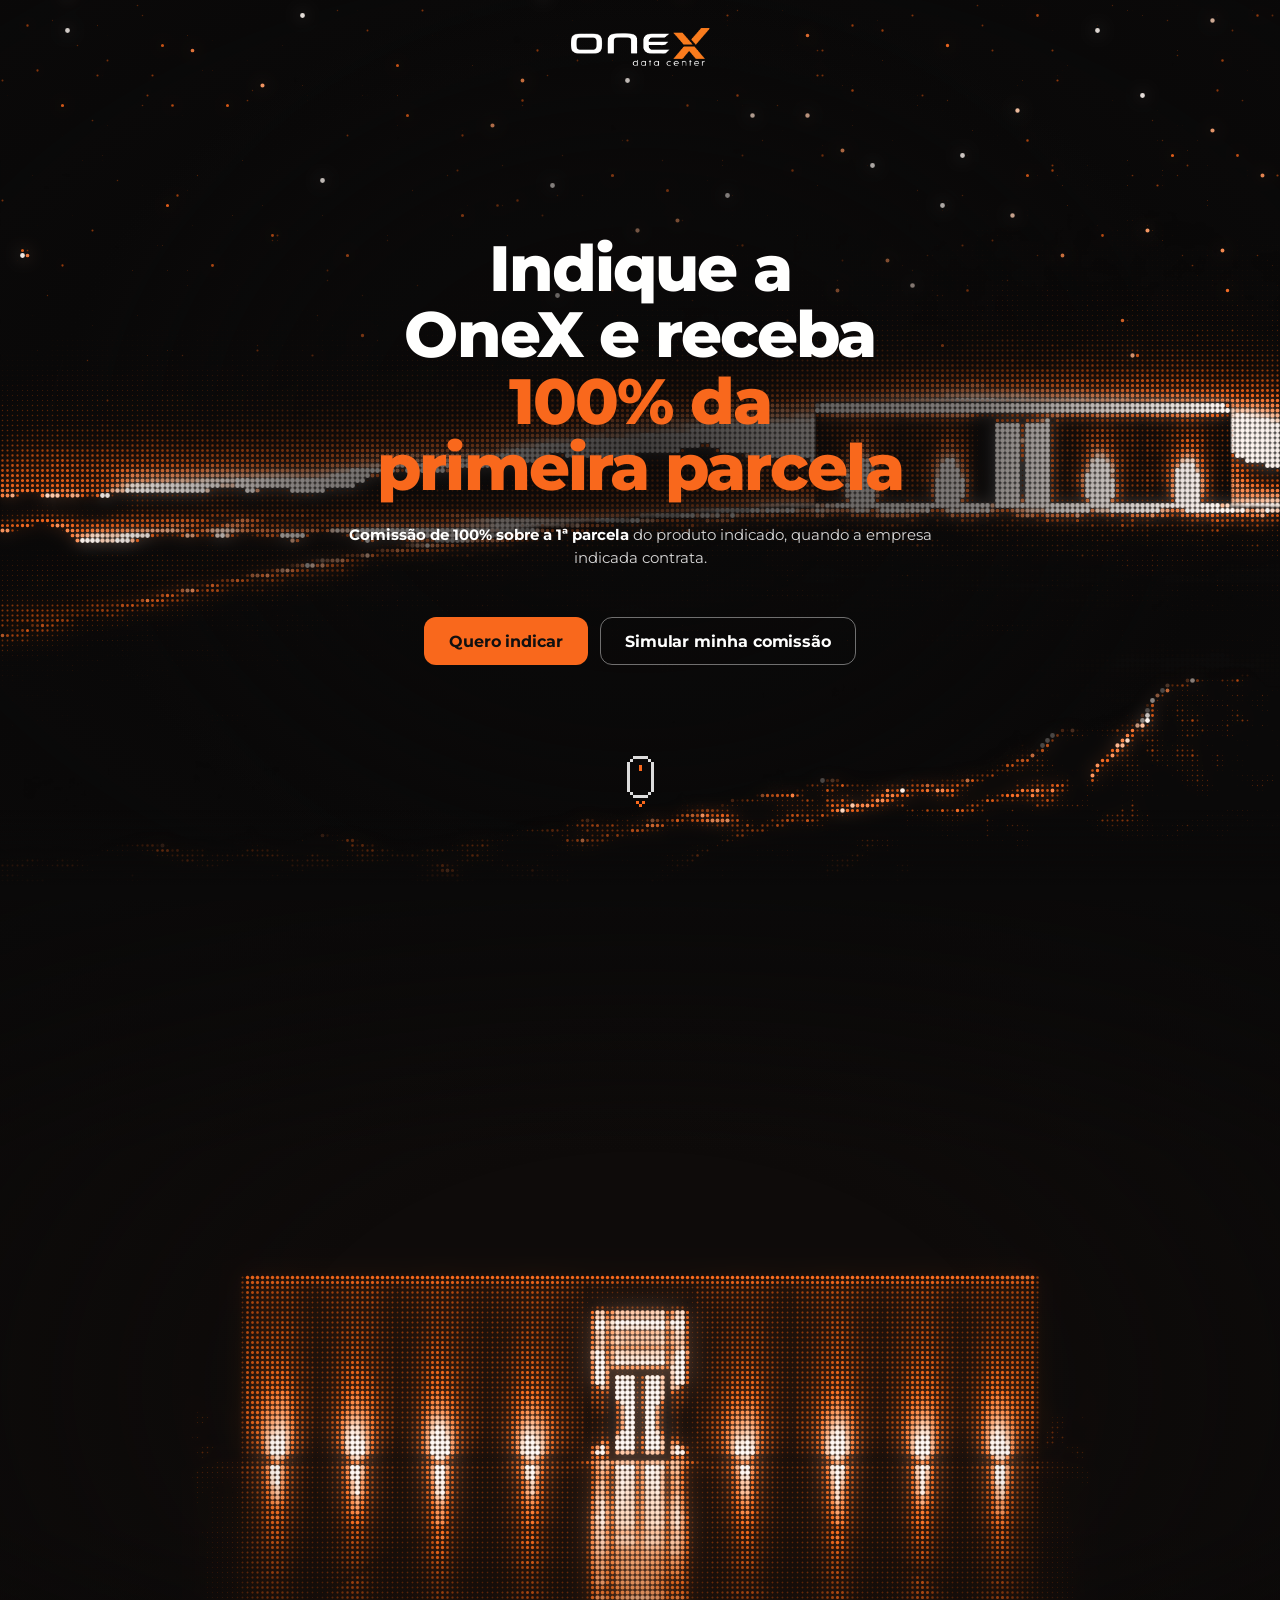
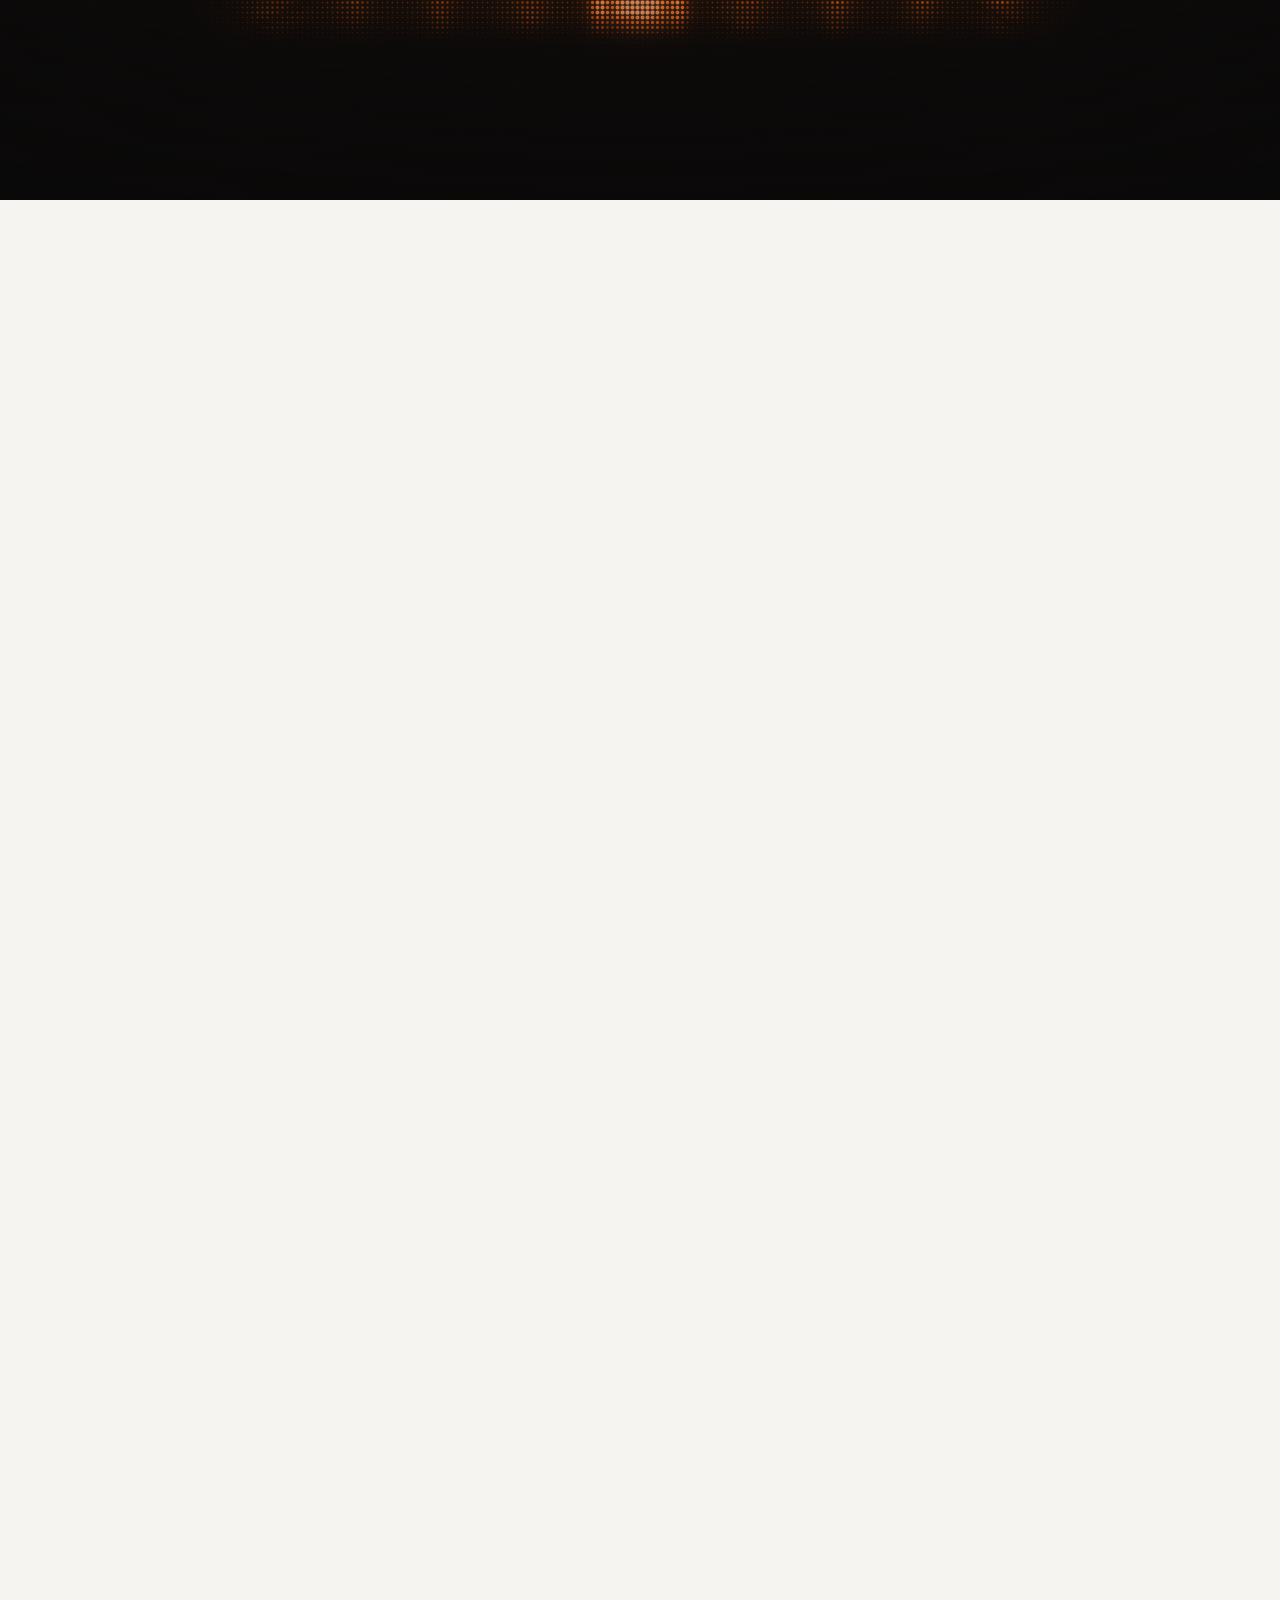
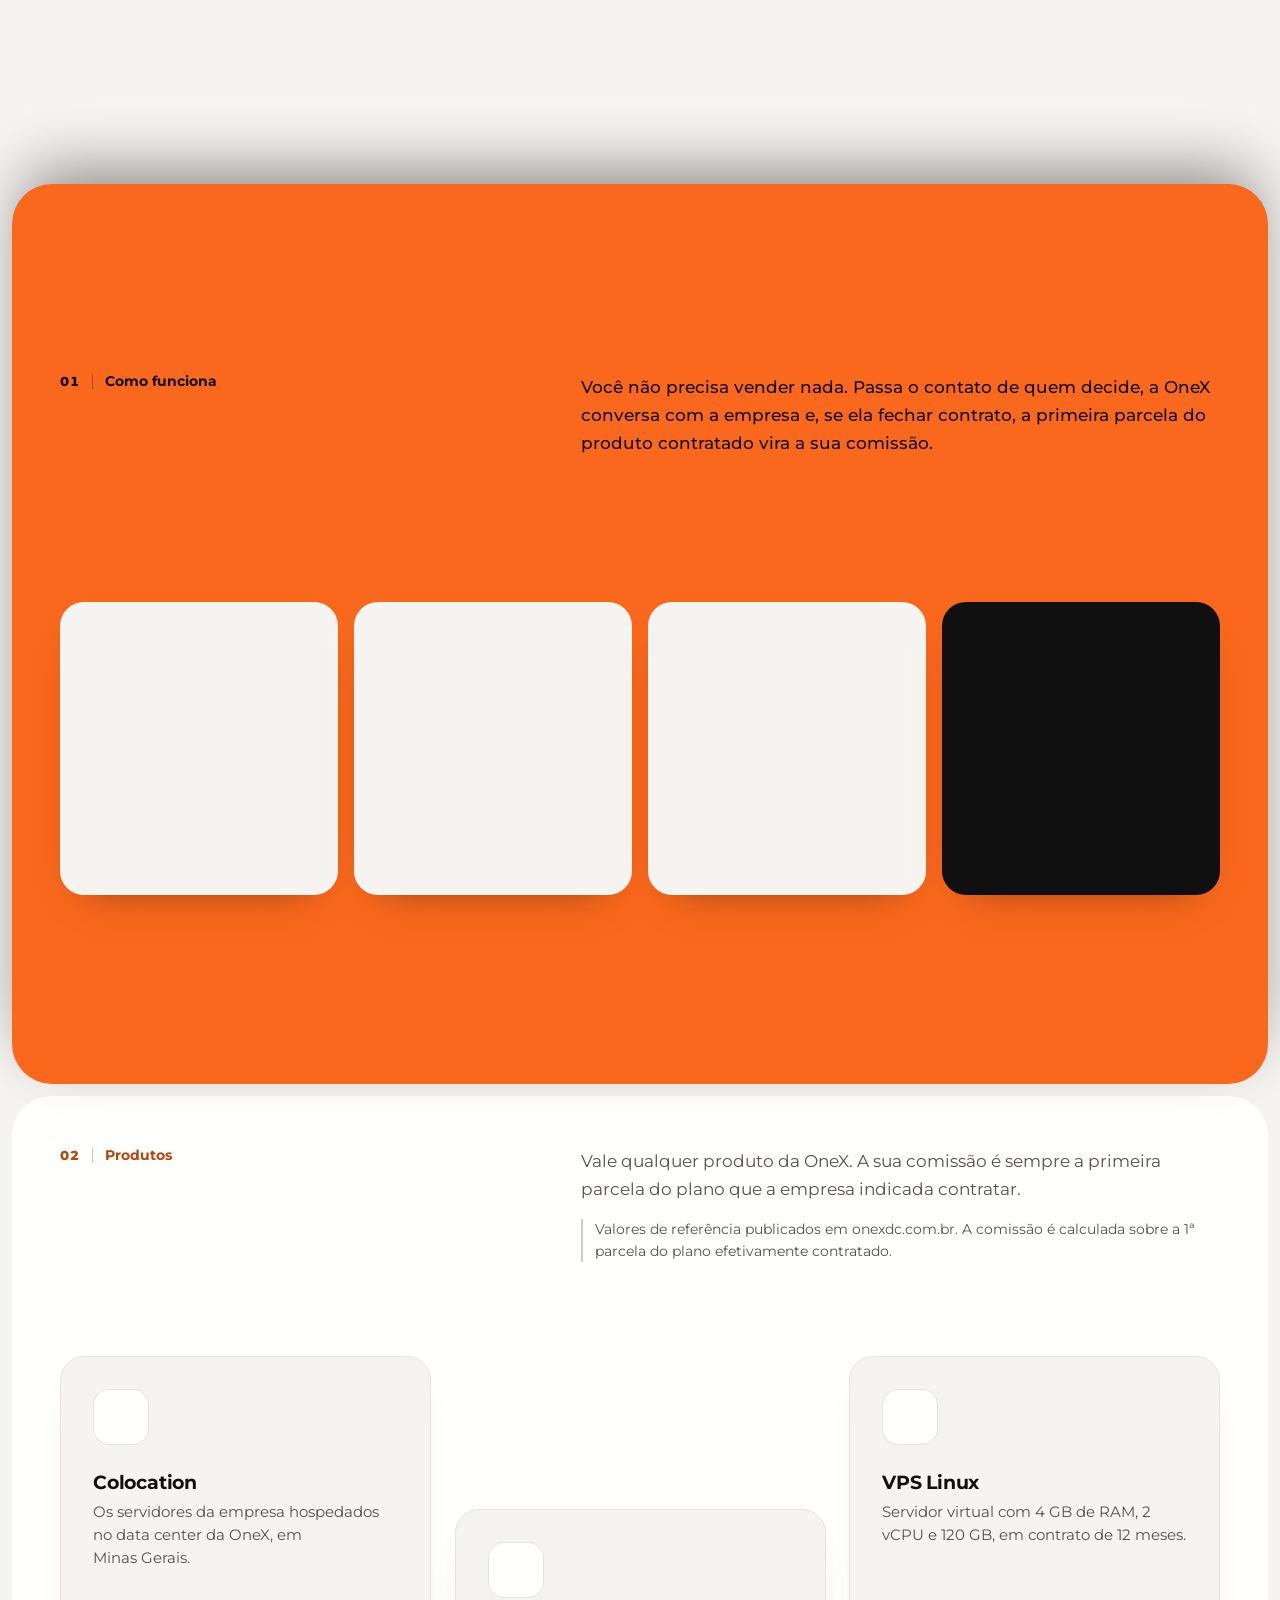
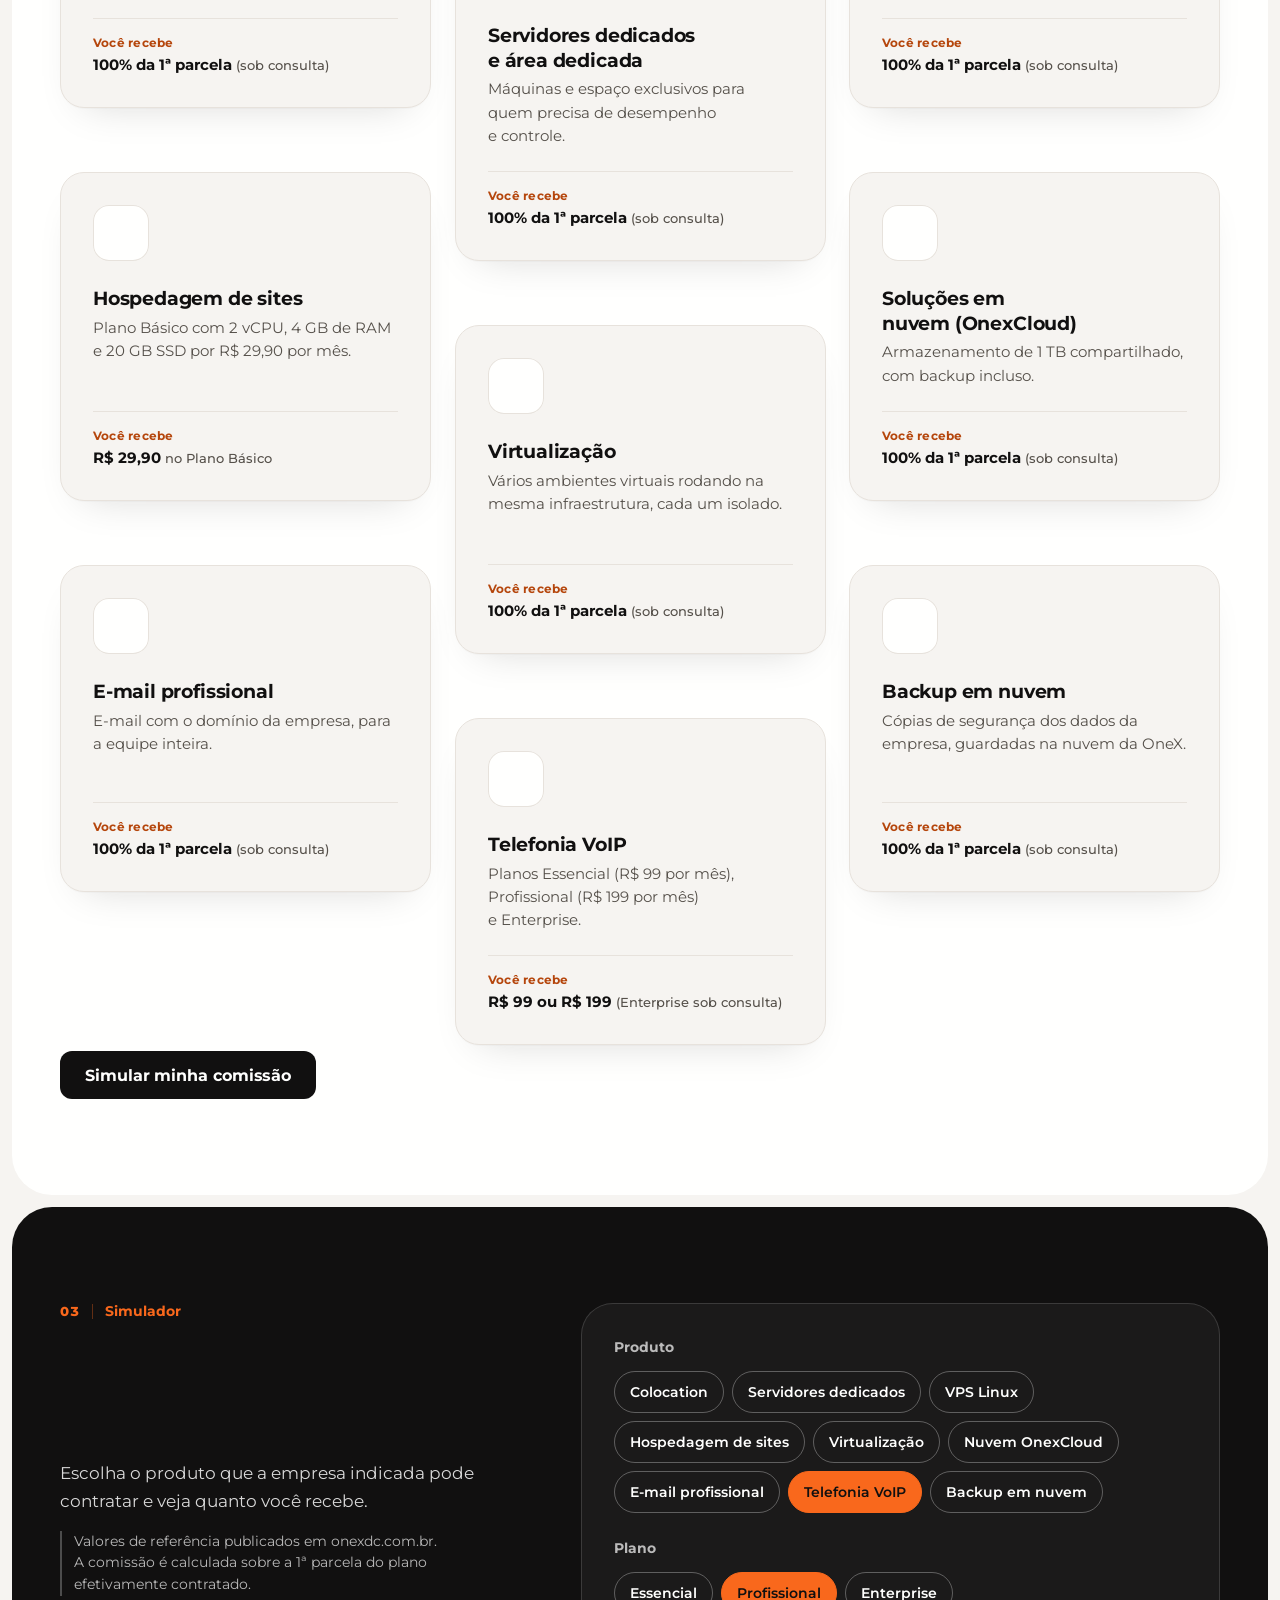
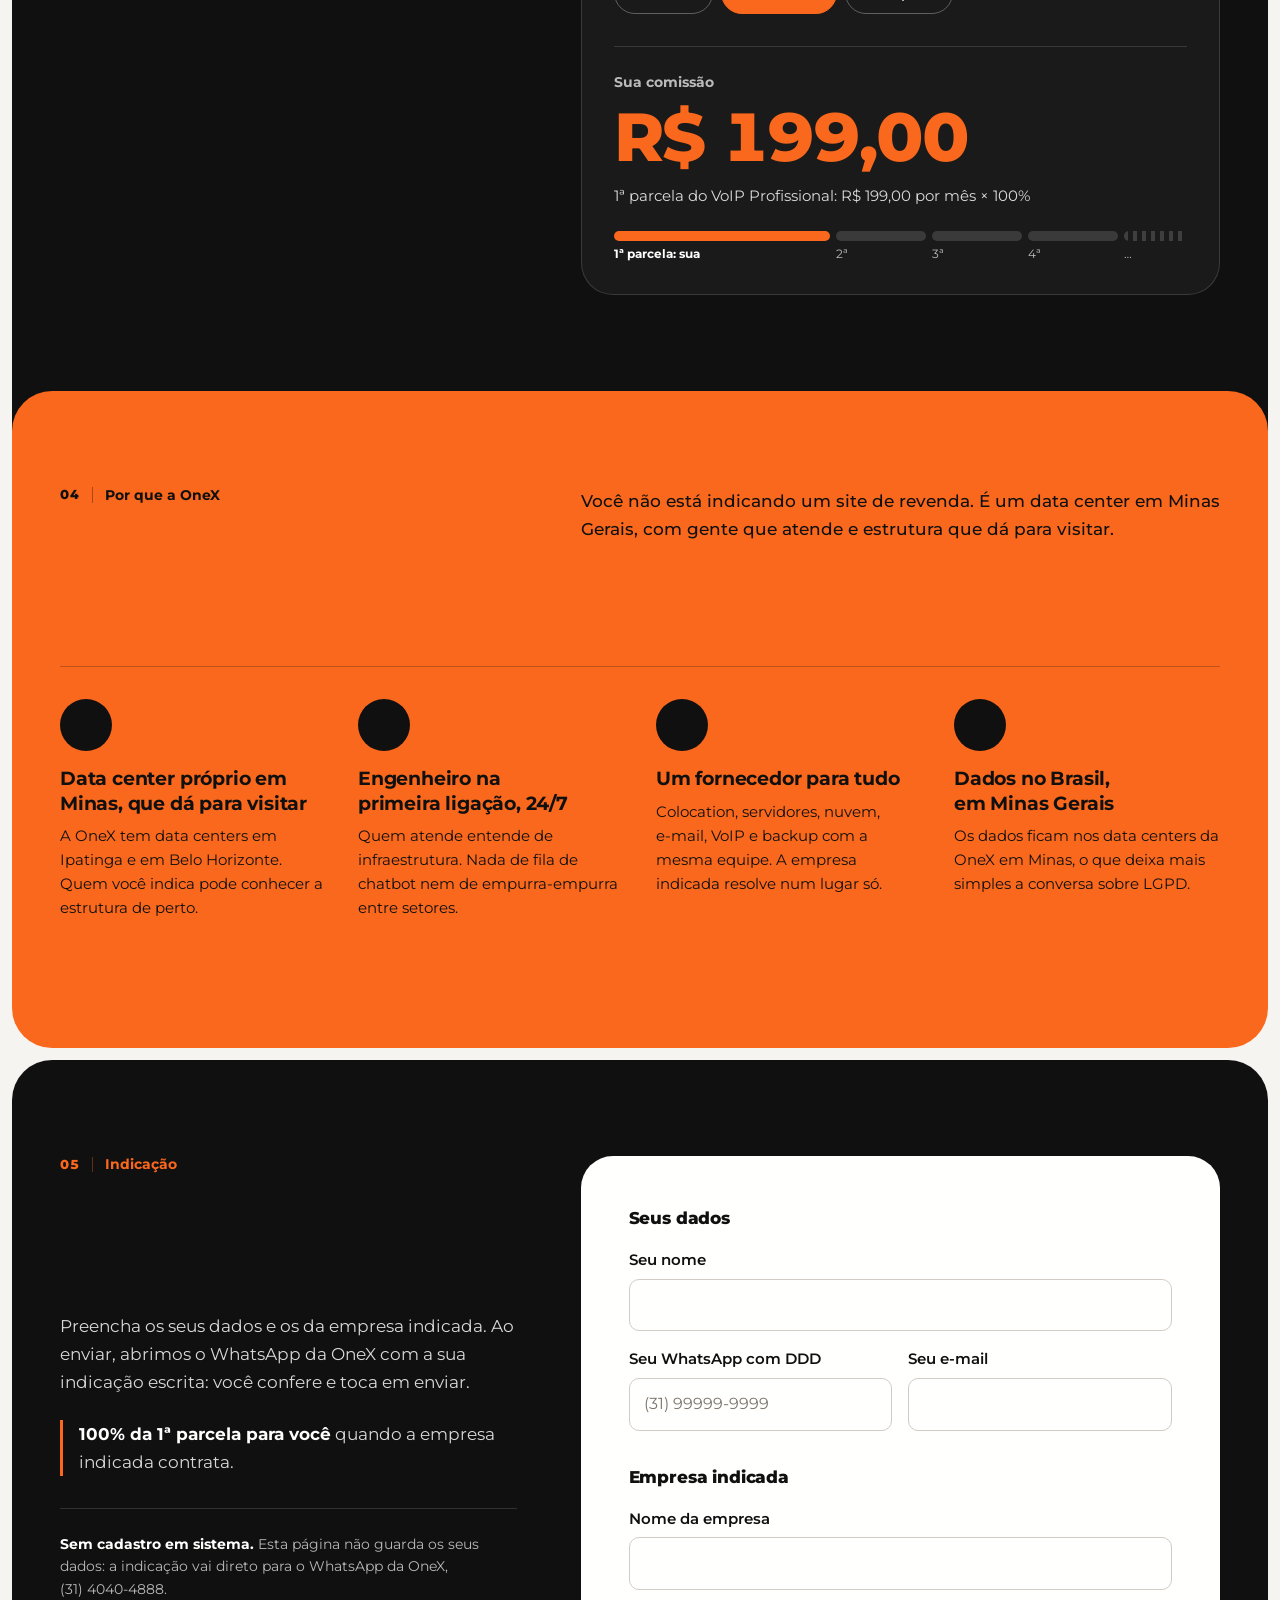
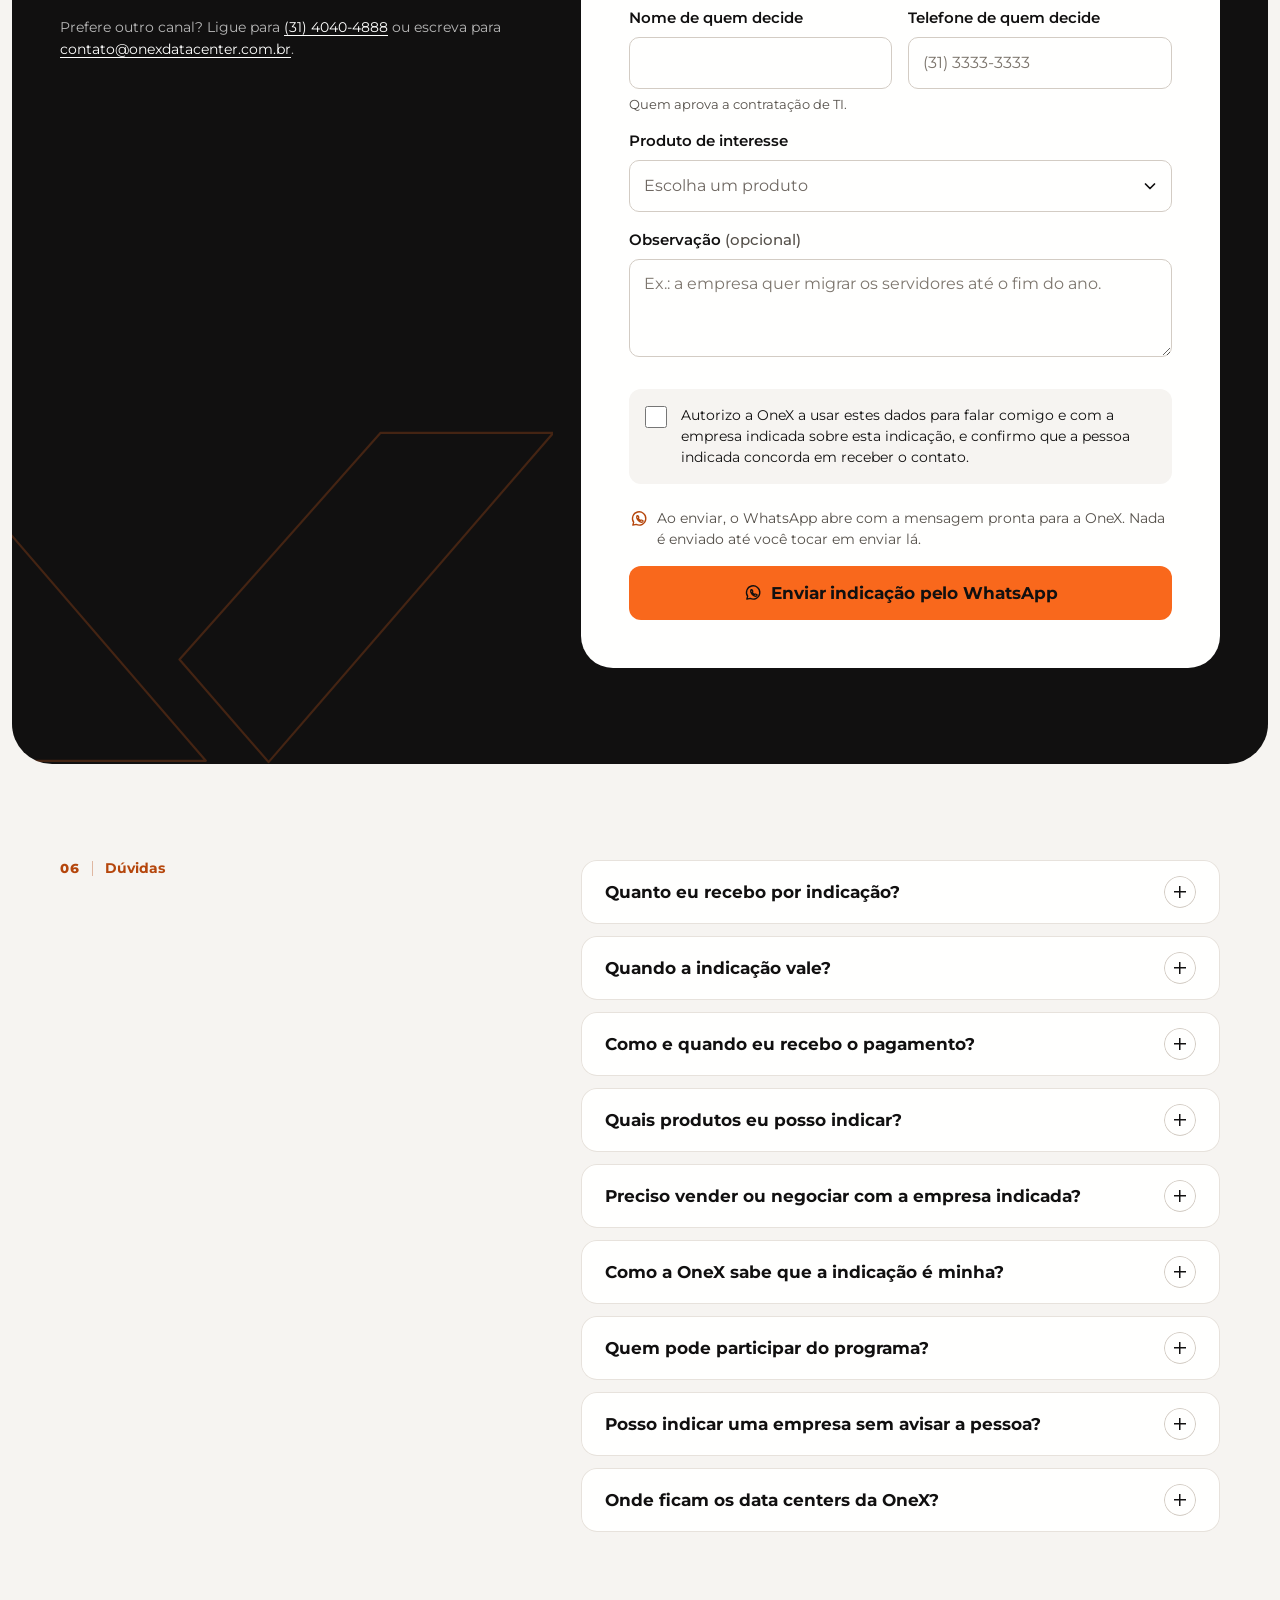
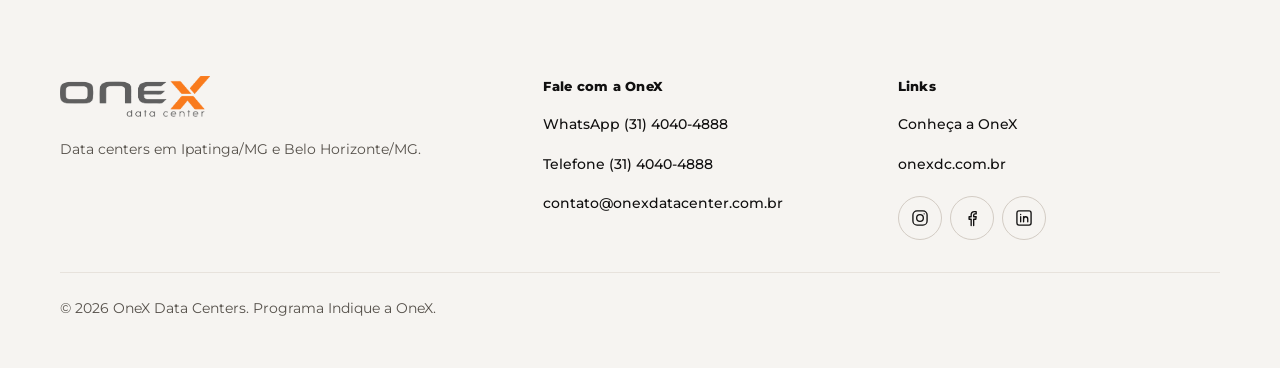
<file: index.html>
<!doctype html>
<html lang="pt-BR">
<head>
<meta charset="utf-8">
<meta name="viewport" content="width=device-width, initial-scale=1, viewport-fit=cover">
<title>Programa de indicação OneX Data Centers: 100% da 1ª parcela</title>
<meta name="description" content="Indique uma empresa para a OneX Data Centers e receba 100% da 1ª parcela do produto que ela contratar: colocation, nuvem, servidores, VoIP, backup e mais.">
<!-- Canonical provisório: confirmar o endereço final com a OneX (ver README) -->
<link rel="canonical" href="https://onexdc.com.br/indique/">
<meta name="robots" content="index, follow, max-image-preview:large">
<meta name="theme-color" content="#111010">
<meta name="color-scheme" content="light">
<meta property="og:locale" content="pt_BR">
<meta property="og:type" content="website">
<meta property="og:site_name" content="OneX Data Centers">
<meta property="og:title" content="Indique a OneX e receba 100% da primeira parcela">
<meta property="og:description" content="Conhece uma empresa que precisa de data center, nuvem, servidores ou telefonia? Indique a OneX. Quando ela contrata, a 1ª parcela do produto é sua.">
<meta property="og:url" content="https://onexdc.com.br/indique/">
<meta property="og:image" content="https://onexdc.com.br/indique/assets/img/og-indique.jpg">
<meta property="og:image:width" content="1200">
<meta property="og:image:height" content="630">
<meta property="og:image:alt" content="Indique a OneX: 100% da 1ª parcela para quem indica. Logo da OneX Data Center e o X da marca desenhado em pontos laranja sobre fundo preto.">
<meta name="twitter:card" content="summary_large_image">
<meta name="twitter:title" content="Indique a OneX e receba 100% da primeira parcela">
<meta name="twitter:description" content="Indique uma empresa para a OneX Data Centers. Quando ela contrata, você recebe 100% da 1ª parcela do produto contratado.">
<meta name="twitter:image" content="https://onexdc.com.br/indique/assets/img/og-indique.jpg">
<link rel="icon" href="assets/img/favicon-32.png" sizes="32x32" type="image/png">
<link rel="apple-touch-icon" href="assets/img/apple-touch-icon.png" sizes="180x180">
<link rel="preconnect" href="https://fonts.googleapis.com">
<link rel="preconnect" href="https://fonts.gstatic.com" crossorigin>
<!-- Montserrat sem bloquear a primeira pintura (display=swap; a reserva com size-adjust segura o layout) -->
<link rel="stylesheet" href="https://fonts.googleapis.com/css2?family=Montserrat:wght@300..800&amp;display=swap" media="print" onload="this.media='all'">
<noscript><link rel="stylesheet" href="https://fonts.googleapis.com/css2?family=Montserrat:wght@300..800&amp;display=swap"></noscript>
<link rel="stylesheet" href="assets/css/indique.css">
<link rel="stylesheet" href="assets/css/parallax.css">
<!-- Intro: decidida antes da primeira pintura. Não roda com #âncora, aba oculta, página já rolada, movimento reduzido
     ou se já foi vista nesta sessão. ?intro=1 força (revisão), ?intro=0 pula e ?fx=0 entrega a composição estática. -->
<script>(function(){var d=document.documentElement;d.classList.add("js");try{var q=location.search;if(/[?&]fx=0\b/.test(q)){d.classList.add("fx-0");return}d.classList.add("parallax-on");var rm=matchMedia("(prefers-reduced-motion: reduce)").matches;if(!rm&&"IntersectionObserver"in window&&"WebGLRenderingContext"in window)d.classList.add("visita-on");if(/[?&]intro=0\b/.test(q)||rm)return;if(!/[?&]intro=1\b/.test(q)&&(location.hash||document.hidden||window.pageYOffset>4||sessionStorage.getItem("onex-indique-intro")==="1"))return;d.classList.add("intro-ativa")}catch(e){}})();</script>
<script src="assets/js/intro.js" defer onerror="document.documentElement.classList.remove('intro-ativa')"></script>
<script src="assets/js/indique.js" defer></script>
<script src="assets/js/parallax.js" defer onerror="document.documentElement.classList.remove('parallax-on')"></script>
<script src="assets/js/parallax-secoes.js" defer></script>
<script src="assets/js/visita.js" defer onerror="document.documentElement.classList.remove('visita-on')"></script>
<script type="application/ld+json">
{
  "@context": "https://schema.org",
  "@graph": [
    {
      "@type": "Organization",
      "@id": "https://onexdc.com.br/#organizacao",
      "name": "OneX Data Centers",
      "alternateName": "OneX Data Center",
      "url": "https://onexdc.com.br/",
      "logo": "https://onexdc.com.br/indique/assets/img/logo-onex-cinza.webp",
      "email": "contato@onexdatacenter.com.br",
      "telephone": "+55 31 4040-4888",
      "contactPoint": [{
        "@type": "ContactPoint",
        "telephone": "+55 31 4040-4888",
        "email": "contato@onexdatacenter.com.br",
        "contactType": "customer service",
        "areaServed": "BR",
        "availableLanguage": "Portuguese"
      }],
      "location": [
        { "@type": "Place", "name": "Data center OneX em Ipatinga", "address": { "@type": "PostalAddress", "addressLocality": "Ipatinga", "addressRegion": "MG", "addressCountry": "BR" } },
        { "@type": "Place", "name": "Data center OneX em Belo Horizonte", "address": { "@type": "PostalAddress", "addressLocality": "Belo Horizonte", "addressRegion": "MG", "addressCountry": "BR" } }
      ],
      "sameAs": [
        "https://www.instagram.com/onexdc/",
        "https://www.facebook.com/onexdcenter/",
        "https://www.linkedin.com/company/onex-dc/"
      ]
    },
    {
      "@type": "WebPage",
      "@id": "https://onexdc.com.br/indique/#pagina",
      "url": "https://onexdc.com.br/indique/",
      "name": "Programa de indicação OneX Data Centers: 100% da 1ª parcela",
      "description": "Indique uma empresa para a OneX Data Centers e receba 100% da 1ª parcela do produto que ela contratar: colocation, nuvem, servidores, VoIP, backup e mais.",
      "inLanguage": "pt-BR",
      "isPartOf": { "@type": "WebSite", "name": "OneX Data Centers", "url": "https://onexdc.com.br/" },
      "publisher": { "@id": "https://onexdc.com.br/#organizacao" },
      "about": { "@id": "https://onexdc.com.br/#organizacao" },
      "breadcrumb": { "@id": "https://onexdc.com.br/indique/#trilha" },
      "primaryImageOfPage": { "@type": "ImageObject", "url": "https://onexdc.com.br/indique/assets/img/og-indique.jpg", "width": 1200, "height": 630 }
    },
    {
      "@type": "BreadcrumbList",
      "@id": "https://onexdc.com.br/indique/#trilha",
      "itemListElement": [
        { "@type": "ListItem", "position": 1, "name": "OneX Data Centers", "item": "https://onexdc.com.br/" },
        { "@type": "ListItem", "position": 2, "name": "Indique a OneX", "item": "https://onexdc.com.br/indique/" }
      ]
    },
    {
      "@type": "HowTo",
      "@id": "https://onexdc.com.br/indique/#como-funciona",
      "name": "Como indicar uma empresa para a OneX e receber 100% da 1ª parcela",
      "description": "Quem indica recebe 100% da primeira parcela do produto que a empresa indicada contratar.",
      "step": [
        { "@type": "HowToStep", "position": 1, "name": "Você indica", "text": "Envie pelo formulário da página os seus dados, o nome da empresa e o contato de quem decide a contratação.", "url": "https://onexdc.com.br/indique/#indicar" },
        { "@type": "HowToStep", "position": 2, "name": "A OneX conversa com a empresa indicada", "text": "A equipe da OneX entra em contato, entende o que a empresa precisa e apresenta a proposta." },
        { "@type": "HowToStep", "position": 3, "name": "A empresa contrata", "text": "A comissão vale quando a empresa indicada fecha contrato de um produto da OneX." },
        { "@type": "HowToStep", "position": 4, "name": "Você recebe 100% da 1ª parcela", "text": "O valor da sua comissão é igual à primeira parcela do produto que a empresa contratou." }
      ]
    },
    {
      "@type": "FAQPage",
      "@id": "https://onexdc.com.br/indique/#perguntas",
      "mainEntity": [
        { "@type": "Question", "name": "Quanto eu recebo por indicação?", "acceptedAnswer": { "@type": "Answer", "text": "Você recebe 100% do valor da primeira parcela do produto que a empresa indicada contratar. Exemplo: se ela contratar a Telefonia VoIP Profissional, de R$ 199 por mês, sua comissão é de R$ 199." } },
        { "@type": "Question", "name": "Quando a indicação vale?", "acceptedAnswer": { "@type": "Answer", "text": "A comissão vale quando a empresa indicada fecha contrato com a OneX. Se a empresa não contratar, não há comissão." } },
        { "@type": "Question", "name": "Como e quando eu recebo o pagamento?", "acceptedAnswer": { "@type": "Answer", "text": "A equipe da OneX informa o prazo e a forma de pagamento quando confirma a sua indicação. As regras completas do programa são passadas nesse contato." } },
        { "@type": "Question", "name": "Quais produtos eu posso indicar?", "acceptedAnswer": { "@type": "Answer", "text": "Todos os produtos da OneX: colocation, servidores dedicados e área dedicada, VPS Linux, hospedagem de sites, virtualização, soluções em nuvem (OnexCloud), e-mail profissional, telefonia VoIP e backup em nuvem." } },
        { "@type": "Question", "name": "Preciso vender ou negociar com a empresa indicada?", "acceptedAnswer": { "@type": "Answer", "text": "Não. Você passa o contato de quem decide e a equipe da OneX conversa com a empresa, entende a necessidade e apresenta a proposta." } },
        { "@type": "Question", "name": "Como a OneX sabe que a indicação é minha?", "acceptedAnswer": { "@type": "Answer", "text": "A indicação chega ao WhatsApp da OneX com o seu nome e o seu contato junto dos dados da empresa indicada. Guarde a conversa: ela é o registro da sua indicação." } },
        { "@type": "Question", "name": "Quem pode participar do programa?", "acceptedAnswer": { "@type": "Answer", "text": "A equipe da OneX confirma as condições de participação quando recebe a sua indicação. Para tirar a dúvida antes, fale com a OneX pelo WhatsApp (31) 4040-4888." } },
        { "@type": "Question", "name": "Posso indicar uma empresa sem avisar a pessoa?", "acceptedAnswer": { "@type": "Answer", "text": "O ideal é avisar antes. Indique quem você conhece e concorda em receber o contato da OneX: isso respeita a LGPD e deixa a primeira conversa mais fácil." } },
        { "@type": "Question", "name": "Onde ficam os data centers da OneX?", "acceptedAnswer": { "@type": "Answer", "text": "Em Minas Gerais, em Ipatinga e em Belo Horizonte. A empresa indicada pode agendar uma visita para conhecer a estrutura." } }
      ]
    }
  ]
}
</script>
</head>
<body>
<svg class="sprite" aria-hidden="true" focusable="false">
  <!-- O X da OneX em três peças, medidas no alfa do PNG oficial (viewBox 0 0 541 458). Uso: marcas e marca-d'água em
       traço. Onde o X aparece inteiro, a arte oficial (assets/img/onex-x.webp) entra por cima. -->
  <symbol id="x-pecas" viewBox="-4 -4 550 466">
    <path pathLength="1" d="M1.5 69 L134.5 69 L284.5 243 L151.5 243 Z"/>
    <path pathLength="1" d="M414 0 L542 0 L331 244 L265 168 Z"/>
    <path pathLength="1" d="M156.6 273 L309.5 273 L465 458 L335 458 L233 339 L132 458 L0 458 Z"/>
  </symbol>
  <symbol id="i-whatsapp" viewBox="0 0 24 24"><path d="M4.6 19.4l1-3.5a8 8 0 1 1 3 2.6z"/><path d="M9.3 8.6c.2-.5.6-.5.9-.5h.4c.2 0 .4.1.5.4l.6 1.5c.1.2 0 .5-.1.6l-.5.6c.6 1.1 1.5 2 2.6 2.6l.6-.5c.2-.1.4-.2.6-.1l1.5.6c.3.1.4.3.4.5v.4c0 .3-.1.7-.5.9-.6.4-1.6.5-2.9-.1-1.6-.7-3-2.1-3.7-3.7-.6-1.3-.5-2.3-.1-2.9z"/></symbol>
  <symbol id="i-seta" viewBox="0 0 24 24"><path d="M5 12h13M13 7l5 5-5 5"/></symbol>
</svg>
<a class="pular" href="#conteudo">Pular para o conteúdo</a>

<!-- Cabeçalho flutuante: transparente sobre o hero; depois da rolagem vira uma barra arredondada no tom do que passa por
     baixo. O logo é o oficial, recortado em duas partes (nome e X) só para entrar em partes depois da intro; o X fica
     sempre laranja (o do logo oficial), nos dois tons. -->
<!-- O cabeçalho é só a marca da OneX, no meio da tela (sem links, botão nem barra) -->
<header class="topo topo--so-marca" data-topo data-tom="escuro">
  <div class="topo__barra">
    <a class="topo__marca" href="#topo" aria-label="OneX Data Center, voltar ao início">
      <span class="logo" aria-hidden="true">
        <span class="logo__parte logo__parte--nome"><img class="logo__img logo__img--branco" src="assets/img/logo-onex-branco.webp" alt="" width="866" height="250"><img class="logo__img logo__img--cinza" src="assets/img/logo-onex-cinza.webp" alt="" width="866" height="250"></span>
        <span class="logo__parte logo__parte--x"><img class="logo__img logo__img--cinza" src="assets/img/logo-onex-cinza.webp" alt="" width="866" height="250"></span>
      </span>
    </a>
  </div>
</header>

<main id="conteudo" tabindex="-1">
  <span id="topo" class="ancora-topo"></span>

  <!-- ===================== HERO: PARALLAX ===================== -->
  <!-- O "Parallax" do Osmo em pontos: as serras de Minas, a OneX no morro, o texto e as pedras da frente descem em
       velocidades diferentes ao rolar (assets/js/parallax.js; camadas geradas no Higgsfield, desenhadas com a mesma
       receita de pontos da visita). Sem JS ou com ?fx=0: o pôster em pontos atrás do texto. -->
  <section class="parallax parallax--tela" id="inicio" aria-labelledby="titulo" data-parallax data-escuro>
    <div class="parallax__moldura" aria-hidden="true" data-hero></div>
    <picture>
      <source media="(max-aspect-ratio: 9/10)" srcset="assets/img/parallax/poster-retrato.webp" width="780" height="1688">
      <img class="parallax__poster" src="assets/img/parallax/poster.webp" alt="" width="1600" height="900" fetchpriority="high" decoding="async">
    </picture>
    <canvas class="parallax__camada" data-camada="serra" aria-hidden="true"></canvas>
    <canvas class="parallax__camada" data-camada="onex" aria-hidden="true"></canvas>
    <div class="parallax__veu" aria-hidden="true"></div>
    <div class="parallax__texto" data-camada="texto">
      <h1 id="titulo"><span class="h1__a">Indique a OneX e receba</span> <span class="h1__b">100% da primeira parcela</span></h1>
      <p class="hero__condicao"><strong>Comissão de 100% sobre a 1ª parcela</strong> do produto indicado, quando a empresa indicada contrata.</p>
      <div class="hero__acoes">
        <a class="botao" href="#indicar" data-cta-hero>Quero indicar</a>
        <a class="botao botao--contorno" href="#simulador">Simular minha comissão</a>
      </div>
    </div>
    <canvas class="parallax__camada" data-camada="frente" aria-hidden="true"></canvas>
    <div class="parallax__esfuma" aria-hidden="true"></div>
    <!-- "role para baixo": um mouse em pixels (1 unidade = 1 pixel) com a rodinha descendo, no meio da base -->
    <svg class="parallax__mouse" viewBox="0 0 9 18" aria-hidden="true" focusable="false">
      <path class="parallax__mouse-corpo" d="M2 0h5v1H2zM1 1h1v1H1zM7 1h1v1H7zM0 2h1v10H0zM8 2h1v10H8zM1 12h1v1H1zM7 12h1v1H7zM2 13h5v1H2z"/>
      <rect class="parallax__mouse-roda" x="4" y="3" width="1" height="2"/>
      <path class="parallax__mouse-seta" d="M3 15h1v1H3zM5 15h1v1H5zM4 16h1v1H4z"/>
    </svg>
  </section>

  <!-- ===================== VISITA À ONEX (depois do parallax) ===================== -->
  <!-- A rolagem leva a pessoa para dentro da OneX: fachada → corredor → rack (data-visita-cenas="0,1,2"). Cada parada
       mostra produtos que dá para indicar. As cenas são fotos ilustrativas geradas no Higgsfield, desenhadas em pontos
       por assets/js/visita.js (efeito "Sunset" do editor ASCII do 21st.dev, refeito em WebGL).
       No rack, os servidores vêm para perto e o cartão laranja de "Como funciona" sobe por cima do palco
       (data-visita-sobe; o palco vira caixa enquanto isso). Rede, storage e telefonia ficam nos cartões de "Produtos".
       Sem JS, com movimento reduzido ou ?fx=0: a fachada em pontos (imagem) fica atrás do texto e as paradas viram
       cartões, cada um com a sua cena em pontos. -->
  <section class="visita visita--espalhada visita--sobe" id="visita" style="--visita-trechos: 3.1364" aria-labelledby="h-visita" data-visita data-visita-continua data-visita-espalha data-visita-cenas="0,1,2" data-visita-sobe data-escuro>
    <div class="visita__palco" data-visita-palco>
      <div class="visita__moldura" aria-hidden="true"></div>
      <div class="visita__arte" aria-hidden="true" data-visita-arte>
        <picture>
          <source media="(max-aspect-ratio: 9/10)" srcset="assets/img/visita/pontos-0-retrato.webp" width="780" height="1688">
          <img class="visita__poster" src="assets/img/visita/pontos-0.webp" alt="" width="1600" height="900" loading="lazy" decoding="async">
        </picture>
        <canvas class="visita__tela" data-visita-tela></canvas>
      </div>

      <div class="visita__coluna">
        <div class="visita__abertura" data-parada="0">
          <p class="hero__olho" data-vel="0.3"><svg class="mini-x" viewBox="-4 -4 550 466" aria-hidden="true" focusable="false"><use href="#x-pecas"/></svg>Uma visita à OneX</p>
          <h2 class="visita__chamada" data-vel="0.3" id="h-visita">Entre no data center e veja <span>o que dá para indicar</span></h2>
          <p class="hero__sub" data-vel="0.12">Cada parada mostra produtos que a empresa indicada pode contratar e quanto você recebe quando ela fecha.</p>
          <p class="visita__dica" aria-hidden="true" data-vel="0.22"><span></span>Role para entrar na OneX</p>
        </div>
        <ol class="visita__paradas">
          <li class="parada" data-parada="1">
            <img class="parada__cena" src="assets/img/visita/pontos-1.webp" alt="" width="800" height="450" loading="lazy" decoding="async">
            <p class="indice" aria-hidden="true" data-vel="0.32"><span>01</span>O corredor</p>
            <h3 class="parada__titulo" data-vel="0.32">Colocation e área dedicada</h3>
            <ul class="parada__itens" data-vel="0.12">
              <li><strong>Colocation</strong> Os servidores da empresa hospedados no data center da OneX, em Minas Gerais.</li>
              <li><strong>Área dedicada</strong> Um espaço só da empresa dentro do data center.</li>
            </ul>
            <p class="parada__ganho" data-vel="0.26">Você recebe <strong>100% da 1ª parcela</strong> <span>(sob consulta)</span></p>
          </li>
          <li class="parada" data-parada="2">
            <img class="parada__cena" src="assets/img/visita/pontos-2.webp" alt="" width="800" height="450" loading="lazy" decoding="async">
            <p class="indice" aria-hidden="true" data-vel="0.32"><span>02</span>O rack</p>
            <h3 class="parada__titulo" data-vel="0.32">Servidores, VPS e virtualização</h3>
            <ul class="parada__itens" data-vel="0.12">
              <li><strong>Servidores dedicados</strong> Máquinas exclusivas para quem precisa de desempenho e controle.</li>
              <li><strong>VPS Linux</strong> 4 GB de RAM, 2 vCPU e 120 GB, em contrato de 12 meses.</li>
              <li><strong>Virtualização</strong> Vários ambientes virtuais na mesma infraestrutura, cada um isolado.</li>
            </ul>
            <p class="parada__ganho" data-vel="0.26">Você recebe <strong>100% da 1ª parcela</strong> <span>(sob consulta)</span></p>
          </li>
        </ol>
      </div>
    </div>
  </section>

  <!-- ===================== COMO FUNCIONA ===================== -->
  <!-- Cartão laranja que sobe por cima da visita (o fim dela); cada passo é um cartão com o ícone da etapa -->
  <section class="caixa caixa--laranja secao como" id="como-funciona" aria-labelledby="h-como">
    <div class="editorial">
      <div class="editorial__titulo">
        <p class="indice" aria-hidden="true"><span>01</span>Como funciona</p>
        <h2 id="h-como" data-revela>Quatro passos entre a sua indicação e a sua comissão</h2>
      </div>
      <div class="editorial__corpo">
        <p>Você não precisa vender nada. Passa o contato de quem decide, a OneX conversa com a empresa e, se ela fechar contrato, a primeira parcela do produto contratado vira a sua comissão.</p>
      </div>
    </div>
    <ol class="passos" data-passos>
      <li class="passo">
        <span class="passo__no" aria-hidden="true"><svg class="passo__ico" viewBox="0 0 24 24" focusable="false"><path d="M20.5 3.5 10.75 13.25"/><path d="M20.5 3.5l-6.25 17-3.5-7.25L3.5 9.75z"/></svg></span>
        <h3 class="passo__titulo">Você indica</h3>
        <p>Envie pelo formulário os seus dados, o nome da empresa e o contato de quem decide a contratação.</p>
      </li>
      <li class="passo">
        <span class="passo__no" aria-hidden="true"><svg class="passo__ico" viewBox="0 0 24 24" focusable="false"><path d="M4.5 4.5h10a1.5 1.5 0 0 1 1.5 1.5v6a1.5 1.5 0 0 1-1.5 1.5H9.5l-3.5 3v-3H4.5A1.5 1.5 0 0 1 3 12V6a1.5 1.5 0 0 1 1.5-1.5z"/><path d="M16 8.5h3.5A1.5 1.5 0 0 1 21 10v6a1.5 1.5 0 0 1-1.5 1.5H18v3l-3.5-3h-4a1.5 1.5 0 0 1-1.5-1.5v-1"/></svg></span>
        <h3 class="passo__titulo">A OneX conversa com a empresa indicada</h3>
        <p>A equipe da OneX entra em contato, entende o que a empresa precisa e apresenta a proposta.</p>
      </li>
      <li class="passo">
        <span class="passo__no" aria-hidden="true"><svg class="passo__ico" viewBox="0 0 24 24" focusable="false"><path d="M13.5 3H6.5A1.5 1.5 0 0 0 5 4.5v15A1.5 1.5 0 0 0 6.5 21h11a1.5 1.5 0 0 0 1.5-1.5V8.5z"/><path d="M13.5 3v5.5H19"/><path d="M8.75 14.25l2.25 2.25 4.25-4.5"/></svg></span>
        <h3 class="passo__titulo">A empresa contrata</h3>
        <p>A comissão vale quando a empresa indicada fecha contrato de um produto da OneX.</p>
      </li>
      <li class="passo passo--comissao">
        <span class="passo__no" aria-hidden="true"><svg class="passo__ico" viewBox="0 0 24 24" focusable="false"><rect x="2.5" y="6" width="19" height="12" rx="2"/><circle cx="12" cy="12" r="2.75"/><path d="M6.25 9.75v4.5M17.75 9.75v4.5"/></svg></span>
        <h3 class="passo__titulo">Você recebe 100% da 1ª parcela</h3>
        <p>O valor da sua comissão é igual à primeira parcela do produto que a empresa contratou.</p>
      </li>
    </ol>
  </section>

  <!-- ===================== PRODUTOS ===================== -->
  <section class="caixa caixa--branca secao secao--paralaxe" id="produtos" aria-labelledby="h-produtos">
    <div class="editorial" data-paralaxe="0.05">
      <div class="editorial__titulo">
        <p class="indice" aria-hidden="true"><span>02</span>Produtos</p>
        <h2 id="h-produtos" data-revela>O que você pode indicar</h2>
      </div>
      <div class="editorial__corpo">
        <p>Vale qualquer produto da OneX. A sua comissão é sempre a primeira parcela do plano que a empresa indicada contratar.</p>
        <p class="nota">Valores de referência publicados em onexdc.com.br. A comissão é calculada sobre a 1ª parcela do plano efetivamente contratado.</p>
      </div>
    </div>

    <ul class="produtos produtos--cartoes" data-produtos data-paralaxe-colunas="0.07,-0.1,0.07">
      <li class="produto">
        <svg class="ico ico--rack" viewBox="0 0 24 24" aria-hidden="true" focusable="false">
          <path class="t" pathLength="1" d="M7 2.75h10c.97 0 1.75.78 1.75 1.75v15c0 .97-.78 1.75-1.75 1.75H7c-.97 0-1.75-.78-1.75-1.75v-15c0-.97.78-1.75 1.75-1.75z"/>
          <g class="u" style="--i:0"><path d="M8.25 5.5h7.5v3h-7.5z"/><path class="led" d="M13.9 7h.01"/></g>
          <g class="u" style="--i:1"><path d="M8.25 10.5h7.5v3h-7.5z"/><path class="led" d="M13.9 12h.01"/></g>
          <g class="u" style="--i:2"><path d="M8.25 15.5h7.5v3h-7.5z"/><path class="led" d="M13.9 17h.01"/></g>
        </svg>
        <h3>Colocation</h3>
        <p>Os servidores da empresa hospedados no data center da OneX, em Minas Gerais.</p>
        <p class="produto__ganho"><span>Você recebe</span> 100% da 1ª parcela <small>(sob consulta)</small></p>
      </li>
      <li class="produto">
        <svg class="ico ico--servidor" viewBox="0 0 24 24" aria-hidden="true" focusable="false">
          <path class="t" pathLength="1" d="M5.5 4h13c.83 0 1.5.67 1.5 1.5v4c0 .83-.67 1.5-1.5 1.5h-13C4.67 11 4 10.33 4 9.5v-4C4 4.67 4.67 4 5.5 4z"/>
          <path class="t" pathLength="1" style="--d:.1s" d="M5.5 13h13c.83 0 1.5.67 1.5 1.5v4c0 .83-.67 1.5-1.5 1.5h-13c-.83 0-1.5-.67-1.5-1.5v-4c0-.83.67-1.5 1.5-1.5z"/>
          <path class="t" pathLength="1" style="--d:.25s" d="M11 7.5h5.5M11 16.5h5.5"/>
          <path class="led" style="--i:0" d="M7.5 7.5h.01"/>
          <path class="led" style="--i:1" d="M7.5 16.5h.01"/>
        </svg>
        <h3>Servidores dedicados e área dedicada</h3>
        <p>Máquinas e espaço exclusivos para quem precisa de desempenho e controle.</p>
        <p class="produto__ganho"><span>Você recebe</span> 100% da 1ª parcela <small>(sob consulta)</small></p>
      </li>
      <li class="produto">
        <svg class="ico ico--vps" viewBox="0 0 24 24" aria-hidden="true" focusable="false">
          <path class="t" pathLength="1" d="M4.5 4.5h15c.83 0 1.5.67 1.5 1.5v12c0 .83-.67 1.5-1.5 1.5h-15C3.67 19.5 3 18.83 3 18V6c0-.83.67-1.5 1.5-1.5z"/>
          <path class="t" pathLength="1" style="--d:.15s" d="M3 8h18"/>
          <path class="t prompt" pathLength="1" style="--d:.4s" d="M6.5 11l2.5 2.25L6.5 15.5"/>
          <path class="cursor" d="M11.5 15.5h5"/>
        </svg>
        <h3>VPS Linux</h3>
        <p>Servidor virtual com 4 GB de RAM, 2 vCPU e 120 GB, em contrato de 12 meses.</p>
        <p class="produto__ganho"><span>Você recebe</span> 100% da 1ª parcela <small>(sob consulta)</small></p>
      </li>
      <li class="produto">
        <svg class="ico ico--site" viewBox="0 0 24 24" aria-hidden="true" focusable="false">
          <path class="t" pathLength="1" d="M4.5 4.5h15c.83 0 1.5.67 1.5 1.5v12c0 .83-.67 1.5-1.5 1.5h-15C3.67 19.5 3 18.83 3 18V6c0-.83.67-1.5 1.5-1.5z"/>
          <path class="t" pathLength="1" style="--d:.15s" d="M3 8h18"/>
          <path class="l" pathLength="1" style="--i:0" d="M6.5 11.5h6"/>
          <path class="l" pathLength="1" style="--i:1" d="M6.5 14h4"/>
          <path class="l" pathLength="1" style="--i:2" d="M6.5 16.5h5"/>
          <path class="bloco" d="M15 11.5h3v5h-3z"/>
        </svg>
        <h3>Hospedagem de sites</h3>
        <p>Plano Básico com 2 vCPU, 4 GB de RAM e 20 GB SSD por R$&nbsp;29,90 por mês.</p>
        <p class="produto__ganho"><span>Você recebe</span> R$&nbsp;29,90 <small>no Plano Básico</small></p>
      </li>
      <li class="produto">
        <svg class="ico ico--virt" viewBox="0 0 24 24" aria-hidden="true" focusable="false">
          <path class="t" pathLength="1" d="M5 3.5h14c.83 0 1.5.67 1.5 1.5v14c0 .83-.67 1.5-1.5 1.5H5c-.83 0-1.5-.67-1.5-1.5V5c0-.83.67-1.5 1.5-1.5z"/>
          <path class="vm" style="--i:0" d="M7 7h4v4H7z"/>
          <path class="vm" style="--i:1" d="M13 7h4v4h-4z"/>
          <path class="vm" style="--i:2" d="M7 13h4v4H7z"/>
          <path class="vm" style="--i:3" d="M13 13h4v4h-4z"/>
        </svg>
        <h3>Virtualização</h3>
        <p>Vários ambientes virtuais rodando na mesma infraestrutura, cada um isolado.</p>
        <p class="produto__ganho"><span>Você recebe</span> 100% da 1ª parcela <small>(sob consulta)</small></p>
      </li>
      <li class="produto">
        <svg class="ico ico--nuvem" viewBox="0 0 24 24" aria-hidden="true" focusable="false">
          <path class="t" pathLength="1" d="M7.25 19h9.5a4 4 0 0 0 .62-7.95 5.5 5.5 0 0 0-10.6-1.3A4.65 4.65 0 0 0 7.25 19z"/>
          <g class="sobe"><path d="M12 16.75v-5"/><path d="M9.75 13.75L12 11.5l2.25 2.25"/></g>
        </svg>
        <h3>Soluções em nuvem (OnexCloud)</h3>
        <p>Armazenamento de 1 TB compartilhado, com backup incluso.</p>
        <p class="produto__ganho"><span>Você recebe</span> 100% da 1ª parcela <small>(sob consulta)</small></p>
      </li>
      <li class="produto">
        <svg class="ico ico--email" viewBox="0 0 24 24" aria-hidden="true" focusable="false">
          <path class="t" pathLength="1" d="M4.5 5.5h15c.83 0 1.5.67 1.5 1.5v10c0 .83-.67 1.5-1.5 1.5h-15c-.83 0-1.5-.67-1.5-1.5V7c0-.83.67-1.5 1.5-1.5z"/>
          <path class="aba" d="M3.6 6.6L12 12.75l8.4-6.15"/>
        </svg>
        <h3>E-mail profissional</h3>
        <p><span class="junto">E-mail</span> com o domínio da empresa, para a equipe inteira.</p>
        <p class="produto__ganho"><span>Você recebe</span> 100% da 1ª parcela <small>(sob consulta)</small></p>
      </li>
      <li class="produto">
        <svg class="ico ico--voip" viewBox="0 0 24 24" aria-hidden="true" focusable="false">
          <path class="t" pathLength="1" d="M8.2 3.9l1.55 3.6c.2.48.08 1.03-.3 1.38L7.9 10.3c1.05 2.25 3.5 4.7 5.8 5.8l1.42-1.55c.35-.38.9-.5 1.38-.3l3.6 1.55c.5.22.8.75.7 1.3l-.5 2.4c-.12.55-.6.95-1.17.95C10.2 20.45 3.55 13.8 3.55 4.85c0-.57.4-1.05.95-1.17l2.4-.5c.55-.1 1.08.2 1.3.7z"/>
          <path class="onda" style="--i:0" d="M14.75 7.25a2.75 2.75 0 0 1 2 2"/>
          <path class="onda" style="--i:1" d="M14.75 3.75a6.25 6.25 0 0 1 5.5 5.5"/>
        </svg>
        <h3>Telefonia VoIP</h3>
        <p>Planos Essencial (R$&nbsp;99 por mês), Profissional (R$&nbsp;199 por mês) e Enterprise.</p>
        <p class="produto__ganho"><span>Você recebe</span> R$&nbsp;99 ou R$&nbsp;199 <small>(Enterprise sob consulta)</small></p>
      </li>
      <li class="produto">
        <svg class="ico ico--backup" viewBox="0 0 24 24" aria-hidden="true" focusable="false">
          <g class="giro">
            <path class="t" pathLength="1" d="M20 12a8 8 0 1 1-2.34-5.66"/>
            <path class="ponta" d="M14.2 6.34h3.46V2.88"/>
          </g>
          <g class="desce"><path d="M12 8.25v5.75"/><path d="M9.75 11.75L12 14l2.25-2.25"/><path d="M8.75 16.25h6.5"/></g>
        </svg>
        <h3>Backup em nuvem</h3>
        <p>Cópias de segurança dos dados da empresa, guardadas na nuvem da OneX.</p>
        <p class="produto__ganho"><span>Você recebe</span> 100% da 1ª parcela <small>(sob consulta)</small></p>
      </li>
    </ul>
    <p class="produtos__acao"><a class="botao botao--escuro" href="#simulador">Simular minha comissão</a></p>
  </section>

  <!-- ===================== SIMULADOR ===================== -->
  <section class="caixa caixa--navy secao secao--antes-de-subir" id="simulador" aria-labelledby="h-simulador" data-escuro>
    <div class="sim">
      <div class="sim__texto">
        <p class="indice" aria-hidden="true"><span>03</span>Simulador</p>
        <h2 id="h-simulador" data-revela>Simule sua comissão</h2>
        <p>Escolha o produto que a empresa indicada pode contratar e veja quanto você recebe.</p>
        <p class="nota nota--navy">Valores de referência publicados em onexdc.com.br. A comissão é calculada sobre a 1ª parcela do plano efetivamente contratado.</p>
      </div>
      <form class="sim__painel" data-simulador action="#" onsubmit="return false">
        <fieldset class="sim__grupo">
          <legend>Produto</legend>
          <div class="chips">
            <label class="chip"><input type="radio" name="sim-produto" value="colocation"><span>Colocation</span></label>
            <label class="chip"><input type="radio" name="sim-produto" value="dedicados"><span>Servidores dedicados</span></label>
            <label class="chip"><input type="radio" name="sim-produto" value="vps"><span>VPS Linux</span></label>
            <label class="chip"><input type="radio" name="sim-produto" value="hospedagem"><span>Hospedagem de sites</span></label>
            <label class="chip"><input type="radio" name="sim-produto" value="virtualizacao"><span>Virtualização</span></label>
            <label class="chip"><input type="radio" name="sim-produto" value="nuvem"><span>Nuvem OnexCloud</span></label>
            <label class="chip"><input type="radio" name="sim-produto" value="email"><span>E-mail profissional</span></label>
            <label class="chip"><input type="radio" name="sim-produto" value="voip" checked><span>Telefonia VoIP</span></label>
            <label class="chip"><input type="radio" name="sim-produto" value="backup"><span>Backup em nuvem</span></label>
          </div>
        </fieldset>
        <fieldset class="sim__grupo" data-sim-planos>
          <legend>Plano</legend>
          <div class="chips" data-sim-planos-lista>
            <label class="chip"><input type="radio" name="sim-plano" value="0"><span>Essencial</span></label>
            <label class="chip"><input type="radio" name="sim-plano" value="1" checked><span>Profissional</span></label>
            <label class="chip"><input type="radio" name="sim-plano" value="2"><span>Enterprise</span></label>
          </div>
        </fieldset>
        <div class="sim__resultado">
          <p class="sim__rotulo">Sua comissão</p>
          <p class="sim__valor" data-sim-valor><span class="sim__num">R$&nbsp;199,00</span></p>
          <p class="sim__conta" data-sim-conta>1ª parcela do VoIP Profissional: R$&nbsp;199,00 por mês × 100%</p>
          <ol class="parcelas" aria-hidden="true" data-sim-parcelas>
            <li class="parcelas__item parcelas__item--sua"><span class="parcelas__barra"></span><span class="parcelas__rotulo">1ª parcela: sua</span></li>
            <li class="parcelas__item"><span class="parcelas__barra"></span><span class="parcelas__rotulo">2ª</span></li>
            <li class="parcelas__item"><span class="parcelas__barra"></span><span class="parcelas__rotulo">3ª</span></li>
            <li class="parcelas__item"><span class="parcelas__barra"></span><span class="parcelas__rotulo">4ª</span></li>
            <li class="parcelas__item parcelas__item--mais"><span class="parcelas__barra"></span><span class="parcelas__rotulo">…</span></li>
          </ol>
          <p class="so-leitor" aria-live="polite" data-sim-anuncio></p>
        </div>
      </form>
    </div>
  </section>

  <!-- ===================== POR QUE ===================== -->
  <!-- Esta caixa laranja sobe sobre a do simulador (a peça de baixo invade a de cima) -->
  <section class="caixa caixa--laranja caixa--sobe secao" id="por-que" aria-labelledby="h-porque">
    <div class="editorial">
      <div class="editorial__titulo">
        <p class="indice" aria-hidden="true"><span>04</span>Por que a OneX</p>
        <h2 id="h-porque" data-revela>Por que é fácil indicar a OneX</h2>
      </div>
      <div class="editorial__corpo">
        <p>Você não está indicando um site de revenda. É um data center em Minas Gerais, com gente que atende e estrutura que dá para visitar.</p>
      </div>
    </div>
    <ul class="motivos" data-motivos>
      <li class="motivo">
        <svg class="ico ico--pino" viewBox="0 0 24 24" aria-hidden="true" focusable="false">
          <g class="cai"><path class="t" pathLength="1" d="M12 20.75s-6.25-5.4-6.25-10.5a6.25 6.25 0 0 1 12.5 0c0 5.1-6.25 10.5-6.25 10.5z"/><path d="M10 8.25h4v4h-4z"/></g>
          <path class="sombra" d="M9.25 21.75h5.5"/>
        </svg>
        <h3>Data center próprio em Minas, que dá para visitar</h3>
        <p>A OneX tem data centers em Ipatinga e em Belo Horizonte. Quem você indica pode conhecer a estrutura de perto.</p>
      </li>
      <li class="motivo">
        <svg class="ico ico--fone" viewBox="0 0 24 24" aria-hidden="true" focusable="false">
          <path class="t" pathLength="1" d="M4.5 14v-2a7.5 7.5 0 0 1 15 0v2"/>
          <path class="t" pathLength="1" style="--d:.2s" d="M4.5 13.5H7v5H5.75c-.69 0-1.25-.56-1.25-1.25zM19.5 13.5H17v5h1.25c.69 0 1.25-.56 1.25-1.25z"/>
          <path class="mic" pathLength="1" d="M17 18.5c0 1.5-1.75 2.25-4 2.25h-1"/>
        </svg>
        <h3>Engenheiro na primeira ligação, 24/7</h3>
        <p>Quem atende entende de infraestrutura. Nada de fila de chatbot nem de empurra-empurra entre setores.</p>
      </li>
      <li class="motivo">
        <svg class="ico ico--camadas" viewBox="0 0 24 24" aria-hidden="true" focusable="false">
          <path class="c" style="--i:0" d="M12 3.5l8.5 4.5-8.5 4.5L3.5 8z"/>
          <path class="c" style="--i:1" d="M3.5 12l8.5 4.5 8.5-4.5"/>
          <path class="c" style="--i:2" d="M3.5 16l8.5 4.5 8.5-4.5"/>
        </svg>
        <h3>Um fornecedor para tudo</h3>
        <p>Colocation, servidores, nuvem, <span class="junto">e-mail</span>, VoIP e backup com a mesma equipe. A empresa indicada resolve num lugar só.</p>
      </li>
      <li class="motivo">
        <svg class="ico ico--escudo" viewBox="0 0 24 24" aria-hidden="true" focusable="false">
          <path class="t" pathLength="1" d="M12 3l7.5 3v5.5c0 4.6-3.2 8.3-7.5 9.5-4.3-1.2-7.5-4.9-7.5-9.5V6z"/>
          <path class="t check" pathLength="1" style="--d:.5s" d="M8.75 12.25l2.25 2.25 4.25-4.5"/>
        </svg>
        <h3>Dados no Brasil, em Minas Gerais</h3>
        <p>Os dados ficam nos data centers da OneX em Minas, o que deixa mais simples a conversa sobre LGPD.</p>
      </li>
    </ul>
  </section>

  <!-- ===================== FORMULÁRIO ===================== -->
  <section class="caixa caixa--navy secao" id="indicar" aria-labelledby="h-indicar" data-escuro>
    <!-- nesta versão o X fica desenhado o tempo todo (sem data-desenha, não se apaga nem redesenha ao rolar) -->
    <svg class="marca-dagua marca-dagua--indicar" viewBox="-4 -4 550 466" aria-hidden="true" focusable="false"><use href="#x-pecas"/></svg>
    <div class="indicar">
      <div class="indicar__texto">
        <p class="indice" aria-hidden="true"><span>05</span>Indicação</p>
        <h2 id="h-indicar" data-revela>Quero indicar uma empresa</h2>
        <p>Preencha os seus dados e os da empresa indicada. Ao enviar, abrimos o WhatsApp da OneX com a sua indicação escrita: você confere e toca em enviar.</p>
        <p class="indicar__lembrete"><strong>100% da 1ª parcela para você</strong> quando a empresa indicada contrata.</p>
        <div class="indicar__honesto">
          <p><strong>Sem cadastro em sistema.</strong> Esta página não guarda os seus dados: a indicação vai direto para o WhatsApp da OneX, (31)&nbsp;4040-4888.</p>
          <p>Prefere outro canal? Ligue para <a href="tel:+553140404888">(31)&nbsp;4040-4888</a> ou escreva para <a href="mailto:contato@onexdatacenter.com.br">contato@onexdatacenter.com.br</a>.</p>
        </div>
      </div>

      <div class="indicar__painel">
        <form class="formulario" action="https://wa.me/553140404888" method="get" novalidate data-formulario>
          <fieldset class="formulario__grupo">
            <legend>Seus dados</legend>
            <div class="campos">
              <div class="campo campo--inteiro">
                <label for="f-nome">Seu nome</label>
                <input type="text" id="f-nome" name="nome" autocomplete="name" required aria-describedby="erro-f-nome">
                <p class="campo__erro" id="erro-f-nome" data-erro></p>
              </div>
              <div class="campo">
                <label for="f-whatsapp">Seu WhatsApp com DDD</label>
                <input type="tel" id="f-whatsapp" name="whatsapp" autocomplete="tel-national" inputmode="tel" placeholder="(31) 99999-9999" maxlength="16" required aria-describedby="erro-f-whatsapp" data-telefone>
                <p class="campo__erro" id="erro-f-whatsapp" data-erro></p>
              </div>
              <div class="campo">
                <label for="f-email">Seu e-mail</label>
                <input type="email" id="f-email" name="email" autocomplete="email" inputmode="email" spellcheck="false" required aria-describedby="erro-f-email">
                <p class="campo__erro" id="erro-f-email" data-erro></p>
              </div>
            </div>
          </fieldset>

          <fieldset class="formulario__grupo">
            <legend>Empresa indicada</legend>
            <div class="campos">
              <div class="campo campo--inteiro">
                <label for="f-empresa">Nome da empresa</label>
                <input type="text" id="f-empresa" name="empresa" autocomplete="off" required aria-describedby="erro-f-empresa">
                <p class="campo__erro" id="erro-f-empresa" data-erro></p>
              </div>
              <div class="campo">
                <label for="f-contato">Nome de quem decide</label>
                <input type="text" id="f-contato" name="contato" autocomplete="off" required aria-describedby="dica-f-contato erro-f-contato">
                <p class="campo__dica" id="dica-f-contato">Quem aprova a contratação de TI.</p>
                <p class="campo__erro" id="erro-f-contato" data-erro></p>
              </div>
              <div class="campo">
                <label for="f-contato-tel">Telefone de quem decide</label>
                <input type="tel" id="f-contato-tel" name="contato_telefone" autocomplete="off" inputmode="tel" placeholder="(31) 3333-3333" maxlength="16" required aria-describedby="erro-f-contato-tel" data-telefone>
                <p class="campo__erro" id="erro-f-contato-tel" data-erro></p>
              </div>
              <div class="campo campo--inteiro">
                <label for="f-produto">Produto de interesse</label>
                <div class="seletor">
                  <select id="f-produto" name="produto" required aria-describedby="erro-f-produto">
                    <option value="" selected disabled>Escolha um produto</option>
                    <option>Colocation</option>
                    <option>Servidores dedicados / Área dedicada</option>
                    <option>VPS Linux</option>
                    <option>Hospedagem de sites</option>
                    <option>Virtualização</option>
                    <option>Soluções em nuvem (OnexCloud)</option>
                    <option>E-mail profissional</option>
                    <option>Telefonia VoIP</option>
                    <option>Backup em nuvem</option>
                    <option>Ainda não sei</option>
                  </select>
                  <svg class="seletor__seta" viewBox="0 0 16 16" aria-hidden="true" focusable="false"><path d="M3.5 6l4.5 4.5L12.5 6"/></svg>
                </div>
                <p class="campo__erro" id="erro-f-produto" data-erro></p>
              </div>
              <div class="campo campo--inteiro">
                <label for="f-obs">Observação <span class="campo__opcional">(opcional)</span></label>
                <textarea id="f-obs" name="observacao" rows="3" maxlength="600" autocomplete="off" placeholder="Ex.: a empresa quer migrar os servidores até o fim do ano."></textarea>
              </div>
            </div>
          </fieldset>

          <div class="consentimento">
            <input type="checkbox" id="f-lgpd" name="lgpd" required aria-describedby="erro-f-lgpd">
            <label for="f-lgpd">Autorizo a OneX a usar estes dados para falar comigo e com a empresa indicada sobre esta indicação, e confirmo que a pessoa indicada concorda em receber o contato.</label>
            <p class="campo__erro" id="erro-f-lgpd" data-erro></p>
          </div>

          <p class="formulario__aviso"><svg class="icone-inline" viewBox="0 0 24 24" aria-hidden="true" focusable="false"><use href="#i-whatsapp"/></svg>Ao enviar, o WhatsApp abre com a mensagem pronta para a OneX. Nada é enviado até você tocar em enviar lá.</p>
          <button class="botao botao--enviar" type="submit" data-enviar><svg class="icone-inline" viewBox="0 0 24 24" aria-hidden="true" focusable="false"><use href="#i-whatsapp"/></svg><span data-enviar-texto>Enviar indicação pelo WhatsApp</span></button>
          <p class="formulario__status" role="status" aria-live="polite" data-status></p>
          <noscript><p class="formulario__semjs">Com o JavaScript desligado, o formulário não consegue montar a mensagem. Escreva a sua indicação direto no <a href="https://wa.me/553140404888">WhatsApp da OneX, (31) 4040-4888</a>.</p></noscript>
        </form>

        <div class="sucesso" data-sucesso hidden tabindex="-1">
          <svg class="sucesso__icone" viewBox="0 0 24 24" aria-hidden="true" focusable="false"><path pathLength="1" d="M5 12.5l4.5 4.5L19 7.5"/></svg>
          <h3>Mensagem pronta no WhatsApp</h3>
          <p>Confira os dados na conversa com a OneX e toque em enviar. A indicação só chega depois disso.</p>
          <p>O WhatsApp não abriu? <a href="https://wa.me/553140404888" data-sucesso-link target="_blank" rel="noopener">Abrir a conversa de novo</a>.</p>
          <button class="botao botao--contorno-escuro" type="button" data-nova>Indicar outra empresa</button>
        </div>
      </div>
    </div>
  </section>

  <!-- ===================== PERGUNTAS ===================== -->
  <section class="secao secao--aberta" id="perguntas" aria-labelledby="h-perguntas">
    <div class="editorial">
      <div class="editorial__titulo">
        <p class="indice" aria-hidden="true"><span>06</span>Dúvidas</p>
        <h2 id="h-perguntas" data-revela>Perguntas frequentes sobre a indicação</h2>
      </div>
      <div class="faq">
        <details>
          <summary>Quanto eu recebo por indicação?</summary>
          <div class="faq__resposta"><p>Você recebe 100% do valor da primeira parcela do produto que a empresa indicada contratar. Exemplo: se ela contratar a Telefonia VoIP Profissional, de R$&nbsp;199 por mês, sua comissão é de R$&nbsp;199.</p></div>
        </details>
        <details>
          <summary>Quando a indicação vale?</summary>
          <div class="faq__resposta"><p>A comissão vale quando a empresa indicada fecha contrato com a OneX. Se a empresa não contratar, não há comissão.</p></div>
        </details>
        <details>
          <summary>Como e quando eu recebo o pagamento?</summary>
          <div class="faq__resposta"><p>A equipe da OneX informa o prazo e a forma de pagamento quando confirma a sua indicação. As regras completas do programa são passadas nesse contato.</p></div>
        </details>
        <details>
          <summary>Quais produtos eu posso indicar?</summary>
          <div class="faq__resposta"><p>Todos os produtos da OneX: colocation, servidores dedicados e área dedicada, VPS Linux, hospedagem de sites, virtualização, soluções em nuvem (OnexCloud), <span class="junto">e-mail</span> profissional, telefonia VoIP e backup em nuvem.</p></div>
        </details>
        <details>
          <summary>Preciso vender ou negociar com a empresa indicada?</summary>
          <div class="faq__resposta"><p>Não. Você passa o contato de quem decide e a equipe da OneX conversa com a empresa, entende a necessidade e apresenta a proposta.</p></div>
        </details>
        <details>
          <summary>Como a OneX sabe que a indicação é minha?</summary>
          <div class="faq__resposta"><p>A indicação chega ao WhatsApp da OneX com o seu nome e o seu contato junto dos dados da empresa indicada. Guarde a conversa: ela é o registro da sua indicação.</p></div>
        </details>
        <details>
          <summary>Quem pode participar do programa?</summary>
          <div class="faq__resposta"><p>A equipe da OneX confirma as condições de participação quando recebe a sua indicação. Para tirar a dúvida antes, fale com a OneX pelo <a href="https://wa.me/553140404888?text=Ol%C3%A1%2C%20OneX!%20Tenho%20uma%20d%C3%BAvida%20sobre%20o%20programa%20Indique%20a%20OneX.">WhatsApp (31)&nbsp;4040-4888</a>.</p></div>
        </details>
        <details>
          <summary>Posso indicar uma empresa sem avisar a pessoa?</summary>
          <div class="faq__resposta"><p>O ideal é avisar antes. Indique quem você conhece e concorda em receber o contato da OneX: isso respeita a LGPD e deixa a primeira conversa mais fácil.</p></div>
        </details>
        <details>
          <summary>Onde ficam os data centers da OneX?</summary>
          <div class="faq__resposta"><p>Em Minas Gerais, em Ipatinga e em Belo Horizonte. A empresa indicada pode agendar uma visita para conhecer a estrutura.</p></div>
        </details>
      </div>
    </div>
  </section>
</main>

<footer class="rodape">
  <div class="rodape__grade">
    <div class="rodape__marca">
      <a href="https://onexdc.com.br/" class="rodape__logo"><img src="assets/img/logo-onex-cinza.webp" alt="OneX Data Center" width="866" height="250" loading="lazy" decoding="async"></a>
      <p>Data centers em Ipatinga/MG e Belo Horizonte/MG.</p>
    </div>
    <div class="rodape__bloco">
      <p class="rodape__titulo">Fale com a OneX</p>
      <ul class="rodape__lista">
        <li><a href="https://wa.me/553140404888" target="_blank" rel="noopener">WhatsApp (31)&nbsp;4040-4888</a></li>
        <li><a href="tel:+553140404888">Telefone (31)&nbsp;4040-4888</a></li>
        <li><a href="mailto:contato@onexdatacenter.com.br">contato@onexdatacenter.com.br</a></li>
      </ul>
    </div>
    <div class="rodape__bloco">
      <p class="rodape__titulo">Links</p>
      <ul class="rodape__lista">
        <li><a href="../principal/index.html">Conheça a OneX</a></li>
        <li><a href="https://onexdc.com.br/">onexdc.com.br</a></li>
      </ul>
      <ul class="rodape__redes">
        <li><a href="https://www.instagram.com/onexdc/" target="_blank" rel="noopener" aria-label="Instagram da OneX"><svg viewBox="0 0 24 24" aria-hidden="true" focusable="false"><rect x="3.5" y="3.5" width="17" height="17" rx="5"/><circle cx="12" cy="12" r="4"/><path d="M17 7h.01"/></svg></a></li>
        <li><a href="https://www.facebook.com/onexdcenter/" target="_blank" rel="noopener" aria-label="Facebook da OneX"><svg viewBox="0 0 24 24" aria-hidden="true" focusable="false"><path d="M14 21v-7.5h2.6l.4-3H14V8.6c0-.9.3-1.5 1.5-1.5H17V4.4c-.3 0-1.2-.1-2.2-.1-2.2 0-3.8 1.4-3.8 3.9v2.3H8.5v3H11V21"/></svg></a></li>
        <li><a href="https://www.linkedin.com/company/onex-dc/" target="_blank" rel="noopener" aria-label="LinkedIn da OneX"><svg viewBox="0 0 24 24" aria-hidden="true" focusable="false"><rect x="3.5" y="3.5" width="17" height="17" rx="2.5"/><path d="M8 10.5V16.5M8 7.75v.01M11.5 16.5v-6M11.5 13.25c0-1.6 1-2.75 2.5-2.75s2.5 1.1 2.5 2.75v3.25"/></svg></a></li>
      </ul>
    </div>
  </div>
  <p class="rodape__base">© 2026 OneX Data Centers. Programa Indique a OneX.</p>
</footer>

<!-- CTA fixo no celular: aparece depois do hero e some quando o formulário está na tela -->
<div class="cta-fixo" data-cta-fixo><a class="botao" href="#indicar">Quero indicar</a></div>
</body>
</html>
</file>
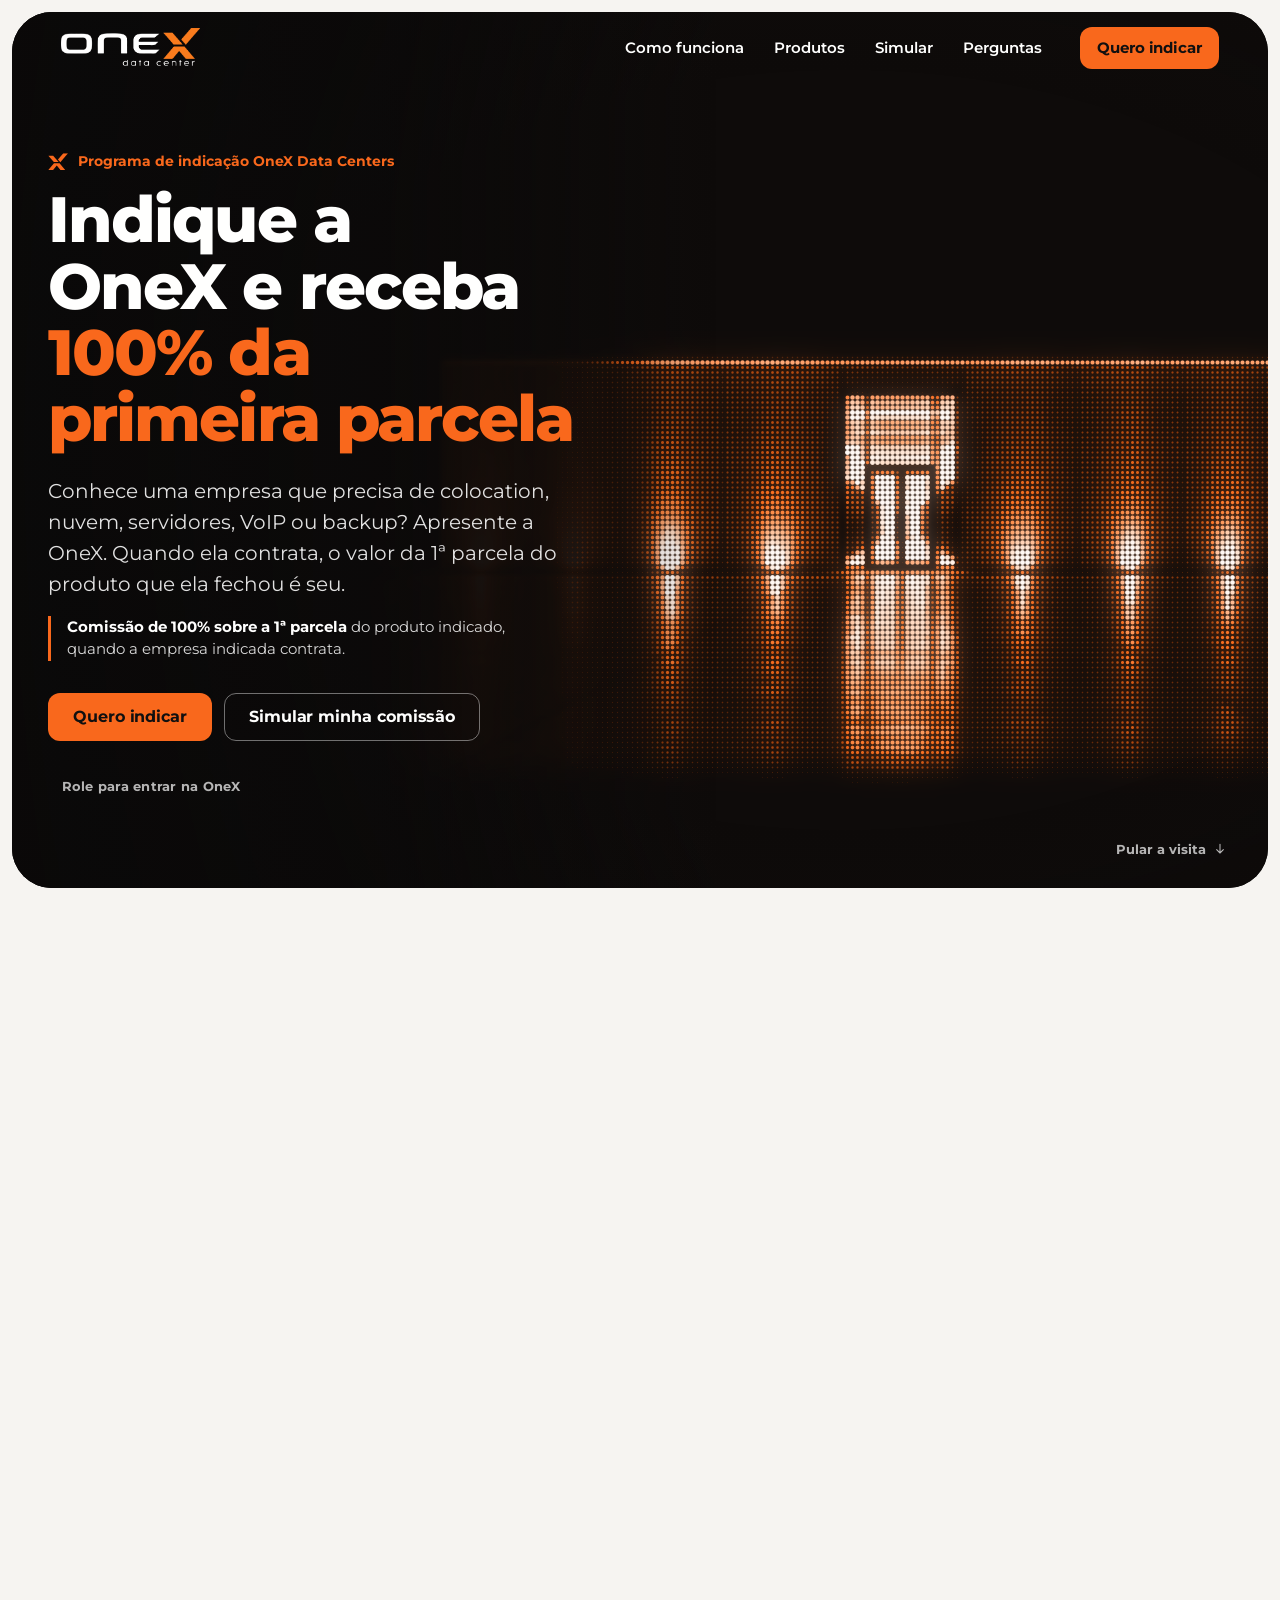
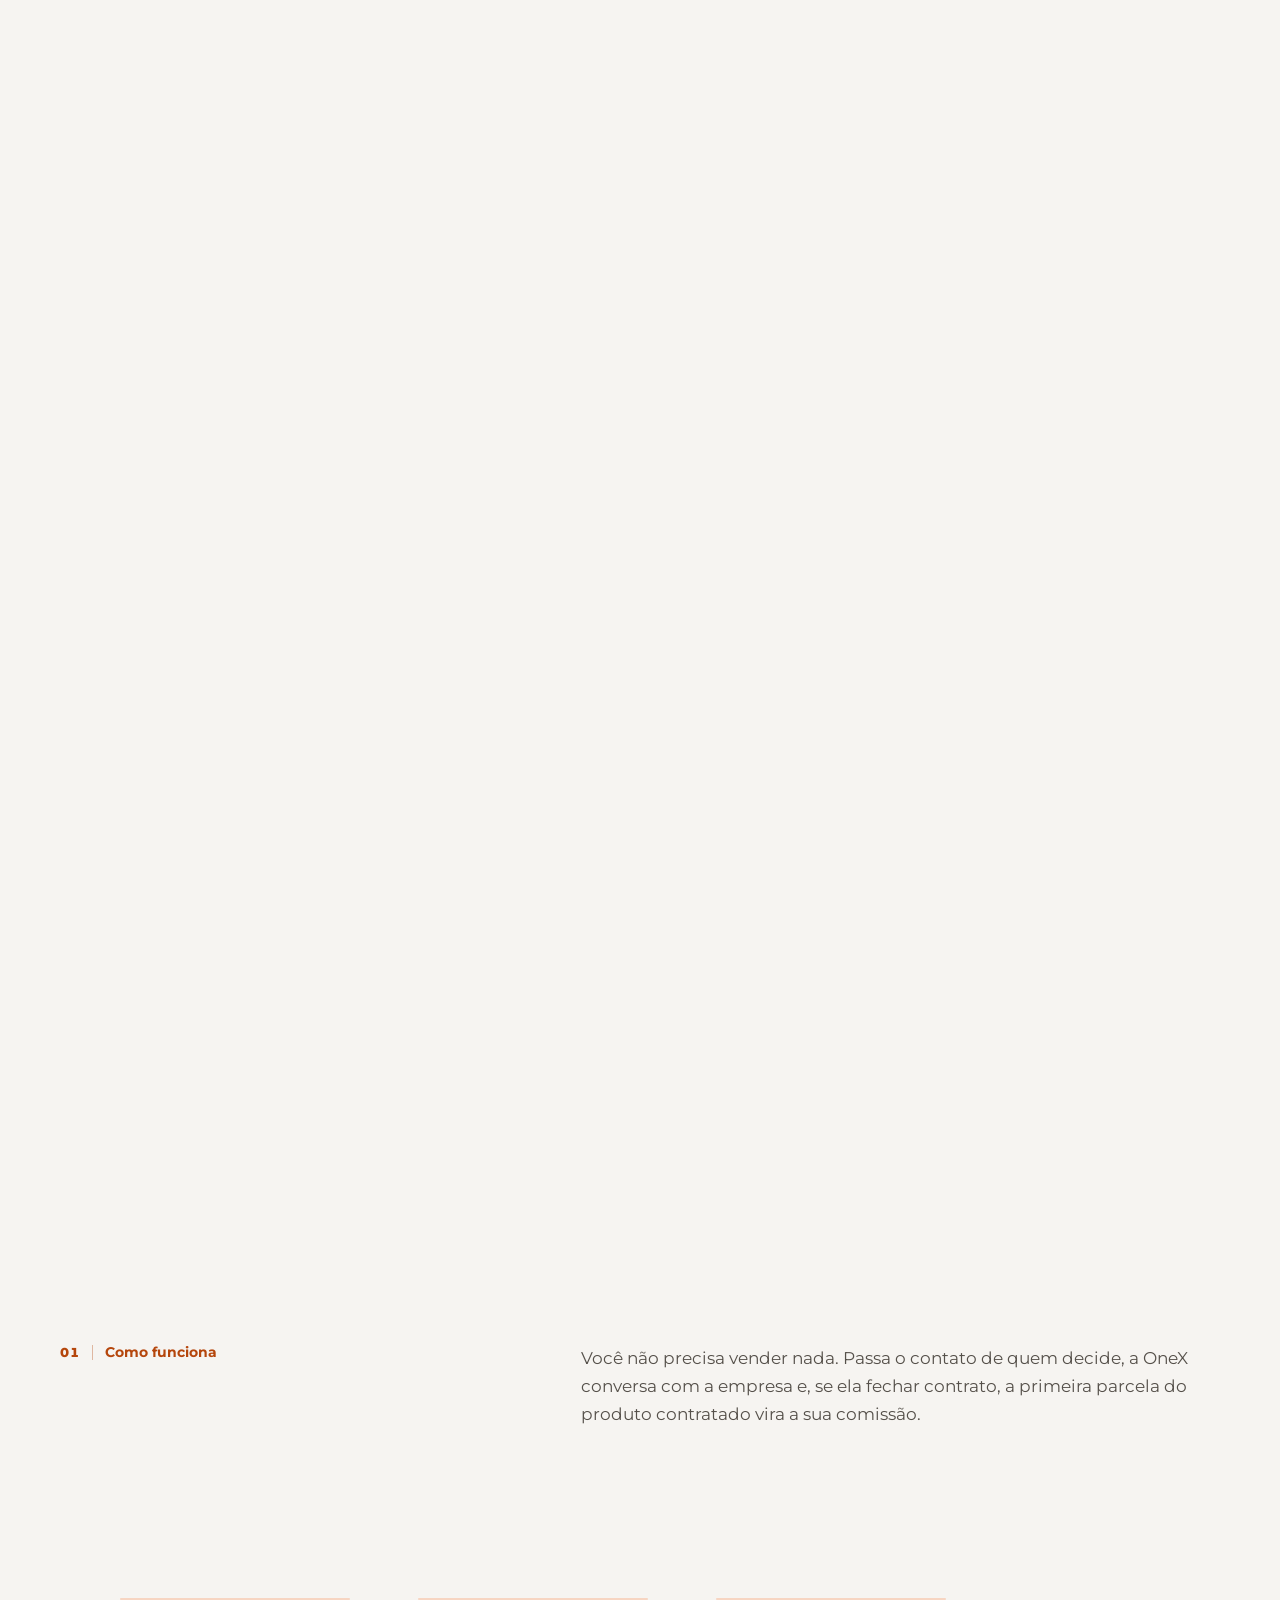
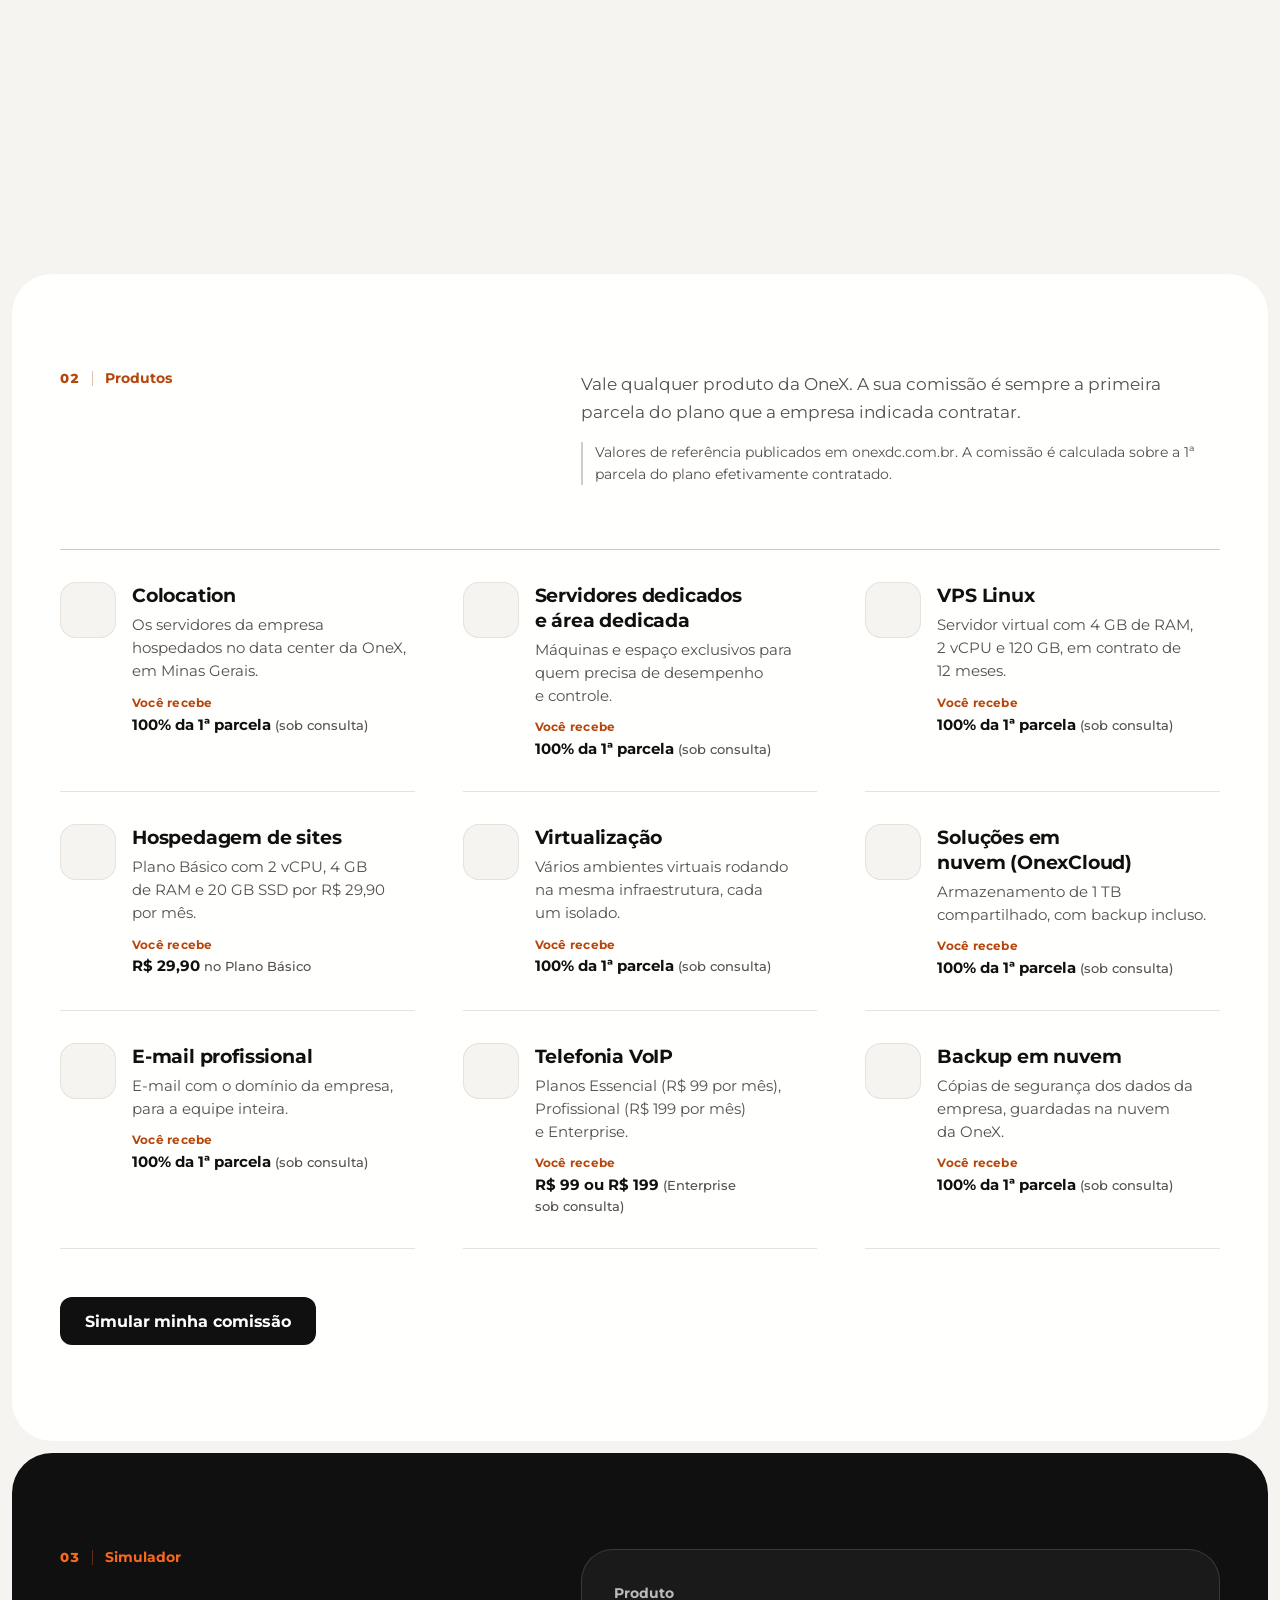
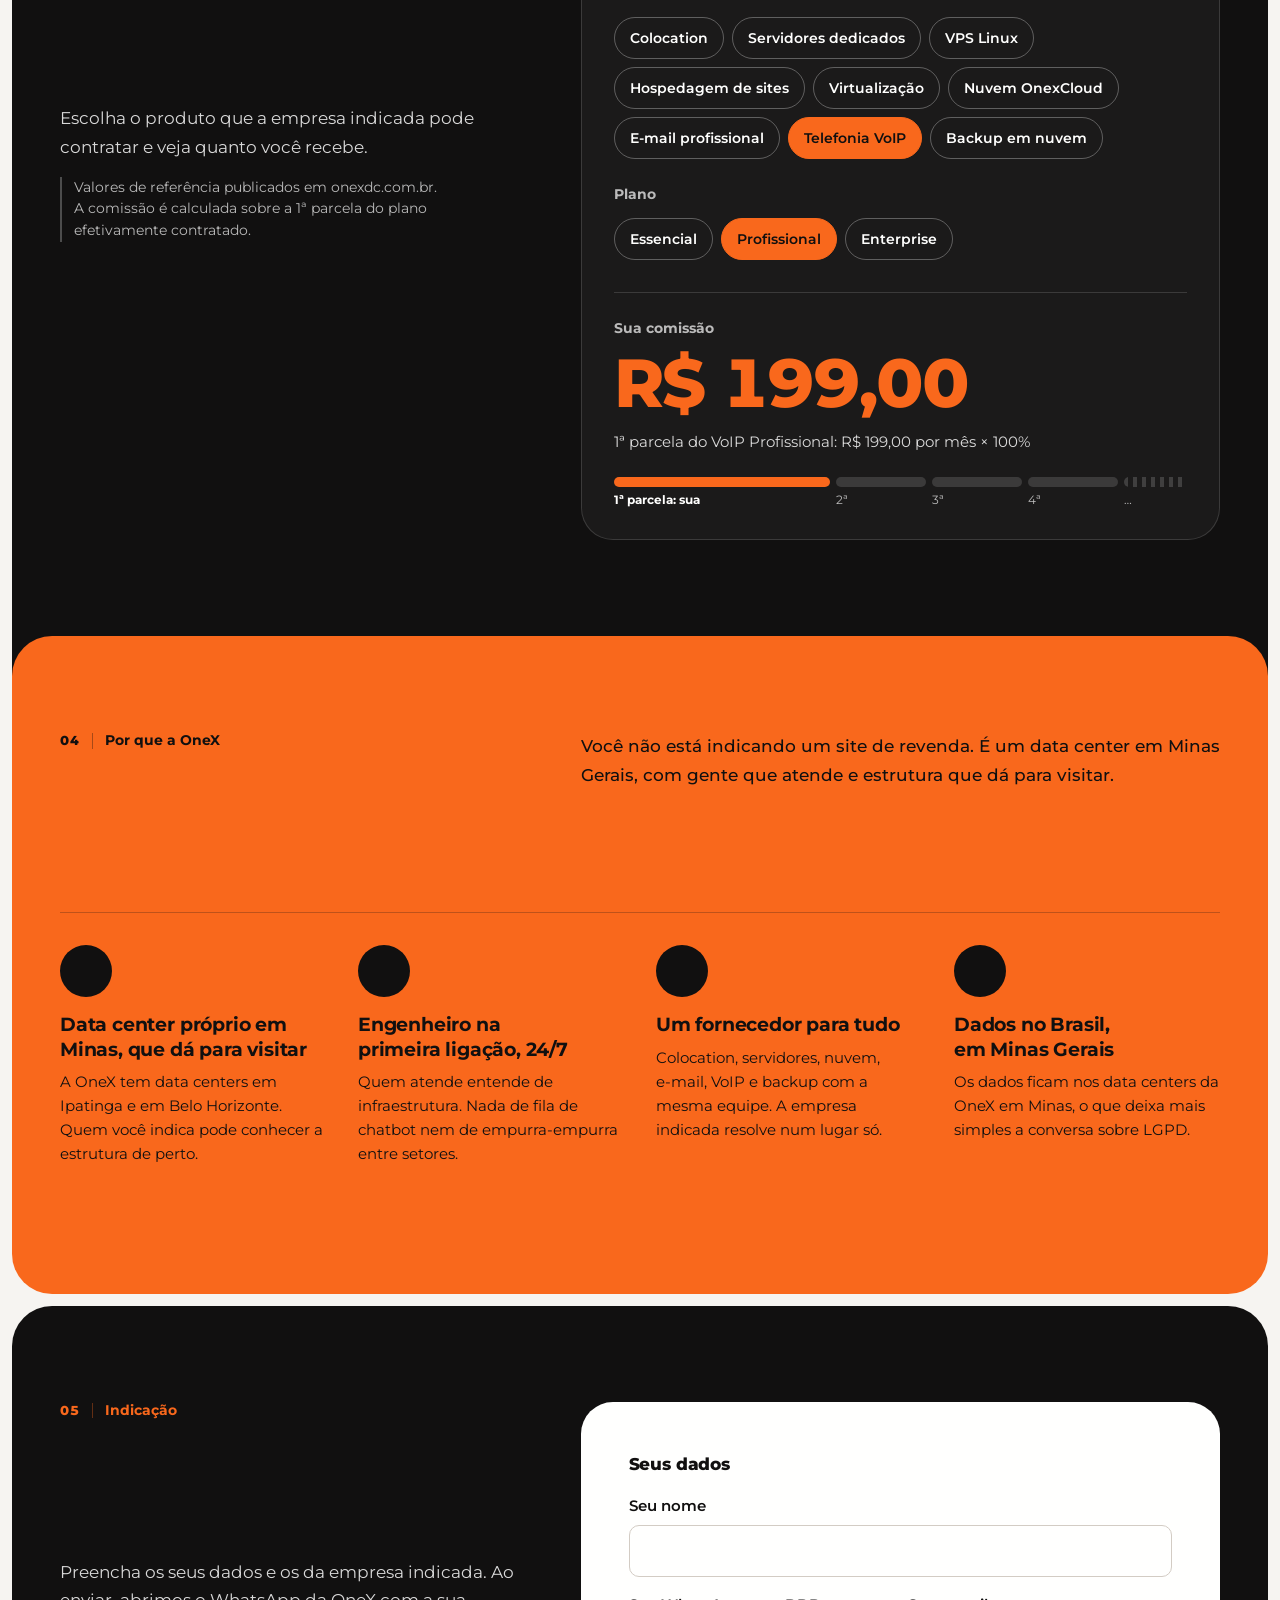
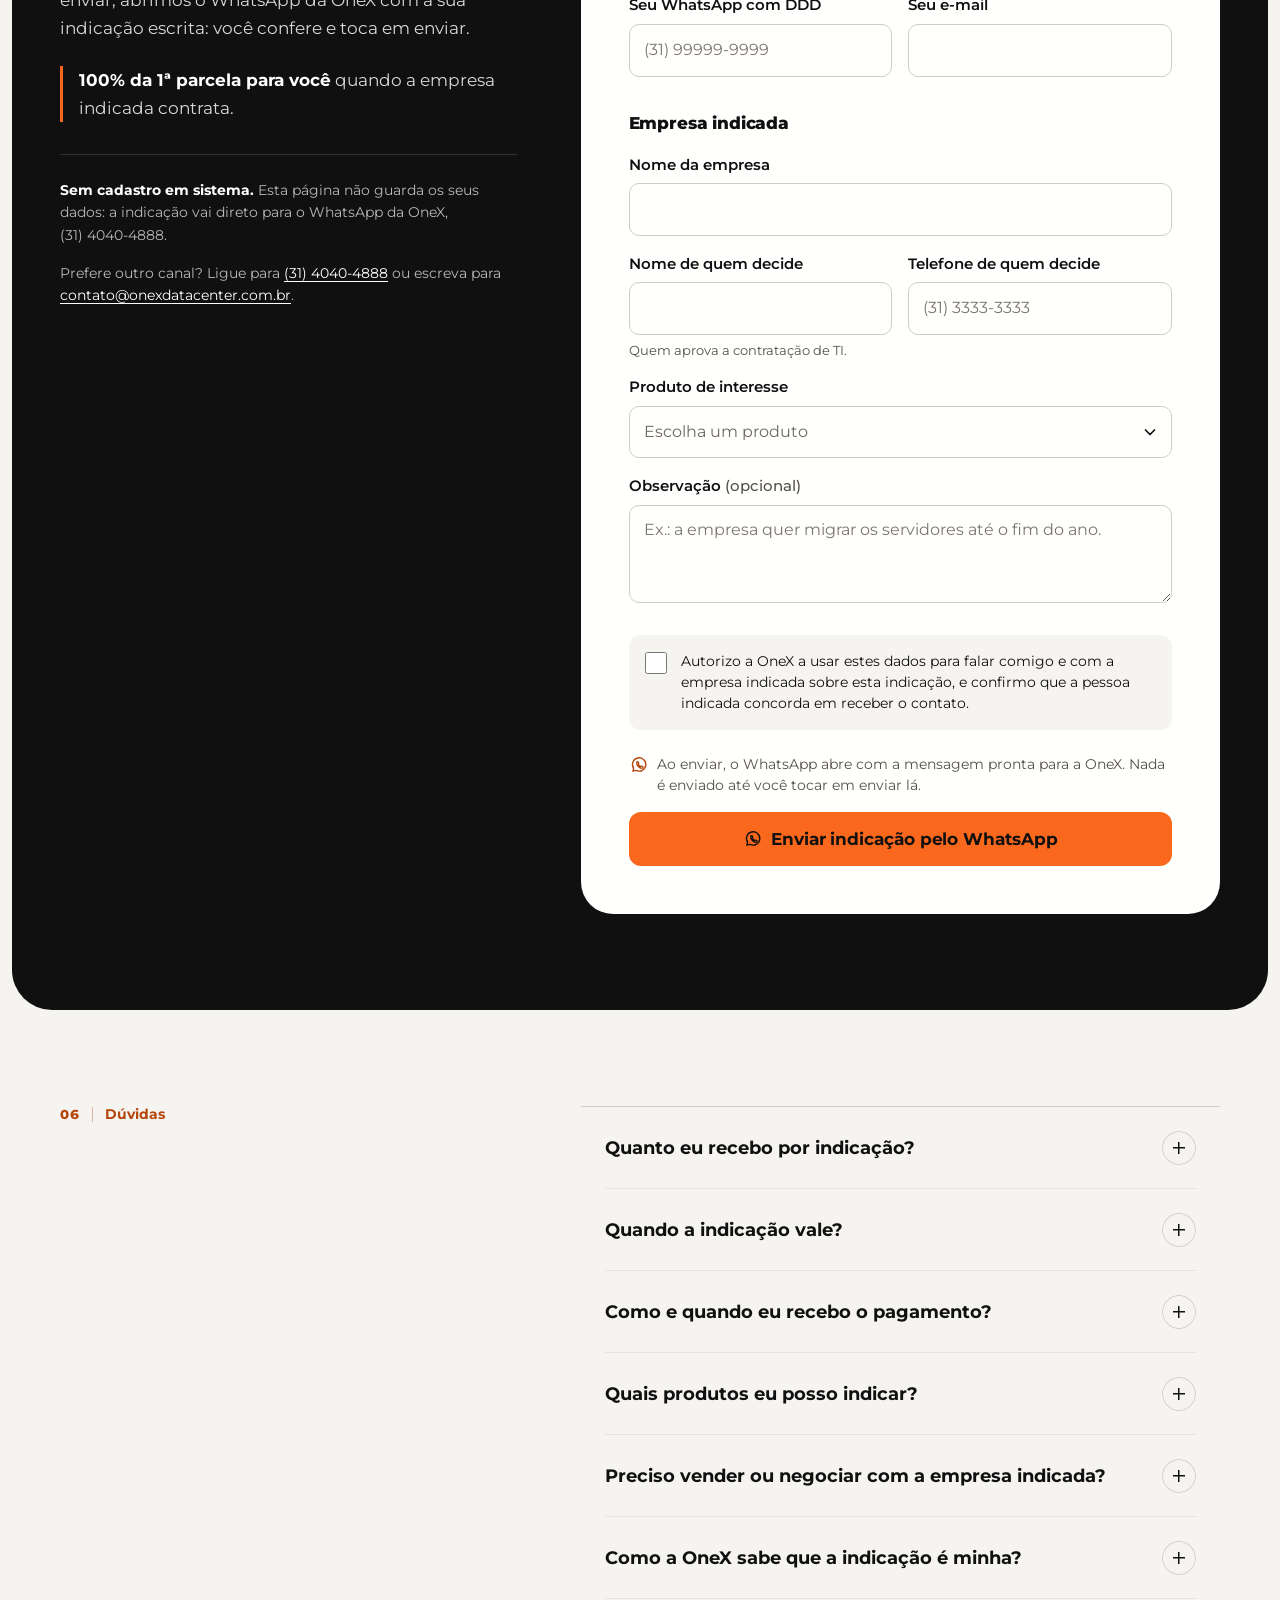
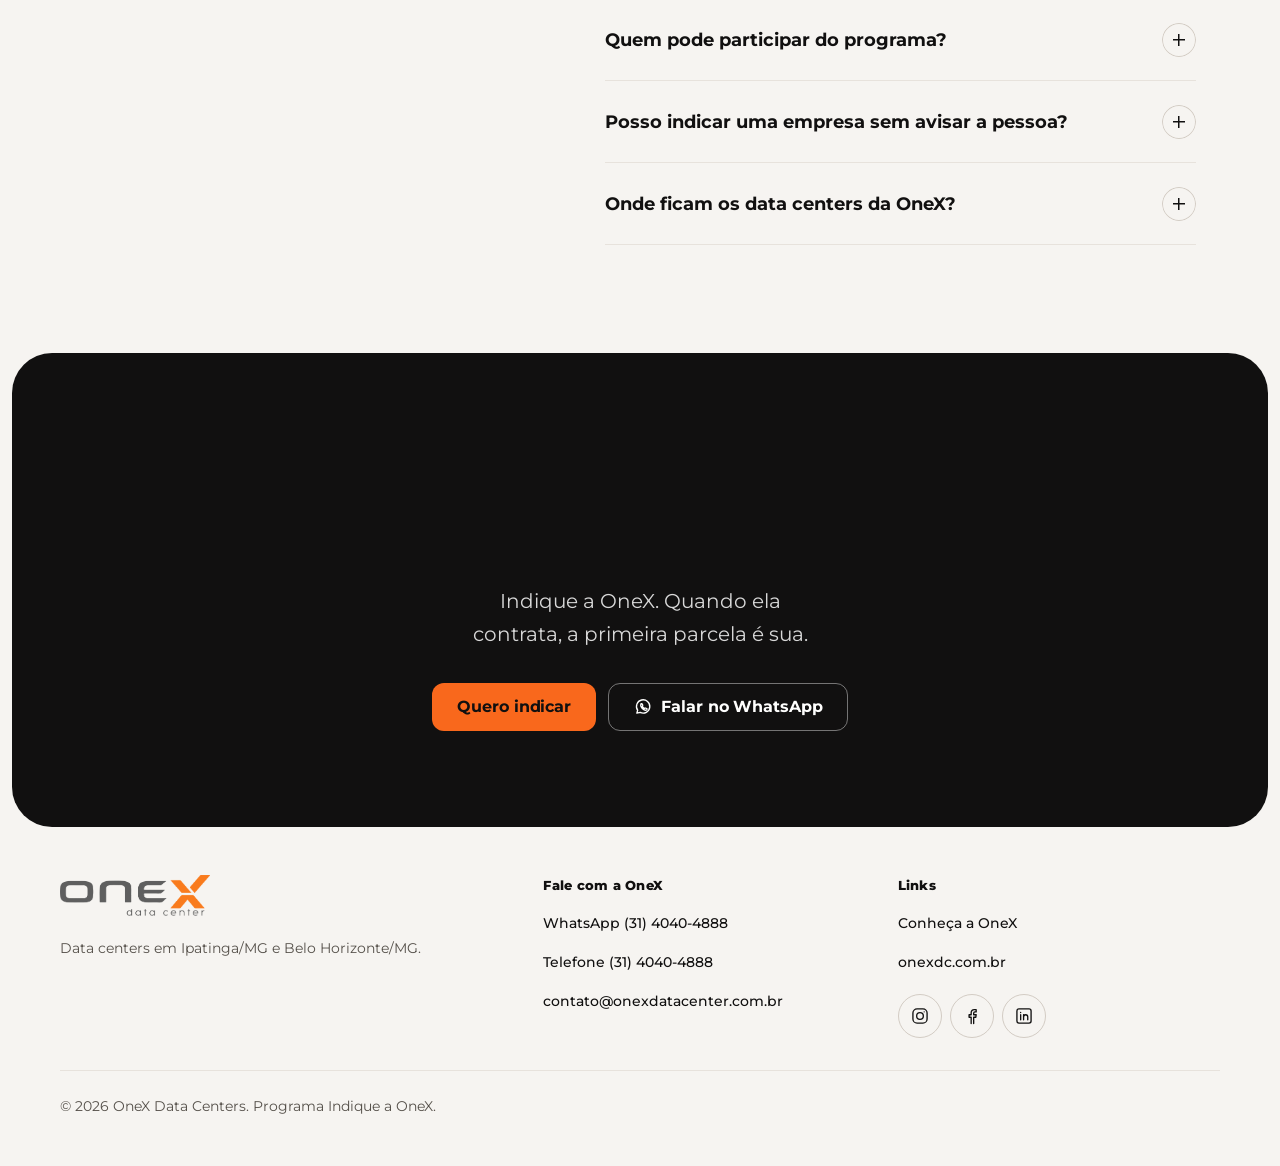
<file: backup/index.html>
<!doctype html>
<html lang="pt-BR">
<head>
<meta charset="utf-8">
<meta name="viewport" content="width=device-width, initial-scale=1, viewport-fit=cover">
<title>Programa de indicação OneX Data Centers: 100% da 1ª parcela</title>
<meta name="description" content="Indique uma empresa para a OneX Data Centers e receba 100% da 1ª parcela do produto que ela contratar: colocation, nuvem, servidores, VoIP, backup e mais.">
<!-- Canonical provisório: confirmar o endereço final com a OneX (ver README) -->
<link rel="canonical" href="https://onexdc.com.br/indique/">
<meta name="robots" content="index, follow, max-image-preview:large">
<meta name="theme-color" content="#111010">
<meta name="color-scheme" content="light">
<meta property="og:locale" content="pt_BR">
<meta property="og:type" content="website">
<meta property="og:site_name" content="OneX Data Centers">
<meta property="og:title" content="Indique a OneX e receba 100% da primeira parcela">
<meta property="og:description" content="Conhece uma empresa que precisa de data center, nuvem, servidores ou telefonia? Indique a OneX. Quando ela contrata, a 1ª parcela do produto é sua.">
<meta property="og:url" content="https://onexdc.com.br/indique/">
<meta property="og:image" content="https://onexdc.com.br/indique/assets/img/og-indique.jpg">
<meta property="og:image:width" content="1200">
<meta property="og:image:height" content="630">
<meta property="og:image:alt" content="Indique a OneX: 100% da 1ª parcela para quem indica. Logo da OneX Data Center e o X da marca desenhado em pontos laranja sobre fundo preto.">
<meta name="twitter:card" content="summary_large_image">
<meta name="twitter:title" content="Indique a OneX e receba 100% da primeira parcela">
<meta name="twitter:description" content="Indique uma empresa para a OneX Data Centers. Quando ela contrata, você recebe 100% da 1ª parcela do produto contratado.">
<meta name="twitter:image" content="https://onexdc.com.br/indique/assets/img/og-indique.jpg">
<link rel="icon" href="assets/img/favicon-32.png" sizes="32x32" type="image/png">
<link rel="apple-touch-icon" href="assets/img/apple-touch-icon.png" sizes="180x180">
<link rel="preconnect" href="https://fonts.googleapis.com">
<link rel="preconnect" href="https://fonts.gstatic.com" crossorigin>
<!-- Montserrat sem bloquear a primeira pintura (display=swap; a reserva com size-adjust segura o layout) -->
<link rel="stylesheet" href="https://fonts.googleapis.com/css2?family=Montserrat:wght@300..800&amp;display=swap" media="print" onload="this.media='all'">
<noscript><link rel="stylesheet" href="https://fonts.googleapis.com/css2?family=Montserrat:wght@300..800&amp;display=swap"></noscript>
<link rel="stylesheet" href="assets/css/indique.css">
<!-- Intro: decidida antes da primeira pintura. Não roda com #âncora, aba oculta, página já rolada, movimento reduzido
     ou se já foi vista nesta sessão. ?intro=1 força (revisão), ?intro=0 pula e ?fx=0 entrega a composição estática. -->
<script>(function(){var d=document.documentElement;d.classList.add("js");try{var q=location.search;if(/[?&]fx=0\b/.test(q)){d.classList.add("fx-0");return}var rm=matchMedia("(prefers-reduced-motion: reduce)").matches;if(!rm&&"IntersectionObserver"in window&&"WebGLRenderingContext"in window)d.classList.add("visita-on");if(/[?&]intro=0\b/.test(q)||rm)return;if(!/[?&]intro=1\b/.test(q)&&(location.hash||document.hidden||window.pageYOffset>4||sessionStorage.getItem("onex-indique-intro")==="1"))return;d.classList.add("intro-ativa")}catch(e){}})();</script>
<script src="assets/js/intro.js" defer onerror="document.documentElement.classList.remove('intro-ativa')"></script>
<script src="assets/js/indique.js" defer></script>
<script src="assets/js/visita.js" defer onerror="document.documentElement.classList.remove('visita-on')"></script>
<script type="application/ld+json">
{
  "@context": "https://schema.org",
  "@graph": [
    {
      "@type": "Organization",
      "@id": "https://onexdc.com.br/#organizacao",
      "name": "OneX Data Centers",
      "alternateName": "OneX Data Center",
      "url": "https://onexdc.com.br/",
      "logo": "https://onexdc.com.br/indique/assets/img/logo-onex-cinza.webp",
      "email": "contato@onexdatacenter.com.br",
      "telephone": "+55 31 4040-4888",
      "contactPoint": [{
        "@type": "ContactPoint",
        "telephone": "+55 31 4040-4888",
        "email": "contato@onexdatacenter.com.br",
        "contactType": "customer service",
        "areaServed": "BR",
        "availableLanguage": "Portuguese"
      }],
      "location": [
        { "@type": "Place", "name": "Data center OneX em Ipatinga", "address": { "@type": "PostalAddress", "addressLocality": "Ipatinga", "addressRegion": "MG", "addressCountry": "BR" } },
        { "@type": "Place", "name": "Data center OneX em Belo Horizonte", "address": { "@type": "PostalAddress", "addressLocality": "Belo Horizonte", "addressRegion": "MG", "addressCountry": "BR" } }
      ],
      "sameAs": [
        "https://www.instagram.com/onexdc/",
        "https://www.facebook.com/onexdcenter/",
        "https://www.linkedin.com/company/onex-dc/"
      ]
    },
    {
      "@type": "WebPage",
      "@id": "https://onexdc.com.br/indique/#pagina",
      "url": "https://onexdc.com.br/indique/",
      "name": "Programa de indicação OneX Data Centers: 100% da 1ª parcela",
      "description": "Indique uma empresa para a OneX Data Centers e receba 100% da 1ª parcela do produto que ela contratar: colocation, nuvem, servidores, VoIP, backup e mais.",
      "inLanguage": "pt-BR",
      "isPartOf": { "@type": "WebSite", "name": "OneX Data Centers", "url": "https://onexdc.com.br/" },
      "publisher": { "@id": "https://onexdc.com.br/#organizacao" },
      "about": { "@id": "https://onexdc.com.br/#organizacao" },
      "breadcrumb": { "@id": "https://onexdc.com.br/indique/#trilha" },
      "primaryImageOfPage": { "@type": "ImageObject", "url": "https://onexdc.com.br/indique/assets/img/og-indique.jpg", "width": 1200, "height": 630 }
    },
    {
      "@type": "BreadcrumbList",
      "@id": "https://onexdc.com.br/indique/#trilha",
      "itemListElement": [
        { "@type": "ListItem", "position": 1, "name": "OneX Data Centers", "item": "https://onexdc.com.br/" },
        { "@type": "ListItem", "position": 2, "name": "Indique a OneX", "item": "https://onexdc.com.br/indique/" }
      ]
    },
    {
      "@type": "HowTo",
      "@id": "https://onexdc.com.br/indique/#como-funciona",
      "name": "Como indicar uma empresa para a OneX e receber 100% da 1ª parcela",
      "description": "Quem indica recebe 100% da primeira parcela do produto que a empresa indicada contratar.",
      "step": [
        { "@type": "HowToStep", "position": 1, "name": "Você indica", "text": "Envie pelo formulário da página os seus dados, o nome da empresa e o contato de quem decide a contratação.", "url": "https://onexdc.com.br/indique/#indicar" },
        { "@type": "HowToStep", "position": 2, "name": "A OneX conversa com a empresa indicada", "text": "A equipe da OneX entra em contato, entende o que a empresa precisa e apresenta a proposta." },
        { "@type": "HowToStep", "position": 3, "name": "A empresa contrata", "text": "A comissão vale quando a empresa indicada fecha contrato de um produto da OneX." },
        { "@type": "HowToStep", "position": 4, "name": "Você recebe 100% da 1ª parcela", "text": "O valor da sua comissão é igual à primeira parcela do produto que a empresa contratou." }
      ]
    },
    {
      "@type": "FAQPage",
      "@id": "https://onexdc.com.br/indique/#perguntas",
      "mainEntity": [
        { "@type": "Question", "name": "Quanto eu recebo por indicação?", "acceptedAnswer": { "@type": "Answer", "text": "Você recebe 100% do valor da primeira parcela do produto que a empresa indicada contratar. Exemplo: se ela contratar a Telefonia VoIP Profissional, de R$ 199 por mês, sua comissão é de R$ 199." } },
        { "@type": "Question", "name": "Quando a indicação vale?", "acceptedAnswer": { "@type": "Answer", "text": "A comissão vale quando a empresa indicada fecha contrato com a OneX. Se a empresa não contratar, não há comissão." } },
        { "@type": "Question", "name": "Como e quando eu recebo o pagamento?", "acceptedAnswer": { "@type": "Answer", "text": "A equipe da OneX informa o prazo e a forma de pagamento quando confirma a sua indicação. As regras completas do programa são passadas nesse contato." } },
        { "@type": "Question", "name": "Quais produtos eu posso indicar?", "acceptedAnswer": { "@type": "Answer", "text": "Todos os produtos da OneX: colocation, servidores dedicados e área dedicada, VPS Linux, hospedagem de sites, virtualização, soluções em nuvem (OnexCloud), e-mail profissional, telefonia VoIP e backup em nuvem." } },
        { "@type": "Question", "name": "Preciso vender ou negociar com a empresa indicada?", "acceptedAnswer": { "@type": "Answer", "text": "Não. Você passa o contato de quem decide e a equipe da OneX conversa com a empresa, entende a necessidade e apresenta a proposta." } },
        { "@type": "Question", "name": "Como a OneX sabe que a indicação é minha?", "acceptedAnswer": { "@type": "Answer", "text": "A indicação chega ao WhatsApp da OneX com o seu nome e o seu contato junto dos dados da empresa indicada. Guarde a conversa: ela é o registro da sua indicação." } },
        { "@type": "Question", "name": "Quem pode participar do programa?", "acceptedAnswer": { "@type": "Answer", "text": "A equipe da OneX confirma as condições de participação quando recebe a sua indicação. Para tirar a dúvida antes, fale com a OneX pelo WhatsApp (31) 4040-4888." } },
        { "@type": "Question", "name": "Posso indicar uma empresa sem avisar a pessoa?", "acceptedAnswer": { "@type": "Answer", "text": "O ideal é avisar antes. Indique quem você conhece e concorda em receber o contato da OneX: isso respeita a LGPD e deixa a primeira conversa mais fácil." } },
        { "@type": "Question", "name": "Onde ficam os data centers da OneX?", "acceptedAnswer": { "@type": "Answer", "text": "Em Minas Gerais, em Ipatinga e em Belo Horizonte. A empresa indicada pode agendar uma visita para conhecer a estrutura." } }
      ]
    }
  ]
}
</script>
</head>
<body>
<svg class="sprite" aria-hidden="true" focusable="false">
  <!-- O X da OneX em três peças, medidas no alfa do PNG oficial (viewBox 0 0 541 458). Uso: marcas e marca-d'água em
       traço. Onde o X aparece inteiro, a arte oficial (assets/img/onex-x.webp) entra por cima. -->
  <symbol id="x-pecas" viewBox="-4 -4 550 466">
    <path pathLength="1" d="M1.5 69 L134.5 69 L284.5 243 L151.5 243 Z"/>
    <path pathLength="1" d="M414 0 L542 0 L331 244 L265 168 Z"/>
    <path pathLength="1" d="M156.6 273 L309.5 273 L465 458 L335 458 L233 339 L132 458 L0 458 Z"/>
  </symbol>
  <symbol id="i-whatsapp" viewBox="0 0 24 24"><path d="M4.6 19.4l1-3.5a8 8 0 1 1 3 2.6z"/><path d="M9.3 8.6c.2-.5.6-.5.9-.5h.4c.2 0 .4.1.5.4l.6 1.5c.1.2 0 .5-.1.6l-.5.6c.6 1.1 1.5 2 2.6 2.6l.6-.5c.2-.1.4-.2.6-.1l1.5.6c.3.1.4.3.4.5v.4c0 .3-.1.7-.5.9-.6.4-1.6.5-2.9-.1-1.6-.7-3-2.1-3.7-3.7-.6-1.3-.5-2.3-.1-2.9z"/></symbol>
  <symbol id="i-seta" viewBox="0 0 24 24"><path d="M5 12h13M13 7l5 5-5 5"/></symbol>
</svg>
<a class="pular" href="#conteudo">Pular para o conteúdo</a>

<!-- Cabeçalho flutuante: transparente sobre o hero; depois da rolagem vira uma barra arredondada no tom do que passa por
     baixo. O logo é o oficial, recortado em duas partes (nome e X) só para entrar em partes depois da intro; o X fica
     sempre laranja (o do logo oficial), nos dois tons. -->
<header class="topo" data-topo data-tom="escuro">
  <div class="topo__barra">
    <a class="topo__marca" href="#topo" aria-label="OneX Data Center, voltar ao início">
      <span class="logo" aria-hidden="true">
        <span class="logo__parte logo__parte--nome"><img class="logo__img logo__img--branco" src="assets/img/logo-onex-branco.webp" alt="" width="866" height="250"><img class="logo__img logo__img--cinza" src="assets/img/logo-onex-cinza.webp" alt="" width="866" height="250"></span>
        <span class="logo__parte logo__parte--x"><img class="logo__img logo__img--cinza" src="assets/img/logo-onex-cinza.webp" alt="" width="866" height="250"></span>
      </span>
    </a>
    <nav class="topo__nav" id="menu" aria-label="Seções da página" data-menu-painel>
      <ul class="topo__links">
        <li style="--i:0"><a href="#como-funciona">Como funciona</a></li>
        <li style="--i:1"><a href="#produtos">Produtos</a></li>
        <li style="--i:2"><a href="#simulador">Simular</a></li>
        <li style="--i:3"><a href="#perguntas">Perguntas</a></li>
        <li class="topo__links-cta" style="--i:4"><a class="botao" href="#indicar">Quero indicar</a></li>
      </ul>
    </nav>
    <a class="botao botao--topo" href="#indicar">Quero indicar</a>
    <button class="topo__menu" type="button" aria-expanded="false" aria-controls="menu" aria-label="Abrir menu" data-menu>
      <svg viewBox="0 0 24 24" aria-hidden="true" focusable="false"><path class="topo__menu-a" d="M4 8h16"/><path class="topo__menu-b" d="M4 16h16"/></svg>
    </button>
  </div>
</header>

<main id="conteudo" tabindex="-1">
  <span id="topo" class="ancora-topo"></span>

  <!-- ===================== HERO: VISITA À ONEX ===================== -->
  <!-- A rolagem leva a pessoa para dentro da OneX: fachada → corredor → rack → rede → storage → telefonia → o X. Cada
       parada mostra produtos que dá para indicar. As cenas são fotos ilustrativas geradas no Higgsfield, desenhadas em
       pontos por assets/js/visita.js (efeito "Sunset" do editor ASCII do 21st.dev, refeito em WebGL).
       Sem JS, com movimento reduzido ou ?fx=0: a fachada em pontos (imagem) fica atrás do texto e as paradas viram
       cartões, cada um com a sua cena em pontos. -->
  <section class="visita" id="visita" aria-labelledby="titulo" data-visita data-escuro>
    <div class="visita__palco" data-visita-palco>
      <div class="visita__moldura" aria-hidden="true" data-hero></div>
      <div class="visita__arte" aria-hidden="true" data-visita-arte>
        <picture>
          <source media="(max-aspect-ratio: 9/10)" srcset="assets/img/visita/pontos-0-retrato.webp" width="780" height="1688">
          <img class="visita__poster" src="assets/img/visita/pontos-0.webp" alt="" width="1600" height="900" fetchpriority="high" decoding="async">
        </picture>
        <canvas class="visita__tela" data-visita-tela></canvas>
      </div>

      <div class="visita__coluna">
        <div class="visita__abertura" data-parada="0">
          <p class="hero__olho"><svg class="mini-x" viewBox="-4 -4 550 466" aria-hidden="true" focusable="false"><use href="#x-pecas"/></svg>Programa de indicação OneX Data Centers</p>
          <h1 id="titulo"><span class="h1__a">Indique a OneX e receba</span> <span class="h1__b">100% da primeira parcela</span></h1>
          <p class="hero__sub">Conhece uma empresa que precisa de colocation, nuvem, servidores, VoIP ou backup? Apresente a OneX. Quando ela contrata, o valor da 1ª parcela do produto que ela fechou é seu.</p>
          <p class="hero__condicao"><strong>Comissão de 100% sobre a 1ª parcela</strong> do produto indicado, quando a empresa indicada contrata.</p>
          <div class="hero__acoes">
            <a class="botao" href="#indicar" data-cta-hero>Quero indicar</a>
            <a class="botao botao--contorno" href="#simulador">Simular minha comissão</a>
          </div>
          <p class="visita__dica" aria-hidden="true"><span></span>Role para entrar na OneX</p>
        </div>

        <h2 class="so-leitor">Uma visita à OneX: o que você pode indicar</h2>
        <ol class="visita__paradas">
          <li class="parada" data-parada="1">
            <img class="parada__cena" src="assets/img/visita/pontos-1.webp" alt="" width="800" height="450" loading="lazy" decoding="async">
            <p class="indice" aria-hidden="true"><span>01</span>O corredor</p>
            <h3 class="parada__titulo">Colocation e área dedicada</h3>
            <ul class="parada__itens">
              <li><strong>Colocation</strong> Os servidores da empresa hospedados no data center da OneX, em Minas Gerais.</li>
              <li><strong>Área dedicada</strong> Um espaço só da empresa dentro do data center.</li>
            </ul>
            <p class="parada__ganho">Você recebe <strong>100% da 1ª parcela</strong> <span>(sob consulta)</span></p>
          </li>
          <li class="parada" data-parada="2">
            <img class="parada__cena" src="assets/img/visita/pontos-2.webp" alt="" width="800" height="450" loading="lazy" decoding="async">
            <p class="indice" aria-hidden="true"><span>02</span>O rack</p>
            <h3 class="parada__titulo">Servidores, VPS e virtualização</h3>
            <ul class="parada__itens">
              <li><strong>Servidores dedicados</strong> Máquinas exclusivas para quem precisa de desempenho e controle.</li>
              <li><strong>VPS Linux</strong> 4 GB de RAM, 2 vCPU e 120 GB, em contrato de 12 meses.</li>
              <li><strong>Virtualização</strong> Vários ambientes virtuais na mesma infraestrutura, cada um isolado.</li>
            </ul>
            <p class="parada__ganho">Você recebe <strong>100% da 1ª parcela</strong> <span>(sob consulta)</span></p>
          </li>
          <li class="parada" data-parada="3">
            <img class="parada__cena" src="assets/img/visita/pontos-3.webp" alt="" width="800" height="450" loading="lazy" decoding="async">
            <p class="indice" aria-hidden="true"><span>03</span>A rede</p>
            <h3 class="parada__titulo">Nuvem, sites e e-mail</h3>
            <ul class="parada__itens">
              <li><strong>OnexCloud</strong> Armazenamento de 1 TB compartilhado, com backup incluso.</li>
              <li><strong>Hospedagem de sites</strong> Plano Básico com 2 vCPU, 4 GB de RAM e 20 GB SSD por R$&nbsp;29,90 por mês.</li>
              <li><strong>E-mail profissional</strong> Com o domínio da empresa, para a equipe inteira.</li>
            </ul>
            <p class="parada__ganho">Você recebe <strong>100% da 1ª parcela</strong> <span>(R$&nbsp;29,90 no Plano Básico de hospedagem)</span></p>
          </li>
          <li class="parada" data-parada="4">
            <img class="parada__cena" src="assets/img/visita/pontos-4.webp" alt="" width="800" height="450" loading="lazy" decoding="async">
            <p class="indice" aria-hidden="true"><span>04</span>O storage</p>
            <h3 class="parada__titulo">Backup em nuvem</h3>
            <ul class="parada__itens">
              <li><strong>Backup em nuvem</strong> Cópias de segurança dos dados da empresa, guardadas na nuvem da OneX.</li>
            </ul>
            <p class="parada__ganho">Você recebe <strong>100% da 1ª parcela</strong> <span>(sob consulta)</span></p>
          </li>
          <li class="parada" data-parada="5">
            <img class="parada__cena" src="assets/img/visita/pontos-5.webp" alt="" width="800" height="450" loading="lazy" decoding="async">
            <p class="indice" aria-hidden="true"><span>05</span>A telefonia</p>
            <h3 class="parada__titulo">Telefonia VoIP</h3>
            <ul class="parada__itens">
              <li><strong>Essencial</strong> R$&nbsp;99 por mês.</li>
              <li><strong>Profissional</strong> R$&nbsp;199 por mês.</li>
              <li><strong>Enterprise</strong> Sob consulta.</li>
            </ul>
            <p class="parada__ganho">Você recebe <strong>R$&nbsp;99 ou R$&nbsp;199</strong> <span>(Enterprise sob consulta)</span></p>
          </li>
        </ol>

        <div class="visita__fim" data-parada="6">
          <p class="visita__fim-titulo">Tudo isso você pode indicar. Quando a empresa contrata, <span>a 1ª parcela é sua.</span></p>
          <div class="hero__acoes">
            <a class="botao" href="#indicar">Quero indicar</a>
            <a class="botao botao--contorno" href="#como-funciona">Ver como funciona</a>
          </div>
        </div>
      </div>

      <a class="visita__pular" href="#como-funciona">Pular a visita<svg class="icone-inline" viewBox="0 0 24 24" aria-hidden="true" focusable="false"><use href="#i-seta"/></svg></a>
    </div>
  </section>

  <!-- ===================== COMO FUNCIONA ===================== -->
  <section class="secao secao--aberta" id="como-funciona" aria-labelledby="h-como">
    <div class="editorial">
      <div class="editorial__titulo">
        <p class="indice" aria-hidden="true"><span>01</span>Como funciona</p>
        <h2 id="h-como" data-revela>Quatro passos entre a sua indicação e a sua comissão</h2>
      </div>
      <div class="editorial__corpo">
        <p>Você não precisa vender nada. Passa o contato de quem decide, a OneX conversa com a empresa e, se ela fechar contrato, a primeira parcela do produto contratado vira a sua comissão.</p>
      </div>
    </div>
    <ol class="passos" data-passos>
      <li class="passo">
        <span class="passo__no" aria-hidden="true">1</span><span class="passo__linha" aria-hidden="true"></span>
        <h3 class="passo__titulo">Você indica</h3>
        <p>Envie pelo formulário os seus dados, o nome da empresa e o contato de quem decide a contratação.</p>
      </li>
      <li class="passo">
        <span class="passo__no" aria-hidden="true">2</span><span class="passo__linha" aria-hidden="true"></span>
        <h3 class="passo__titulo">A OneX conversa com a empresa indicada</h3>
        <p>A equipe da OneX entra em contato, entende o que a empresa precisa e apresenta a proposta.</p>
      </li>
      <li class="passo">
        <span class="passo__no" aria-hidden="true">3</span><span class="passo__linha" aria-hidden="true"></span>
        <h3 class="passo__titulo">A empresa contrata</h3>
        <p>A comissão vale quando a empresa indicada fecha contrato de um produto da OneX.</p>
      </li>
      <li class="passo passo--comissao">
        <span class="passo__no" aria-hidden="true">4</span>
        <h3 class="passo__titulo">Você recebe 100% da 1ª parcela</h3>
        <p>O valor da sua comissão é igual à primeira parcela do produto que a empresa contratou.</p>
      </li>
    </ol>
  </section>

  <!-- ===================== PRODUTOS ===================== -->
  <section class="caixa caixa--branca secao" id="produtos" aria-labelledby="h-produtos">
    <div class="editorial">
      <div class="editorial__titulo">
        <p class="indice" aria-hidden="true"><span>02</span>Produtos</p>
        <h2 id="h-produtos" data-revela>O que você pode indicar</h2>
      </div>
      <div class="editorial__corpo">
        <p>Vale qualquer produto da OneX. A sua comissão é sempre a primeira parcela do plano que a empresa indicada contratar.</p>
        <p class="nota">Valores de referência publicados em onexdc.com.br. A comissão é calculada sobre a 1ª parcela do plano efetivamente contratado.</p>
      </div>
    </div>

    <ul class="produtos" data-produtos>
      <li class="produto">
        <svg class="ico ico--rack" viewBox="0 0 24 24" aria-hidden="true" focusable="false">
          <path class="t" pathLength="1" d="M7 2.75h10c.97 0 1.75.78 1.75 1.75v15c0 .97-.78 1.75-1.75 1.75H7c-.97 0-1.75-.78-1.75-1.75v-15c0-.97.78-1.75 1.75-1.75z"/>
          <g class="u" style="--i:0"><path d="M8.25 5.5h7.5v3h-7.5z"/><path class="led" d="M13.9 7h.01"/></g>
          <g class="u" style="--i:1"><path d="M8.25 10.5h7.5v3h-7.5z"/><path class="led" d="M13.9 12h.01"/></g>
          <g class="u" style="--i:2"><path d="M8.25 15.5h7.5v3h-7.5z"/><path class="led" d="M13.9 17h.01"/></g>
        </svg>
        <h3>Colocation</h3>
        <p>Os servidores da empresa hospedados no data center da OneX, em Minas Gerais.</p>
        <p class="produto__ganho"><span>Você recebe</span> 100% da 1ª parcela <small>(sob consulta)</small></p>
      </li>
      <li class="produto">
        <svg class="ico ico--servidor" viewBox="0 0 24 24" aria-hidden="true" focusable="false">
          <path class="t" pathLength="1" d="M5.5 4h13c.83 0 1.5.67 1.5 1.5v4c0 .83-.67 1.5-1.5 1.5h-13C4.67 11 4 10.33 4 9.5v-4C4 4.67 4.67 4 5.5 4z"/>
          <path class="t" pathLength="1" style="--d:.1s" d="M5.5 13h13c.83 0 1.5.67 1.5 1.5v4c0 .83-.67 1.5-1.5 1.5h-13c-.83 0-1.5-.67-1.5-1.5v-4c0-.83.67-1.5 1.5-1.5z"/>
          <path class="t" pathLength="1" style="--d:.25s" d="M11 7.5h5.5M11 16.5h5.5"/>
          <path class="led" style="--i:0" d="M7.5 7.5h.01"/>
          <path class="led" style="--i:1" d="M7.5 16.5h.01"/>
        </svg>
        <h3>Servidores dedicados e área dedicada</h3>
        <p>Máquinas e espaço exclusivos para quem precisa de desempenho e controle.</p>
        <p class="produto__ganho"><span>Você recebe</span> 100% da 1ª parcela <small>(sob consulta)</small></p>
      </li>
      <li class="produto">
        <svg class="ico ico--vps" viewBox="0 0 24 24" aria-hidden="true" focusable="false">
          <path class="t" pathLength="1" d="M4.5 4.5h15c.83 0 1.5.67 1.5 1.5v12c0 .83-.67 1.5-1.5 1.5h-15C3.67 19.5 3 18.83 3 18V6c0-.83.67-1.5 1.5-1.5z"/>
          <path class="t" pathLength="1" style="--d:.15s" d="M3 8h18"/>
          <path class="t prompt" pathLength="1" style="--d:.4s" d="M6.5 11l2.5 2.25L6.5 15.5"/>
          <path class="cursor" d="M11.5 15.5h5"/>
        </svg>
        <h3>VPS Linux</h3>
        <p>Servidor virtual com 4 GB de RAM, 2 vCPU e 120 GB, em contrato de 12 meses.</p>
        <p class="produto__ganho"><span>Você recebe</span> 100% da 1ª parcela <small>(sob consulta)</small></p>
      </li>
      <li class="produto">
        <svg class="ico ico--site" viewBox="0 0 24 24" aria-hidden="true" focusable="false">
          <path class="t" pathLength="1" d="M4.5 4.5h15c.83 0 1.5.67 1.5 1.5v12c0 .83-.67 1.5-1.5 1.5h-15C3.67 19.5 3 18.83 3 18V6c0-.83.67-1.5 1.5-1.5z"/>
          <path class="t" pathLength="1" style="--d:.15s" d="M3 8h18"/>
          <path class="l" pathLength="1" style="--i:0" d="M6.5 11.5h6"/>
          <path class="l" pathLength="1" style="--i:1" d="M6.5 14h4"/>
          <path class="l" pathLength="1" style="--i:2" d="M6.5 16.5h5"/>
          <path class="bloco" d="M15 11.5h3v5h-3z"/>
        </svg>
        <h3>Hospedagem de sites</h3>
        <p>Plano Básico com 2 vCPU, 4 GB de RAM e 20 GB SSD por R$&nbsp;29,90 por mês.</p>
        <p class="produto__ganho"><span>Você recebe</span> R$&nbsp;29,90 <small>no Plano Básico</small></p>
      </li>
      <li class="produto">
        <svg class="ico ico--virt" viewBox="0 0 24 24" aria-hidden="true" focusable="false">
          <path class="t" pathLength="1" d="M5 3.5h14c.83 0 1.5.67 1.5 1.5v14c0 .83-.67 1.5-1.5 1.5H5c-.83 0-1.5-.67-1.5-1.5V5c0-.83.67-1.5 1.5-1.5z"/>
          <path class="vm" style="--i:0" d="M7 7h4v4H7z"/>
          <path class="vm" style="--i:1" d="M13 7h4v4h-4z"/>
          <path class="vm" style="--i:2" d="M7 13h4v4H7z"/>
          <path class="vm" style="--i:3" d="M13 13h4v4h-4z"/>
        </svg>
        <h3>Virtualização</h3>
        <p>Vários ambientes virtuais rodando na mesma infraestrutura, cada um isolado.</p>
        <p class="produto__ganho"><span>Você recebe</span> 100% da 1ª parcela <small>(sob consulta)</small></p>
      </li>
      <li class="produto">
        <svg class="ico ico--nuvem" viewBox="0 0 24 24" aria-hidden="true" focusable="false">
          <path class="t" pathLength="1" d="M7.25 19h9.5a4 4 0 0 0 .62-7.95 5.5 5.5 0 0 0-10.6-1.3A4.65 4.65 0 0 0 7.25 19z"/>
          <g class="sobe"><path d="M12 16.75v-5"/><path d="M9.75 13.75L12 11.5l2.25 2.25"/></g>
        </svg>
        <h3>Soluções em nuvem (OnexCloud)</h3>
        <p>Armazenamento de 1 TB compartilhado, com backup incluso.</p>
        <p class="produto__ganho"><span>Você recebe</span> 100% da 1ª parcela <small>(sob consulta)</small></p>
      </li>
      <li class="produto">
        <svg class="ico ico--email" viewBox="0 0 24 24" aria-hidden="true" focusable="false">
          <path class="t" pathLength="1" d="M4.5 5.5h15c.83 0 1.5.67 1.5 1.5v10c0 .83-.67 1.5-1.5 1.5h-15c-.83 0-1.5-.67-1.5-1.5V7c0-.83.67-1.5 1.5-1.5z"/>
          <path class="aba" d="M3.6 6.6L12 12.75l8.4-6.15"/>
        </svg>
        <h3>E-mail profissional</h3>
        <p><span class="junto">E-mail</span> com o domínio da empresa, para a equipe inteira.</p>
        <p class="produto__ganho"><span>Você recebe</span> 100% da 1ª parcela <small>(sob consulta)</small></p>
      </li>
      <li class="produto">
        <svg class="ico ico--voip" viewBox="0 0 24 24" aria-hidden="true" focusable="false">
          <path class="t" pathLength="1" d="M8.2 3.9l1.55 3.6c.2.48.08 1.03-.3 1.38L7.9 10.3c1.05 2.25 3.5 4.7 5.8 5.8l1.42-1.55c.35-.38.9-.5 1.38-.3l3.6 1.55c.5.22.8.75.7 1.3l-.5 2.4c-.12.55-.6.95-1.17.95C10.2 20.45 3.55 13.8 3.55 4.85c0-.57.4-1.05.95-1.17l2.4-.5c.55-.1 1.08.2 1.3.7z"/>
          <path class="onda" style="--i:0" d="M14.75 7.25a2.75 2.75 0 0 1 2 2"/>
          <path class="onda" style="--i:1" d="M14.75 3.75a6.25 6.25 0 0 1 5.5 5.5"/>
        </svg>
        <h3>Telefonia VoIP</h3>
        <p>Planos Essencial (R$&nbsp;99 por mês), Profissional (R$&nbsp;199 por mês) e Enterprise.</p>
        <p class="produto__ganho"><span>Você recebe</span> R$&nbsp;99 ou R$&nbsp;199 <small>(Enterprise sob consulta)</small></p>
      </li>
      <li class="produto">
        <svg class="ico ico--backup" viewBox="0 0 24 24" aria-hidden="true" focusable="false">
          <g class="giro">
            <path class="t" pathLength="1" d="M20 12a8 8 0 1 1-2.34-5.66"/>
            <path class="ponta" d="M14.2 6.34h3.46V2.88"/>
          </g>
          <g class="desce"><path d="M12 8.25v5.75"/><path d="M9.75 11.75L12 14l2.25-2.25"/><path d="M8.75 16.25h6.5"/></g>
        </svg>
        <h3>Backup em nuvem</h3>
        <p>Cópias de segurança dos dados da empresa, guardadas na nuvem da OneX.</p>
        <p class="produto__ganho"><span>Você recebe</span> 100% da 1ª parcela <small>(sob consulta)</small></p>
      </li>
    </ul>
    <p class="produtos__acao"><a class="botao botao--escuro" href="#simulador">Simular minha comissão</a></p>
  </section>

  <!-- ===================== SIMULADOR ===================== -->
  <section class="caixa caixa--navy secao secao--antes-de-subir" id="simulador" aria-labelledby="h-simulador" data-escuro>
    <div class="sim">
      <div class="sim__texto">
        <p class="indice" aria-hidden="true"><span>03</span>Simulador</p>
        <h2 id="h-simulador" data-revela>Simule sua comissão</h2>
        <p>Escolha o produto que a empresa indicada pode contratar e veja quanto você recebe.</p>
        <p class="nota nota--navy">Valores de referência publicados em onexdc.com.br. A comissão é calculada sobre a 1ª parcela do plano efetivamente contratado.</p>
      </div>
      <form class="sim__painel" data-simulador action="#" onsubmit="return false">
        <fieldset class="sim__grupo">
          <legend>Produto</legend>
          <div class="chips">
            <label class="chip"><input type="radio" name="sim-produto" value="colocation"><span>Colocation</span></label>
            <label class="chip"><input type="radio" name="sim-produto" value="dedicados"><span>Servidores dedicados</span></label>
            <label class="chip"><input type="radio" name="sim-produto" value="vps"><span>VPS Linux</span></label>
            <label class="chip"><input type="radio" name="sim-produto" value="hospedagem"><span>Hospedagem de sites</span></label>
            <label class="chip"><input type="radio" name="sim-produto" value="virtualizacao"><span>Virtualização</span></label>
            <label class="chip"><input type="radio" name="sim-produto" value="nuvem"><span>Nuvem OnexCloud</span></label>
            <label class="chip"><input type="radio" name="sim-produto" value="email"><span>E-mail profissional</span></label>
            <label class="chip"><input type="radio" name="sim-produto" value="voip" checked><span>Telefonia VoIP</span></label>
            <label class="chip"><input type="radio" name="sim-produto" value="backup"><span>Backup em nuvem</span></label>
          </div>
        </fieldset>
        <fieldset class="sim__grupo" data-sim-planos>
          <legend>Plano</legend>
          <div class="chips" data-sim-planos-lista>
            <label class="chip"><input type="radio" name="sim-plano" value="0"><span>Essencial</span></label>
            <label class="chip"><input type="radio" name="sim-plano" value="1" checked><span>Profissional</span></label>
            <label class="chip"><input type="radio" name="sim-plano" value="2"><span>Enterprise</span></label>
          </div>
        </fieldset>
        <div class="sim__resultado">
          <p class="sim__rotulo">Sua comissão</p>
          <p class="sim__valor" data-sim-valor><span class="sim__num">R$&nbsp;199,00</span></p>
          <p class="sim__conta" data-sim-conta>1ª parcela do VoIP Profissional: R$&nbsp;199,00 por mês × 100%</p>
          <ol class="parcelas" aria-hidden="true" data-sim-parcelas>
            <li class="parcelas__item parcelas__item--sua"><span class="parcelas__barra"></span><span class="parcelas__rotulo">1ª parcela: sua</span></li>
            <li class="parcelas__item"><span class="parcelas__barra"></span><span class="parcelas__rotulo">2ª</span></li>
            <li class="parcelas__item"><span class="parcelas__barra"></span><span class="parcelas__rotulo">3ª</span></li>
            <li class="parcelas__item"><span class="parcelas__barra"></span><span class="parcelas__rotulo">4ª</span></li>
            <li class="parcelas__item parcelas__item--mais"><span class="parcelas__barra"></span><span class="parcelas__rotulo">…</span></li>
          </ol>
          <p class="so-leitor" aria-live="polite" data-sim-anuncio></p>
        </div>
      </form>
    </div>
  </section>

  <!-- ===================== POR QUE ===================== -->
  <!-- Esta caixa laranja sobe sobre a do simulador (a peça de baixo invade a de cima) -->
  <section class="caixa caixa--laranja caixa--sobe secao" id="por-que" aria-labelledby="h-porque">
    <div class="editorial">
      <div class="editorial__titulo">
        <p class="indice" aria-hidden="true"><span>04</span>Por que a OneX</p>
        <h2 id="h-porque" data-revela>Por que é fácil indicar a OneX</h2>
      </div>
      <div class="editorial__corpo">
        <p>Você não está indicando um site de revenda. É um data center em Minas Gerais, com gente que atende e estrutura que dá para visitar.</p>
      </div>
    </div>
    <ul class="motivos" data-motivos>
      <li class="motivo">
        <svg class="ico ico--pino" viewBox="0 0 24 24" aria-hidden="true" focusable="false">
          <g class="cai"><path class="t" pathLength="1" d="M12 20.75s-6.25-5.4-6.25-10.5a6.25 6.25 0 0 1 12.5 0c0 5.1-6.25 10.5-6.25 10.5z"/><path d="M10 8.25h4v4h-4z"/></g>
          <path class="sombra" d="M9.25 21.75h5.5"/>
        </svg>
        <h3>Data center próprio em Minas, que dá para visitar</h3>
        <p>A OneX tem data centers em Ipatinga e em Belo Horizonte. Quem você indica pode conhecer a estrutura de perto.</p>
      </li>
      <li class="motivo">
        <svg class="ico ico--fone" viewBox="0 0 24 24" aria-hidden="true" focusable="false">
          <path class="t" pathLength="1" d="M4.5 14v-2a7.5 7.5 0 0 1 15 0v2"/>
          <path class="t" pathLength="1" style="--d:.2s" d="M4.5 13.5H7v5H5.75c-.69 0-1.25-.56-1.25-1.25zM19.5 13.5H17v5h1.25c.69 0 1.25-.56 1.25-1.25z"/>
          <path class="mic" pathLength="1" d="M17 18.5c0 1.5-1.75 2.25-4 2.25h-1"/>
        </svg>
        <h3>Engenheiro na primeira ligação, 24/7</h3>
        <p>Quem atende entende de infraestrutura. Nada de fila de chatbot nem de empurra-empurra entre setores.</p>
      </li>
      <li class="motivo">
        <svg class="ico ico--camadas" viewBox="0 0 24 24" aria-hidden="true" focusable="false">
          <path class="c" style="--i:0" d="M12 3.5l8.5 4.5-8.5 4.5L3.5 8z"/>
          <path class="c" style="--i:1" d="M3.5 12l8.5 4.5 8.5-4.5"/>
          <path class="c" style="--i:2" d="M3.5 16l8.5 4.5 8.5-4.5"/>
        </svg>
        <h3>Um fornecedor para tudo</h3>
        <p>Colocation, servidores, nuvem, <span class="junto">e-mail</span>, VoIP e backup com a mesma equipe. A empresa indicada resolve num lugar só.</p>
      </li>
      <li class="motivo">
        <svg class="ico ico--escudo" viewBox="0 0 24 24" aria-hidden="true" focusable="false">
          <path class="t" pathLength="1" d="M12 3l7.5 3v5.5c0 4.6-3.2 8.3-7.5 9.5-4.3-1.2-7.5-4.9-7.5-9.5V6z"/>
          <path class="t check" pathLength="1" style="--d:.5s" d="M8.75 12.25l2.25 2.25 4.25-4.5"/>
        </svg>
        <h3>Dados no Brasil, em Minas Gerais</h3>
        <p>Os dados ficam nos data centers da OneX em Minas, o que deixa mais simples a conversa sobre LGPD.</p>
      </li>
    </ul>
  </section>

  <!-- ===================== FORMULÁRIO ===================== -->
  <section class="caixa caixa--navy secao" id="indicar" aria-labelledby="h-indicar" data-escuro>
    <svg class="marca-dagua marca-dagua--indicar" viewBox="-4 -4 550 466" aria-hidden="true" focusable="false" data-desenha><use href="#x-pecas"/></svg>
    <div class="indicar">
      <div class="indicar__texto">
        <p class="indice" aria-hidden="true"><span>05</span>Indicação</p>
        <h2 id="h-indicar" data-revela>Quero indicar uma empresa</h2>
        <p>Preencha os seus dados e os da empresa indicada. Ao enviar, abrimos o WhatsApp da OneX com a sua indicação escrita: você confere e toca em enviar.</p>
        <p class="indicar__lembrete"><strong>100% da 1ª parcela para você</strong> quando a empresa indicada contrata.</p>
        <div class="indicar__honesto">
          <p><strong>Sem cadastro em sistema.</strong> Esta página não guarda os seus dados: a indicação vai direto para o WhatsApp da OneX, (31)&nbsp;4040-4888.</p>
          <p>Prefere outro canal? Ligue para <a href="tel:+553140404888">(31)&nbsp;4040-4888</a> ou escreva para <a href="mailto:contato@onexdatacenter.com.br">contato@onexdatacenter.com.br</a>.</p>
        </div>
      </div>

      <div class="indicar__painel">
        <form class="formulario" action="https://wa.me/553140404888" method="get" novalidate data-formulario>
          <fieldset class="formulario__grupo">
            <legend>Seus dados</legend>
            <div class="campos">
              <div class="campo campo--inteiro">
                <label for="f-nome">Seu nome</label>
                <input type="text" id="f-nome" name="nome" autocomplete="name" required aria-describedby="erro-f-nome">
                <p class="campo__erro" id="erro-f-nome" data-erro></p>
              </div>
              <div class="campo">
                <label for="f-whatsapp">Seu WhatsApp com DDD</label>
                <input type="tel" id="f-whatsapp" name="whatsapp" autocomplete="tel-national" inputmode="tel" placeholder="(31) 99999-9999" maxlength="16" required aria-describedby="erro-f-whatsapp" data-telefone>
                <p class="campo__erro" id="erro-f-whatsapp" data-erro></p>
              </div>
              <div class="campo">
                <label for="f-email">Seu e-mail</label>
                <input type="email" id="f-email" name="email" autocomplete="email" inputmode="email" spellcheck="false" required aria-describedby="erro-f-email">
                <p class="campo__erro" id="erro-f-email" data-erro></p>
              </div>
            </div>
          </fieldset>

          <fieldset class="formulario__grupo">
            <legend>Empresa indicada</legend>
            <div class="campos">
              <div class="campo campo--inteiro">
                <label for="f-empresa">Nome da empresa</label>
                <input type="text" id="f-empresa" name="empresa" autocomplete="off" required aria-describedby="erro-f-empresa">
                <p class="campo__erro" id="erro-f-empresa" data-erro></p>
              </div>
              <div class="campo">
                <label for="f-contato">Nome de quem decide</label>
                <input type="text" id="f-contato" name="contato" autocomplete="off" required aria-describedby="dica-f-contato erro-f-contato">
                <p class="campo__dica" id="dica-f-contato">Quem aprova a contratação de TI.</p>
                <p class="campo__erro" id="erro-f-contato" data-erro></p>
              </div>
              <div class="campo">
                <label for="f-contato-tel">Telefone de quem decide</label>
                <input type="tel" id="f-contato-tel" name="contato_telefone" autocomplete="off" inputmode="tel" placeholder="(31) 3333-3333" maxlength="16" required aria-describedby="erro-f-contato-tel" data-telefone>
                <p class="campo__erro" id="erro-f-contato-tel" data-erro></p>
              </div>
              <div class="campo campo--inteiro">
                <label for="f-produto">Produto de interesse</label>
                <div class="seletor">
                  <select id="f-produto" name="produto" required aria-describedby="erro-f-produto">
                    <option value="" selected disabled>Escolha um produto</option>
                    <option>Colocation</option>
                    <option>Servidores dedicados / Área dedicada</option>
                    <option>VPS Linux</option>
                    <option>Hospedagem de sites</option>
                    <option>Virtualização</option>
                    <option>Soluções em nuvem (OnexCloud)</option>
                    <option>E-mail profissional</option>
                    <option>Telefonia VoIP</option>
                    <option>Backup em nuvem</option>
                    <option>Ainda não sei</option>
                  </select>
                  <svg class="seletor__seta" viewBox="0 0 16 16" aria-hidden="true" focusable="false"><path d="M3.5 6l4.5 4.5L12.5 6"/></svg>
                </div>
                <p class="campo__erro" id="erro-f-produto" data-erro></p>
              </div>
              <div class="campo campo--inteiro">
                <label for="f-obs">Observação <span class="campo__opcional">(opcional)</span></label>
                <textarea id="f-obs" name="observacao" rows="3" maxlength="600" autocomplete="off" placeholder="Ex.: a empresa quer migrar os servidores até o fim do ano."></textarea>
              </div>
            </div>
          </fieldset>

          <div class="consentimento">
            <input type="checkbox" id="f-lgpd" name="lgpd" required aria-describedby="erro-f-lgpd">
            <label for="f-lgpd">Autorizo a OneX a usar estes dados para falar comigo e com a empresa indicada sobre esta indicação, e confirmo que a pessoa indicada concorda em receber o contato.</label>
            <p class="campo__erro" id="erro-f-lgpd" data-erro></p>
          </div>

          <p class="formulario__aviso"><svg class="icone-inline" viewBox="0 0 24 24" aria-hidden="true" focusable="false"><use href="#i-whatsapp"/></svg>Ao enviar, o WhatsApp abre com a mensagem pronta para a OneX. Nada é enviado até você tocar em enviar lá.</p>
          <button class="botao botao--enviar" type="submit" data-enviar><svg class="icone-inline" viewBox="0 0 24 24" aria-hidden="true" focusable="false"><use href="#i-whatsapp"/></svg><span data-enviar-texto>Enviar indicação pelo WhatsApp</span></button>
          <p class="formulario__status" role="status" aria-live="polite" data-status></p>
          <noscript><p class="formulario__semjs">Com o JavaScript desligado, o formulário não consegue montar a mensagem. Escreva a sua indicação direto no <a href="https://wa.me/553140404888">WhatsApp da OneX, (31) 4040-4888</a>.</p></noscript>
        </form>

        <div class="sucesso" data-sucesso hidden tabindex="-1">
          <svg class="sucesso__icone" viewBox="0 0 24 24" aria-hidden="true" focusable="false"><path pathLength="1" d="M5 12.5l4.5 4.5L19 7.5"/></svg>
          <h3>Mensagem pronta no WhatsApp</h3>
          <p>Confira os dados na conversa com a OneX e toque em enviar. A indicação só chega depois disso.</p>
          <p>O WhatsApp não abriu? <a href="https://wa.me/553140404888" data-sucesso-link target="_blank" rel="noopener">Abrir a conversa de novo</a>.</p>
          <button class="botao botao--contorno-escuro" type="button" data-nova>Indicar outra empresa</button>
        </div>
      </div>
    </div>
  </section>

  <!-- ===================== PERGUNTAS ===================== -->
  <section class="secao secao--aberta" id="perguntas" aria-labelledby="h-perguntas">
    <div class="editorial">
      <div class="editorial__titulo">
        <p class="indice" aria-hidden="true"><span>06</span>Dúvidas</p>
        <h2 id="h-perguntas" data-revela>Perguntas frequentes sobre a indicação</h2>
      </div>
      <div class="faq">
        <details>
          <summary>Quanto eu recebo por indicação?</summary>
          <div class="faq__resposta"><p>Você recebe 100% do valor da primeira parcela do produto que a empresa indicada contratar. Exemplo: se ela contratar a Telefonia VoIP Profissional, de R$&nbsp;199 por mês, sua comissão é de R$&nbsp;199.</p></div>
        </details>
        <details>
          <summary>Quando a indicação vale?</summary>
          <div class="faq__resposta"><p>A comissão vale quando a empresa indicada fecha contrato com a OneX. Se a empresa não contratar, não há comissão.</p></div>
        </details>
        <details>
          <summary>Como e quando eu recebo o pagamento?</summary>
          <div class="faq__resposta"><p>A equipe da OneX informa o prazo e a forma de pagamento quando confirma a sua indicação. As regras completas do programa são passadas nesse contato.</p></div>
        </details>
        <details>
          <summary>Quais produtos eu posso indicar?</summary>
          <div class="faq__resposta"><p>Todos os produtos da OneX: colocation, servidores dedicados e área dedicada, VPS Linux, hospedagem de sites, virtualização, soluções em nuvem (OnexCloud), <span class="junto">e-mail</span> profissional, telefonia VoIP e backup em nuvem.</p></div>
        </details>
        <details>
          <summary>Preciso vender ou negociar com a empresa indicada?</summary>
          <div class="faq__resposta"><p>Não. Você passa o contato de quem decide e a equipe da OneX conversa com a empresa, entende a necessidade e apresenta a proposta.</p></div>
        </details>
        <details>
          <summary>Como a OneX sabe que a indicação é minha?</summary>
          <div class="faq__resposta"><p>A indicação chega ao WhatsApp da OneX com o seu nome e o seu contato junto dos dados da empresa indicada. Guarde a conversa: ela é o registro da sua indicação.</p></div>
        </details>
        <details>
          <summary>Quem pode participar do programa?</summary>
          <div class="faq__resposta"><p>A equipe da OneX confirma as condições de participação quando recebe a sua indicação. Para tirar a dúvida antes, fale com a OneX pelo <a href="https://wa.me/553140404888?text=Ol%C3%A1%2C%20OneX!%20Tenho%20uma%20d%C3%BAvida%20sobre%20o%20programa%20Indique%20a%20OneX.">WhatsApp (31)&nbsp;4040-4888</a>.</p></div>
        </details>
        <details>
          <summary>Posso indicar uma empresa sem avisar a pessoa?</summary>
          <div class="faq__resposta"><p>O ideal é avisar antes. Indique quem você conhece e concorda em receber o contato da OneX: isso respeita a LGPD e deixa a primeira conversa mais fácil.</p></div>
        </details>
        <details>
          <summary>Onde ficam os data centers da OneX?</summary>
          <div class="faq__resposta"><p>Em Minas Gerais, em Ipatinga e em Belo Horizonte. A empresa indicada pode agendar uma visita para conhecer a estrutura.</p></div>
        </details>
      </div>
    </div>
  </section>

  <!-- ===================== FECHAMENTO + RODAPÉ ===================== -->
  <section class="caixa caixa--navy fechamento" id="fechamento" aria-labelledby="h-fechamento" data-escuro>
    <svg class="marca-dagua marca-dagua--fechamento" viewBox="-4 -4 550 466" aria-hidden="true" focusable="false" data-desenha><use href="#x-pecas"/></svg>
    <div class="fechamento__cta">
      <h2 id="h-fechamento" data-revela>Conhece uma empresa que precisa de infraestrutura?</h2>
      <p>Indique a OneX. Quando ela contrata, a primeira parcela é sua.</p>
      <div class="fechamento__acoes">
        <a class="botao" href="#indicar">Quero indicar</a>
        <a class="botao botao--contorno" href="https://wa.me/553140404888?text=Ol%C3%A1%2C%20OneX!%20Quero%20saber%20mais%20sobre%20o%20programa%20Indique%20a%20OneX." target="_blank" rel="noopener"><svg class="icone-inline" viewBox="0 0 24 24" aria-hidden="true" focusable="false"><use href="#i-whatsapp"/></svg>Falar no WhatsApp</a>
      </div>
    </div>
  </section>
</main>

<footer class="rodape">
  <div class="rodape__grade">
    <div class="rodape__marca">
      <a href="https://onexdc.com.br/" class="rodape__logo"><img src="assets/img/logo-onex-cinza.webp" alt="OneX Data Center" width="866" height="250" loading="lazy" decoding="async"></a>
      <p>Data centers em Ipatinga/MG e Belo Horizonte/MG.</p>
    </div>
    <div class="rodape__bloco">
      <p class="rodape__titulo">Fale com a OneX</p>
      <ul class="rodape__lista">
        <li><a href="https://wa.me/553140404888" target="_blank" rel="noopener">WhatsApp (31)&nbsp;4040-4888</a></li>
        <li><a href="tel:+553140404888">Telefone (31)&nbsp;4040-4888</a></li>
        <li><a href="mailto:contato@onexdatacenter.com.br">contato@onexdatacenter.com.br</a></li>
      </ul>
    </div>
    <div class="rodape__bloco">
      <p class="rodape__titulo">Links</p>
      <ul class="rodape__lista">
        <li><a href="../principal/index.html">Conheça a OneX</a></li>
        <li><a href="https://onexdc.com.br/">onexdc.com.br</a></li>
      </ul>
      <ul class="rodape__redes">
        <li><a href="https://www.instagram.com/onexdc/" target="_blank" rel="noopener" aria-label="Instagram da OneX"><svg viewBox="0 0 24 24" aria-hidden="true" focusable="false"><rect x="3.5" y="3.5" width="17" height="17" rx="5"/><circle cx="12" cy="12" r="4"/><path d="M17 7h.01"/></svg></a></li>
        <li><a href="https://www.facebook.com/onexdcenter/" target="_blank" rel="noopener" aria-label="Facebook da OneX"><svg viewBox="0 0 24 24" aria-hidden="true" focusable="false"><path d="M14 21v-7.5h2.6l.4-3H14V8.6c0-.9.3-1.5 1.5-1.5H17V4.4c-.3 0-1.2-.1-2.2-.1-2.2 0-3.8 1.4-3.8 3.9v2.3H8.5v3H11V21"/></svg></a></li>
        <li><a href="https://www.linkedin.com/company/onex-dc/" target="_blank" rel="noopener" aria-label="LinkedIn da OneX"><svg viewBox="0 0 24 24" aria-hidden="true" focusable="false"><rect x="3.5" y="3.5" width="17" height="17" rx="2.5"/><path d="M8 10.5V16.5M8 7.75v.01M11.5 16.5v-6M11.5 13.25c0-1.6 1-2.75 2.5-2.75s2.5 1.1 2.5 2.75v3.25"/></svg></a></li>
      </ul>
    </div>
  </div>
  <p class="rodape__base">© 2026 OneX Data Centers. Programa Indique a OneX.</p>
</footer>

<!-- CTA fixo no celular: aparece depois do hero e some quando o formulário está na tela -->
<div class="cta-fixo" data-cta-fixo><a class="botao" href="#indicar">Quero indicar</a></div>
</body>
</html>
</file>
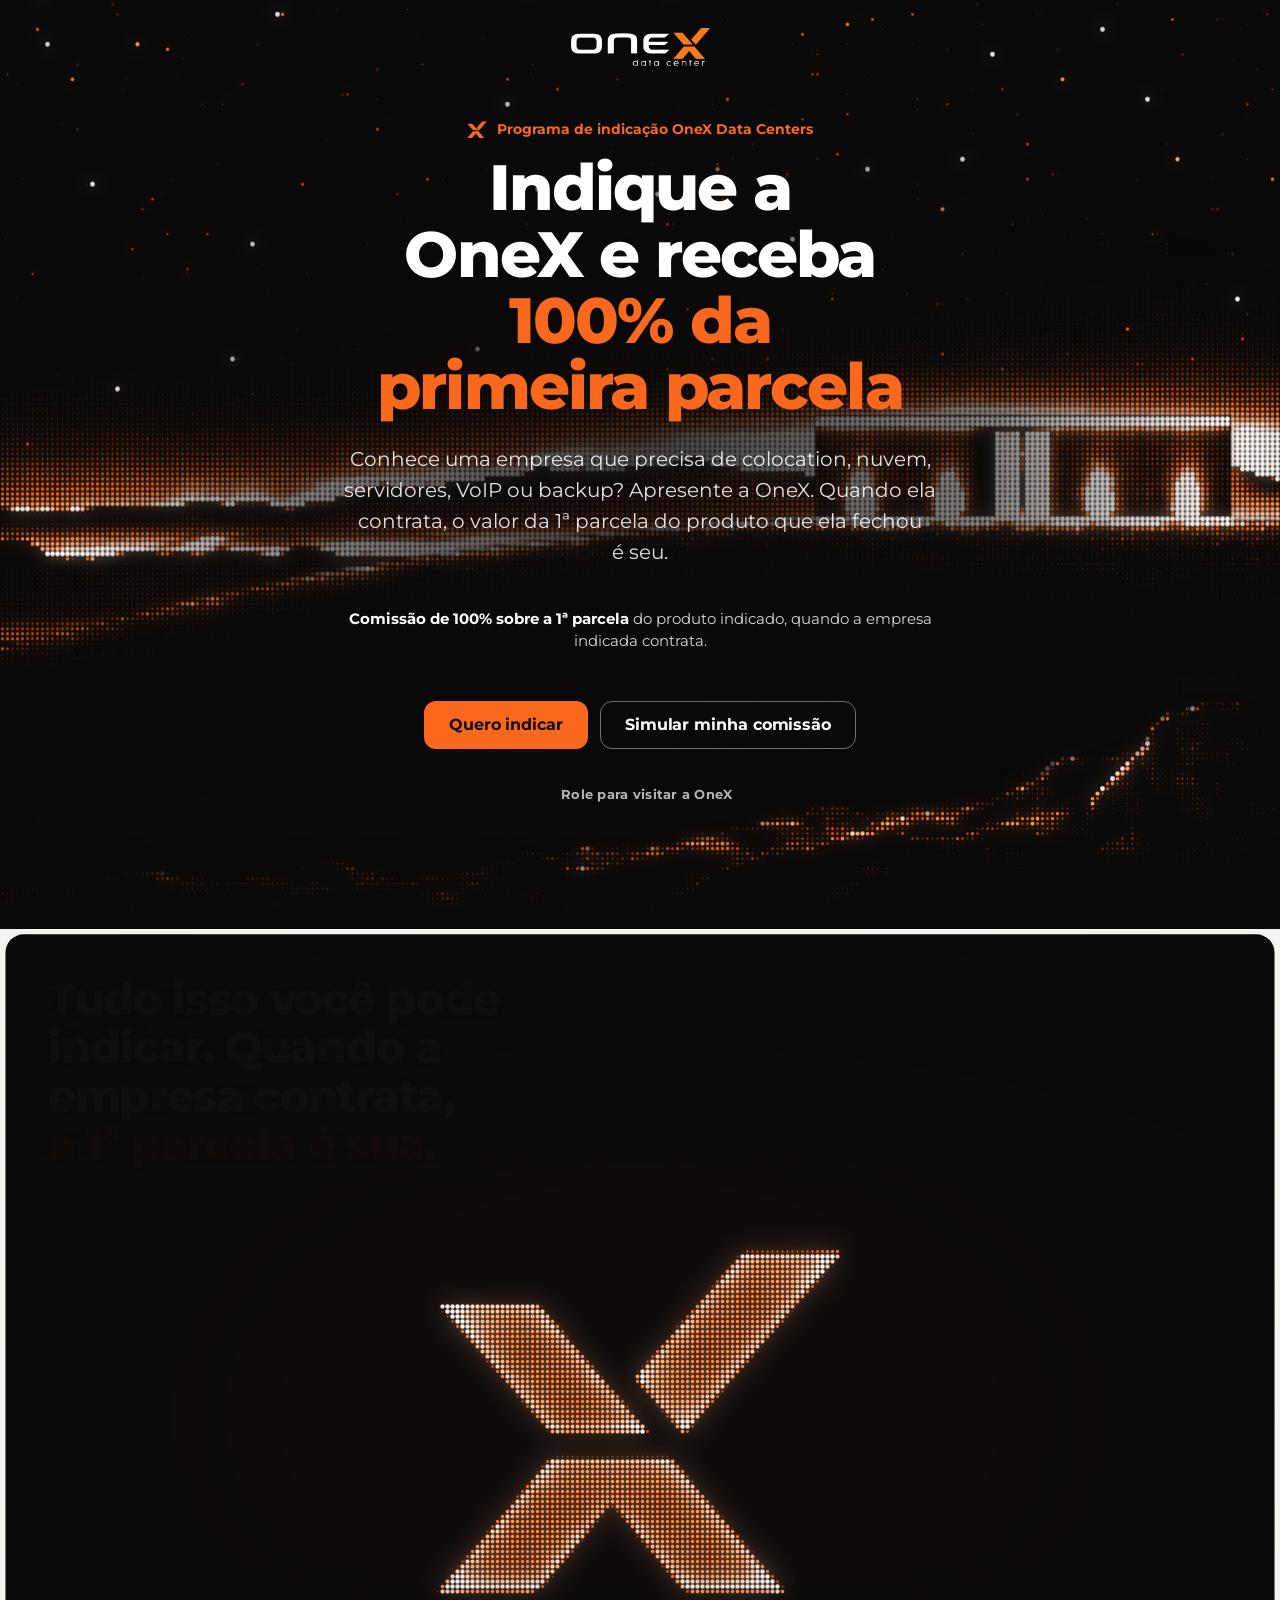
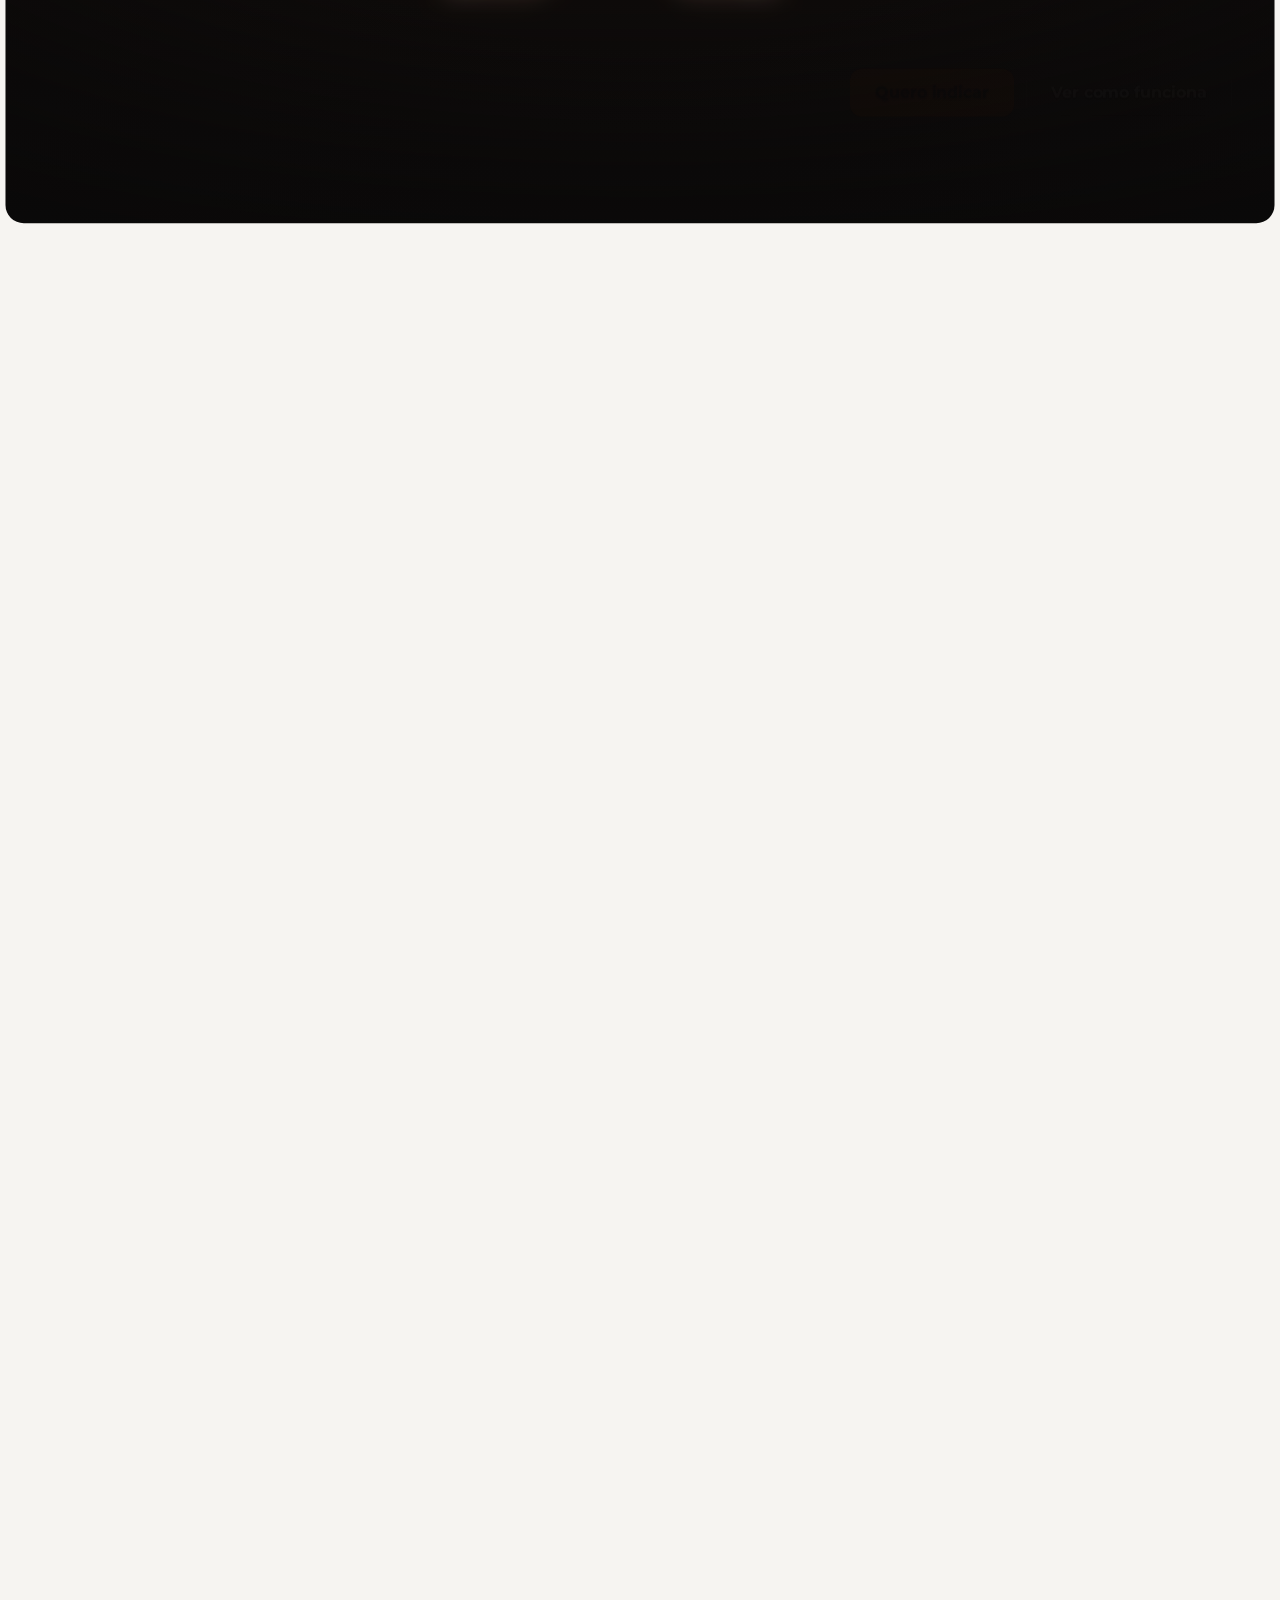
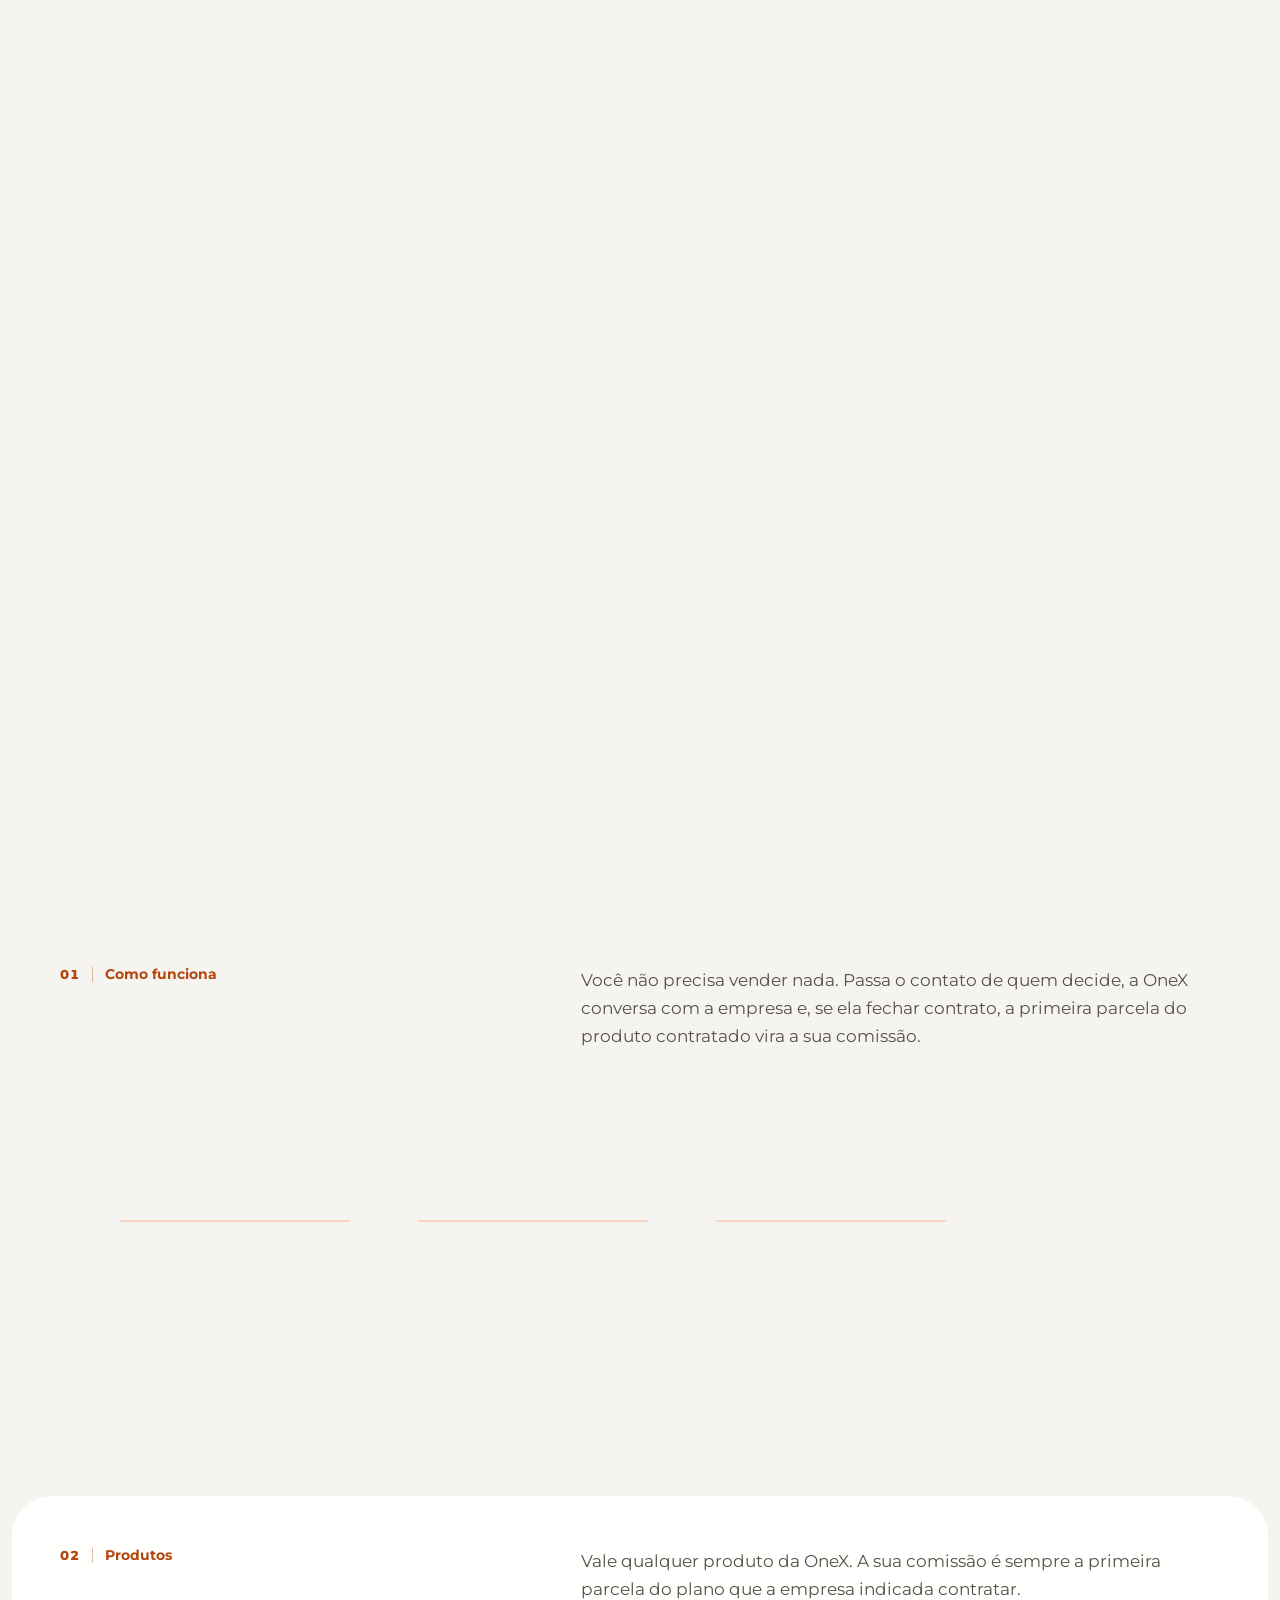
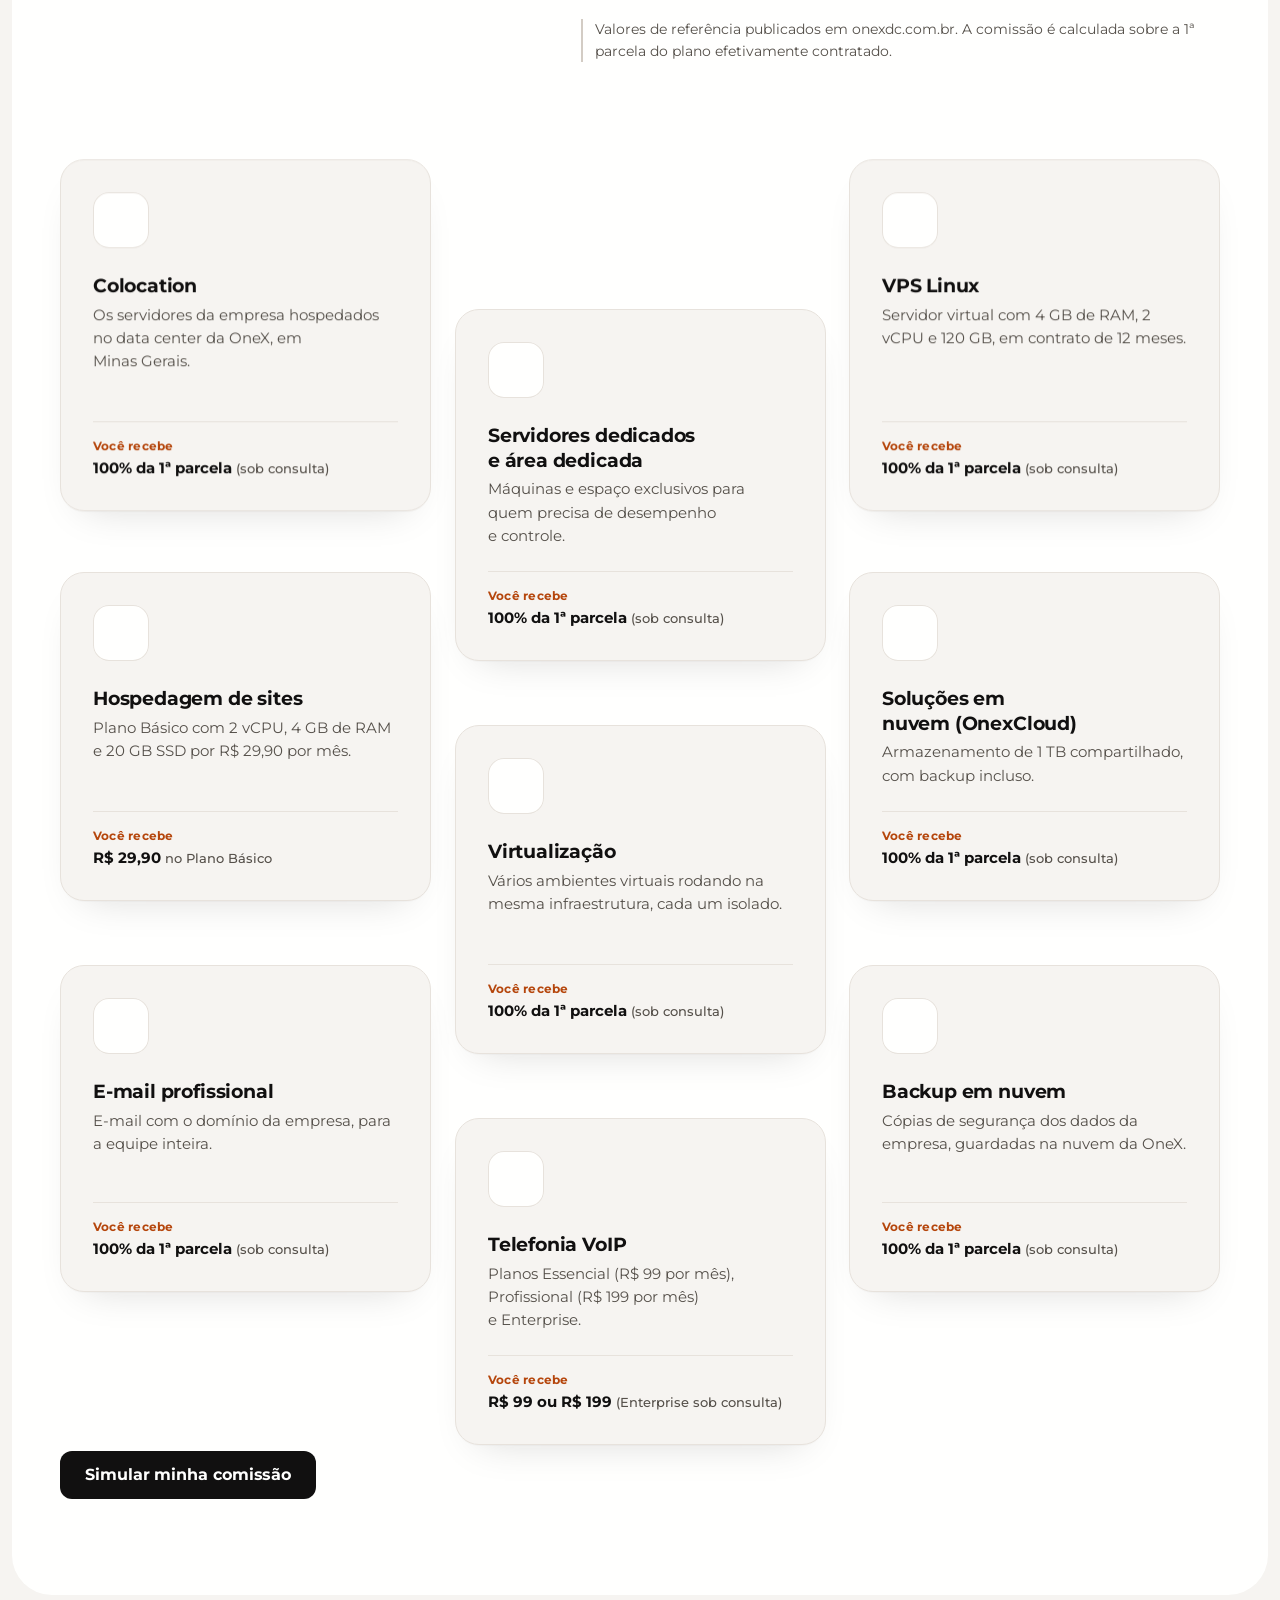
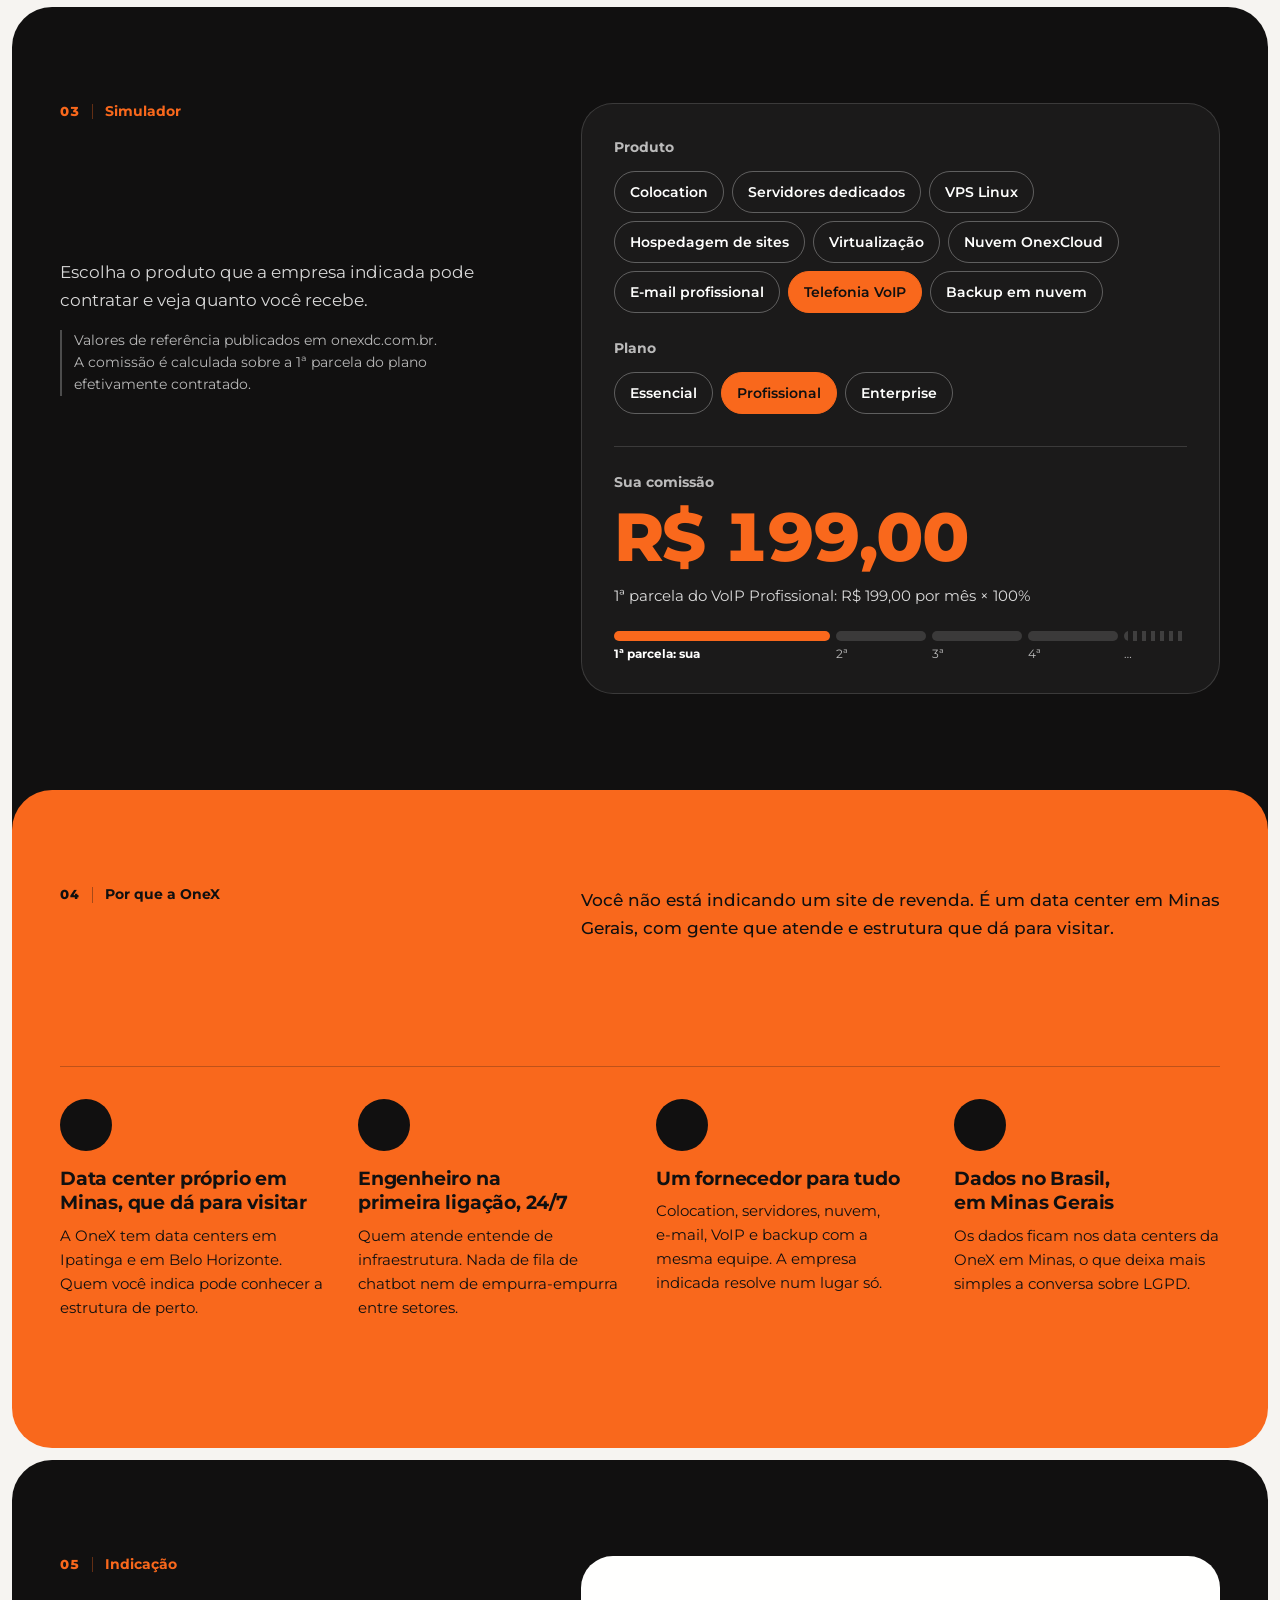
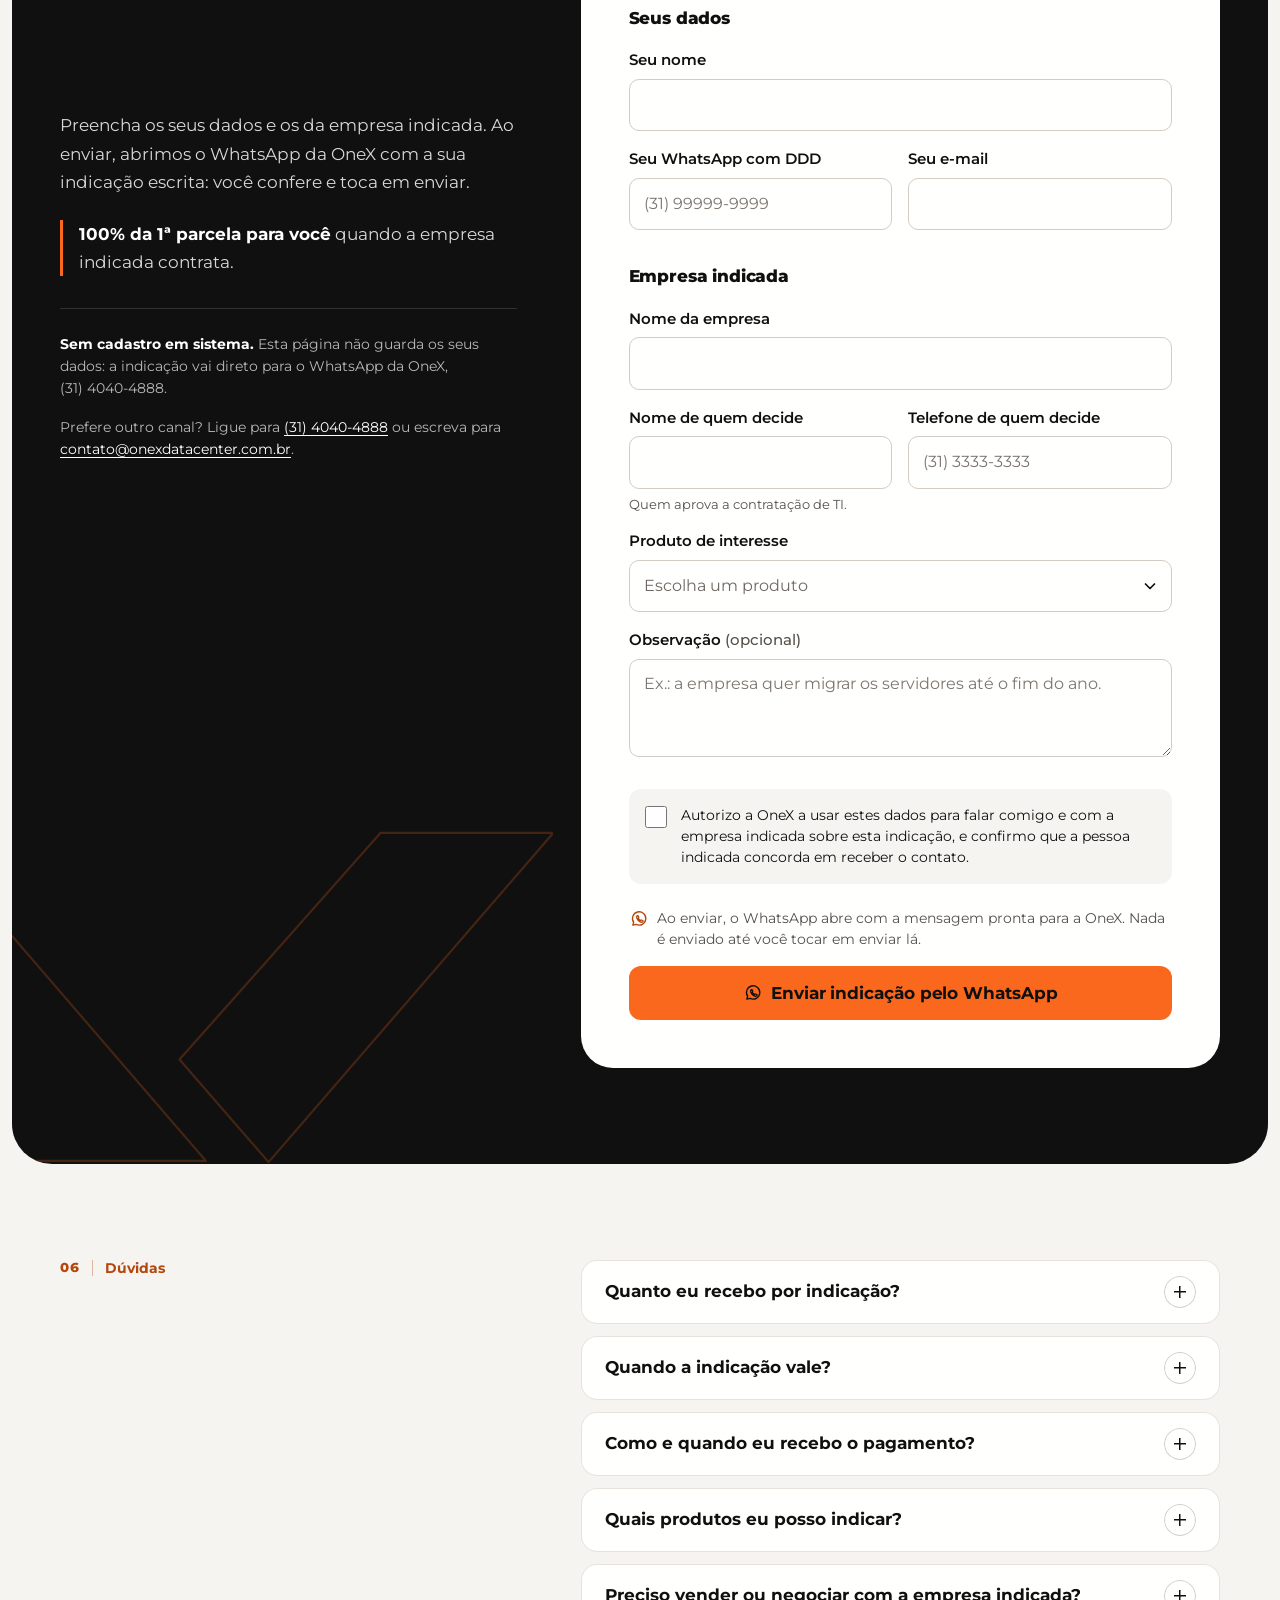
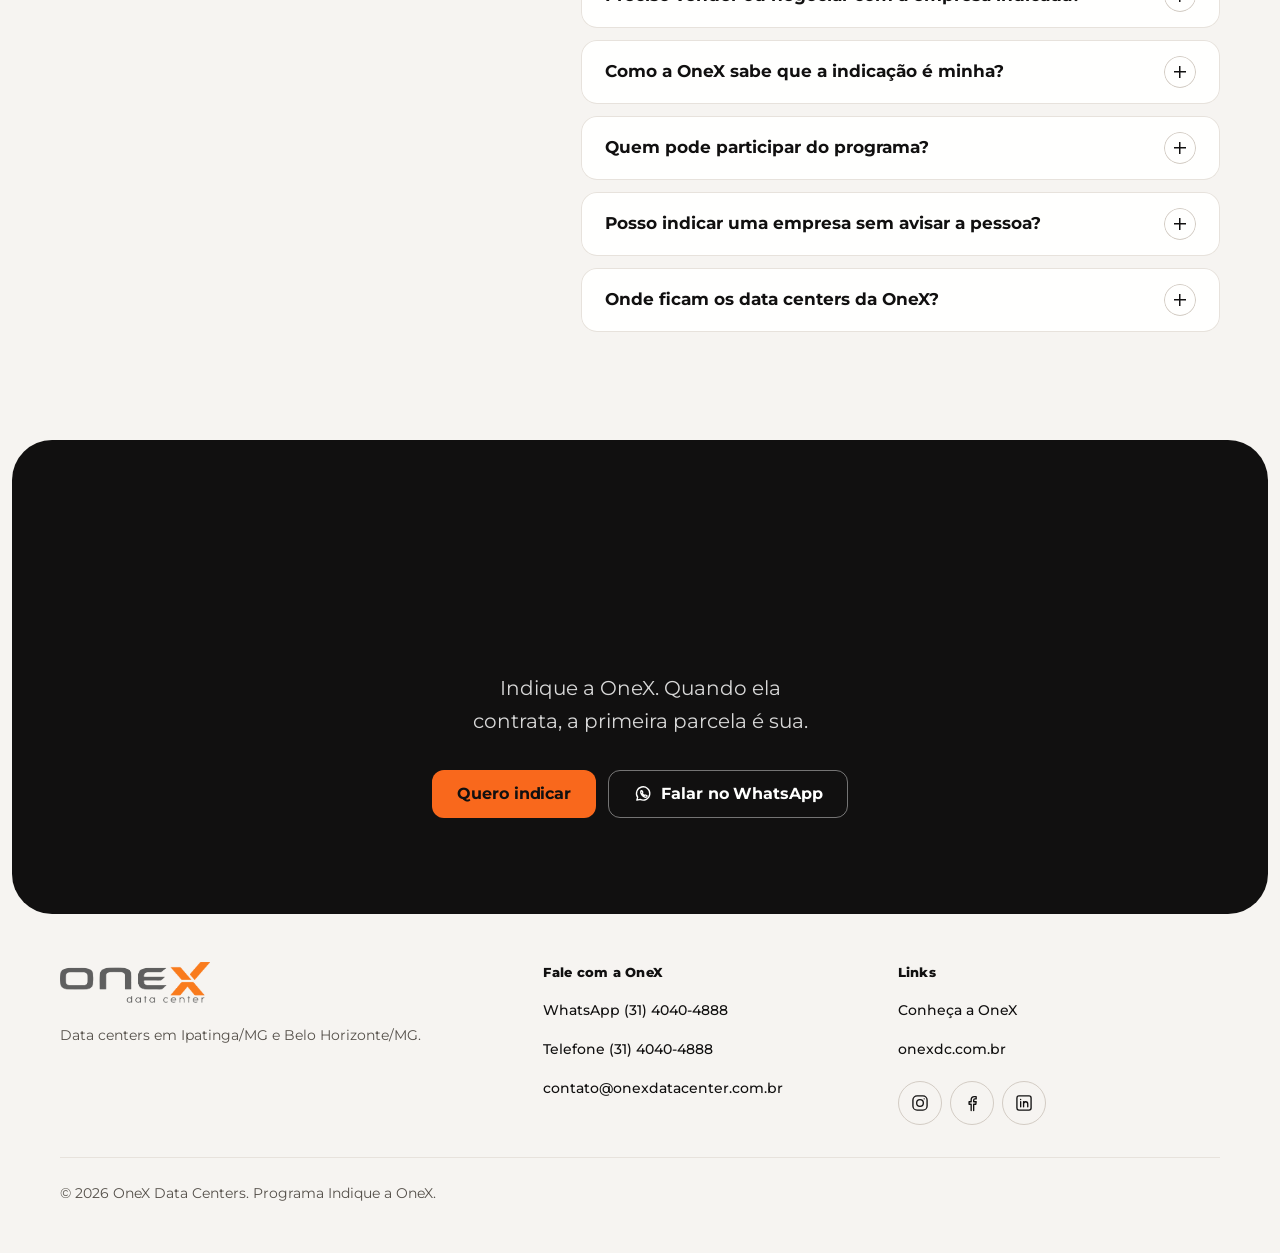
<file: index-parallax-visita.html>
<!doctype html>
<html lang="pt-BR">
<head>
<meta charset="utf-8">
<meta name="viewport" content="width=device-width, initial-scale=1, viewport-fit=cover">
<title>Programa de indicação OneX Data Centers: 100% da 1ª parcela</title>
<!-- Versão para comparar o hero (parallax): fora do índice de busca; a página oficial é index.html -->
<meta name="robots" content="noindex">
<meta name="description" content="Indique uma empresa para a OneX Data Centers e receba 100% da 1ª parcela do produto que ela contratar: colocation, nuvem, servidores, VoIP, backup e mais.">
<!-- Canonical provisório: confirmar o endereço final com a OneX (ver README) -->
<link rel="canonical" href="https://onexdc.com.br/indique/">
<meta name="robots" content="index, follow, max-image-preview:large">
<meta name="theme-color" content="#111010">
<meta name="color-scheme" content="light">
<meta property="og:locale" content="pt_BR">
<meta property="og:type" content="website">
<meta property="og:site_name" content="OneX Data Centers">
<meta property="og:title" content="Indique a OneX e receba 100% da primeira parcela">
<meta property="og:description" content="Conhece uma empresa que precisa de data center, nuvem, servidores ou telefonia? Indique a OneX. Quando ela contrata, a 1ª parcela do produto é sua.">
<meta property="og:url" content="https://onexdc.com.br/indique/">
<meta property="og:image" content="https://onexdc.com.br/indique/assets/img/og-indique.jpg">
<meta property="og:image:width" content="1200">
<meta property="og:image:height" content="630">
<meta property="og:image:alt" content="Indique a OneX: 100% da 1ª parcela para quem indica. Logo da OneX Data Center e o X da marca desenhado em pontos laranja sobre fundo preto.">
<meta name="twitter:card" content="summary_large_image">
<meta name="twitter:title" content="Indique a OneX e receba 100% da primeira parcela">
<meta name="twitter:description" content="Indique uma empresa para a OneX Data Centers. Quando ela contrata, você recebe 100% da 1ª parcela do produto contratado.">
<meta name="twitter:image" content="https://onexdc.com.br/indique/assets/img/og-indique.jpg">
<link rel="icon" href="assets/img/favicon-32.png" sizes="32x32" type="image/png">
<link rel="apple-touch-icon" href="assets/img/apple-touch-icon.png" sizes="180x180">
<link rel="preconnect" href="https://fonts.googleapis.com">
<link rel="preconnect" href="https://fonts.gstatic.com" crossorigin>
<!-- Montserrat sem bloquear a primeira pintura (display=swap; a reserva com size-adjust segura o layout) -->
<link rel="stylesheet" href="https://fonts.googleapis.com/css2?family=Montserrat:wght@300..800&amp;display=swap" media="print" onload="this.media='all'">
<noscript><link rel="stylesheet" href="https://fonts.googleapis.com/css2?family=Montserrat:wght@300..800&amp;display=swap"></noscript>
<link rel="stylesheet" href="assets/css/indique.css">
<link rel="stylesheet" href="assets/css/parallax.css">
<!-- Intro: decidida antes da primeira pintura. Não roda com #âncora, aba oculta, página já rolada, movimento reduzido
     ou se já foi vista nesta sessão. ?intro=1 força (revisão), ?intro=0 pula e ?fx=0 entrega a composição estática. -->
<script>(function(){var d=document.documentElement;d.classList.add("js");try{var q=location.search;if(/[?&]fx=0\b/.test(q)){d.classList.add("fx-0");return}d.classList.add("parallax-on");var rm=matchMedia("(prefers-reduced-motion: reduce)").matches;if(!rm&&"IntersectionObserver"in window&&"WebGLRenderingContext"in window)d.classList.add("visita-on");if(/[?&]intro=0\b/.test(q)||rm)return;if(!/[?&]intro=1\b/.test(q)&&(location.hash||document.hidden||window.pageYOffset>4||sessionStorage.getItem("onex-indique-intro")==="1"))return;d.classList.add("intro-ativa")}catch(e){}})();</script>
<script src="assets/js/intro.js" defer onerror="document.documentElement.classList.remove('intro-ativa')"></script>
<script src="assets/js/indique.js" defer></script>
<script src="assets/js/parallax.js" defer onerror="document.documentElement.classList.remove('parallax-on')"></script>
<script src="assets/js/parallax-secoes.js" defer></script>
<script src="assets/js/visita.js" defer onerror="document.documentElement.classList.remove('visita-on')"></script>
<script type="application/ld+json">
{
  "@context": "https://schema.org",
  "@graph": [
    {
      "@type": "Organization",
      "@id": "https://onexdc.com.br/#organizacao",
      "name": "OneX Data Centers",
      "alternateName": "OneX Data Center",
      "url": "https://onexdc.com.br/",
      "logo": "https://onexdc.com.br/indique/assets/img/logo-onex-cinza.webp",
      "email": "contato@onexdatacenter.com.br",
      "telephone": "+55 31 4040-4888",
      "contactPoint": [{
        "@type": "ContactPoint",
        "telephone": "+55 31 4040-4888",
        "email": "contato@onexdatacenter.com.br",
        "contactType": "customer service",
        "areaServed": "BR",
        "availableLanguage": "Portuguese"
      }],
      "location": [
        { "@type": "Place", "name": "Data center OneX em Ipatinga", "address": { "@type": "PostalAddress", "addressLocality": "Ipatinga", "addressRegion": "MG", "addressCountry": "BR" } },
        { "@type": "Place", "name": "Data center OneX em Belo Horizonte", "address": { "@type": "PostalAddress", "addressLocality": "Belo Horizonte", "addressRegion": "MG", "addressCountry": "BR" } }
      ],
      "sameAs": [
        "https://www.instagram.com/onexdc/",
        "https://www.facebook.com/onexdcenter/",
        "https://www.linkedin.com/company/onex-dc/"
      ]
    },
    {
      "@type": "WebPage",
      "@id": "https://onexdc.com.br/indique/#pagina",
      "url": "https://onexdc.com.br/indique/",
      "name": "Programa de indicação OneX Data Centers: 100% da 1ª parcela",
      "description": "Indique uma empresa para a OneX Data Centers e receba 100% da 1ª parcela do produto que ela contratar: colocation, nuvem, servidores, VoIP, backup e mais.",
      "inLanguage": "pt-BR",
      "isPartOf": { "@type": "WebSite", "name": "OneX Data Centers", "url": "https://onexdc.com.br/" },
      "publisher": { "@id": "https://onexdc.com.br/#organizacao" },
      "about": { "@id": "https://onexdc.com.br/#organizacao" },
      "breadcrumb": { "@id": "https://onexdc.com.br/indique/#trilha" },
      "primaryImageOfPage": { "@type": "ImageObject", "url": "https://onexdc.com.br/indique/assets/img/og-indique.jpg", "width": 1200, "height": 630 }
    },
    {
      "@type": "BreadcrumbList",
      "@id": "https://onexdc.com.br/indique/#trilha",
      "itemListElement": [
        { "@type": "ListItem", "position": 1, "name": "OneX Data Centers", "item": "https://onexdc.com.br/" },
        { "@type": "ListItem", "position": 2, "name": "Indique a OneX", "item": "https://onexdc.com.br/indique/" }
      ]
    },
    {
      "@type": "HowTo",
      "@id": "https://onexdc.com.br/indique/#como-funciona",
      "name": "Como indicar uma empresa para a OneX e receber 100% da 1ª parcela",
      "description": "Quem indica recebe 100% da primeira parcela do produto que a empresa indicada contratar.",
      "step": [
        { "@type": "HowToStep", "position": 1, "name": "Você indica", "text": "Envie pelo formulário da página os seus dados, o nome da empresa e o contato de quem decide a contratação.", "url": "https://onexdc.com.br/indique/#indicar" },
        { "@type": "HowToStep", "position": 2, "name": "A OneX conversa com a empresa indicada", "text": "A equipe da OneX entra em contato, entende o que a empresa precisa e apresenta a proposta." },
        { "@type": "HowToStep", "position": 3, "name": "A empresa contrata", "text": "A comissão vale quando a empresa indicada fecha contrato de um produto da OneX." },
        { "@type": "HowToStep", "position": 4, "name": "Você recebe 100% da 1ª parcela", "text": "O valor da sua comissão é igual à primeira parcela do produto que a empresa contratou." }
      ]
    },
    {
      "@type": "FAQPage",
      "@id": "https://onexdc.com.br/indique/#perguntas",
      "mainEntity": [
        { "@type": "Question", "name": "Quanto eu recebo por indicação?", "acceptedAnswer": { "@type": "Answer", "text": "Você recebe 100% do valor da primeira parcela do produto que a empresa indicada contratar. Exemplo: se ela contratar a Telefonia VoIP Profissional, de R$ 199 por mês, sua comissão é de R$ 199." } },
        { "@type": "Question", "name": "Quando a indicação vale?", "acceptedAnswer": { "@type": "Answer", "text": "A comissão vale quando a empresa indicada fecha contrato com a OneX. Se a empresa não contratar, não há comissão." } },
        { "@type": "Question", "name": "Como e quando eu recebo o pagamento?", "acceptedAnswer": { "@type": "Answer", "text": "A equipe da OneX informa o prazo e a forma de pagamento quando confirma a sua indicação. As regras completas do programa são passadas nesse contato." } },
        { "@type": "Question", "name": "Quais produtos eu posso indicar?", "acceptedAnswer": { "@type": "Answer", "text": "Todos os produtos da OneX: colocation, servidores dedicados e área dedicada, VPS Linux, hospedagem de sites, virtualização, soluções em nuvem (OnexCloud), e-mail profissional, telefonia VoIP e backup em nuvem." } },
        { "@type": "Question", "name": "Preciso vender ou negociar com a empresa indicada?", "acceptedAnswer": { "@type": "Answer", "text": "Não. Você passa o contato de quem decide e a equipe da OneX conversa com a empresa, entende a necessidade e apresenta a proposta." } },
        { "@type": "Question", "name": "Como a OneX sabe que a indicação é minha?", "acceptedAnswer": { "@type": "Answer", "text": "A indicação chega ao WhatsApp da OneX com o seu nome e o seu contato junto dos dados da empresa indicada. Guarde a conversa: ela é o registro da sua indicação." } },
        { "@type": "Question", "name": "Quem pode participar do programa?", "acceptedAnswer": { "@type": "Answer", "text": "A equipe da OneX confirma as condições de participação quando recebe a sua indicação. Para tirar a dúvida antes, fale com a OneX pelo WhatsApp (31) 4040-4888." } },
        { "@type": "Question", "name": "Posso indicar uma empresa sem avisar a pessoa?", "acceptedAnswer": { "@type": "Answer", "text": "O ideal é avisar antes. Indique quem você conhece e concorda em receber o contato da OneX: isso respeita a LGPD e deixa a primeira conversa mais fácil." } },
        { "@type": "Question", "name": "Onde ficam os data centers da OneX?", "acceptedAnswer": { "@type": "Answer", "text": "Em Minas Gerais, em Ipatinga e em Belo Horizonte. A empresa indicada pode agendar uma visita para conhecer a estrutura." } }
      ]
    }
  ]
}
</script>
</head>
<body>
<svg class="sprite" aria-hidden="true" focusable="false">
  <!-- O X da OneX em três peças, medidas no alfa do PNG oficial (viewBox 0 0 541 458). Uso: marcas e marca-d'água em
       traço. Onde o X aparece inteiro, a arte oficial (assets/img/onex-x.webp) entra por cima. -->
  <symbol id="x-pecas" viewBox="-4 -4 550 466">
    <path pathLength="1" d="M1.5 69 L134.5 69 L284.5 243 L151.5 243 Z"/>
    <path pathLength="1" d="M414 0 L542 0 L331 244 L265 168 Z"/>
    <path pathLength="1" d="M156.6 273 L309.5 273 L465 458 L335 458 L233 339 L132 458 L0 458 Z"/>
  </symbol>
  <symbol id="i-whatsapp" viewBox="0 0 24 24"><path d="M4.6 19.4l1-3.5a8 8 0 1 1 3 2.6z"/><path d="M9.3 8.6c.2-.5.6-.5.9-.5h.4c.2 0 .4.1.5.4l.6 1.5c.1.2 0 .5-.1.6l-.5.6c.6 1.1 1.5 2 2.6 2.6l.6-.5c.2-.1.4-.2.6-.1l1.5.6c.3.1.4.3.4.5v.4c0 .3-.1.7-.5.9-.6.4-1.6.5-2.9-.1-1.6-.7-3-2.1-3.7-3.7-.6-1.3-.5-2.3-.1-2.9z"/></symbol>
  <symbol id="i-seta" viewBox="0 0 24 24"><path d="M5 12h13M13 7l5 5-5 5"/></symbol>
</svg>
<a class="pular" href="#conteudo">Pular para o conteúdo</a>

<!-- Cabeçalho flutuante: transparente sobre o hero; depois da rolagem vira uma barra arredondada no tom do que passa por
     baixo. O logo é o oficial, recortado em duas partes (nome e X) só para entrar em partes depois da intro; o X fica
     sempre laranja (o do logo oficial), nos dois tons. -->
<!-- Nesta versão o cabeçalho é só a marca da OneX (sem links, botão nem barra) -->
<header class="topo topo--so-marca" data-topo data-tom="escuro">
  <div class="topo__barra">
    <a class="topo__marca" href="#topo" aria-label="OneX Data Center, voltar ao início">
      <span class="logo" aria-hidden="true">
        <span class="logo__parte logo__parte--nome"><img class="logo__img logo__img--branco" src="assets/img/logo-onex-branco.webp" alt="" width="866" height="250"><img class="logo__img logo__img--cinza" src="assets/img/logo-onex-cinza.webp" alt="" width="866" height="250"></span>
        <span class="logo__parte logo__parte--x"><img class="logo__img logo__img--cinza" src="assets/img/logo-onex-cinza.webp" alt="" width="866" height="250"></span>
      </span>
    </a>
  </div>
</header>

<main id="conteudo" tabindex="-1">
  <span id="topo" class="ancora-topo"></span>

  <!-- ===================== HERO: PARALLAX ===================== -->
  <!-- O "Parallax" do Osmo em pontos: as serras de Minas, a OneX no morro, o texto e as pedras da frente descem em
       velocidades diferentes ao rolar (assets/js/parallax.js; camadas geradas no Higgsfield, desenhadas com a mesma
       receita de pontos da visita). Sem JS ou com ?fx=0: o pôster em pontos atrás do texto. -->
  <section class="parallax parallax--tela" id="inicio" aria-labelledby="titulo" data-parallax data-escuro>
    <div class="parallax__moldura" aria-hidden="true" data-hero></div>
    <picture>
      <source media="(max-aspect-ratio: 9/10)" srcset="assets/img/parallax/poster-retrato.webp" width="780" height="1688">
      <img class="parallax__poster" src="assets/img/parallax/poster.webp" alt="" width="1600" height="900" fetchpriority="high" decoding="async">
    </picture>
    <canvas class="parallax__camada" data-camada="serra" aria-hidden="true"></canvas>
    <canvas class="parallax__camada" data-camada="onex" aria-hidden="true"></canvas>
    <div class="parallax__veu" aria-hidden="true"></div>
    <div class="parallax__texto" data-camada="texto">
      <p class="hero__olho"><svg class="mini-x" viewBox="-4 -4 550 466" aria-hidden="true" focusable="false"><use href="#x-pecas"/></svg>Programa de indicação OneX Data Centers</p>
      <h1 id="titulo"><span class="h1__a">Indique a OneX e receba</span> <span class="h1__b">100% da primeira parcela</span></h1>
      <p class="hero__sub">Conhece uma empresa que precisa de colocation, nuvem, servidores, VoIP ou backup? Apresente a OneX. Quando ela contrata, o valor da 1ª parcela do produto que ela fechou é seu.</p>
      <p class="hero__condicao"><strong>Comissão de 100% sobre a 1ª parcela</strong> do produto indicado, quando a empresa indicada contrata.</p>
      <div class="hero__acoes">
        <a class="botao" href="#indicar" data-cta-hero>Quero indicar</a>
        <a class="botao botao--contorno" href="#simulador">Simular minha comissão</a>
      </div>
      <p class="parallax__dica" aria-hidden="true"><span></span>Role para visitar a OneX</p>
    </div>
    <canvas class="parallax__camada" data-camada="frente" aria-hidden="true"></canvas>
    <div class="parallax__esfuma" aria-hidden="true"></div>
  </section>

  <!-- ===================== VISITA À ONEX (depois do parallax) ===================== -->
  <!-- A rolagem leva a pessoa para dentro da OneX: fachada → corredor → rack → rede → storage → telefonia → o X. Cada
       parada mostra produtos que dá para indicar. As cenas são fotos ilustrativas geradas no Higgsfield, desenhadas em
       pontos por assets/js/visita.js (efeito "Sunset" do editor ASCII do 21st.dev, refeito em WebGL).
       Corredor e rack têm uma parada cada; rede, storage e telefonia viram um momento só (data-visita-junta): a câmera
       passa pelas três num mergulho rápido e os três textos aparecem juntos, só com título e ganho (os itens ficam
       para "Produtos"), cada um na sua velocidade (data-vel no bloco).
       Sem JS, com movimento reduzido ou ?fx=0: a fachada em pontos (imagem) fica atrás do texto e as paradas viram
       cartões, cada um com a sua cena em pontos. -->
  <section class="visita visita--espalhada visita--junta" id="visita" aria-labelledby="h-visita" data-visita data-visita-continua data-visita-espalha data-visita-junta data-escuro>
    <div class="visita__palco" data-visita-palco>
      <div class="visita__moldura" aria-hidden="true"></div>
      <div class="visita__arte" aria-hidden="true" data-visita-arte>
        <picture>
          <source media="(max-aspect-ratio: 9/10)" srcset="assets/img/visita/pontos-0-retrato.webp" width="780" height="1688">
          <img class="visita__poster" src="assets/img/visita/pontos-0.webp" alt="" width="1600" height="900" loading="lazy" decoding="async">
        </picture>
        <canvas class="visita__tela" data-visita-tela></canvas>
      </div>

      <div class="visita__coluna">
        <div class="visita__abertura" data-parada="0">
          <p class="hero__olho" data-vel="0.3"><svg class="mini-x" viewBox="-4 -4 550 466" aria-hidden="true" focusable="false"><use href="#x-pecas"/></svg>Uma visita à OneX</p>
          <h2 class="visita__chamada" data-vel="0.3" id="h-visita">Entre no data center e veja <span>o que dá para indicar</span></h2>
          <p class="hero__sub" data-vel="0.12">Cada parada mostra produtos que a empresa indicada pode contratar e quanto você recebe quando ela fecha.</p>
          <p class="visita__dica" aria-hidden="true" data-vel="0.22"><span></span>Role para entrar na OneX</p>
        </div>
        <ol class="visita__paradas">
          <li class="parada" data-parada="1">
            <img class="parada__cena" src="assets/img/visita/pontos-1.webp" alt="" width="800" height="450" loading="lazy" decoding="async">
            <p class="indice" aria-hidden="true" data-vel="0.32"><span>01</span>O corredor</p>
            <h3 class="parada__titulo" data-vel="0.32">Colocation e área dedicada</h3>
            <ul class="parada__itens" data-vel="0.12">
              <li><strong>Colocation</strong> Os servidores da empresa hospedados no data center da OneX, em Minas Gerais.</li>
              <li><strong>Área dedicada</strong> Um espaço só da empresa dentro do data center.</li>
            </ul>
            <p class="parada__ganho" data-vel="0.26">Você recebe <strong>100% da 1ª parcela</strong> <span>(sob consulta)</span></p>
          </li>
          <li class="parada" data-parada="2">
            <img class="parada__cena" src="assets/img/visita/pontos-2.webp" alt="" width="800" height="450" loading="lazy" decoding="async">
            <p class="indice" aria-hidden="true" data-vel="0.32"><span>02</span>O rack</p>
            <h3 class="parada__titulo" data-vel="0.32">Servidores, VPS e virtualização</h3>
            <ul class="parada__itens" data-vel="0.12">
              <li><strong>Servidores dedicados</strong> Máquinas exclusivas para quem precisa de desempenho e controle.</li>
              <li><strong>VPS Linux</strong> 4 GB de RAM, 2 vCPU e 120 GB, em contrato de 12 meses.</li>
              <li><strong>Virtualização</strong> Vários ambientes virtuais na mesma infraestrutura, cada um isolado.</li>
            </ul>
            <p class="parada__ganho" data-vel="0.26">Você recebe <strong>100% da 1ª parcela</strong> <span>(sob consulta)</span></p>
          </li>
          <li class="parada parada--junta" data-parada="3" data-vel="0.1">
            <img class="parada__cena" src="assets/img/visita/pontos-3.webp" alt="" width="800" height="450" loading="lazy" decoding="async">
            <p class="indice" aria-hidden="true"><span>03</span>A rede</p>
            <h3 class="parada__titulo">Nuvem, sites e e-mail</h3>
            <ul class="parada__itens">
              <li><strong>OnexCloud</strong> Armazenamento de 1 TB compartilhado, com backup incluso.</li>
              <li><strong>Hospedagem de sites</strong> Plano Básico com 2 vCPU, 4 GB de RAM e 20 GB SSD por R$&nbsp;29,90 por mês.</li>
              <li><strong>E-mail profissional</strong> Com o domínio da empresa, para a equipe inteira.</li>
            </ul>
            <p class="parada__ganho">Você recebe <strong>100% da 1ª parcela</strong> <span>(R$&nbsp;29,90 no Plano Básico de hospedagem)</span></p>
          </li>
          <li class="parada parada--junta" data-parada="4" data-vel="0.4">
            <img class="parada__cena" src="assets/img/visita/pontos-4.webp" alt="" width="800" height="450" loading="lazy" decoding="async">
            <p class="indice" aria-hidden="true"><span>04</span>O storage</p>
            <h3 class="parada__titulo">Backup em nuvem</h3>
            <ul class="parada__itens">
              <li><strong>Backup em nuvem</strong> Cópias de segurança dos dados da empresa, guardadas na nuvem da OneX.</li>
            </ul>
            <p class="parada__ganho">Você recebe <strong>100% da 1ª parcela</strong> <span>(sob consulta)</span></p>
          </li>
          <li class="parada parada--junta" data-parada="5" data-vel="0.2">
            <img class="parada__cena" src="assets/img/visita/pontos-5.webp" alt="" width="800" height="450" loading="lazy" decoding="async">
            <p class="indice" aria-hidden="true"><span>05</span>A telefonia</p>
            <h3 class="parada__titulo">Telefonia VoIP</h3>
            <ul class="parada__itens">
              <li><strong>Essencial</strong> R$&nbsp;99 por mês.</li>
              <li><strong>Profissional</strong> R$&nbsp;199 por mês.</li>
              <li><strong>Enterprise</strong> Sob consulta.</li>
            </ul>
            <p class="parada__ganho">Você recebe <strong>R$&nbsp;99 ou R$&nbsp;199</strong> <span>(Enterprise sob consulta)</span></p>
          </li>
        </ol>

        <div class="visita__fim" data-parada="6">
          <p class="visita__fim-titulo" data-vel="0.3">Tudo isso você pode indicar. Quando a empresa contrata, <span>a 1ª parcela é sua.</span></p>
          <div class="hero__acoes" data-vel="0.12">
            <a class="botao" href="#indicar">Quero indicar</a>
            <a class="botao botao--contorno" href="#como-funciona">Ver como funciona</a>
          </div>
        </div>
      </div>

      <a class="visita__pular" href="#como-funciona">Pular a visita<svg class="icone-inline" viewBox="0 0 24 24" aria-hidden="true" focusable="false"><use href="#i-seta"/></svg></a>
    </div>
  </section>

  <!-- ===================== COMO FUNCIONA ===================== -->
  <section class="secao secao--aberta" id="como-funciona" aria-labelledby="h-como">
    <div class="editorial">
      <div class="editorial__titulo">
        <p class="indice" aria-hidden="true"><span>01</span>Como funciona</p>
        <h2 id="h-como" data-revela>Quatro passos entre a sua indicação e a sua comissão</h2>
      </div>
      <div class="editorial__corpo">
        <p>Você não precisa vender nada. Passa o contato de quem decide, a OneX conversa com a empresa e, se ela fechar contrato, a primeira parcela do produto contratado vira a sua comissão.</p>
      </div>
    </div>
    <ol class="passos" data-passos>
      <li class="passo">
        <span class="passo__no" aria-hidden="true">1</span><span class="passo__linha" aria-hidden="true"></span>
        <h3 class="passo__titulo">Você indica</h3>
        <p>Envie pelo formulário os seus dados, o nome da empresa e o contato de quem decide a contratação.</p>
      </li>
      <li class="passo">
        <span class="passo__no" aria-hidden="true">2</span><span class="passo__linha" aria-hidden="true"></span>
        <h3 class="passo__titulo">A OneX conversa com a empresa indicada</h3>
        <p>A equipe da OneX entra em contato, entende o que a empresa precisa e apresenta a proposta.</p>
      </li>
      <li class="passo">
        <span class="passo__no" aria-hidden="true">3</span><span class="passo__linha" aria-hidden="true"></span>
        <h3 class="passo__titulo">A empresa contrata</h3>
        <p>A comissão vale quando a empresa indicada fecha contrato de um produto da OneX.</p>
      </li>
      <li class="passo passo--comissao">
        <span class="passo__no" aria-hidden="true">4</span>
        <h3 class="passo__titulo">Você recebe 100% da 1ª parcela</h3>
        <p>O valor da sua comissão é igual à primeira parcela do produto que a empresa contratou.</p>
      </li>
    </ol>
  </section>

  <!-- ===================== PRODUTOS ===================== -->
  <section class="caixa caixa--branca secao secao--paralaxe" id="produtos" aria-labelledby="h-produtos">
    <div class="editorial" data-paralaxe="0.05">
      <div class="editorial__titulo">
        <p class="indice" aria-hidden="true"><span>02</span>Produtos</p>
        <h2 id="h-produtos" data-revela>O que você pode indicar</h2>
      </div>
      <div class="editorial__corpo">
        <p>Vale qualquer produto da OneX. A sua comissão é sempre a primeira parcela do plano que a empresa indicada contratar.</p>
        <p class="nota">Valores de referência publicados em onexdc.com.br. A comissão é calculada sobre a 1ª parcela do plano efetivamente contratado.</p>
      </div>
    </div>

    <ul class="produtos produtos--cartoes" data-produtos data-paralaxe-colunas="0.07,-0.1,0.07">
      <li class="produto">
        <svg class="ico ico--rack" viewBox="0 0 24 24" aria-hidden="true" focusable="false">
          <path class="t" pathLength="1" d="M7 2.75h10c.97 0 1.75.78 1.75 1.75v15c0 .97-.78 1.75-1.75 1.75H7c-.97 0-1.75-.78-1.75-1.75v-15c0-.97.78-1.75 1.75-1.75z"/>
          <g class="u" style="--i:0"><path d="M8.25 5.5h7.5v3h-7.5z"/><path class="led" d="M13.9 7h.01"/></g>
          <g class="u" style="--i:1"><path d="M8.25 10.5h7.5v3h-7.5z"/><path class="led" d="M13.9 12h.01"/></g>
          <g class="u" style="--i:2"><path d="M8.25 15.5h7.5v3h-7.5z"/><path class="led" d="M13.9 17h.01"/></g>
        </svg>
        <h3>Colocation</h3>
        <p>Os servidores da empresa hospedados no data center da OneX, em Minas Gerais.</p>
        <p class="produto__ganho"><span>Você recebe</span> 100% da 1ª parcela <small>(sob consulta)</small></p>
      </li>
      <li class="produto">
        <svg class="ico ico--servidor" viewBox="0 0 24 24" aria-hidden="true" focusable="false">
          <path class="t" pathLength="1" d="M5.5 4h13c.83 0 1.5.67 1.5 1.5v4c0 .83-.67 1.5-1.5 1.5h-13C4.67 11 4 10.33 4 9.5v-4C4 4.67 4.67 4 5.5 4z"/>
          <path class="t" pathLength="1" style="--d:.1s" d="M5.5 13h13c.83 0 1.5.67 1.5 1.5v4c0 .83-.67 1.5-1.5 1.5h-13c-.83 0-1.5-.67-1.5-1.5v-4c0-.83.67-1.5 1.5-1.5z"/>
          <path class="t" pathLength="1" style="--d:.25s" d="M11 7.5h5.5M11 16.5h5.5"/>
          <path class="led" style="--i:0" d="M7.5 7.5h.01"/>
          <path class="led" style="--i:1" d="M7.5 16.5h.01"/>
        </svg>
        <h3>Servidores dedicados e área dedicada</h3>
        <p>Máquinas e espaço exclusivos para quem precisa de desempenho e controle.</p>
        <p class="produto__ganho"><span>Você recebe</span> 100% da 1ª parcela <small>(sob consulta)</small></p>
      </li>
      <li class="produto">
        <svg class="ico ico--vps" viewBox="0 0 24 24" aria-hidden="true" focusable="false">
          <path class="t" pathLength="1" d="M4.5 4.5h15c.83 0 1.5.67 1.5 1.5v12c0 .83-.67 1.5-1.5 1.5h-15C3.67 19.5 3 18.83 3 18V6c0-.83.67-1.5 1.5-1.5z"/>
          <path class="t" pathLength="1" style="--d:.15s" d="M3 8h18"/>
          <path class="t prompt" pathLength="1" style="--d:.4s" d="M6.5 11l2.5 2.25L6.5 15.5"/>
          <path class="cursor" d="M11.5 15.5h5"/>
        </svg>
        <h3>VPS Linux</h3>
        <p>Servidor virtual com 4 GB de RAM, 2 vCPU e 120 GB, em contrato de 12 meses.</p>
        <p class="produto__ganho"><span>Você recebe</span> 100% da 1ª parcela <small>(sob consulta)</small></p>
      </li>
      <li class="produto">
        <svg class="ico ico--site" viewBox="0 0 24 24" aria-hidden="true" focusable="false">
          <path class="t" pathLength="1" d="M4.5 4.5h15c.83 0 1.5.67 1.5 1.5v12c0 .83-.67 1.5-1.5 1.5h-15C3.67 19.5 3 18.83 3 18V6c0-.83.67-1.5 1.5-1.5z"/>
          <path class="t" pathLength="1" style="--d:.15s" d="M3 8h18"/>
          <path class="l" pathLength="1" style="--i:0" d="M6.5 11.5h6"/>
          <path class="l" pathLength="1" style="--i:1" d="M6.5 14h4"/>
          <path class="l" pathLength="1" style="--i:2" d="M6.5 16.5h5"/>
          <path class="bloco" d="M15 11.5h3v5h-3z"/>
        </svg>
        <h3>Hospedagem de sites</h3>
        <p>Plano Básico com 2 vCPU, 4 GB de RAM e 20 GB SSD por R$&nbsp;29,90 por mês.</p>
        <p class="produto__ganho"><span>Você recebe</span> R$&nbsp;29,90 <small>no Plano Básico</small></p>
      </li>
      <li class="produto">
        <svg class="ico ico--virt" viewBox="0 0 24 24" aria-hidden="true" focusable="false">
          <path class="t" pathLength="1" d="M5 3.5h14c.83 0 1.5.67 1.5 1.5v14c0 .83-.67 1.5-1.5 1.5H5c-.83 0-1.5-.67-1.5-1.5V5c0-.83.67-1.5 1.5-1.5z"/>
          <path class="vm" style="--i:0" d="M7 7h4v4H7z"/>
          <path class="vm" style="--i:1" d="M13 7h4v4h-4z"/>
          <path class="vm" style="--i:2" d="M7 13h4v4H7z"/>
          <path class="vm" style="--i:3" d="M13 13h4v4h-4z"/>
        </svg>
        <h3>Virtualização</h3>
        <p>Vários ambientes virtuais rodando na mesma infraestrutura, cada um isolado.</p>
        <p class="produto__ganho"><span>Você recebe</span> 100% da 1ª parcela <small>(sob consulta)</small></p>
      </li>
      <li class="produto">
        <svg class="ico ico--nuvem" viewBox="0 0 24 24" aria-hidden="true" focusable="false">
          <path class="t" pathLength="1" d="M7.25 19h9.5a4 4 0 0 0 .62-7.95 5.5 5.5 0 0 0-10.6-1.3A4.65 4.65 0 0 0 7.25 19z"/>
          <g class="sobe"><path d="M12 16.75v-5"/><path d="M9.75 13.75L12 11.5l2.25 2.25"/></g>
        </svg>
        <h3>Soluções em nuvem (OnexCloud)</h3>
        <p>Armazenamento de 1 TB compartilhado, com backup incluso.</p>
        <p class="produto__ganho"><span>Você recebe</span> 100% da 1ª parcela <small>(sob consulta)</small></p>
      </li>
      <li class="produto">
        <svg class="ico ico--email" viewBox="0 0 24 24" aria-hidden="true" focusable="false">
          <path class="t" pathLength="1" d="M4.5 5.5h15c.83 0 1.5.67 1.5 1.5v10c0 .83-.67 1.5-1.5 1.5h-15c-.83 0-1.5-.67-1.5-1.5V7c0-.83.67-1.5 1.5-1.5z"/>
          <path class="aba" d="M3.6 6.6L12 12.75l8.4-6.15"/>
        </svg>
        <h3>E-mail profissional</h3>
        <p><span class="junto">E-mail</span> com o domínio da empresa, para a equipe inteira.</p>
        <p class="produto__ganho"><span>Você recebe</span> 100% da 1ª parcela <small>(sob consulta)</small></p>
      </li>
      <li class="produto">
        <svg class="ico ico--voip" viewBox="0 0 24 24" aria-hidden="true" focusable="false">
          <path class="t" pathLength="1" d="M8.2 3.9l1.55 3.6c.2.48.08 1.03-.3 1.38L7.9 10.3c1.05 2.25 3.5 4.7 5.8 5.8l1.42-1.55c.35-.38.9-.5 1.38-.3l3.6 1.55c.5.22.8.75.7 1.3l-.5 2.4c-.12.55-.6.95-1.17.95C10.2 20.45 3.55 13.8 3.55 4.85c0-.57.4-1.05.95-1.17l2.4-.5c.55-.1 1.08.2 1.3.7z"/>
          <path class="onda" style="--i:0" d="M14.75 7.25a2.75 2.75 0 0 1 2 2"/>
          <path class="onda" style="--i:1" d="M14.75 3.75a6.25 6.25 0 0 1 5.5 5.5"/>
        </svg>
        <h3>Telefonia VoIP</h3>
        <p>Planos Essencial (R$&nbsp;99 por mês), Profissional (R$&nbsp;199 por mês) e Enterprise.</p>
        <p class="produto__ganho"><span>Você recebe</span> R$&nbsp;99 ou R$&nbsp;199 <small>(Enterprise sob consulta)</small></p>
      </li>
      <li class="produto">
        <svg class="ico ico--backup" viewBox="0 0 24 24" aria-hidden="true" focusable="false">
          <g class="giro">
            <path class="t" pathLength="1" d="M20 12a8 8 0 1 1-2.34-5.66"/>
            <path class="ponta" d="M14.2 6.34h3.46V2.88"/>
          </g>
          <g class="desce"><path d="M12 8.25v5.75"/><path d="M9.75 11.75L12 14l2.25-2.25"/><path d="M8.75 16.25h6.5"/></g>
        </svg>
        <h3>Backup em nuvem</h3>
        <p>Cópias de segurança dos dados da empresa, guardadas na nuvem da OneX.</p>
        <p class="produto__ganho"><span>Você recebe</span> 100% da 1ª parcela <small>(sob consulta)</small></p>
      </li>
    </ul>
    <p class="produtos__acao"><a class="botao botao--escuro" href="#simulador">Simular minha comissão</a></p>
  </section>

  <!-- ===================== SIMULADOR ===================== -->
  <section class="caixa caixa--navy secao secao--antes-de-subir" id="simulador" aria-labelledby="h-simulador" data-escuro>
    <div class="sim">
      <div class="sim__texto">
        <p class="indice" aria-hidden="true"><span>03</span>Simulador</p>
        <h2 id="h-simulador" data-revela>Simule sua comissão</h2>
        <p>Escolha o produto que a empresa indicada pode contratar e veja quanto você recebe.</p>
        <p class="nota nota--navy">Valores de referência publicados em onexdc.com.br. A comissão é calculada sobre a 1ª parcela do plano efetivamente contratado.</p>
      </div>
      <form class="sim__painel" data-simulador action="#" onsubmit="return false">
        <fieldset class="sim__grupo">
          <legend>Produto</legend>
          <div class="chips">
            <label class="chip"><input type="radio" name="sim-produto" value="colocation"><span>Colocation</span></label>
            <label class="chip"><input type="radio" name="sim-produto" value="dedicados"><span>Servidores dedicados</span></label>
            <label class="chip"><input type="radio" name="sim-produto" value="vps"><span>VPS Linux</span></label>
            <label class="chip"><input type="radio" name="sim-produto" value="hospedagem"><span>Hospedagem de sites</span></label>
            <label class="chip"><input type="radio" name="sim-produto" value="virtualizacao"><span>Virtualização</span></label>
            <label class="chip"><input type="radio" name="sim-produto" value="nuvem"><span>Nuvem OnexCloud</span></label>
            <label class="chip"><input type="radio" name="sim-produto" value="email"><span>E-mail profissional</span></label>
            <label class="chip"><input type="radio" name="sim-produto" value="voip" checked><span>Telefonia VoIP</span></label>
            <label class="chip"><input type="radio" name="sim-produto" value="backup"><span>Backup em nuvem</span></label>
          </div>
        </fieldset>
        <fieldset class="sim__grupo" data-sim-planos>
          <legend>Plano</legend>
          <div class="chips" data-sim-planos-lista>
            <label class="chip"><input type="radio" name="sim-plano" value="0"><span>Essencial</span></label>
            <label class="chip"><input type="radio" name="sim-plano" value="1" checked><span>Profissional</span></label>
            <label class="chip"><input type="radio" name="sim-plano" value="2"><span>Enterprise</span></label>
          </div>
        </fieldset>
        <div class="sim__resultado">
          <p class="sim__rotulo">Sua comissão</p>
          <p class="sim__valor" data-sim-valor><span class="sim__num">R$&nbsp;199,00</span></p>
          <p class="sim__conta" data-sim-conta>1ª parcela do VoIP Profissional: R$&nbsp;199,00 por mês × 100%</p>
          <ol class="parcelas" aria-hidden="true" data-sim-parcelas>
            <li class="parcelas__item parcelas__item--sua"><span class="parcelas__barra"></span><span class="parcelas__rotulo">1ª parcela: sua</span></li>
            <li class="parcelas__item"><span class="parcelas__barra"></span><span class="parcelas__rotulo">2ª</span></li>
            <li class="parcelas__item"><span class="parcelas__barra"></span><span class="parcelas__rotulo">3ª</span></li>
            <li class="parcelas__item"><span class="parcelas__barra"></span><span class="parcelas__rotulo">4ª</span></li>
            <li class="parcelas__item parcelas__item--mais"><span class="parcelas__barra"></span><span class="parcelas__rotulo">…</span></li>
          </ol>
          <p class="so-leitor" aria-live="polite" data-sim-anuncio></p>
        </div>
      </form>
    </div>
  </section>

  <!-- ===================== POR QUE ===================== -->
  <!-- Esta caixa laranja sobe sobre a do simulador (a peça de baixo invade a de cima) -->
  <section class="caixa caixa--laranja caixa--sobe secao" id="por-que" aria-labelledby="h-porque">
    <div class="editorial">
      <div class="editorial__titulo">
        <p class="indice" aria-hidden="true"><span>04</span>Por que a OneX</p>
        <h2 id="h-porque" data-revela>Por que é fácil indicar a OneX</h2>
      </div>
      <div class="editorial__corpo">
        <p>Você não está indicando um site de revenda. É um data center em Minas Gerais, com gente que atende e estrutura que dá para visitar.</p>
      </div>
    </div>
    <ul class="motivos" data-motivos>
      <li class="motivo">
        <svg class="ico ico--pino" viewBox="0 0 24 24" aria-hidden="true" focusable="false">
          <g class="cai"><path class="t" pathLength="1" d="M12 20.75s-6.25-5.4-6.25-10.5a6.25 6.25 0 0 1 12.5 0c0 5.1-6.25 10.5-6.25 10.5z"/><path d="M10 8.25h4v4h-4z"/></g>
          <path class="sombra" d="M9.25 21.75h5.5"/>
        </svg>
        <h3>Data center próprio em Minas, que dá para visitar</h3>
        <p>A OneX tem data centers em Ipatinga e em Belo Horizonte. Quem você indica pode conhecer a estrutura de perto.</p>
      </li>
      <li class="motivo">
        <svg class="ico ico--fone" viewBox="0 0 24 24" aria-hidden="true" focusable="false">
          <path class="t" pathLength="1" d="M4.5 14v-2a7.5 7.5 0 0 1 15 0v2"/>
          <path class="t" pathLength="1" style="--d:.2s" d="M4.5 13.5H7v5H5.75c-.69 0-1.25-.56-1.25-1.25zM19.5 13.5H17v5h1.25c.69 0 1.25-.56 1.25-1.25z"/>
          <path class="mic" pathLength="1" d="M17 18.5c0 1.5-1.75 2.25-4 2.25h-1"/>
        </svg>
        <h3>Engenheiro na primeira ligação, 24/7</h3>
        <p>Quem atende entende de infraestrutura. Nada de fila de chatbot nem de empurra-empurra entre setores.</p>
      </li>
      <li class="motivo">
        <svg class="ico ico--camadas" viewBox="0 0 24 24" aria-hidden="true" focusable="false">
          <path class="c" style="--i:0" d="M12 3.5l8.5 4.5-8.5 4.5L3.5 8z"/>
          <path class="c" style="--i:1" d="M3.5 12l8.5 4.5 8.5-4.5"/>
          <path class="c" style="--i:2" d="M3.5 16l8.5 4.5 8.5-4.5"/>
        </svg>
        <h3>Um fornecedor para tudo</h3>
        <p>Colocation, servidores, nuvem, <span class="junto">e-mail</span>, VoIP e backup com a mesma equipe. A empresa indicada resolve num lugar só.</p>
      </li>
      <li class="motivo">
        <svg class="ico ico--escudo" viewBox="0 0 24 24" aria-hidden="true" focusable="false">
          <path class="t" pathLength="1" d="M12 3l7.5 3v5.5c0 4.6-3.2 8.3-7.5 9.5-4.3-1.2-7.5-4.9-7.5-9.5V6z"/>
          <path class="t check" pathLength="1" style="--d:.5s" d="M8.75 12.25l2.25 2.25 4.25-4.5"/>
        </svg>
        <h3>Dados no Brasil, em Minas Gerais</h3>
        <p>Os dados ficam nos data centers da OneX em Minas, o que deixa mais simples a conversa sobre LGPD.</p>
      </li>
    </ul>
  </section>

  <!-- ===================== FORMULÁRIO ===================== -->
  <section class="caixa caixa--navy secao" id="indicar" aria-labelledby="h-indicar" data-escuro>
    <!-- nesta versão o X fica desenhado o tempo todo (sem data-desenha, não se apaga nem redesenha ao rolar) -->
    <svg class="marca-dagua marca-dagua--indicar" viewBox="-4 -4 550 466" aria-hidden="true" focusable="false"><use href="#x-pecas"/></svg>
    <div class="indicar">
      <div class="indicar__texto">
        <p class="indice" aria-hidden="true"><span>05</span>Indicação</p>
        <h2 id="h-indicar" data-revela>Quero indicar uma empresa</h2>
        <p>Preencha os seus dados e os da empresa indicada. Ao enviar, abrimos o WhatsApp da OneX com a sua indicação escrita: você confere e toca em enviar.</p>
        <p class="indicar__lembrete"><strong>100% da 1ª parcela para você</strong> quando a empresa indicada contrata.</p>
        <div class="indicar__honesto">
          <p><strong>Sem cadastro em sistema.</strong> Esta página não guarda os seus dados: a indicação vai direto para o WhatsApp da OneX, (31)&nbsp;4040-4888.</p>
          <p>Prefere outro canal? Ligue para <a href="tel:+553140404888">(31)&nbsp;4040-4888</a> ou escreva para <a href="mailto:contato@onexdatacenter.com.br">contato@onexdatacenter.com.br</a>.</p>
        </div>
      </div>

      <div class="indicar__painel">
        <form class="formulario" action="https://wa.me/553140404888" method="get" novalidate data-formulario>
          <fieldset class="formulario__grupo">
            <legend>Seus dados</legend>
            <div class="campos">
              <div class="campo campo--inteiro">
                <label for="f-nome">Seu nome</label>
                <input type="text" id="f-nome" name="nome" autocomplete="name" required aria-describedby="erro-f-nome">
                <p class="campo__erro" id="erro-f-nome" data-erro></p>
              </div>
              <div class="campo">
                <label for="f-whatsapp">Seu WhatsApp com DDD</label>
                <input type="tel" id="f-whatsapp" name="whatsapp" autocomplete="tel-national" inputmode="tel" placeholder="(31) 99999-9999" maxlength="16" required aria-describedby="erro-f-whatsapp" data-telefone>
                <p class="campo__erro" id="erro-f-whatsapp" data-erro></p>
              </div>
              <div class="campo">
                <label for="f-email">Seu e-mail</label>
                <input type="email" id="f-email" name="email" autocomplete="email" inputmode="email" spellcheck="false" required aria-describedby="erro-f-email">
                <p class="campo__erro" id="erro-f-email" data-erro></p>
              </div>
            </div>
          </fieldset>

          <fieldset class="formulario__grupo">
            <legend>Empresa indicada</legend>
            <div class="campos">
              <div class="campo campo--inteiro">
                <label for="f-empresa">Nome da empresa</label>
                <input type="text" id="f-empresa" name="empresa" autocomplete="off" required aria-describedby="erro-f-empresa">
                <p class="campo__erro" id="erro-f-empresa" data-erro></p>
              </div>
              <div class="campo">
                <label for="f-contato">Nome de quem decide</label>
                <input type="text" id="f-contato" name="contato" autocomplete="off" required aria-describedby="dica-f-contato erro-f-contato">
                <p class="campo__dica" id="dica-f-contato">Quem aprova a contratação de TI.</p>
                <p class="campo__erro" id="erro-f-contato" data-erro></p>
              </div>
              <div class="campo">
                <label for="f-contato-tel">Telefone de quem decide</label>
                <input type="tel" id="f-contato-tel" name="contato_telefone" autocomplete="off" inputmode="tel" placeholder="(31) 3333-3333" maxlength="16" required aria-describedby="erro-f-contato-tel" data-telefone>
                <p class="campo__erro" id="erro-f-contato-tel" data-erro></p>
              </div>
              <div class="campo campo--inteiro">
                <label for="f-produto">Produto de interesse</label>
                <div class="seletor">
                  <select id="f-produto" name="produto" required aria-describedby="erro-f-produto">
                    <option value="" selected disabled>Escolha um produto</option>
                    <option>Colocation</option>
                    <option>Servidores dedicados / Área dedicada</option>
                    <option>VPS Linux</option>
                    <option>Hospedagem de sites</option>
                    <option>Virtualização</option>
                    <option>Soluções em nuvem (OnexCloud)</option>
                    <option>E-mail profissional</option>
                    <option>Telefonia VoIP</option>
                    <option>Backup em nuvem</option>
                    <option>Ainda não sei</option>
                  </select>
                  <svg class="seletor__seta" viewBox="0 0 16 16" aria-hidden="true" focusable="false"><path d="M3.5 6l4.5 4.5L12.5 6"/></svg>
                </div>
                <p class="campo__erro" id="erro-f-produto" data-erro></p>
              </div>
              <div class="campo campo--inteiro">
                <label for="f-obs">Observação <span class="campo__opcional">(opcional)</span></label>
                <textarea id="f-obs" name="observacao" rows="3" maxlength="600" autocomplete="off" placeholder="Ex.: a empresa quer migrar os servidores até o fim do ano."></textarea>
              </div>
            </div>
          </fieldset>

          <div class="consentimento">
            <input type="checkbox" id="f-lgpd" name="lgpd" required aria-describedby="erro-f-lgpd">
            <label for="f-lgpd">Autorizo a OneX a usar estes dados para falar comigo e com a empresa indicada sobre esta indicação, e confirmo que a pessoa indicada concorda em receber o contato.</label>
            <p class="campo__erro" id="erro-f-lgpd" data-erro></p>
          </div>

          <p class="formulario__aviso"><svg class="icone-inline" viewBox="0 0 24 24" aria-hidden="true" focusable="false"><use href="#i-whatsapp"/></svg>Ao enviar, o WhatsApp abre com a mensagem pronta para a OneX. Nada é enviado até você tocar em enviar lá.</p>
          <button class="botao botao--enviar" type="submit" data-enviar><svg class="icone-inline" viewBox="0 0 24 24" aria-hidden="true" focusable="false"><use href="#i-whatsapp"/></svg><span data-enviar-texto>Enviar indicação pelo WhatsApp</span></button>
          <p class="formulario__status" role="status" aria-live="polite" data-status></p>
          <noscript><p class="formulario__semjs">Com o JavaScript desligado, o formulário não consegue montar a mensagem. Escreva a sua indicação direto no <a href="https://wa.me/553140404888">WhatsApp da OneX, (31) 4040-4888</a>.</p></noscript>
        </form>

        <div class="sucesso" data-sucesso hidden tabindex="-1">
          <svg class="sucesso__icone" viewBox="0 0 24 24" aria-hidden="true" focusable="false"><path pathLength="1" d="M5 12.5l4.5 4.5L19 7.5"/></svg>
          <h3>Mensagem pronta no WhatsApp</h3>
          <p>Confira os dados na conversa com a OneX e toque em enviar. A indicação só chega depois disso.</p>
          <p>O WhatsApp não abriu? <a href="https://wa.me/553140404888" data-sucesso-link target="_blank" rel="noopener">Abrir a conversa de novo</a>.</p>
          <button class="botao botao--contorno-escuro" type="button" data-nova>Indicar outra empresa</button>
        </div>
      </div>
    </div>
  </section>

  <!-- ===================== PERGUNTAS ===================== -->
  <section class="secao secao--aberta" id="perguntas" aria-labelledby="h-perguntas">
    <div class="editorial">
      <div class="editorial__titulo">
        <p class="indice" aria-hidden="true"><span>06</span>Dúvidas</p>
        <h2 id="h-perguntas" data-revela>Perguntas frequentes sobre a indicação</h2>
      </div>
      <div class="faq">
        <details>
          <summary>Quanto eu recebo por indicação?</summary>
          <div class="faq__resposta"><p>Você recebe 100% do valor da primeira parcela do produto que a empresa indicada contratar. Exemplo: se ela contratar a Telefonia VoIP Profissional, de R$&nbsp;199 por mês, sua comissão é de R$&nbsp;199.</p></div>
        </details>
        <details>
          <summary>Quando a indicação vale?</summary>
          <div class="faq__resposta"><p>A comissão vale quando a empresa indicada fecha contrato com a OneX. Se a empresa não contratar, não há comissão.</p></div>
        </details>
        <details>
          <summary>Como e quando eu recebo o pagamento?</summary>
          <div class="faq__resposta"><p>A equipe da OneX informa o prazo e a forma de pagamento quando confirma a sua indicação. As regras completas do programa são passadas nesse contato.</p></div>
        </details>
        <details>
          <summary>Quais produtos eu posso indicar?</summary>
          <div class="faq__resposta"><p>Todos os produtos da OneX: colocation, servidores dedicados e área dedicada, VPS Linux, hospedagem de sites, virtualização, soluções em nuvem (OnexCloud), <span class="junto">e-mail</span> profissional, telefonia VoIP e backup em nuvem.</p></div>
        </details>
        <details>
          <summary>Preciso vender ou negociar com a empresa indicada?</summary>
          <div class="faq__resposta"><p>Não. Você passa o contato de quem decide e a equipe da OneX conversa com a empresa, entende a necessidade e apresenta a proposta.</p></div>
        </details>
        <details>
          <summary>Como a OneX sabe que a indicação é minha?</summary>
          <div class="faq__resposta"><p>A indicação chega ao WhatsApp da OneX com o seu nome e o seu contato junto dos dados da empresa indicada. Guarde a conversa: ela é o registro da sua indicação.</p></div>
        </details>
        <details>
          <summary>Quem pode participar do programa?</summary>
          <div class="faq__resposta"><p>A equipe da OneX confirma as condições de participação quando recebe a sua indicação. Para tirar a dúvida antes, fale com a OneX pelo <a href="https://wa.me/553140404888?text=Ol%C3%A1%2C%20OneX!%20Tenho%20uma%20d%C3%BAvida%20sobre%20o%20programa%20Indique%20a%20OneX.">WhatsApp (31)&nbsp;4040-4888</a>.</p></div>
        </details>
        <details>
          <summary>Posso indicar uma empresa sem avisar a pessoa?</summary>
          <div class="faq__resposta"><p>O ideal é avisar antes. Indique quem você conhece e concorda em receber o contato da OneX: isso respeita a LGPD e deixa a primeira conversa mais fácil.</p></div>
        </details>
        <details>
          <summary>Onde ficam os data centers da OneX?</summary>
          <div class="faq__resposta"><p>Em Minas Gerais, em Ipatinga e em Belo Horizonte. A empresa indicada pode agendar uma visita para conhecer a estrutura.</p></div>
        </details>
      </div>
    </div>
  </section>

  <!-- ===================== FECHAMENTO + RODAPÉ ===================== -->
  <section class="caixa caixa--navy fechamento" id="fechamento" aria-labelledby="h-fechamento" data-escuro>
    <svg class="marca-dagua marca-dagua--fechamento" viewBox="-4 -4 550 466" aria-hidden="true" focusable="false" data-desenha><use href="#x-pecas"/></svg>
    <div class="fechamento__cta">
      <h2 id="h-fechamento" data-revela>Conhece uma empresa que precisa de infraestrutura?</h2>
      <p>Indique a OneX. Quando ela contrata, a primeira parcela é sua.</p>
      <div class="fechamento__acoes">
        <a class="botao" href="#indicar">Quero indicar</a>
        <a class="botao botao--contorno" href="https://wa.me/553140404888?text=Ol%C3%A1%2C%20OneX!%20Quero%20saber%20mais%20sobre%20o%20programa%20Indique%20a%20OneX." target="_blank" rel="noopener"><svg class="icone-inline" viewBox="0 0 24 24" aria-hidden="true" focusable="false"><use href="#i-whatsapp"/></svg>Falar no WhatsApp</a>
      </div>
    </div>
  </section>
</main>

<footer class="rodape">
  <div class="rodape__grade">
    <div class="rodape__marca">
      <a href="https://onexdc.com.br/" class="rodape__logo"><img src="assets/img/logo-onex-cinza.webp" alt="OneX Data Center" width="866" height="250" loading="lazy" decoding="async"></a>
      <p>Data centers em Ipatinga/MG e Belo Horizonte/MG.</p>
    </div>
    <div class="rodape__bloco">
      <p class="rodape__titulo">Fale com a OneX</p>
      <ul class="rodape__lista">
        <li><a href="https://wa.me/553140404888" target="_blank" rel="noopener">WhatsApp (31)&nbsp;4040-4888</a></li>
        <li><a href="tel:+553140404888">Telefone (31)&nbsp;4040-4888</a></li>
        <li><a href="mailto:contato@onexdatacenter.com.br">contato@onexdatacenter.com.br</a></li>
      </ul>
    </div>
    <div class="rodape__bloco">
      <p class="rodape__titulo">Links</p>
      <ul class="rodape__lista">
        <li><a href="../principal/index.html">Conheça a OneX</a></li>
        <li><a href="https://onexdc.com.br/">onexdc.com.br</a></li>
      </ul>
      <ul class="rodape__redes">
        <li><a href="https://www.instagram.com/onexdc/" target="_blank" rel="noopener" aria-label="Instagram da OneX"><svg viewBox="0 0 24 24" aria-hidden="true" focusable="false"><rect x="3.5" y="3.5" width="17" height="17" rx="5"/><circle cx="12" cy="12" r="4"/><path d="M17 7h.01"/></svg></a></li>
        <li><a href="https://www.facebook.com/onexdcenter/" target="_blank" rel="noopener" aria-label="Facebook da OneX"><svg viewBox="0 0 24 24" aria-hidden="true" focusable="false"><path d="M14 21v-7.5h2.6l.4-3H14V8.6c0-.9.3-1.5 1.5-1.5H17V4.4c-.3 0-1.2-.1-2.2-.1-2.2 0-3.8 1.4-3.8 3.9v2.3H8.5v3H11V21"/></svg></a></li>
        <li><a href="https://www.linkedin.com/company/onex-dc/" target="_blank" rel="noopener" aria-label="LinkedIn da OneX"><svg viewBox="0 0 24 24" aria-hidden="true" focusable="false"><rect x="3.5" y="3.5" width="17" height="17" rx="2.5"/><path d="M8 10.5V16.5M8 7.75v.01M11.5 16.5v-6M11.5 13.25c0-1.6 1-2.75 2.5-2.75s2.5 1.1 2.5 2.75v3.25"/></svg></a></li>
      </ul>
    </div>
  </div>
  <p class="rodape__base">© 2026 OneX Data Centers. Programa Indique a OneX.</p>
</footer>

<!-- CTA fixo no celular: aparece depois do hero e some quando o formulário está na tela -->
<div class="cta-fixo" data-cta-fixo><a class="botao" href="#indicar">Quero indicar</a></div>
</body>
</html>
</file>
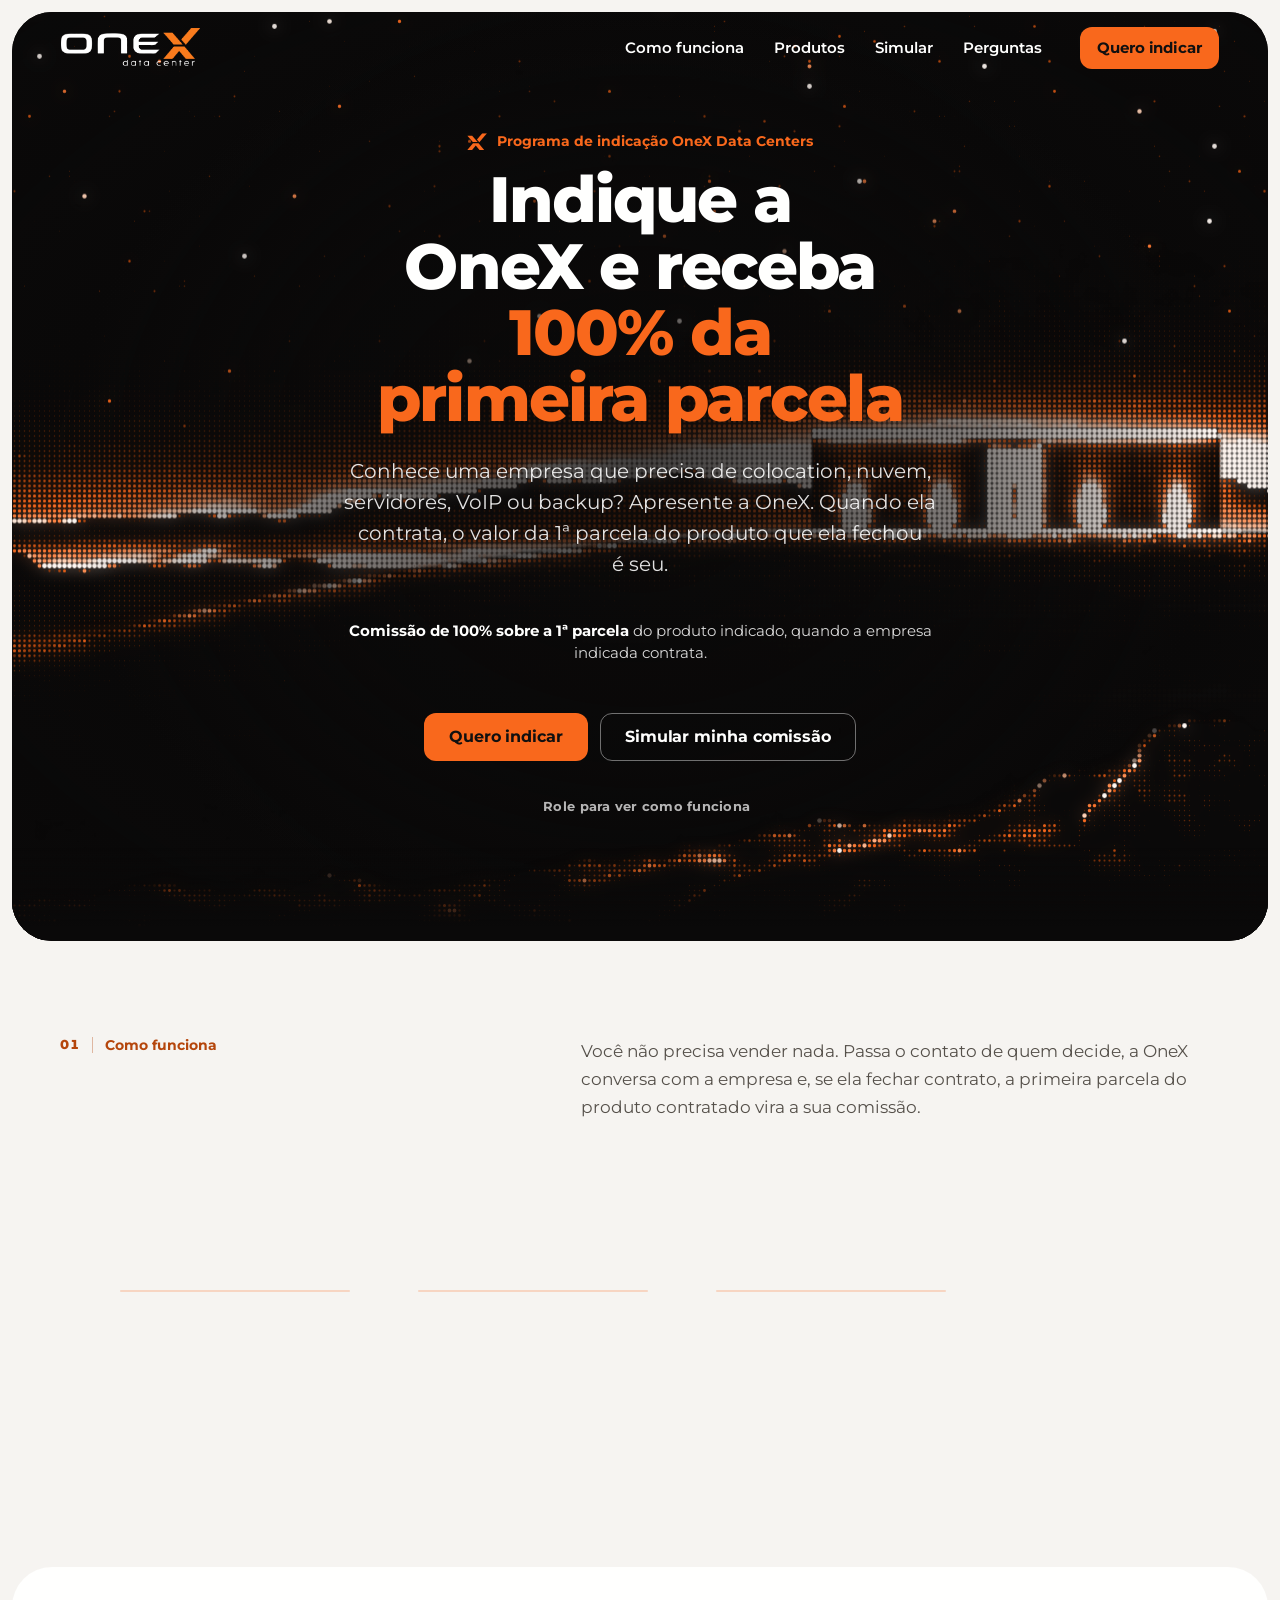
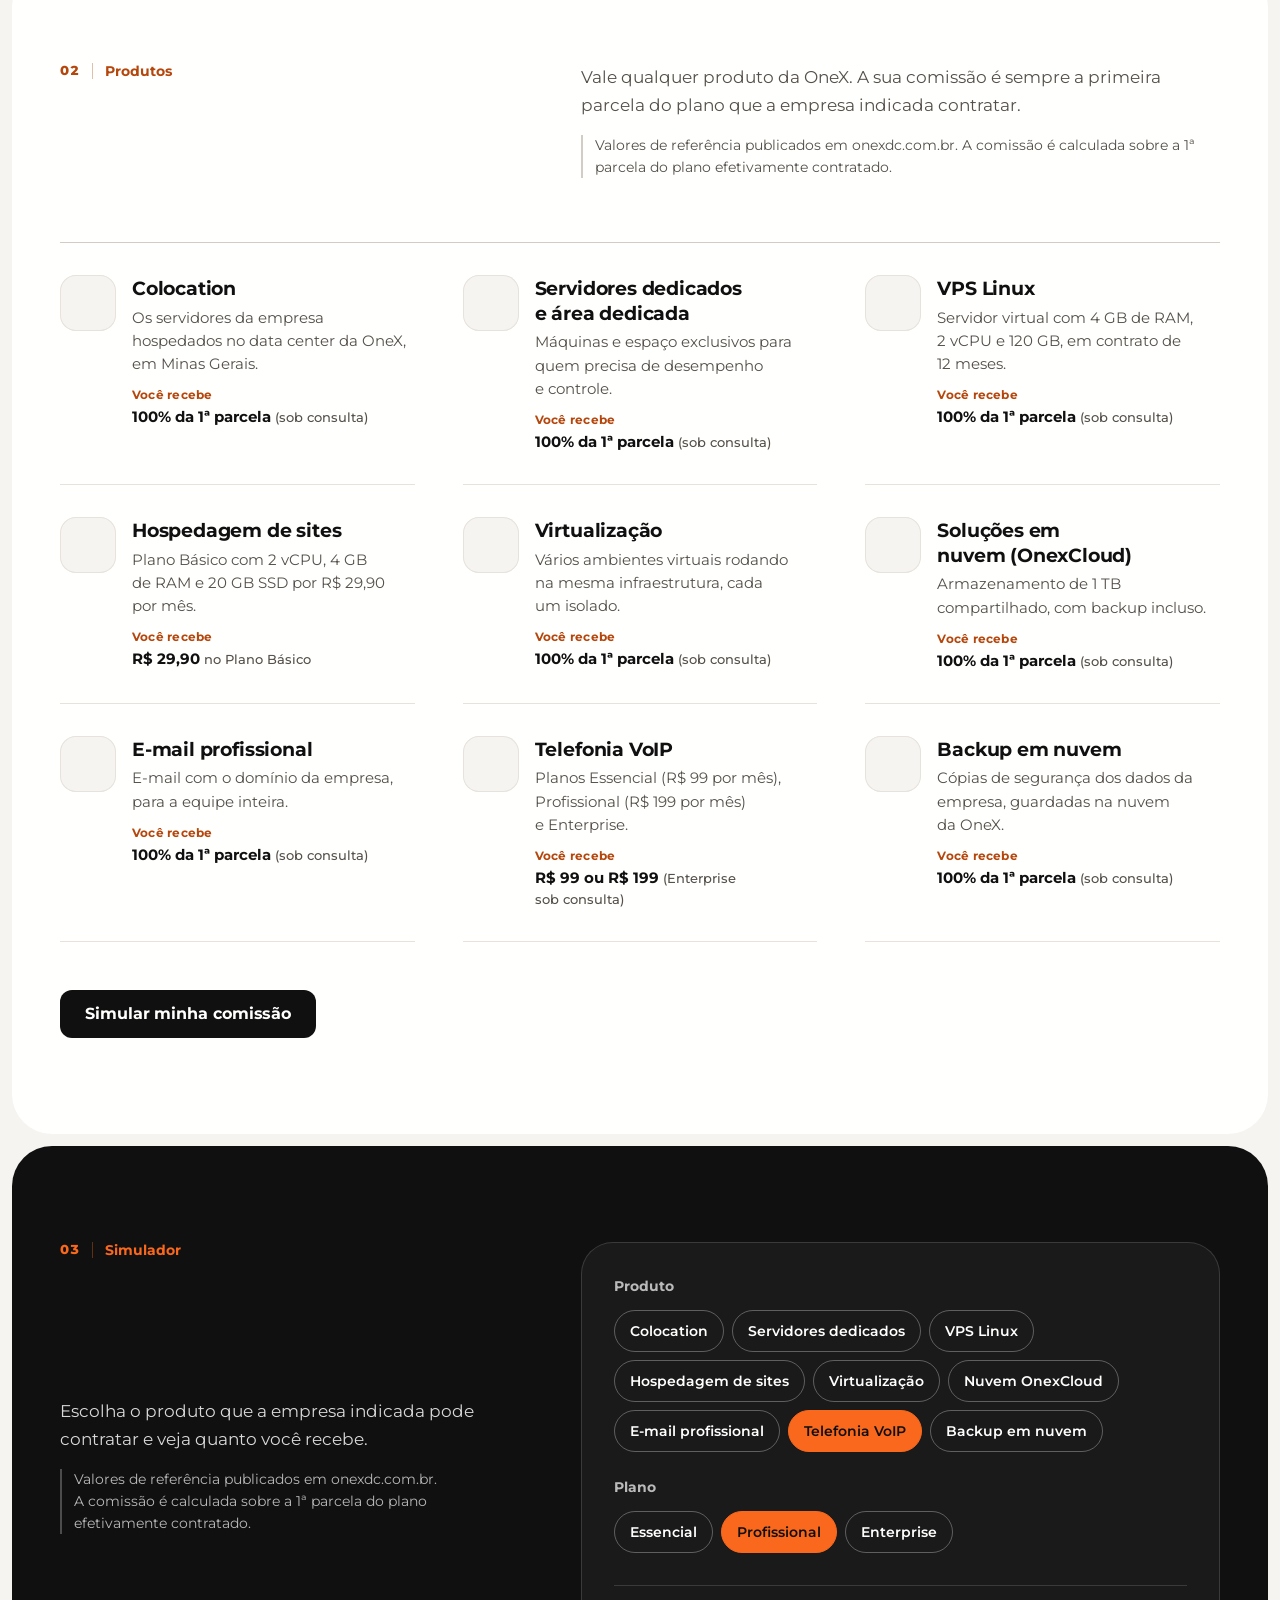
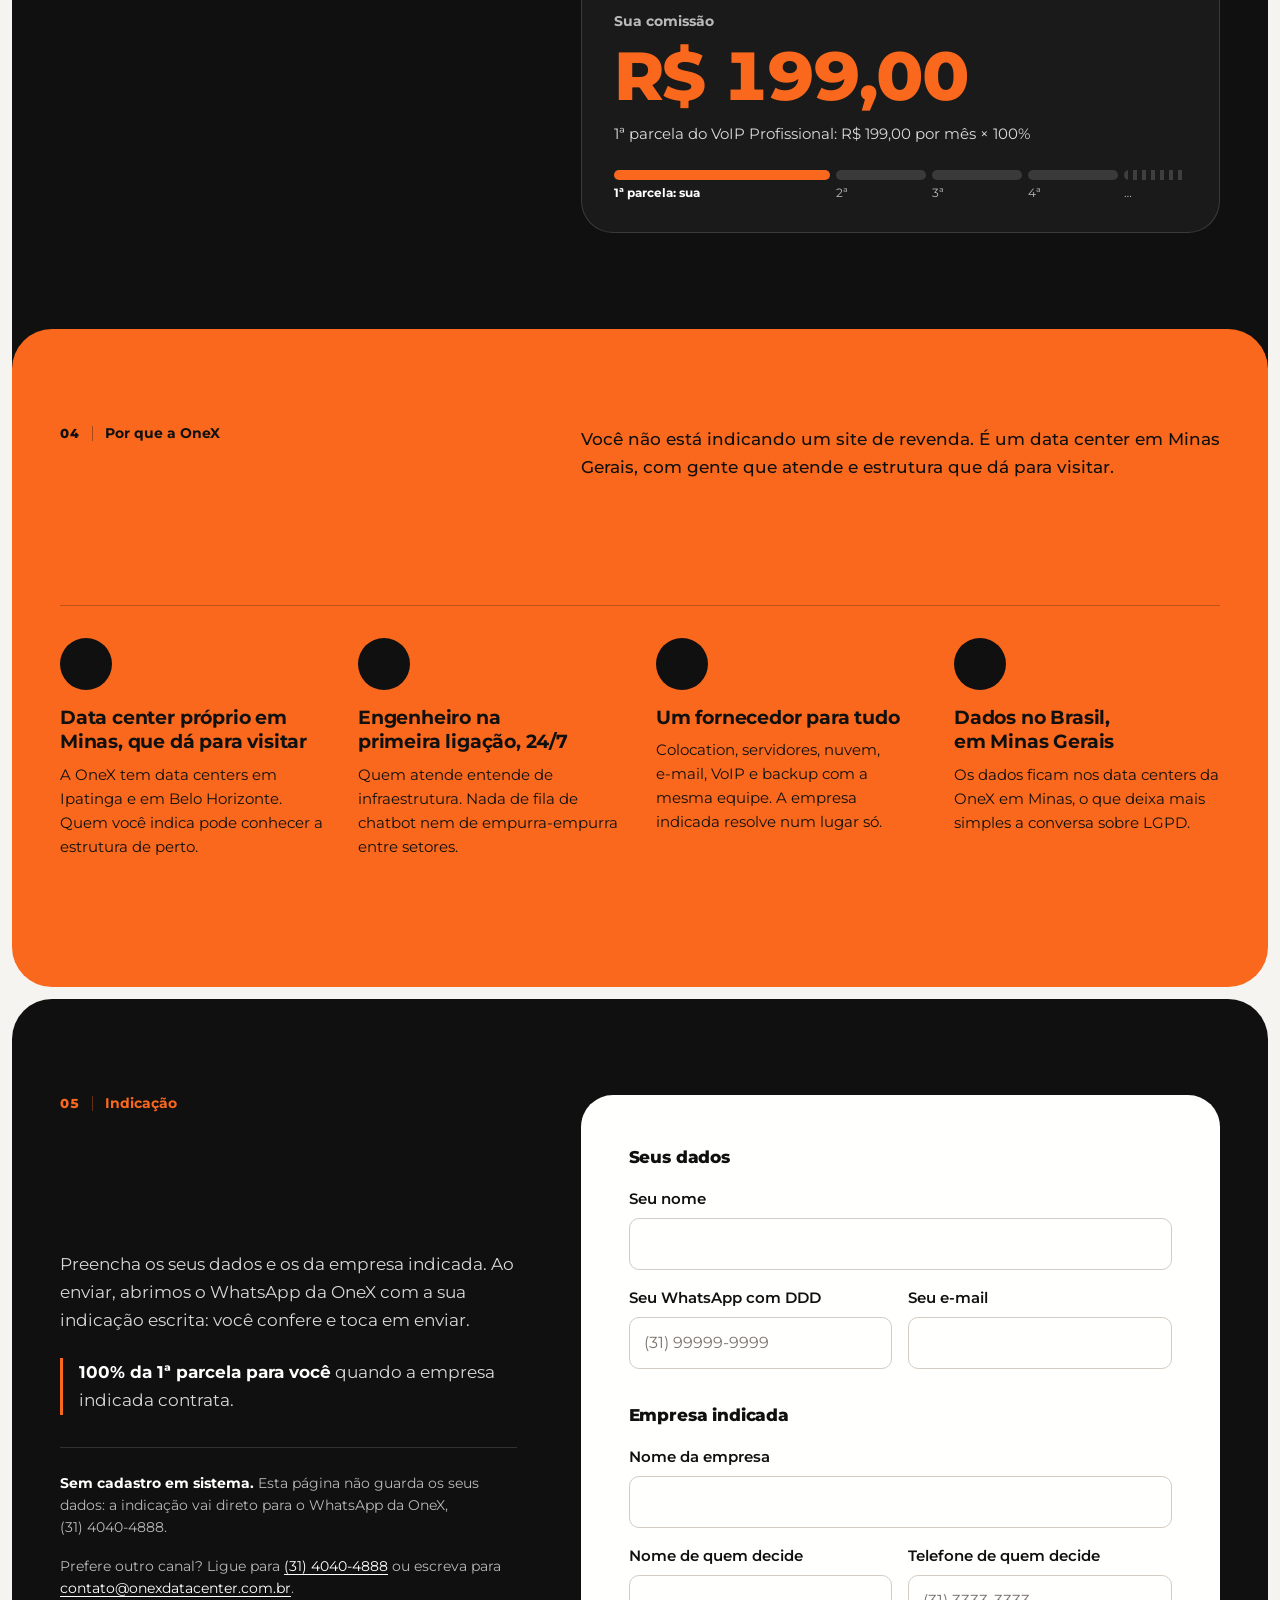
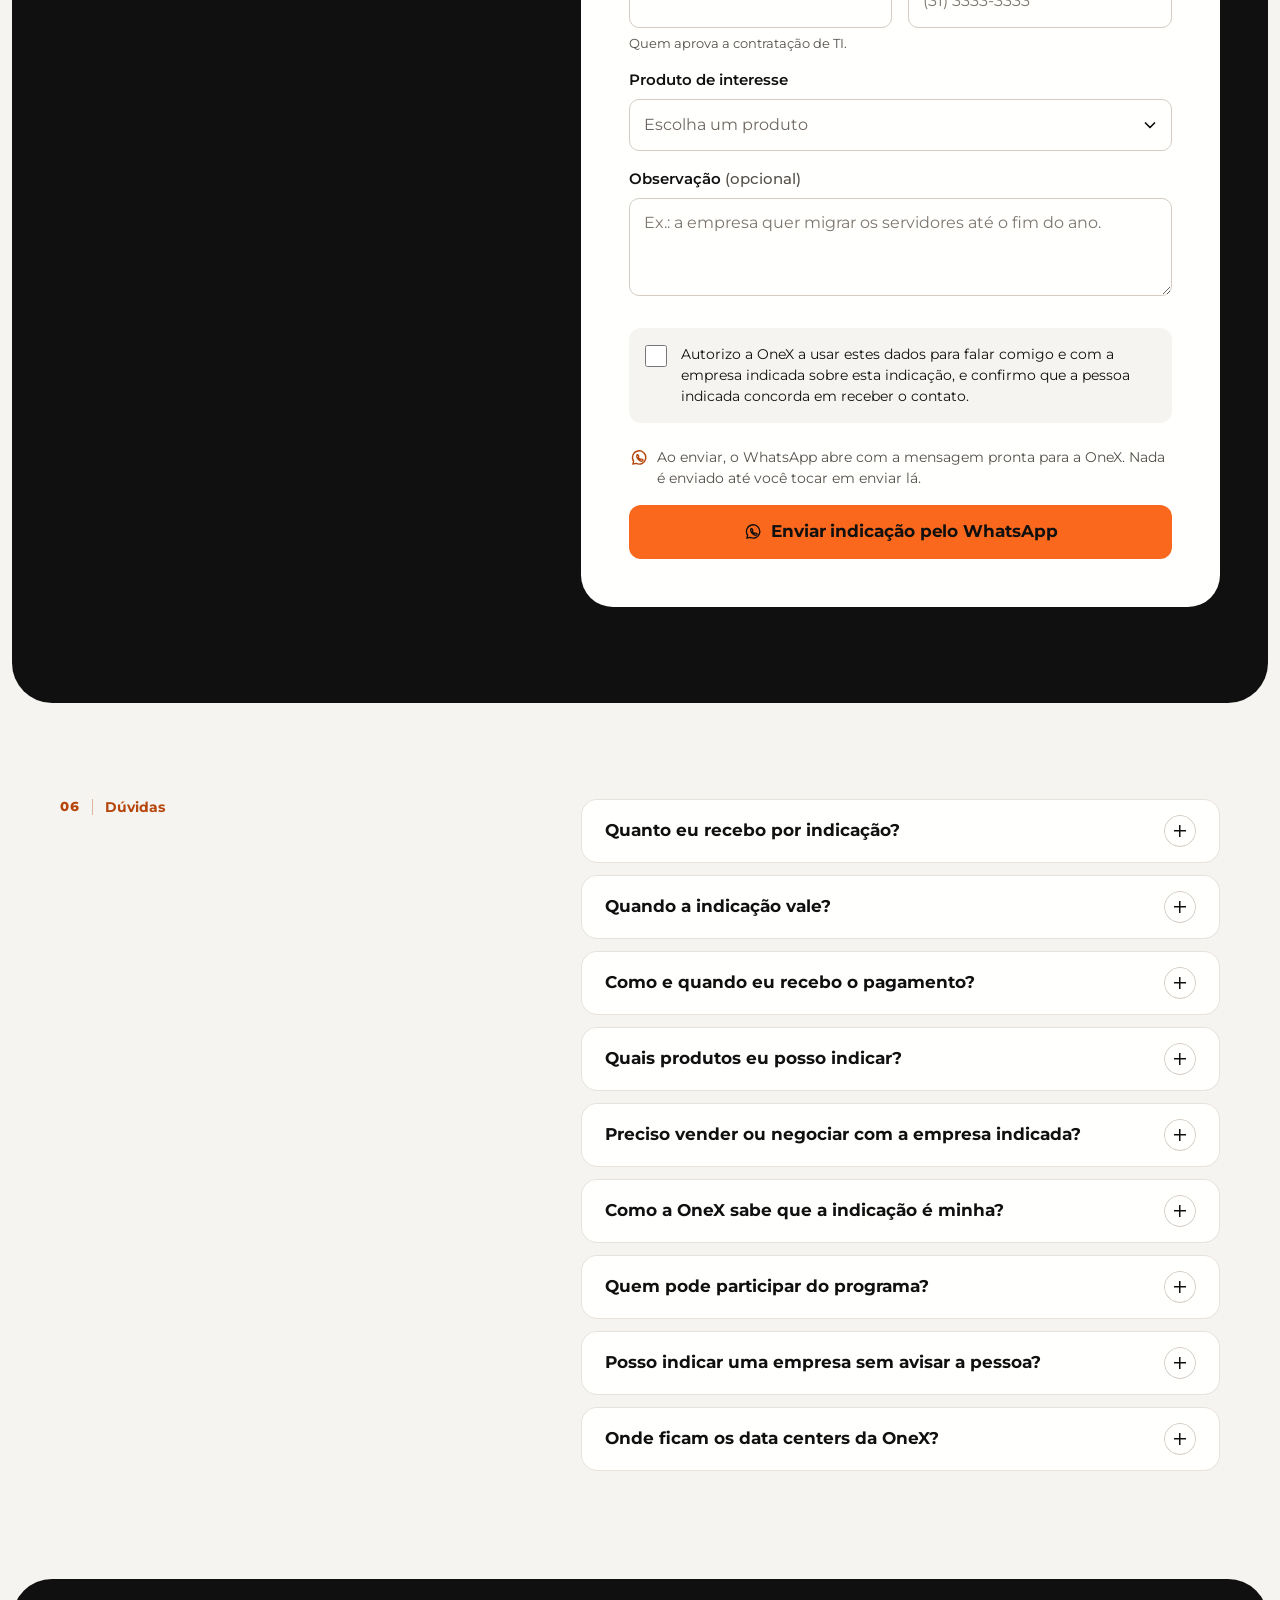
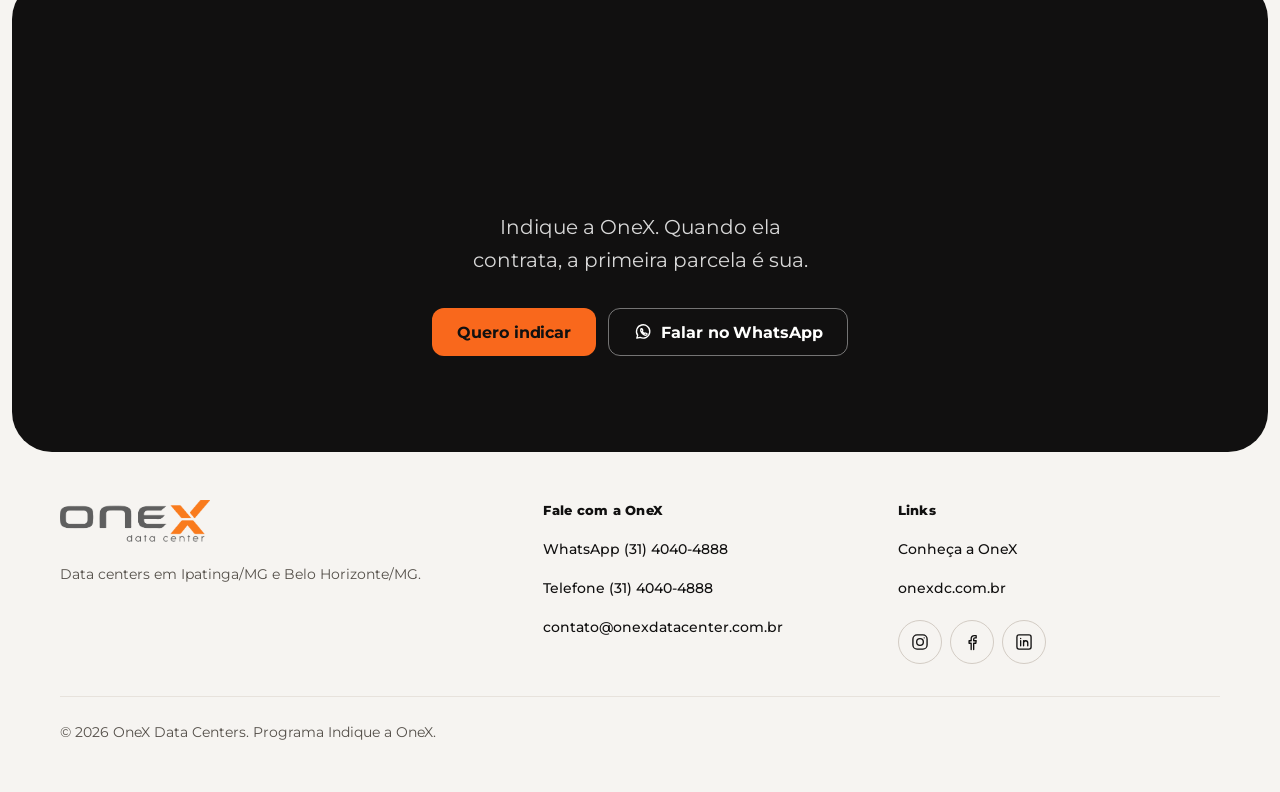
<file: index-parallax.html>
<!doctype html>
<html lang="pt-BR">
<head>
<meta charset="utf-8">
<meta name="viewport" content="width=device-width, initial-scale=1, viewport-fit=cover">
<title>Programa de indicação OneX Data Centers: 100% da 1ª parcela</title>
<!-- Versão para comparar o hero (parallax): fora do índice de busca; a página oficial é index.html -->
<meta name="robots" content="noindex">
<meta name="description" content="Indique uma empresa para a OneX Data Centers e receba 100% da 1ª parcela do produto que ela contratar: colocation, nuvem, servidores, VoIP, backup e mais.">
<!-- Canonical provisório: confirmar o endereço final com a OneX (ver README) -->
<link rel="canonical" href="https://onexdc.com.br/indique/">
<meta name="robots" content="index, follow, max-image-preview:large">
<meta name="theme-color" content="#111010">
<meta name="color-scheme" content="light">
<meta property="og:locale" content="pt_BR">
<meta property="og:type" content="website">
<meta property="og:site_name" content="OneX Data Centers">
<meta property="og:title" content="Indique a OneX e receba 100% da primeira parcela">
<meta property="og:description" content="Conhece uma empresa que precisa de data center, nuvem, servidores ou telefonia? Indique a OneX. Quando ela contrata, a 1ª parcela do produto é sua.">
<meta property="og:url" content="https://onexdc.com.br/indique/">
<meta property="og:image" content="https://onexdc.com.br/indique/assets/img/og-indique.jpg">
<meta property="og:image:width" content="1200">
<meta property="og:image:height" content="630">
<meta property="og:image:alt" content="Indique a OneX: 100% da 1ª parcela para quem indica. Logo da OneX Data Center e o X da marca desenhado em pontos laranja sobre fundo preto.">
<meta name="twitter:card" content="summary_large_image">
<meta name="twitter:title" content="Indique a OneX e receba 100% da primeira parcela">
<meta name="twitter:description" content="Indique uma empresa para a OneX Data Centers. Quando ela contrata, você recebe 100% da 1ª parcela do produto contratado.">
<meta name="twitter:image" content="https://onexdc.com.br/indique/assets/img/og-indique.jpg">
<link rel="icon" href="assets/img/favicon-32.png" sizes="32x32" type="image/png">
<link rel="apple-touch-icon" href="assets/img/apple-touch-icon.png" sizes="180x180">
<link rel="preconnect" href="https://fonts.googleapis.com">
<link rel="preconnect" href="https://fonts.gstatic.com" crossorigin>
<!-- Montserrat sem bloquear a primeira pintura (display=swap; a reserva com size-adjust segura o layout) -->
<link rel="stylesheet" href="https://fonts.googleapis.com/css2?family=Montserrat:wght@300..800&amp;display=swap" media="print" onload="this.media='all'">
<noscript><link rel="stylesheet" href="https://fonts.googleapis.com/css2?family=Montserrat:wght@300..800&amp;display=swap"></noscript>
<link rel="stylesheet" href="assets/css/indique.css">
<link rel="stylesheet" href="assets/css/parallax.css">
<!-- Intro: decidida antes da primeira pintura. Não roda com #âncora, aba oculta, página já rolada, movimento reduzido
     ou se já foi vista nesta sessão. ?intro=1 força (revisão), ?intro=0 pula e ?fx=0 entrega a composição estática. -->
<script>(function(){var d=document.documentElement;d.classList.add("js");try{var q=location.search;if(/[?&]fx=0\b/.test(q)){d.classList.add("fx-0");return}var rm=matchMedia("(prefers-reduced-motion: reduce)").matches;d.classList.add("parallax-on");if(/[?&]intro=0\b/.test(q)||rm)return;if(!/[?&]intro=1\b/.test(q)&&(location.hash||document.hidden||window.pageYOffset>4||sessionStorage.getItem("onex-indique-intro")==="1"))return;d.classList.add("intro-ativa")}catch(e){}})();</script>
<script src="assets/js/intro.js" defer onerror="document.documentElement.classList.remove('intro-ativa')"></script>
<script src="assets/js/indique.js" defer></script>
<script src="assets/js/parallax.js" defer onerror="document.documentElement.classList.remove('parallax-on')"></script>
<script type="application/ld+json">
{
  "@context": "https://schema.org",
  "@graph": [
    {
      "@type": "Organization",
      "@id": "https://onexdc.com.br/#organizacao",
      "name": "OneX Data Centers",
      "alternateName": "OneX Data Center",
      "url": "https://onexdc.com.br/",
      "logo": "https://onexdc.com.br/indique/assets/img/logo-onex-cinza.webp",
      "email": "contato@onexdatacenter.com.br",
      "telephone": "+55 31 4040-4888",
      "contactPoint": [{
        "@type": "ContactPoint",
        "telephone": "+55 31 4040-4888",
        "email": "contato@onexdatacenter.com.br",
        "contactType": "customer service",
        "areaServed": "BR",
        "availableLanguage": "Portuguese"
      }],
      "location": [
        { "@type": "Place", "name": "Data center OneX em Ipatinga", "address": { "@type": "PostalAddress", "addressLocality": "Ipatinga", "addressRegion": "MG", "addressCountry": "BR" } },
        { "@type": "Place", "name": "Data center OneX em Belo Horizonte", "address": { "@type": "PostalAddress", "addressLocality": "Belo Horizonte", "addressRegion": "MG", "addressCountry": "BR" } }
      ],
      "sameAs": [
        "https://www.instagram.com/onexdc/",
        "https://www.facebook.com/onexdcenter/",
        "https://www.linkedin.com/company/onex-dc/"
      ]
    },
    {
      "@type": "WebPage",
      "@id": "https://onexdc.com.br/indique/#pagina",
      "url": "https://onexdc.com.br/indique/",
      "name": "Programa de indicação OneX Data Centers: 100% da 1ª parcela",
      "description": "Indique uma empresa para a OneX Data Centers e receba 100% da 1ª parcela do produto que ela contratar: colocation, nuvem, servidores, VoIP, backup e mais.",
      "inLanguage": "pt-BR",
      "isPartOf": { "@type": "WebSite", "name": "OneX Data Centers", "url": "https://onexdc.com.br/" },
      "publisher": { "@id": "https://onexdc.com.br/#organizacao" },
      "about": { "@id": "https://onexdc.com.br/#organizacao" },
      "breadcrumb": { "@id": "https://onexdc.com.br/indique/#trilha" },
      "primaryImageOfPage": { "@type": "ImageObject", "url": "https://onexdc.com.br/indique/assets/img/og-indique.jpg", "width": 1200, "height": 630 }
    },
    {
      "@type": "BreadcrumbList",
      "@id": "https://onexdc.com.br/indique/#trilha",
      "itemListElement": [
        { "@type": "ListItem", "position": 1, "name": "OneX Data Centers", "item": "https://onexdc.com.br/" },
        { "@type": "ListItem", "position": 2, "name": "Indique a OneX", "item": "https://onexdc.com.br/indique/" }
      ]
    },
    {
      "@type": "HowTo",
      "@id": "https://onexdc.com.br/indique/#como-funciona",
      "name": "Como indicar uma empresa para a OneX e receber 100% da 1ª parcela",
      "description": "Quem indica recebe 100% da primeira parcela do produto que a empresa indicada contratar.",
      "step": [
        { "@type": "HowToStep", "position": 1, "name": "Você indica", "text": "Envie pelo formulário da página os seus dados, o nome da empresa e o contato de quem decide a contratação.", "url": "https://onexdc.com.br/indique/#indicar" },
        { "@type": "HowToStep", "position": 2, "name": "A OneX conversa com a empresa indicada", "text": "A equipe da OneX entra em contato, entende o que a empresa precisa e apresenta a proposta." },
        { "@type": "HowToStep", "position": 3, "name": "A empresa contrata", "text": "A comissão vale quando a empresa indicada fecha contrato de um produto da OneX." },
        { "@type": "HowToStep", "position": 4, "name": "Você recebe 100% da 1ª parcela", "text": "O valor da sua comissão é igual à primeira parcela do produto que a empresa contratou." }
      ]
    },
    {
      "@type": "FAQPage",
      "@id": "https://onexdc.com.br/indique/#perguntas",
      "mainEntity": [
        { "@type": "Question", "name": "Quanto eu recebo por indicação?", "acceptedAnswer": { "@type": "Answer", "text": "Você recebe 100% do valor da primeira parcela do produto que a empresa indicada contratar. Exemplo: se ela contratar a Telefonia VoIP Profissional, de R$ 199 por mês, sua comissão é de R$ 199." } },
        { "@type": "Question", "name": "Quando a indicação vale?", "acceptedAnswer": { "@type": "Answer", "text": "A comissão vale quando a empresa indicada fecha contrato com a OneX. Se a empresa não contratar, não há comissão." } },
        { "@type": "Question", "name": "Como e quando eu recebo o pagamento?", "acceptedAnswer": { "@type": "Answer", "text": "A equipe da OneX informa o prazo e a forma de pagamento quando confirma a sua indicação. As regras completas do programa são passadas nesse contato." } },
        { "@type": "Question", "name": "Quais produtos eu posso indicar?", "acceptedAnswer": { "@type": "Answer", "text": "Todos os produtos da OneX: colocation, servidores dedicados e área dedicada, VPS Linux, hospedagem de sites, virtualização, soluções em nuvem (OnexCloud), e-mail profissional, telefonia VoIP e backup em nuvem." } },
        { "@type": "Question", "name": "Preciso vender ou negociar com a empresa indicada?", "acceptedAnswer": { "@type": "Answer", "text": "Não. Você passa o contato de quem decide e a equipe da OneX conversa com a empresa, entende a necessidade e apresenta a proposta." } },
        { "@type": "Question", "name": "Como a OneX sabe que a indicação é minha?", "acceptedAnswer": { "@type": "Answer", "text": "A indicação chega ao WhatsApp da OneX com o seu nome e o seu contato junto dos dados da empresa indicada. Guarde a conversa: ela é o registro da sua indicação." } },
        { "@type": "Question", "name": "Quem pode participar do programa?", "acceptedAnswer": { "@type": "Answer", "text": "A equipe da OneX confirma as condições de participação quando recebe a sua indicação. Para tirar a dúvida antes, fale com a OneX pelo WhatsApp (31) 4040-4888." } },
        { "@type": "Question", "name": "Posso indicar uma empresa sem avisar a pessoa?", "acceptedAnswer": { "@type": "Answer", "text": "O ideal é avisar antes. Indique quem você conhece e concorda em receber o contato da OneX: isso respeita a LGPD e deixa a primeira conversa mais fácil." } },
        { "@type": "Question", "name": "Onde ficam os data centers da OneX?", "acceptedAnswer": { "@type": "Answer", "text": "Em Minas Gerais, em Ipatinga e em Belo Horizonte. A empresa indicada pode agendar uma visita para conhecer a estrutura." } }
      ]
    }
  ]
}
</script>
</head>
<body>
<svg class="sprite" aria-hidden="true" focusable="false">
  <!-- O X da OneX em três peças, medidas no alfa do PNG oficial (viewBox 0 0 541 458). Uso: marcas e marca-d'água em
       traço. Onde o X aparece inteiro, a arte oficial (assets/img/onex-x.webp) entra por cima. -->
  <symbol id="x-pecas" viewBox="-4 -4 550 466">
    <path pathLength="1" d="M1.5 69 L134.5 69 L284.5 243 L151.5 243 Z"/>
    <path pathLength="1" d="M414 0 L542 0 L331 244 L265 168 Z"/>
    <path pathLength="1" d="M156.6 273 L309.5 273 L465 458 L335 458 L233 339 L132 458 L0 458 Z"/>
  </symbol>
  <symbol id="i-whatsapp" viewBox="0 0 24 24"><path d="M4.6 19.4l1-3.5a8 8 0 1 1 3 2.6z"/><path d="M9.3 8.6c.2-.5.6-.5.9-.5h.4c.2 0 .4.1.5.4l.6 1.5c.1.2 0 .5-.1.6l-.5.6c.6 1.1 1.5 2 2.6 2.6l.6-.5c.2-.1.4-.2.6-.1l1.5.6c.3.1.4.3.4.5v.4c0 .3-.1.7-.5.9-.6.4-1.6.5-2.9-.1-1.6-.7-3-2.1-3.7-3.7-.6-1.3-.5-2.3-.1-2.9z"/></symbol>
  <symbol id="i-seta" viewBox="0 0 24 24"><path d="M5 12h13M13 7l5 5-5 5"/></symbol>
</svg>
<a class="pular" href="#conteudo">Pular para o conteúdo</a>

<!-- Cabeçalho flutuante: transparente sobre o hero; depois da rolagem vira uma barra arredondada no tom do que passa por
     baixo. O logo é o oficial, recortado em duas partes (nome e X) só para entrar em partes depois da intro; o X fica
     sempre laranja (o do logo oficial), nos dois tons. -->
<header class="topo" data-topo data-tom="escuro">
  <div class="topo__barra">
    <a class="topo__marca" href="#topo" aria-label="OneX Data Center, voltar ao início">
      <span class="logo" aria-hidden="true">
        <span class="logo__parte logo__parte--nome"><img class="logo__img logo__img--branco" src="assets/img/logo-onex-branco.webp" alt="" width="866" height="250"><img class="logo__img logo__img--cinza" src="assets/img/logo-onex-cinza.webp" alt="" width="866" height="250"></span>
        <span class="logo__parte logo__parte--x"><img class="logo__img logo__img--cinza" src="assets/img/logo-onex-cinza.webp" alt="" width="866" height="250"></span>
      </span>
    </a>
    <nav class="topo__nav" id="menu" aria-label="Seções da página" data-menu-painel>
      <ul class="topo__links">
        <li style="--i:0"><a href="#como-funciona">Como funciona</a></li>
        <li style="--i:1"><a href="#produtos">Produtos</a></li>
        <li style="--i:2"><a href="#simulador">Simular</a></li>
        <li style="--i:3"><a href="#perguntas">Perguntas</a></li>
        <li class="topo__links-cta" style="--i:4"><a class="botao" href="#indicar">Quero indicar</a></li>
      </ul>
    </nav>
    <a class="botao botao--topo" href="#indicar">Quero indicar</a>
    <button class="topo__menu" type="button" aria-expanded="false" aria-controls="menu" aria-label="Abrir menu" data-menu>
      <svg viewBox="0 0 24 24" aria-hidden="true" focusable="false"><path class="topo__menu-a" d="M4 8h16"/><path class="topo__menu-b" d="M4 16h16"/></svg>
    </button>
  </div>
</header>

<main id="conteudo" tabindex="-1">
  <span id="topo" class="ancora-topo"></span>

  <!-- ===================== HERO: PARALLAX ===================== -->
  <!-- O "Parallax" do Osmo em pontos: as serras de Minas, a OneX no morro, o texto e as pedras da frente descem em
       velocidades diferentes ao rolar (assets/js/parallax.js; camadas geradas no Higgsfield, desenhadas com a mesma
       receita de pontos da visita). Sem JS ou com ?fx=0: o pôster em pontos atrás do texto. -->
  <section class="parallax" id="inicio" aria-labelledby="titulo" data-parallax data-escuro>
    <div class="parallax__moldura" aria-hidden="true" data-hero></div>
    <picture>
      <source media="(max-aspect-ratio: 9/10)" srcset="assets/img/parallax/poster-retrato.webp" width="780" height="1688">
      <img class="parallax__poster" src="assets/img/parallax/poster.webp" alt="" width="1600" height="900" fetchpriority="high" decoding="async">
    </picture>
    <canvas class="parallax__camada" data-camada="serra" aria-hidden="true"></canvas>
    <canvas class="parallax__camada" data-camada="onex" aria-hidden="true"></canvas>
    <div class="parallax__veu" aria-hidden="true"></div>
    <div class="parallax__texto" data-camada="texto">
      <p class="hero__olho"><svg class="mini-x" viewBox="-4 -4 550 466" aria-hidden="true" focusable="false"><use href="#x-pecas"/></svg>Programa de indicação OneX Data Centers</p>
      <h1 id="titulo"><span class="h1__a">Indique a OneX e receba</span> <span class="h1__b">100% da primeira parcela</span></h1>
      <p class="hero__sub">Conhece uma empresa que precisa de colocation, nuvem, servidores, VoIP ou backup? Apresente a OneX. Quando ela contrata, o valor da 1ª parcela do produto que ela fechou é seu.</p>
      <p class="hero__condicao"><strong>Comissão de 100% sobre a 1ª parcela</strong> do produto indicado, quando a empresa indicada contrata.</p>
      <div class="hero__acoes">
        <a class="botao" href="#indicar" data-cta-hero>Quero indicar</a>
        <a class="botao botao--contorno" href="#simulador">Simular minha comissão</a>
      </div>
      <p class="parallax__dica" aria-hidden="true"><span></span>Role para ver como funciona</p>
    </div>
    <canvas class="parallax__camada" data-camada="frente" aria-hidden="true"></canvas>
    <div class="parallax__esfuma" aria-hidden="true"></div>
  </section>

  <!-- ===================== COMO FUNCIONA ===================== -->
  <section class="secao secao--aberta" id="como-funciona" aria-labelledby="h-como">
    <div class="editorial">
      <div class="editorial__titulo">
        <p class="indice" aria-hidden="true"><span>01</span>Como funciona</p>
        <h2 id="h-como" data-revela>Quatro passos entre a sua indicação e a sua comissão</h2>
      </div>
      <div class="editorial__corpo">
        <p>Você não precisa vender nada. Passa o contato de quem decide, a OneX conversa com a empresa e, se ela fechar contrato, a primeira parcela do produto contratado vira a sua comissão.</p>
      </div>
    </div>
    <ol class="passos" data-passos>
      <li class="passo">
        <span class="passo__no" aria-hidden="true">1</span><span class="passo__linha" aria-hidden="true"></span>
        <h3 class="passo__titulo">Você indica</h3>
        <p>Envie pelo formulário os seus dados, o nome da empresa e o contato de quem decide a contratação.</p>
      </li>
      <li class="passo">
        <span class="passo__no" aria-hidden="true">2</span><span class="passo__linha" aria-hidden="true"></span>
        <h3 class="passo__titulo">A OneX conversa com a empresa indicada</h3>
        <p>A equipe da OneX entra em contato, entende o que a empresa precisa e apresenta a proposta.</p>
      </li>
      <li class="passo">
        <span class="passo__no" aria-hidden="true">3</span><span class="passo__linha" aria-hidden="true"></span>
        <h3 class="passo__titulo">A empresa contrata</h3>
        <p>A comissão vale quando a empresa indicada fecha contrato de um produto da OneX.</p>
      </li>
      <li class="passo passo--comissao">
        <span class="passo__no" aria-hidden="true">4</span>
        <h3 class="passo__titulo">Você recebe 100% da 1ª parcela</h3>
        <p>O valor da sua comissão é igual à primeira parcela do produto que a empresa contratou.</p>
      </li>
    </ol>
  </section>

  <!-- ===================== PRODUTOS ===================== -->
  <section class="caixa caixa--branca secao" id="produtos" aria-labelledby="h-produtos">
    <div class="editorial">
      <div class="editorial__titulo">
        <p class="indice" aria-hidden="true"><span>02</span>Produtos</p>
        <h2 id="h-produtos" data-revela>O que você pode indicar</h2>
      </div>
      <div class="editorial__corpo">
        <p>Vale qualquer produto da OneX. A sua comissão é sempre a primeira parcela do plano que a empresa indicada contratar.</p>
        <p class="nota">Valores de referência publicados em onexdc.com.br. A comissão é calculada sobre a 1ª parcela do plano efetivamente contratado.</p>
      </div>
    </div>

    <ul class="produtos" data-produtos>
      <li class="produto">
        <svg class="ico ico--rack" viewBox="0 0 24 24" aria-hidden="true" focusable="false">
          <path class="t" pathLength="1" d="M7 2.75h10c.97 0 1.75.78 1.75 1.75v15c0 .97-.78 1.75-1.75 1.75H7c-.97 0-1.75-.78-1.75-1.75v-15c0-.97.78-1.75 1.75-1.75z"/>
          <g class="u" style="--i:0"><path d="M8.25 5.5h7.5v3h-7.5z"/><path class="led" d="M13.9 7h.01"/></g>
          <g class="u" style="--i:1"><path d="M8.25 10.5h7.5v3h-7.5z"/><path class="led" d="M13.9 12h.01"/></g>
          <g class="u" style="--i:2"><path d="M8.25 15.5h7.5v3h-7.5z"/><path class="led" d="M13.9 17h.01"/></g>
        </svg>
        <h3>Colocation</h3>
        <p>Os servidores da empresa hospedados no data center da OneX, em Minas Gerais.</p>
        <p class="produto__ganho"><span>Você recebe</span> 100% da 1ª parcela <small>(sob consulta)</small></p>
      </li>
      <li class="produto">
        <svg class="ico ico--servidor" viewBox="0 0 24 24" aria-hidden="true" focusable="false">
          <path class="t" pathLength="1" d="M5.5 4h13c.83 0 1.5.67 1.5 1.5v4c0 .83-.67 1.5-1.5 1.5h-13C4.67 11 4 10.33 4 9.5v-4C4 4.67 4.67 4 5.5 4z"/>
          <path class="t" pathLength="1" style="--d:.1s" d="M5.5 13h13c.83 0 1.5.67 1.5 1.5v4c0 .83-.67 1.5-1.5 1.5h-13c-.83 0-1.5-.67-1.5-1.5v-4c0-.83.67-1.5 1.5-1.5z"/>
          <path class="t" pathLength="1" style="--d:.25s" d="M11 7.5h5.5M11 16.5h5.5"/>
          <path class="led" style="--i:0" d="M7.5 7.5h.01"/>
          <path class="led" style="--i:1" d="M7.5 16.5h.01"/>
        </svg>
        <h3>Servidores dedicados e área dedicada</h3>
        <p>Máquinas e espaço exclusivos para quem precisa de desempenho e controle.</p>
        <p class="produto__ganho"><span>Você recebe</span> 100% da 1ª parcela <small>(sob consulta)</small></p>
      </li>
      <li class="produto">
        <svg class="ico ico--vps" viewBox="0 0 24 24" aria-hidden="true" focusable="false">
          <path class="t" pathLength="1" d="M4.5 4.5h15c.83 0 1.5.67 1.5 1.5v12c0 .83-.67 1.5-1.5 1.5h-15C3.67 19.5 3 18.83 3 18V6c0-.83.67-1.5 1.5-1.5z"/>
          <path class="t" pathLength="1" style="--d:.15s" d="M3 8h18"/>
          <path class="t prompt" pathLength="1" style="--d:.4s" d="M6.5 11l2.5 2.25L6.5 15.5"/>
          <path class="cursor" d="M11.5 15.5h5"/>
        </svg>
        <h3>VPS Linux</h3>
        <p>Servidor virtual com 4 GB de RAM, 2 vCPU e 120 GB, em contrato de 12 meses.</p>
        <p class="produto__ganho"><span>Você recebe</span> 100% da 1ª parcela <small>(sob consulta)</small></p>
      </li>
      <li class="produto">
        <svg class="ico ico--site" viewBox="0 0 24 24" aria-hidden="true" focusable="false">
          <path class="t" pathLength="1" d="M4.5 4.5h15c.83 0 1.5.67 1.5 1.5v12c0 .83-.67 1.5-1.5 1.5h-15C3.67 19.5 3 18.83 3 18V6c0-.83.67-1.5 1.5-1.5z"/>
          <path class="t" pathLength="1" style="--d:.15s" d="M3 8h18"/>
          <path class="l" pathLength="1" style="--i:0" d="M6.5 11.5h6"/>
          <path class="l" pathLength="1" style="--i:1" d="M6.5 14h4"/>
          <path class="l" pathLength="1" style="--i:2" d="M6.5 16.5h5"/>
          <path class="bloco" d="M15 11.5h3v5h-3z"/>
        </svg>
        <h3>Hospedagem de sites</h3>
        <p>Plano Básico com 2 vCPU, 4 GB de RAM e 20 GB SSD por R$&nbsp;29,90 por mês.</p>
        <p class="produto__ganho"><span>Você recebe</span> R$&nbsp;29,90 <small>no Plano Básico</small></p>
      </li>
      <li class="produto">
        <svg class="ico ico--virt" viewBox="0 0 24 24" aria-hidden="true" focusable="false">
          <path class="t" pathLength="1" d="M5 3.5h14c.83 0 1.5.67 1.5 1.5v14c0 .83-.67 1.5-1.5 1.5H5c-.83 0-1.5-.67-1.5-1.5V5c0-.83.67-1.5 1.5-1.5z"/>
          <path class="vm" style="--i:0" d="M7 7h4v4H7z"/>
          <path class="vm" style="--i:1" d="M13 7h4v4h-4z"/>
          <path class="vm" style="--i:2" d="M7 13h4v4H7z"/>
          <path class="vm" style="--i:3" d="M13 13h4v4h-4z"/>
        </svg>
        <h3>Virtualização</h3>
        <p>Vários ambientes virtuais rodando na mesma infraestrutura, cada um isolado.</p>
        <p class="produto__ganho"><span>Você recebe</span> 100% da 1ª parcela <small>(sob consulta)</small></p>
      </li>
      <li class="produto">
        <svg class="ico ico--nuvem" viewBox="0 0 24 24" aria-hidden="true" focusable="false">
          <path class="t" pathLength="1" d="M7.25 19h9.5a4 4 0 0 0 .62-7.95 5.5 5.5 0 0 0-10.6-1.3A4.65 4.65 0 0 0 7.25 19z"/>
          <g class="sobe"><path d="M12 16.75v-5"/><path d="M9.75 13.75L12 11.5l2.25 2.25"/></g>
        </svg>
        <h3>Soluções em nuvem (OnexCloud)</h3>
        <p>Armazenamento de 1 TB compartilhado, com backup incluso.</p>
        <p class="produto__ganho"><span>Você recebe</span> 100% da 1ª parcela <small>(sob consulta)</small></p>
      </li>
      <li class="produto">
        <svg class="ico ico--email" viewBox="0 0 24 24" aria-hidden="true" focusable="false">
          <path class="t" pathLength="1" d="M4.5 5.5h15c.83 0 1.5.67 1.5 1.5v10c0 .83-.67 1.5-1.5 1.5h-15c-.83 0-1.5-.67-1.5-1.5V7c0-.83.67-1.5 1.5-1.5z"/>
          <path class="aba" d="M3.6 6.6L12 12.75l8.4-6.15"/>
        </svg>
        <h3>E-mail profissional</h3>
        <p><span class="junto">E-mail</span> com o domínio da empresa, para a equipe inteira.</p>
        <p class="produto__ganho"><span>Você recebe</span> 100% da 1ª parcela <small>(sob consulta)</small></p>
      </li>
      <li class="produto">
        <svg class="ico ico--voip" viewBox="0 0 24 24" aria-hidden="true" focusable="false">
          <path class="t" pathLength="1" d="M8.2 3.9l1.55 3.6c.2.48.08 1.03-.3 1.38L7.9 10.3c1.05 2.25 3.5 4.7 5.8 5.8l1.42-1.55c.35-.38.9-.5 1.38-.3l3.6 1.55c.5.22.8.75.7 1.3l-.5 2.4c-.12.55-.6.95-1.17.95C10.2 20.45 3.55 13.8 3.55 4.85c0-.57.4-1.05.95-1.17l2.4-.5c.55-.1 1.08.2 1.3.7z"/>
          <path class="onda" style="--i:0" d="M14.75 7.25a2.75 2.75 0 0 1 2 2"/>
          <path class="onda" style="--i:1" d="M14.75 3.75a6.25 6.25 0 0 1 5.5 5.5"/>
        </svg>
        <h3>Telefonia VoIP</h3>
        <p>Planos Essencial (R$&nbsp;99 por mês), Profissional (R$&nbsp;199 por mês) e Enterprise.</p>
        <p class="produto__ganho"><span>Você recebe</span> R$&nbsp;99 ou R$&nbsp;199 <small>(Enterprise sob consulta)</small></p>
      </li>
      <li class="produto">
        <svg class="ico ico--backup" viewBox="0 0 24 24" aria-hidden="true" focusable="false">
          <g class="giro">
            <path class="t" pathLength="1" d="M20 12a8 8 0 1 1-2.34-5.66"/>
            <path class="ponta" d="M14.2 6.34h3.46V2.88"/>
          </g>
          <g class="desce"><path d="M12 8.25v5.75"/><path d="M9.75 11.75L12 14l2.25-2.25"/><path d="M8.75 16.25h6.5"/></g>
        </svg>
        <h3>Backup em nuvem</h3>
        <p>Cópias de segurança dos dados da empresa, guardadas na nuvem da OneX.</p>
        <p class="produto__ganho"><span>Você recebe</span> 100% da 1ª parcela <small>(sob consulta)</small></p>
      </li>
    </ul>
    <p class="produtos__acao"><a class="botao botao--escuro" href="#simulador">Simular minha comissão</a></p>
  </section>

  <!-- ===================== SIMULADOR ===================== -->
  <section class="caixa caixa--navy secao secao--antes-de-subir" id="simulador" aria-labelledby="h-simulador" data-escuro>
    <div class="sim">
      <div class="sim__texto">
        <p class="indice" aria-hidden="true"><span>03</span>Simulador</p>
        <h2 id="h-simulador" data-revela>Simule sua comissão</h2>
        <p>Escolha o produto que a empresa indicada pode contratar e veja quanto você recebe.</p>
        <p class="nota nota--navy">Valores de referência publicados em onexdc.com.br. A comissão é calculada sobre a 1ª parcela do plano efetivamente contratado.</p>
      </div>
      <form class="sim__painel" data-simulador action="#" onsubmit="return false">
        <fieldset class="sim__grupo">
          <legend>Produto</legend>
          <div class="chips">
            <label class="chip"><input type="radio" name="sim-produto" value="colocation"><span>Colocation</span></label>
            <label class="chip"><input type="radio" name="sim-produto" value="dedicados"><span>Servidores dedicados</span></label>
            <label class="chip"><input type="radio" name="sim-produto" value="vps"><span>VPS Linux</span></label>
            <label class="chip"><input type="radio" name="sim-produto" value="hospedagem"><span>Hospedagem de sites</span></label>
            <label class="chip"><input type="radio" name="sim-produto" value="virtualizacao"><span>Virtualização</span></label>
            <label class="chip"><input type="radio" name="sim-produto" value="nuvem"><span>Nuvem OnexCloud</span></label>
            <label class="chip"><input type="radio" name="sim-produto" value="email"><span>E-mail profissional</span></label>
            <label class="chip"><input type="radio" name="sim-produto" value="voip" checked><span>Telefonia VoIP</span></label>
            <label class="chip"><input type="radio" name="sim-produto" value="backup"><span>Backup em nuvem</span></label>
          </div>
        </fieldset>
        <fieldset class="sim__grupo" data-sim-planos>
          <legend>Plano</legend>
          <div class="chips" data-sim-planos-lista>
            <label class="chip"><input type="radio" name="sim-plano" value="0"><span>Essencial</span></label>
            <label class="chip"><input type="radio" name="sim-plano" value="1" checked><span>Profissional</span></label>
            <label class="chip"><input type="radio" name="sim-plano" value="2"><span>Enterprise</span></label>
          </div>
        </fieldset>
        <div class="sim__resultado">
          <p class="sim__rotulo">Sua comissão</p>
          <p class="sim__valor" data-sim-valor><span class="sim__num">R$&nbsp;199,00</span></p>
          <p class="sim__conta" data-sim-conta>1ª parcela do VoIP Profissional: R$&nbsp;199,00 por mês × 100%</p>
          <ol class="parcelas" aria-hidden="true" data-sim-parcelas>
            <li class="parcelas__item parcelas__item--sua"><span class="parcelas__barra"></span><span class="parcelas__rotulo">1ª parcela: sua</span></li>
            <li class="parcelas__item"><span class="parcelas__barra"></span><span class="parcelas__rotulo">2ª</span></li>
            <li class="parcelas__item"><span class="parcelas__barra"></span><span class="parcelas__rotulo">3ª</span></li>
            <li class="parcelas__item"><span class="parcelas__barra"></span><span class="parcelas__rotulo">4ª</span></li>
            <li class="parcelas__item parcelas__item--mais"><span class="parcelas__barra"></span><span class="parcelas__rotulo">…</span></li>
          </ol>
          <p class="so-leitor" aria-live="polite" data-sim-anuncio></p>
        </div>
      </form>
    </div>
  </section>

  <!-- ===================== POR QUE ===================== -->
  <!-- Esta caixa laranja sobe sobre a do simulador (a peça de baixo invade a de cima) -->
  <section class="caixa caixa--laranja caixa--sobe secao" id="por-que" aria-labelledby="h-porque">
    <div class="editorial">
      <div class="editorial__titulo">
        <p class="indice" aria-hidden="true"><span>04</span>Por que a OneX</p>
        <h2 id="h-porque" data-revela>Por que é fácil indicar a OneX</h2>
      </div>
      <div class="editorial__corpo">
        <p>Você não está indicando um site de revenda. É um data center em Minas Gerais, com gente que atende e estrutura que dá para visitar.</p>
      </div>
    </div>
    <ul class="motivos" data-motivos>
      <li class="motivo">
        <svg class="ico ico--pino" viewBox="0 0 24 24" aria-hidden="true" focusable="false">
          <g class="cai"><path class="t" pathLength="1" d="M12 20.75s-6.25-5.4-6.25-10.5a6.25 6.25 0 0 1 12.5 0c0 5.1-6.25 10.5-6.25 10.5z"/><path d="M10 8.25h4v4h-4z"/></g>
          <path class="sombra" d="M9.25 21.75h5.5"/>
        </svg>
        <h3>Data center próprio em Minas, que dá para visitar</h3>
        <p>A OneX tem data centers em Ipatinga e em Belo Horizonte. Quem você indica pode conhecer a estrutura de perto.</p>
      </li>
      <li class="motivo">
        <svg class="ico ico--fone" viewBox="0 0 24 24" aria-hidden="true" focusable="false">
          <path class="t" pathLength="1" d="M4.5 14v-2a7.5 7.5 0 0 1 15 0v2"/>
          <path class="t" pathLength="1" style="--d:.2s" d="M4.5 13.5H7v5H5.75c-.69 0-1.25-.56-1.25-1.25zM19.5 13.5H17v5h1.25c.69 0 1.25-.56 1.25-1.25z"/>
          <path class="mic" pathLength="1" d="M17 18.5c0 1.5-1.75 2.25-4 2.25h-1"/>
        </svg>
        <h3>Engenheiro na primeira ligação, 24/7</h3>
        <p>Quem atende entende de infraestrutura. Nada de fila de chatbot nem de empurra-empurra entre setores.</p>
      </li>
      <li class="motivo">
        <svg class="ico ico--camadas" viewBox="0 0 24 24" aria-hidden="true" focusable="false">
          <path class="c" style="--i:0" d="M12 3.5l8.5 4.5-8.5 4.5L3.5 8z"/>
          <path class="c" style="--i:1" d="M3.5 12l8.5 4.5 8.5-4.5"/>
          <path class="c" style="--i:2" d="M3.5 16l8.5 4.5 8.5-4.5"/>
        </svg>
        <h3>Um fornecedor para tudo</h3>
        <p>Colocation, servidores, nuvem, <span class="junto">e-mail</span>, VoIP e backup com a mesma equipe. A empresa indicada resolve num lugar só.</p>
      </li>
      <li class="motivo">
        <svg class="ico ico--escudo" viewBox="0 0 24 24" aria-hidden="true" focusable="false">
          <path class="t" pathLength="1" d="M12 3l7.5 3v5.5c0 4.6-3.2 8.3-7.5 9.5-4.3-1.2-7.5-4.9-7.5-9.5V6z"/>
          <path class="t check" pathLength="1" style="--d:.5s" d="M8.75 12.25l2.25 2.25 4.25-4.5"/>
        </svg>
        <h3>Dados no Brasil, em Minas Gerais</h3>
        <p>Os dados ficam nos data centers da OneX em Minas, o que deixa mais simples a conversa sobre LGPD.</p>
      </li>
    </ul>
  </section>

  <!-- ===================== FORMULÁRIO ===================== -->
  <section class="caixa caixa--navy secao" id="indicar" aria-labelledby="h-indicar" data-escuro>
    <svg class="marca-dagua marca-dagua--indicar" viewBox="-4 -4 550 466" aria-hidden="true" focusable="false" data-desenha><use href="#x-pecas"/></svg>
    <div class="indicar">
      <div class="indicar__texto">
        <p class="indice" aria-hidden="true"><span>05</span>Indicação</p>
        <h2 id="h-indicar" data-revela>Quero indicar uma empresa</h2>
        <p>Preencha os seus dados e os da empresa indicada. Ao enviar, abrimos o WhatsApp da OneX com a sua indicação escrita: você confere e toca em enviar.</p>
        <p class="indicar__lembrete"><strong>100% da 1ª parcela para você</strong> quando a empresa indicada contrata.</p>
        <div class="indicar__honesto">
          <p><strong>Sem cadastro em sistema.</strong> Esta página não guarda os seus dados: a indicação vai direto para o WhatsApp da OneX, (31)&nbsp;4040-4888.</p>
          <p>Prefere outro canal? Ligue para <a href="tel:+553140404888">(31)&nbsp;4040-4888</a> ou escreva para <a href="mailto:contato@onexdatacenter.com.br">contato@onexdatacenter.com.br</a>.</p>
        </div>
      </div>

      <div class="indicar__painel">
        <form class="formulario" action="https://wa.me/553140404888" method="get" novalidate data-formulario>
          <fieldset class="formulario__grupo">
            <legend>Seus dados</legend>
            <div class="campos">
              <div class="campo campo--inteiro">
                <label for="f-nome">Seu nome</label>
                <input type="text" id="f-nome" name="nome" autocomplete="name" required aria-describedby="erro-f-nome">
                <p class="campo__erro" id="erro-f-nome" data-erro></p>
              </div>
              <div class="campo">
                <label for="f-whatsapp">Seu WhatsApp com DDD</label>
                <input type="tel" id="f-whatsapp" name="whatsapp" autocomplete="tel-national" inputmode="tel" placeholder="(31) 99999-9999" maxlength="16" required aria-describedby="erro-f-whatsapp" data-telefone>
                <p class="campo__erro" id="erro-f-whatsapp" data-erro></p>
              </div>
              <div class="campo">
                <label for="f-email">Seu e-mail</label>
                <input type="email" id="f-email" name="email" autocomplete="email" inputmode="email" spellcheck="false" required aria-describedby="erro-f-email">
                <p class="campo__erro" id="erro-f-email" data-erro></p>
              </div>
            </div>
          </fieldset>

          <fieldset class="formulario__grupo">
            <legend>Empresa indicada</legend>
            <div class="campos">
              <div class="campo campo--inteiro">
                <label for="f-empresa">Nome da empresa</label>
                <input type="text" id="f-empresa" name="empresa" autocomplete="off" required aria-describedby="erro-f-empresa">
                <p class="campo__erro" id="erro-f-empresa" data-erro></p>
              </div>
              <div class="campo">
                <label for="f-contato">Nome de quem decide</label>
                <input type="text" id="f-contato" name="contato" autocomplete="off" required aria-describedby="dica-f-contato erro-f-contato">
                <p class="campo__dica" id="dica-f-contato">Quem aprova a contratação de TI.</p>
                <p class="campo__erro" id="erro-f-contato" data-erro></p>
              </div>
              <div class="campo">
                <label for="f-contato-tel">Telefone de quem decide</label>
                <input type="tel" id="f-contato-tel" name="contato_telefone" autocomplete="off" inputmode="tel" placeholder="(31) 3333-3333" maxlength="16" required aria-describedby="erro-f-contato-tel" data-telefone>
                <p class="campo__erro" id="erro-f-contato-tel" data-erro></p>
              </div>
              <div class="campo campo--inteiro">
                <label for="f-produto">Produto de interesse</label>
                <div class="seletor">
                  <select id="f-produto" name="produto" required aria-describedby="erro-f-produto">
                    <option value="" selected disabled>Escolha um produto</option>
                    <option>Colocation</option>
                    <option>Servidores dedicados / Área dedicada</option>
                    <option>VPS Linux</option>
                    <option>Hospedagem de sites</option>
                    <option>Virtualização</option>
                    <option>Soluções em nuvem (OnexCloud)</option>
                    <option>E-mail profissional</option>
                    <option>Telefonia VoIP</option>
                    <option>Backup em nuvem</option>
                    <option>Ainda não sei</option>
                  </select>
                  <svg class="seletor__seta" viewBox="0 0 16 16" aria-hidden="true" focusable="false"><path d="M3.5 6l4.5 4.5L12.5 6"/></svg>
                </div>
                <p class="campo__erro" id="erro-f-produto" data-erro></p>
              </div>
              <div class="campo campo--inteiro">
                <label for="f-obs">Observação <span class="campo__opcional">(opcional)</span></label>
                <textarea id="f-obs" name="observacao" rows="3" maxlength="600" autocomplete="off" placeholder="Ex.: a empresa quer migrar os servidores até o fim do ano."></textarea>
              </div>
            </div>
          </fieldset>

          <div class="consentimento">
            <input type="checkbox" id="f-lgpd" name="lgpd" required aria-describedby="erro-f-lgpd">
            <label for="f-lgpd">Autorizo a OneX a usar estes dados para falar comigo e com a empresa indicada sobre esta indicação, e confirmo que a pessoa indicada concorda em receber o contato.</label>
            <p class="campo__erro" id="erro-f-lgpd" data-erro></p>
          </div>

          <p class="formulario__aviso"><svg class="icone-inline" viewBox="0 0 24 24" aria-hidden="true" focusable="false"><use href="#i-whatsapp"/></svg>Ao enviar, o WhatsApp abre com a mensagem pronta para a OneX. Nada é enviado até você tocar em enviar lá.</p>
          <button class="botao botao--enviar" type="submit" data-enviar><svg class="icone-inline" viewBox="0 0 24 24" aria-hidden="true" focusable="false"><use href="#i-whatsapp"/></svg><span data-enviar-texto>Enviar indicação pelo WhatsApp</span></button>
          <p class="formulario__status" role="status" aria-live="polite" data-status></p>
          <noscript><p class="formulario__semjs">Com o JavaScript desligado, o formulário não consegue montar a mensagem. Escreva a sua indicação direto no <a href="https://wa.me/553140404888">WhatsApp da OneX, (31) 4040-4888</a>.</p></noscript>
        </form>

        <div class="sucesso" data-sucesso hidden tabindex="-1">
          <svg class="sucesso__icone" viewBox="0 0 24 24" aria-hidden="true" focusable="false"><path pathLength="1" d="M5 12.5l4.5 4.5L19 7.5"/></svg>
          <h3>Mensagem pronta no WhatsApp</h3>
          <p>Confira os dados na conversa com a OneX e toque em enviar. A indicação só chega depois disso.</p>
          <p>O WhatsApp não abriu? <a href="https://wa.me/553140404888" data-sucesso-link target="_blank" rel="noopener">Abrir a conversa de novo</a>.</p>
          <button class="botao botao--contorno-escuro" type="button" data-nova>Indicar outra empresa</button>
        </div>
      </div>
    </div>
  </section>

  <!-- ===================== PERGUNTAS ===================== -->
  <section class="secao secao--aberta" id="perguntas" aria-labelledby="h-perguntas">
    <div class="editorial">
      <div class="editorial__titulo">
        <p class="indice" aria-hidden="true"><span>06</span>Dúvidas</p>
        <h2 id="h-perguntas" data-revela>Perguntas frequentes sobre a indicação</h2>
      </div>
      <div class="faq">
        <details>
          <summary>Quanto eu recebo por indicação?</summary>
          <div class="faq__resposta"><p>Você recebe 100% do valor da primeira parcela do produto que a empresa indicada contratar. Exemplo: se ela contratar a Telefonia VoIP Profissional, de R$&nbsp;199 por mês, sua comissão é de R$&nbsp;199.</p></div>
        </details>
        <details>
          <summary>Quando a indicação vale?</summary>
          <div class="faq__resposta"><p>A comissão vale quando a empresa indicada fecha contrato com a OneX. Se a empresa não contratar, não há comissão.</p></div>
        </details>
        <details>
          <summary>Como e quando eu recebo o pagamento?</summary>
          <div class="faq__resposta"><p>A equipe da OneX informa o prazo e a forma de pagamento quando confirma a sua indicação. As regras completas do programa são passadas nesse contato.</p></div>
        </details>
        <details>
          <summary>Quais produtos eu posso indicar?</summary>
          <div class="faq__resposta"><p>Todos os produtos da OneX: colocation, servidores dedicados e área dedicada, VPS Linux, hospedagem de sites, virtualização, soluções em nuvem (OnexCloud), <span class="junto">e-mail</span> profissional, telefonia VoIP e backup em nuvem.</p></div>
        </details>
        <details>
          <summary>Preciso vender ou negociar com a empresa indicada?</summary>
          <div class="faq__resposta"><p>Não. Você passa o contato de quem decide e a equipe da OneX conversa com a empresa, entende a necessidade e apresenta a proposta.</p></div>
        </details>
        <details>
          <summary>Como a OneX sabe que a indicação é minha?</summary>
          <div class="faq__resposta"><p>A indicação chega ao WhatsApp da OneX com o seu nome e o seu contato junto dos dados da empresa indicada. Guarde a conversa: ela é o registro da sua indicação.</p></div>
        </details>
        <details>
          <summary>Quem pode participar do programa?</summary>
          <div class="faq__resposta"><p>A equipe da OneX confirma as condições de participação quando recebe a sua indicação. Para tirar a dúvida antes, fale com a OneX pelo <a href="https://wa.me/553140404888?text=Ol%C3%A1%2C%20OneX!%20Tenho%20uma%20d%C3%BAvida%20sobre%20o%20programa%20Indique%20a%20OneX.">WhatsApp (31)&nbsp;4040-4888</a>.</p></div>
        </details>
        <details>
          <summary>Posso indicar uma empresa sem avisar a pessoa?</summary>
          <div class="faq__resposta"><p>O ideal é avisar antes. Indique quem você conhece e concorda em receber o contato da OneX: isso respeita a LGPD e deixa a primeira conversa mais fácil.</p></div>
        </details>
        <details>
          <summary>Onde ficam os data centers da OneX?</summary>
          <div class="faq__resposta"><p>Em Minas Gerais, em Ipatinga e em Belo Horizonte. A empresa indicada pode agendar uma visita para conhecer a estrutura.</p></div>
        </details>
      </div>
    </div>
  </section>

  <!-- ===================== FECHAMENTO + RODAPÉ ===================== -->
  <section class="caixa caixa--navy fechamento" id="fechamento" aria-labelledby="h-fechamento" data-escuro>
    <svg class="marca-dagua marca-dagua--fechamento" viewBox="-4 -4 550 466" aria-hidden="true" focusable="false" data-desenha><use href="#x-pecas"/></svg>
    <div class="fechamento__cta">
      <h2 id="h-fechamento" data-revela>Conhece uma empresa que precisa de infraestrutura?</h2>
      <p>Indique a OneX. Quando ela contrata, a primeira parcela é sua.</p>
      <div class="fechamento__acoes">
        <a class="botao" href="#indicar">Quero indicar</a>
        <a class="botao botao--contorno" href="https://wa.me/553140404888?text=Ol%C3%A1%2C%20OneX!%20Quero%20saber%20mais%20sobre%20o%20programa%20Indique%20a%20OneX." target="_blank" rel="noopener"><svg class="icone-inline" viewBox="0 0 24 24" aria-hidden="true" focusable="false"><use href="#i-whatsapp"/></svg>Falar no WhatsApp</a>
      </div>
    </div>
  </section>
</main>

<footer class="rodape">
  <div class="rodape__grade">
    <div class="rodape__marca">
      <a href="https://onexdc.com.br/" class="rodape__logo"><img src="assets/img/logo-onex-cinza.webp" alt="OneX Data Center" width="866" height="250" loading="lazy" decoding="async"></a>
      <p>Data centers em Ipatinga/MG e Belo Horizonte/MG.</p>
    </div>
    <div class="rodape__bloco">
      <p class="rodape__titulo">Fale com a OneX</p>
      <ul class="rodape__lista">
        <li><a href="https://wa.me/553140404888" target="_blank" rel="noopener">WhatsApp (31)&nbsp;4040-4888</a></li>
        <li><a href="tel:+553140404888">Telefone (31)&nbsp;4040-4888</a></li>
        <li><a href="mailto:contato@onexdatacenter.com.br">contato@onexdatacenter.com.br</a></li>
      </ul>
    </div>
    <div class="rodape__bloco">
      <p class="rodape__titulo">Links</p>
      <ul class="rodape__lista">
        <li><a href="../principal/index.html">Conheça a OneX</a></li>
        <li><a href="https://onexdc.com.br/">onexdc.com.br</a></li>
      </ul>
      <ul class="rodape__redes">
        <li><a href="https://www.instagram.com/onexdc/" target="_blank" rel="noopener" aria-label="Instagram da OneX"><svg viewBox="0 0 24 24" aria-hidden="true" focusable="false"><rect x="3.5" y="3.5" width="17" height="17" rx="5"/><circle cx="12" cy="12" r="4"/><path d="M17 7h.01"/></svg></a></li>
        <li><a href="https://www.facebook.com/onexdcenter/" target="_blank" rel="noopener" aria-label="Facebook da OneX"><svg viewBox="0 0 24 24" aria-hidden="true" focusable="false"><path d="M14 21v-7.5h2.6l.4-3H14V8.6c0-.9.3-1.5 1.5-1.5H17V4.4c-.3 0-1.2-.1-2.2-.1-2.2 0-3.8 1.4-3.8 3.9v2.3H8.5v3H11V21"/></svg></a></li>
        <li><a href="https://www.linkedin.com/company/onex-dc/" target="_blank" rel="noopener" aria-label="LinkedIn da OneX"><svg viewBox="0 0 24 24" aria-hidden="true" focusable="false"><rect x="3.5" y="3.5" width="17" height="17" rx="2.5"/><path d="M8 10.5V16.5M8 7.75v.01M11.5 16.5v-6M11.5 13.25c0-1.6 1-2.75 2.5-2.75s2.5 1.1 2.5 2.75v3.25"/></svg></a></li>
      </ul>
    </div>
  </div>
  <p class="rodape__base">© 2026 OneX Data Centers. Programa Indique a OneX.</p>
</footer>

<!-- CTA fixo no celular: aparece depois do hero e some quando o formulário está na tela -->
<div class="cta-fixo" data-cta-fixo><a class="botao" href="#indicar">Quero indicar</a></div>
</body>
</html>
</file>
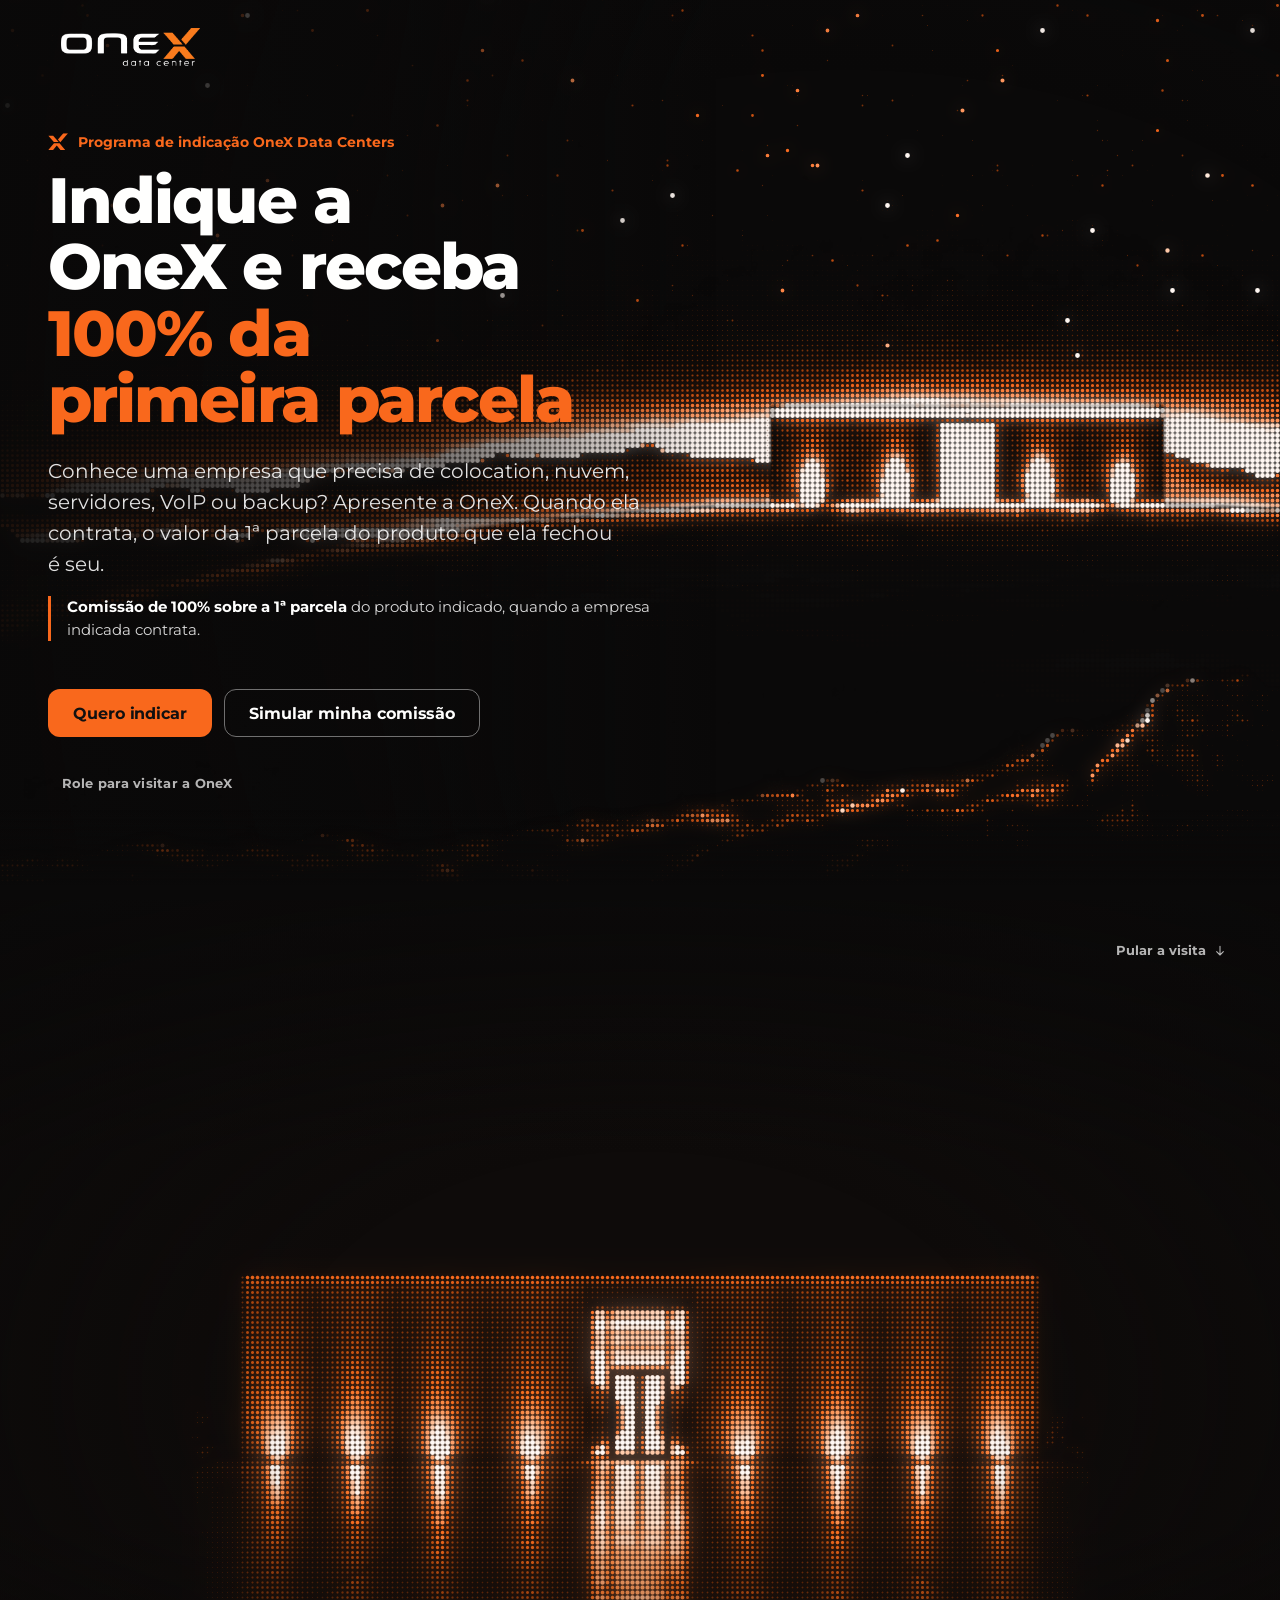
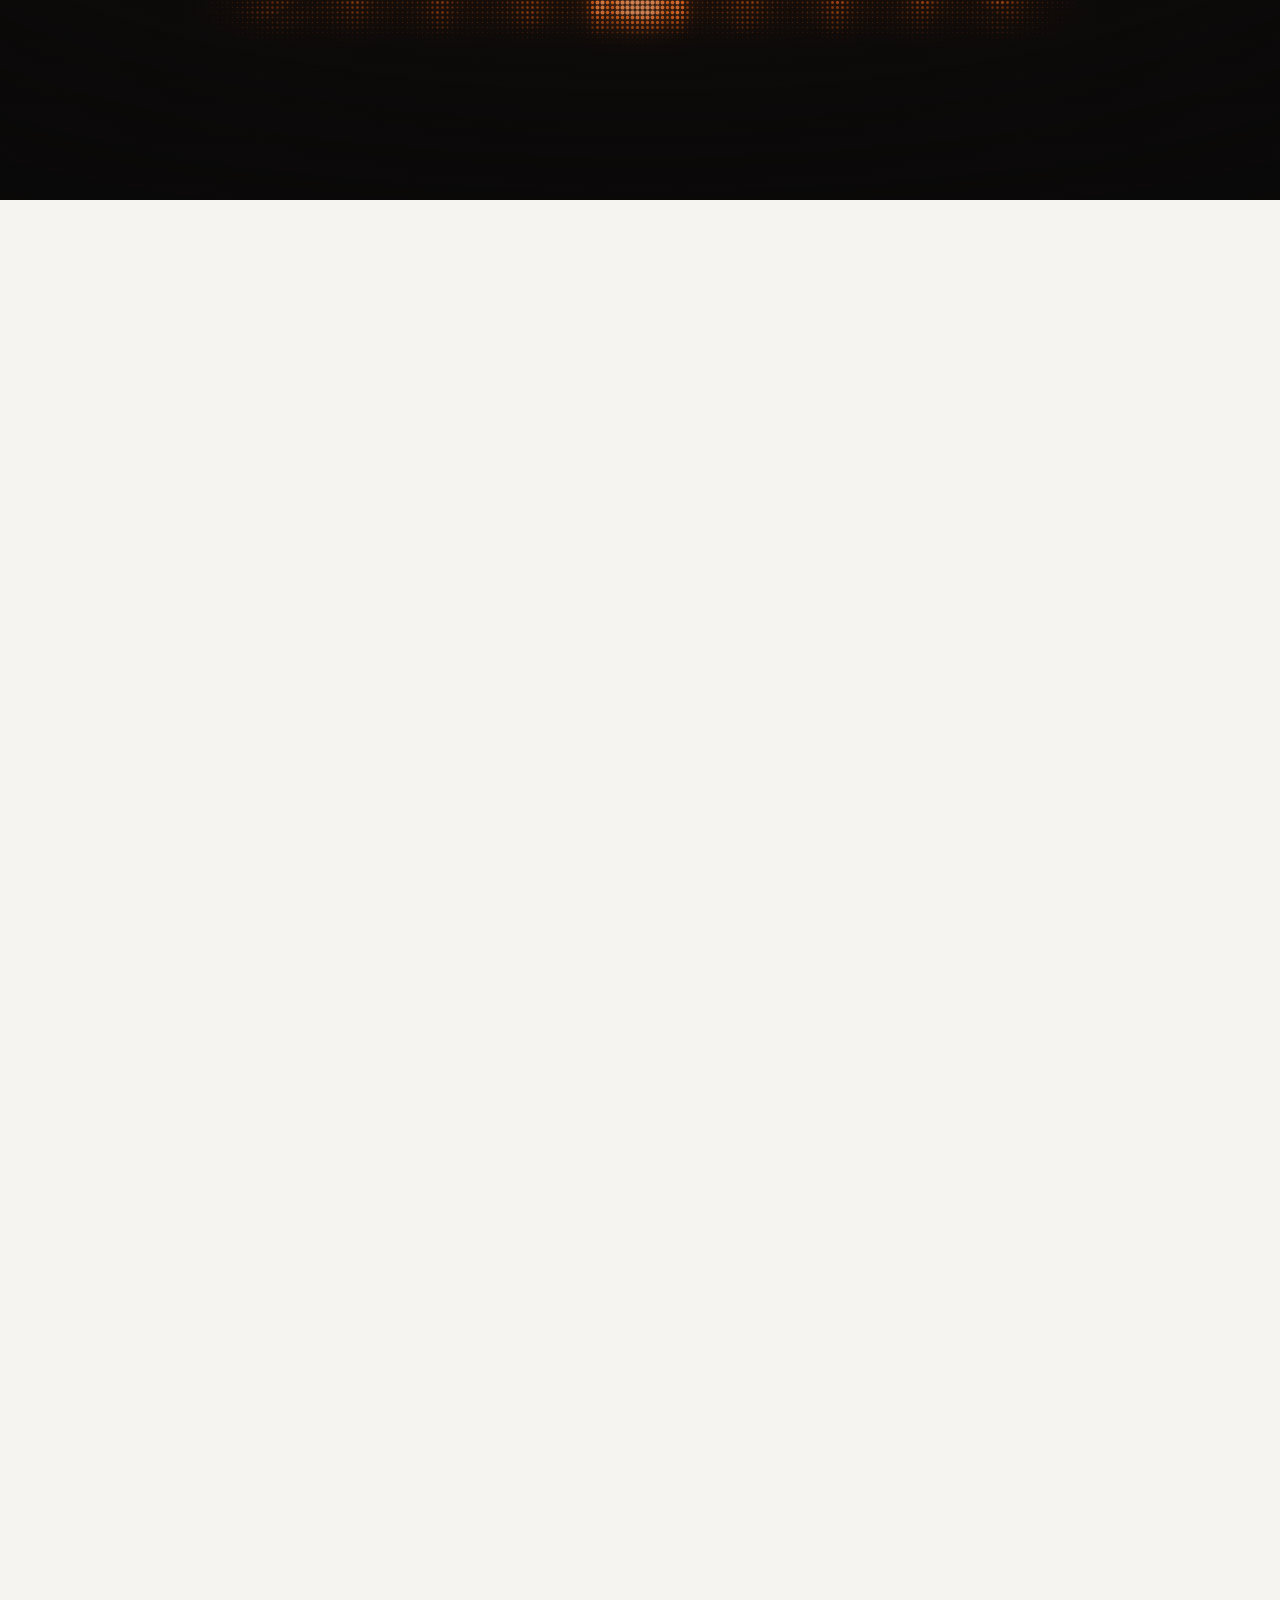
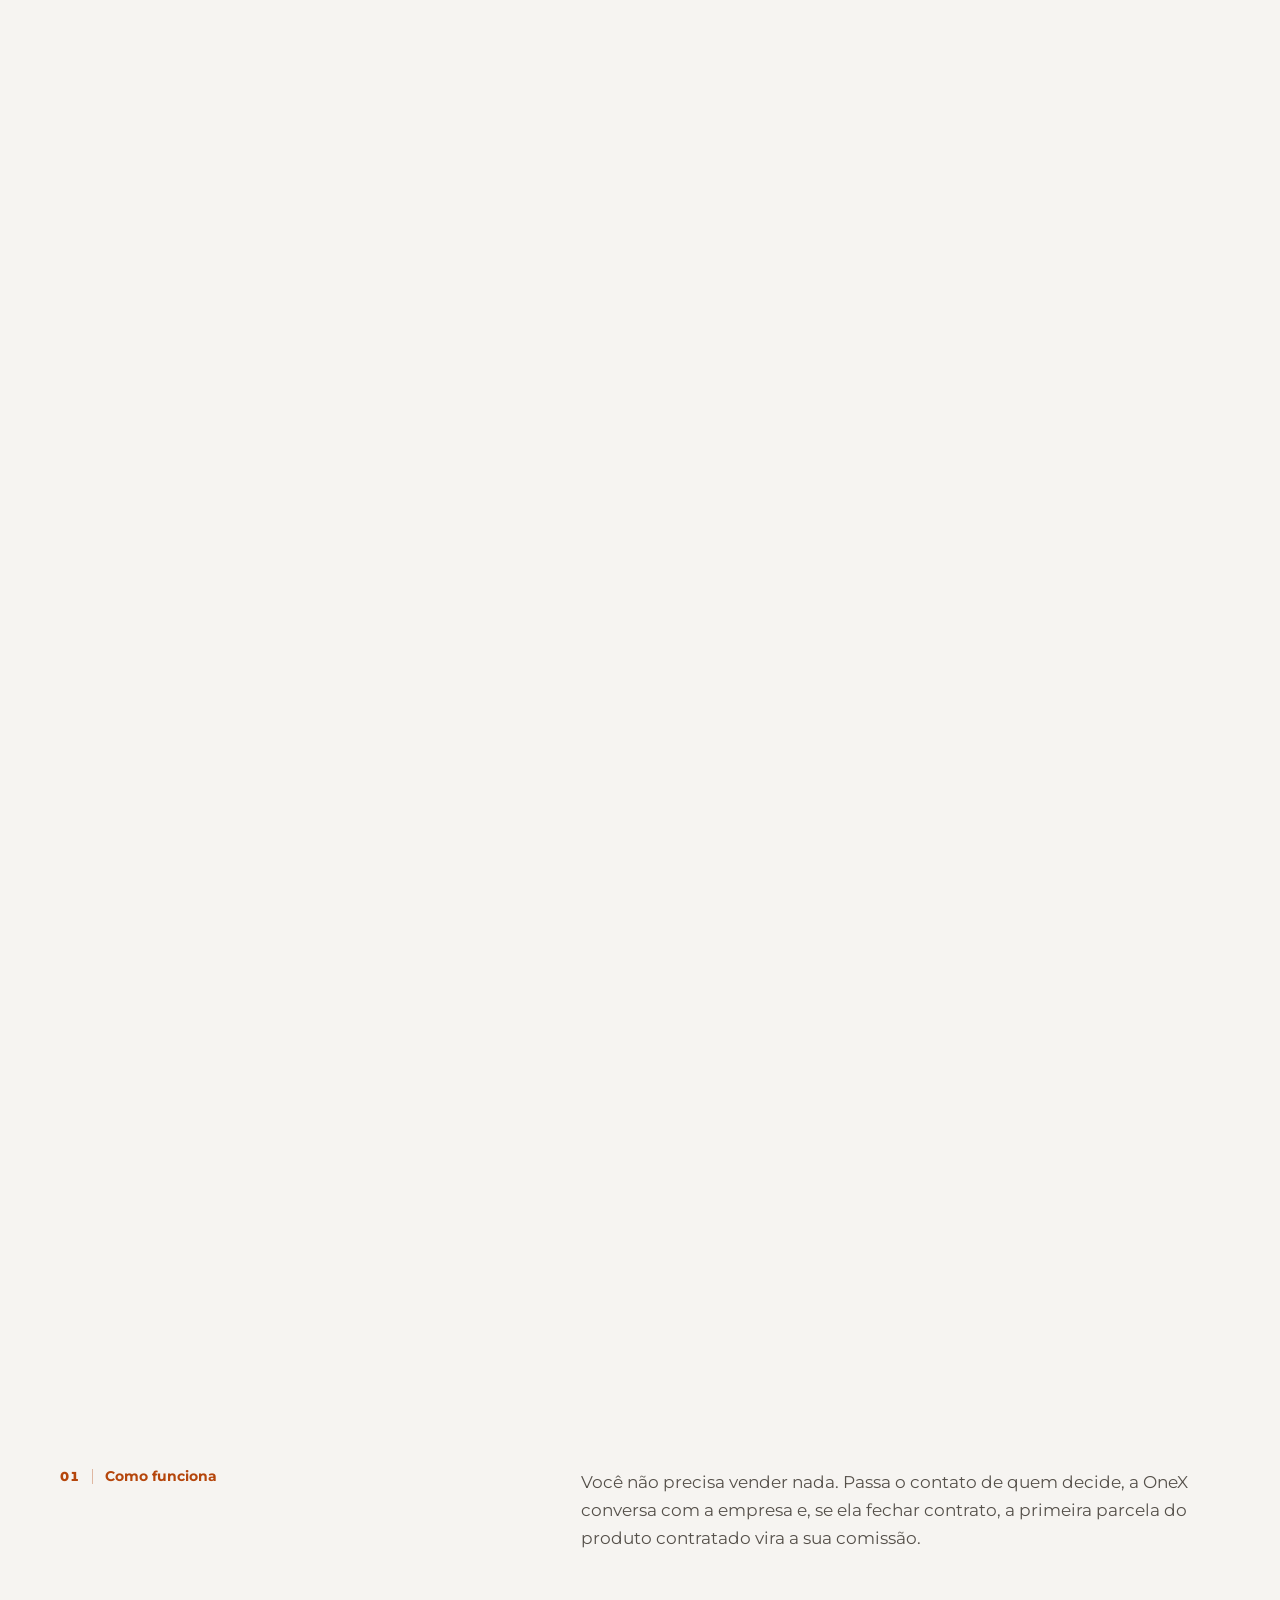
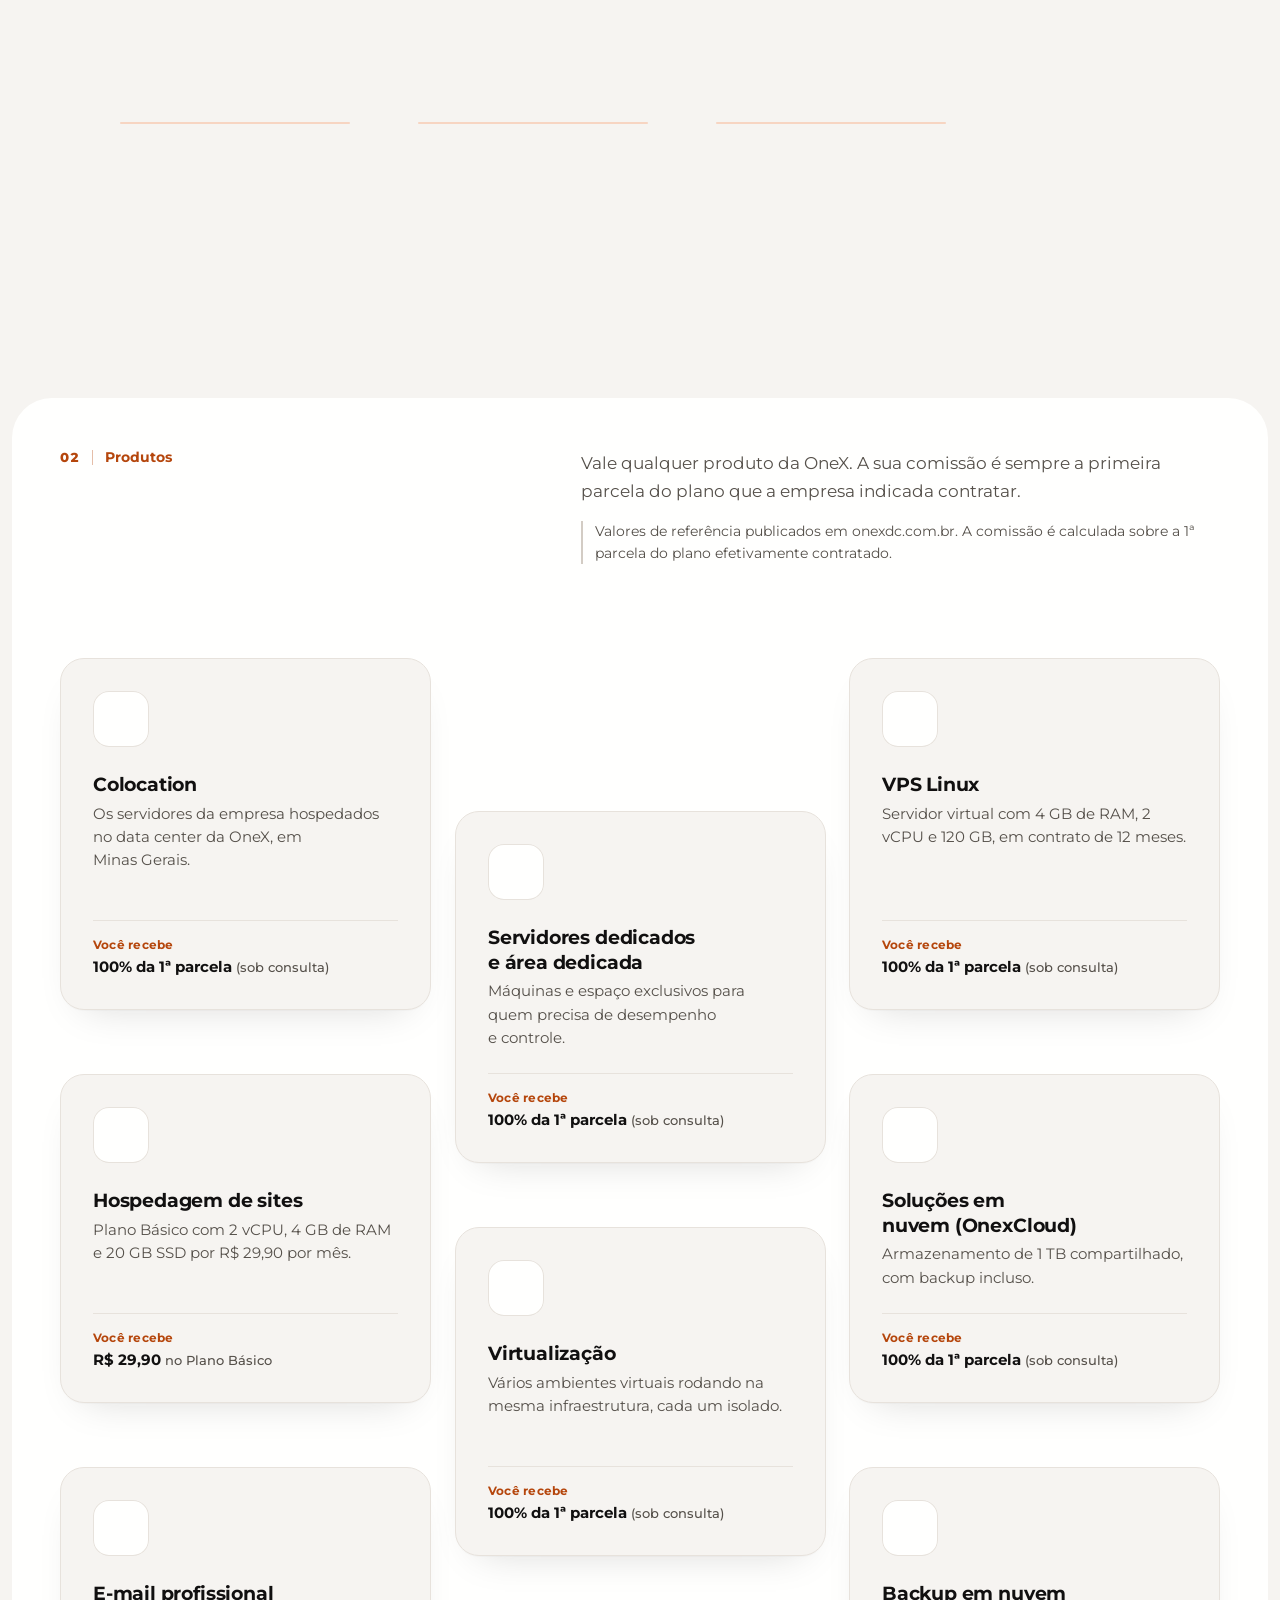
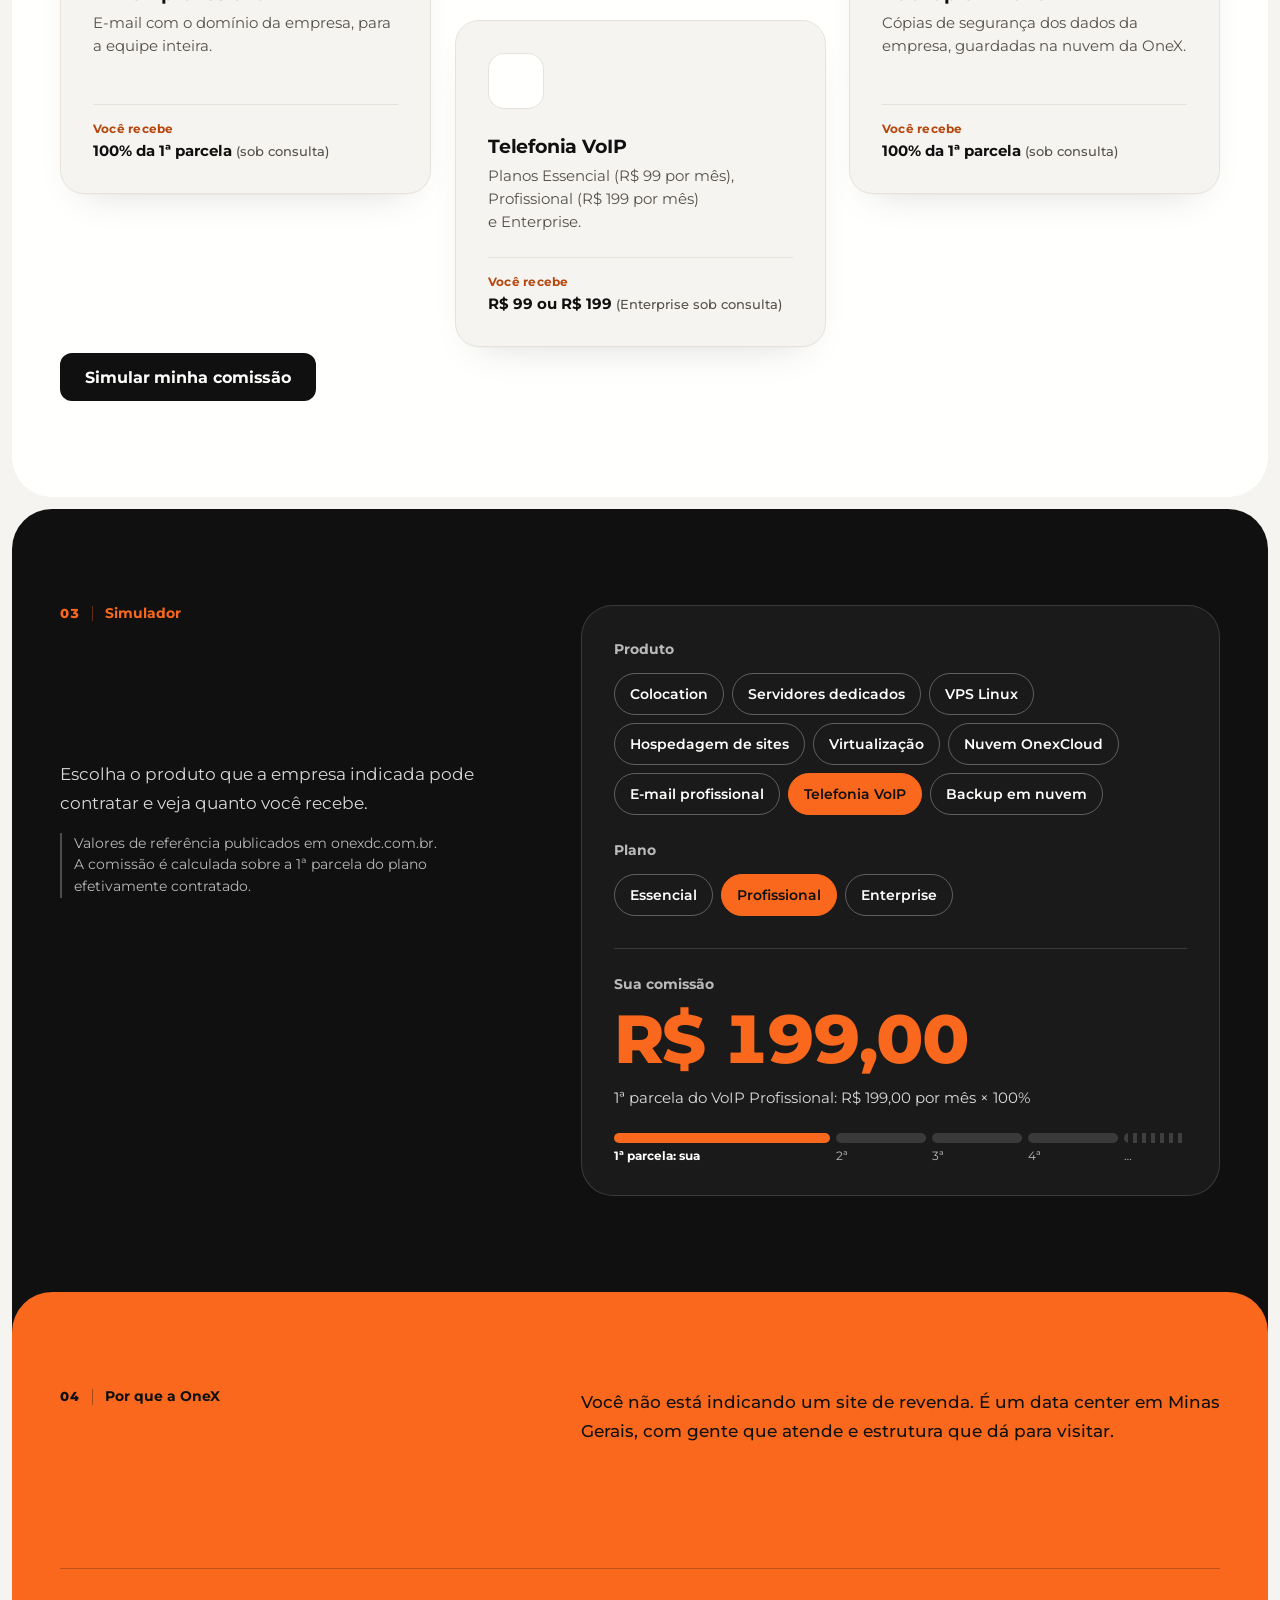
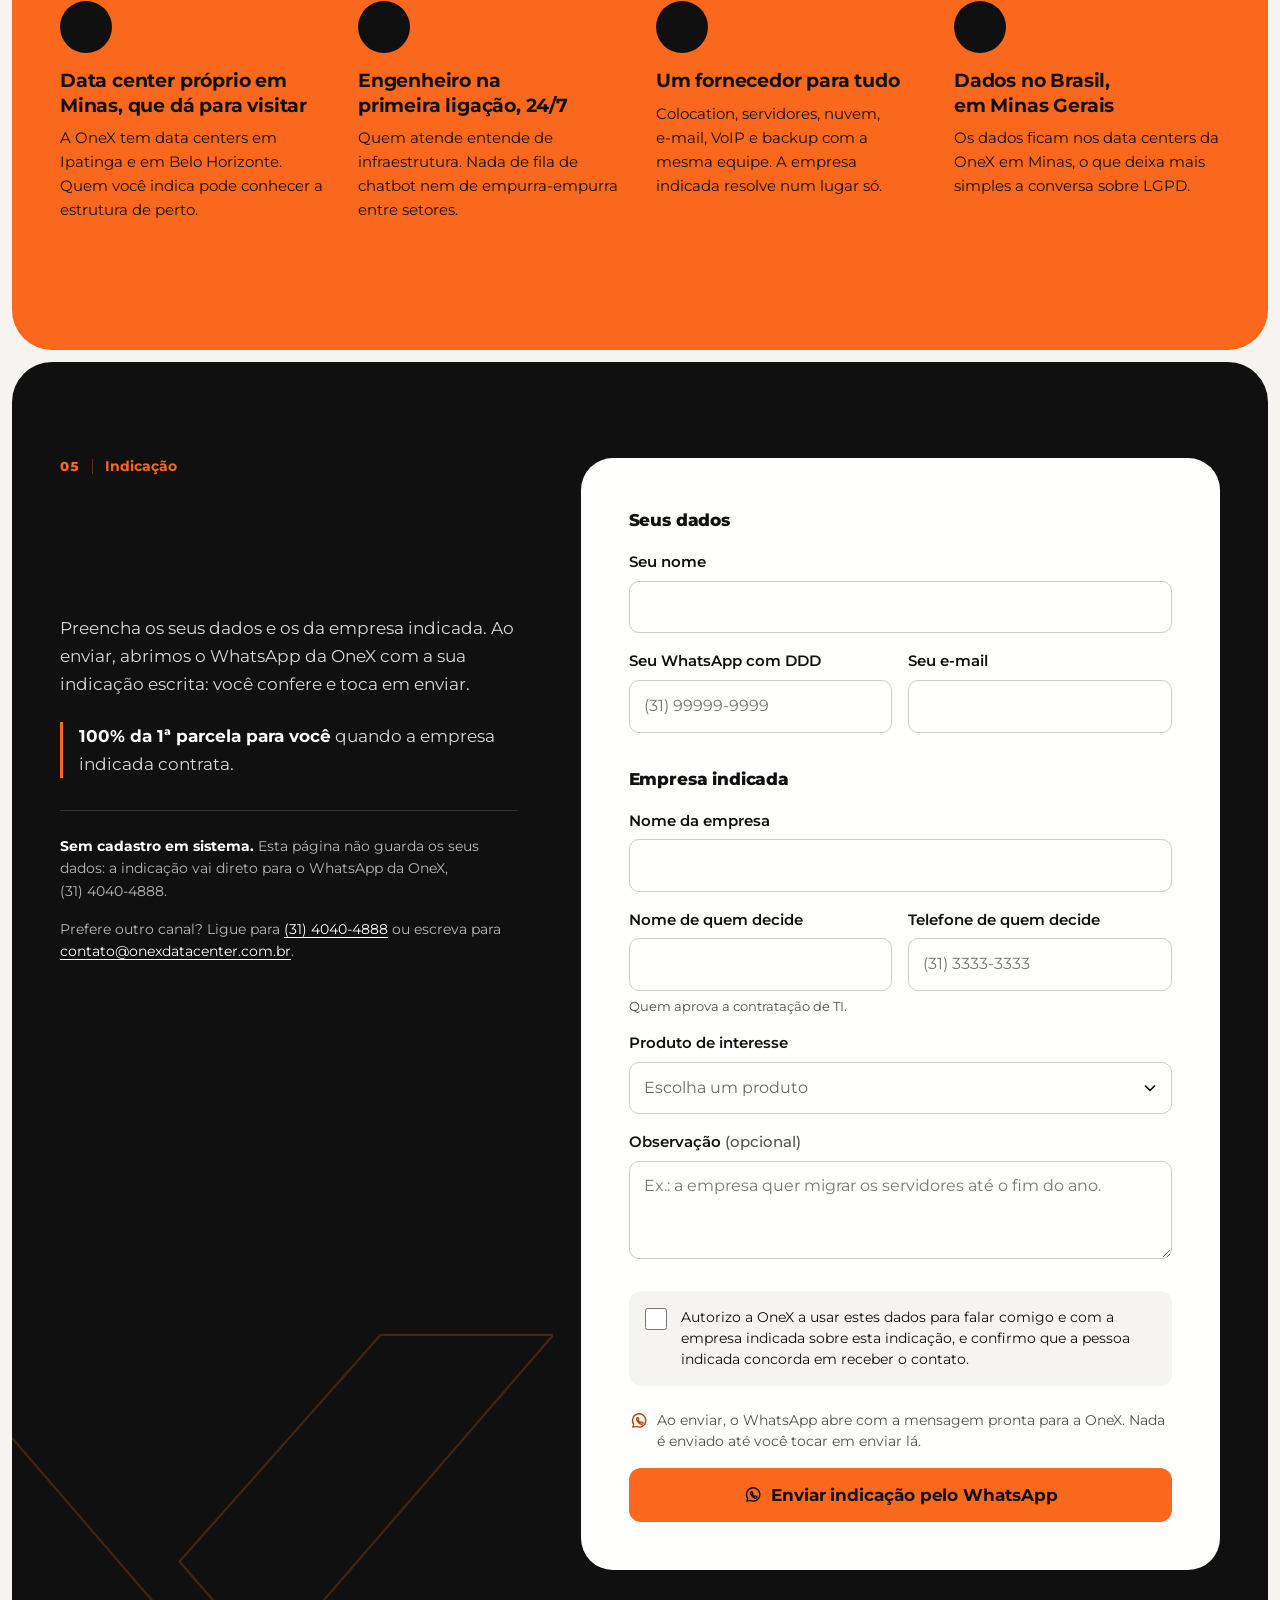
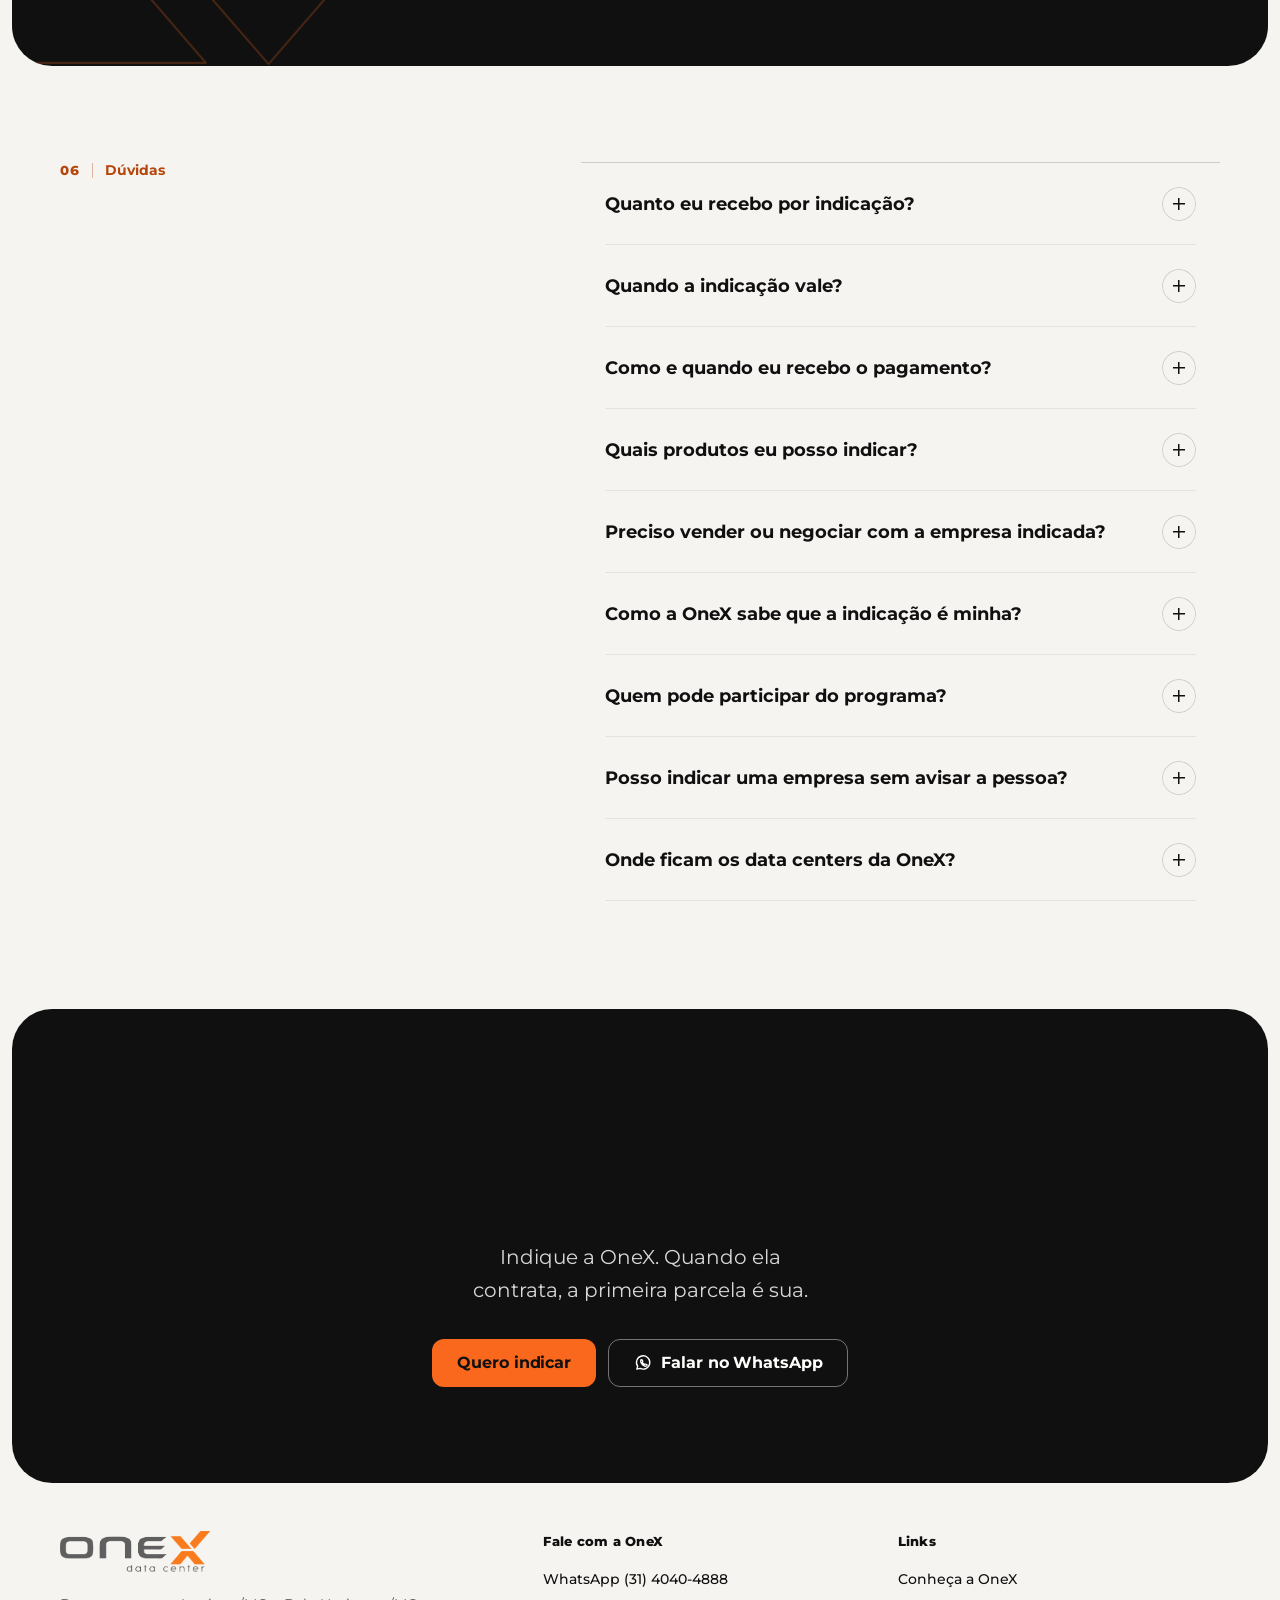
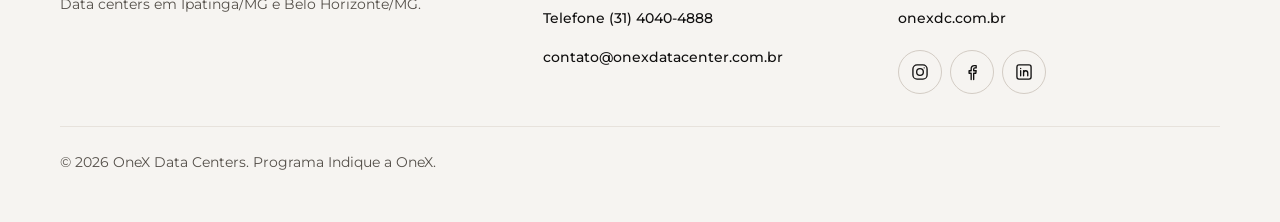
<file: backup/index-visita-curta.html>
<!doctype html>
<html lang="pt-BR">
<head>
<meta charset="utf-8">
<meta name="viewport" content="width=device-width, initial-scale=1, viewport-fit=cover">
<title>Programa de indicação OneX Data Centers: 100% da 1ª parcela</title>
<!-- Versão para comparar (opção 4 da visita: termina no rack): fora do índice de busca; a página oficial é index.html -->
<meta name="robots" content="noindex">
<meta name="description" content="Indique uma empresa para a OneX Data Centers e receba 100% da 1ª parcela do produto que ela contratar: colocation, nuvem, servidores, VoIP, backup e mais.">
<!-- Canonical provisório: confirmar o endereço final com a OneX (ver README) -->
<link rel="canonical" href="https://onexdc.com.br/indique/">
<meta name="robots" content="index, follow, max-image-preview:large">
<meta name="theme-color" content="#111010">
<meta name="color-scheme" content="light">
<meta property="og:locale" content="pt_BR">
<meta property="og:type" content="website">
<meta property="og:site_name" content="OneX Data Centers">
<meta property="og:title" content="Indique a OneX e receba 100% da primeira parcela">
<meta property="og:description" content="Conhece uma empresa que precisa de data center, nuvem, servidores ou telefonia? Indique a OneX. Quando ela contrata, a 1ª parcela do produto é sua.">
<meta property="og:url" content="https://onexdc.com.br/indique/">
<meta property="og:image" content="https://onexdc.com.br/indique/assets/img/og-indique.jpg">
<meta property="og:image:width" content="1200">
<meta property="og:image:height" content="630">
<meta property="og:image:alt" content="Indique a OneX: 100% da 1ª parcela para quem indica. Logo da OneX Data Center e o X da marca desenhado em pontos laranja sobre fundo preto.">
<meta name="twitter:card" content="summary_large_image">
<meta name="twitter:title" content="Indique a OneX e receba 100% da primeira parcela">
<meta name="twitter:description" content="Indique uma empresa para a OneX Data Centers. Quando ela contrata, você recebe 100% da 1ª parcela do produto contratado.">
<meta name="twitter:image" content="https://onexdc.com.br/indique/assets/img/og-indique.jpg">
<link rel="icon" href="assets/img/favicon-32.png" sizes="32x32" type="image/png">
<link rel="apple-touch-icon" href="assets/img/apple-touch-icon.png" sizes="180x180">
<link rel="preconnect" href="https://fonts.googleapis.com">
<link rel="preconnect" href="https://fonts.gstatic.com" crossorigin>
<!-- Montserrat sem bloquear a primeira pintura (display=swap; a reserva com size-adjust segura o layout) -->
<link rel="stylesheet" href="https://fonts.googleapis.com/css2?family=Montserrat:wght@300..800&amp;display=swap" media="print" onload="this.media='all'">
<noscript><link rel="stylesheet" href="https://fonts.googleapis.com/css2?family=Montserrat:wght@300..800&amp;display=swap"></noscript>
<link rel="stylesheet" href="assets/css/indique.css">
<link rel="stylesheet" href="assets/css/parallax.css">
<!-- Intro: decidida antes da primeira pintura. Não roda com #âncora, aba oculta, página já rolada, movimento reduzido
     ou se já foi vista nesta sessão. ?intro=1 força (revisão), ?intro=0 pula e ?fx=0 entrega a composição estática. -->
<script>(function(){var d=document.documentElement;d.classList.add("js");try{var q=location.search;if(/[?&]fx=0\b/.test(q)){d.classList.add("fx-0");return}d.classList.add("parallax-on");var rm=matchMedia("(prefers-reduced-motion: reduce)").matches;if(!rm&&"IntersectionObserver"in window&&"WebGLRenderingContext"in window)d.classList.add("visita-on");if(/[?&]intro=0\b/.test(q)||rm)return;if(!/[?&]intro=1\b/.test(q)&&(location.hash||document.hidden||window.pageYOffset>4||sessionStorage.getItem("onex-indique-intro")==="1"))return;d.classList.add("intro-ativa")}catch(e){}})();</script>
<script src="assets/js/intro.js" defer onerror="document.documentElement.classList.remove('intro-ativa')"></script>
<script src="assets/js/indique.js" defer></script>
<script src="assets/js/parallax.js" defer onerror="document.documentElement.classList.remove('parallax-on')"></script>
<script src="assets/js/parallax-secoes.js" defer></script>
<script src="assets/js/visita.js" defer onerror="document.documentElement.classList.remove('visita-on')"></script>
<script type="application/ld+json">
{
  "@context": "https://schema.org",
  "@graph": [
    {
      "@type": "Organization",
      "@id": "https://onexdc.com.br/#organizacao",
      "name": "OneX Data Centers",
      "alternateName": "OneX Data Center",
      "url": "https://onexdc.com.br/",
      "logo": "https://onexdc.com.br/indique/assets/img/logo-onex-cinza.webp",
      "email": "contato@onexdatacenter.com.br",
      "telephone": "+55 31 4040-4888",
      "contactPoint": [{
        "@type": "ContactPoint",
        "telephone": "+55 31 4040-4888",
        "email": "contato@onexdatacenter.com.br",
        "contactType": "customer service",
        "areaServed": "BR",
        "availableLanguage": "Portuguese"
      }],
      "location": [
        { "@type": "Place", "name": "Data center OneX em Ipatinga", "address": { "@type": "PostalAddress", "addressLocality": "Ipatinga", "addressRegion": "MG", "addressCountry": "BR" } },
        { "@type": "Place", "name": "Data center OneX em Belo Horizonte", "address": { "@type": "PostalAddress", "addressLocality": "Belo Horizonte", "addressRegion": "MG", "addressCountry": "BR" } }
      ],
      "sameAs": [
        "https://www.instagram.com/onexdc/",
        "https://www.facebook.com/onexdcenter/",
        "https://www.linkedin.com/company/onex-dc/"
      ]
    },
    {
      "@type": "WebPage",
      "@id": "https://onexdc.com.br/indique/#pagina",
      "url": "https://onexdc.com.br/indique/",
      "name": "Programa de indicação OneX Data Centers: 100% da 1ª parcela",
      "description": "Indique uma empresa para a OneX Data Centers e receba 100% da 1ª parcela do produto que ela contratar: colocation, nuvem, servidores, VoIP, backup e mais.",
      "inLanguage": "pt-BR",
      "isPartOf": { "@type": "WebSite", "name": "OneX Data Centers", "url": "https://onexdc.com.br/" },
      "publisher": { "@id": "https://onexdc.com.br/#organizacao" },
      "about": { "@id": "https://onexdc.com.br/#organizacao" },
      "breadcrumb": { "@id": "https://onexdc.com.br/indique/#trilha" },
      "primaryImageOfPage": { "@type": "ImageObject", "url": "https://onexdc.com.br/indique/assets/img/og-indique.jpg", "width": 1200, "height": 630 }
    },
    {
      "@type": "BreadcrumbList",
      "@id": "https://onexdc.com.br/indique/#trilha",
      "itemListElement": [
        { "@type": "ListItem", "position": 1, "name": "OneX Data Centers", "item": "https://onexdc.com.br/" },
        { "@type": "ListItem", "position": 2, "name": "Indique a OneX", "item": "https://onexdc.com.br/indique/" }
      ]
    },
    {
      "@type": "HowTo",
      "@id": "https://onexdc.com.br/indique/#como-funciona",
      "name": "Como indicar uma empresa para a OneX e receber 100% da 1ª parcela",
      "description": "Quem indica recebe 100% da primeira parcela do produto que a empresa indicada contratar.",
      "step": [
        { "@type": "HowToStep", "position": 1, "name": "Você indica", "text": "Envie pelo formulário da página os seus dados, o nome da empresa e o contato de quem decide a contratação.", "url": "https://onexdc.com.br/indique/#indicar" },
        { "@type": "HowToStep", "position": 2, "name": "A OneX conversa com a empresa indicada", "text": "A equipe da OneX entra em contato, entende o que a empresa precisa e apresenta a proposta." },
        { "@type": "HowToStep", "position": 3, "name": "A empresa contrata", "text": "A comissão vale quando a empresa indicada fecha contrato de um produto da OneX." },
        { "@type": "HowToStep", "position": 4, "name": "Você recebe 100% da 1ª parcela", "text": "O valor da sua comissão é igual à primeira parcela do produto que a empresa contratou." }
      ]
    },
    {
      "@type": "FAQPage",
      "@id": "https://onexdc.com.br/indique/#perguntas",
      "mainEntity": [
        { "@type": "Question", "name": "Quanto eu recebo por indicação?", "acceptedAnswer": { "@type": "Answer", "text": "Você recebe 100% do valor da primeira parcela do produto que a empresa indicada contratar. Exemplo: se ela contratar a Telefonia VoIP Profissional, de R$ 199 por mês, sua comissão é de R$ 199." } },
        { "@type": "Question", "name": "Quando a indicação vale?", "acceptedAnswer": { "@type": "Answer", "text": "A comissão vale quando a empresa indicada fecha contrato com a OneX. Se a empresa não contratar, não há comissão." } },
        { "@type": "Question", "name": "Como e quando eu recebo o pagamento?", "acceptedAnswer": { "@type": "Answer", "text": "A equipe da OneX informa o prazo e a forma de pagamento quando confirma a sua indicação. As regras completas do programa são passadas nesse contato." } },
        { "@type": "Question", "name": "Quais produtos eu posso indicar?", "acceptedAnswer": { "@type": "Answer", "text": "Todos os produtos da OneX: colocation, servidores dedicados e área dedicada, VPS Linux, hospedagem de sites, virtualização, soluções em nuvem (OnexCloud), e-mail profissional, telefonia VoIP e backup em nuvem." } },
        { "@type": "Question", "name": "Preciso vender ou negociar com a empresa indicada?", "acceptedAnswer": { "@type": "Answer", "text": "Não. Você passa o contato de quem decide e a equipe da OneX conversa com a empresa, entende a necessidade e apresenta a proposta." } },
        { "@type": "Question", "name": "Como a OneX sabe que a indicação é minha?", "acceptedAnswer": { "@type": "Answer", "text": "A indicação chega ao WhatsApp da OneX com o seu nome e o seu contato junto dos dados da empresa indicada. Guarde a conversa: ela é o registro da sua indicação." } },
        { "@type": "Question", "name": "Quem pode participar do programa?", "acceptedAnswer": { "@type": "Answer", "text": "A equipe da OneX confirma as condições de participação quando recebe a sua indicação. Para tirar a dúvida antes, fale com a OneX pelo WhatsApp (31) 4040-4888." } },
        { "@type": "Question", "name": "Posso indicar uma empresa sem avisar a pessoa?", "acceptedAnswer": { "@type": "Answer", "text": "O ideal é avisar antes. Indique quem você conhece e concorda em receber o contato da OneX: isso respeita a LGPD e deixa a primeira conversa mais fácil." } },
        { "@type": "Question", "name": "Onde ficam os data centers da OneX?", "acceptedAnswer": { "@type": "Answer", "text": "Em Minas Gerais, em Ipatinga e em Belo Horizonte. A empresa indicada pode agendar uma visita para conhecer a estrutura." } }
      ]
    }
  ]
}
</script>
</head>
<body>
<svg class="sprite" aria-hidden="true" focusable="false">
  <!-- O X da OneX em três peças, medidas no alfa do PNG oficial (viewBox 0 0 541 458). Uso: marcas e marca-d'água em
       traço. Onde o X aparece inteiro, a arte oficial (assets/img/onex-x.webp) entra por cima. -->
  <symbol id="x-pecas" viewBox="-4 -4 550 466">
    <path pathLength="1" d="M1.5 69 L134.5 69 L284.5 243 L151.5 243 Z"/>
    <path pathLength="1" d="M414 0 L542 0 L331 244 L265 168 Z"/>
    <path pathLength="1" d="M156.6 273 L309.5 273 L465 458 L335 458 L233 339 L132 458 L0 458 Z"/>
  </symbol>
  <symbol id="i-whatsapp" viewBox="0 0 24 24"><path d="M4.6 19.4l1-3.5a8 8 0 1 1 3 2.6z"/><path d="M9.3 8.6c.2-.5.6-.5.9-.5h.4c.2 0 .4.1.5.4l.6 1.5c.1.2 0 .5-.1.6l-.5.6c.6 1.1 1.5 2 2.6 2.6l.6-.5c.2-.1.4-.2.6-.1l1.5.6c.3.1.4.3.4.5v.4c0 .3-.1.7-.5.9-.6.4-1.6.5-2.9-.1-1.6-.7-3-2.1-3.7-3.7-.6-1.3-.5-2.3-.1-2.9z"/></symbol>
  <symbol id="i-seta" viewBox="0 0 24 24"><path d="M5 12h13M13 7l5 5-5 5"/></symbol>
</svg>
<a class="pular" href="#conteudo">Pular para o conteúdo</a>

<!-- Cabeçalho flutuante: transparente sobre o hero; depois da rolagem vira uma barra arredondada no tom do que passa por
     baixo. O logo é o oficial, recortado em duas partes (nome e X) só para entrar em partes depois da intro; o X fica
     sempre laranja (o do logo oficial), nos dois tons. -->
<!-- Nesta versão o cabeçalho é só a marca da OneX (sem links, botão nem barra) -->
<header class="topo topo--so-marca" data-topo data-tom="escuro">
  <div class="topo__barra">
    <a class="topo__marca" href="#topo" aria-label="OneX Data Center, voltar ao início">
      <span class="logo" aria-hidden="true">
        <span class="logo__parte logo__parte--nome"><img class="logo__img logo__img--branco" src="assets/img/logo-onex-branco.webp" alt="" width="866" height="250"><img class="logo__img logo__img--cinza" src="assets/img/logo-onex-cinza.webp" alt="" width="866" height="250"></span>
        <span class="logo__parte logo__parte--x"><img class="logo__img logo__img--cinza" src="assets/img/logo-onex-cinza.webp" alt="" width="866" height="250"></span>
      </span>
    </a>
  </div>
</header>

<main id="conteudo" tabindex="-1">
  <span id="topo" class="ancora-topo"></span>

  <!-- ===================== HERO: PARALLAX ===================== -->
  <!-- O "Parallax" do Osmo em pontos: as serras de Minas, a OneX no morro, o texto e as pedras da frente descem em
       velocidades diferentes ao rolar (assets/js/parallax.js; camadas geradas no Higgsfield, desenhadas com a mesma
       receita de pontos da visita). Sem JS ou com ?fx=0: o pôster em pontos atrás do texto. -->
  <section class="parallax parallax--tela" id="inicio" aria-labelledby="titulo" data-parallax data-escuro>
    <div class="parallax__moldura" aria-hidden="true" data-hero></div>
    <picture>
      <source media="(max-aspect-ratio: 9/10)" srcset="assets/img/parallax/poster-retrato.webp" width="780" height="1688">
      <img class="parallax__poster" src="assets/img/parallax/poster.webp" alt="" width="1600" height="900" fetchpriority="high" decoding="async">
    </picture>
    <canvas class="parallax__camada" data-camada="serra" aria-hidden="true"></canvas>
    <canvas class="parallax__camada" data-camada="onex" aria-hidden="true"></canvas>
    <div class="parallax__veu" aria-hidden="true"></div>
    <div class="parallax__texto" data-camada="texto">
      <p class="hero__olho"><svg class="mini-x" viewBox="-4 -4 550 466" aria-hidden="true" focusable="false"><use href="#x-pecas"/></svg>Programa de indicação OneX Data Centers</p>
      <h1 id="titulo"><span class="h1__a">Indique a OneX e receba</span> <span class="h1__b">100% da primeira parcela</span></h1>
      <p class="hero__sub">Conhece uma empresa que precisa de colocation, nuvem, servidores, VoIP ou backup? Apresente a OneX. Quando ela contrata, o valor da 1ª parcela do produto que ela fechou é seu.</p>
      <p class="hero__condicao"><strong>Comissão de 100% sobre a 1ª parcela</strong> do produto indicado, quando a empresa indicada contrata.</p>
      <div class="hero__acoes">
        <a class="botao" href="#indicar" data-cta-hero>Quero indicar</a>
        <a class="botao botao--contorno" href="#simulador">Simular minha comissão</a>
      </div>
      <p class="parallax__dica" aria-hidden="true"><span></span>Role para visitar a OneX</p>
    </div>
    <canvas class="parallax__camada" data-camada="frente" aria-hidden="true"></canvas>
    <div class="parallax__esfuma" aria-hidden="true"></div>
  </section>

  <!-- ===================== VISITA À ONEX (depois do parallax) ===================== -->
  <!-- A rolagem leva a pessoa para dentro da OneX: fachada → corredor → rack → o X. Cada
       parada mostra produtos que dá para indicar. As cenas são fotos ilustrativas geradas no Higgsfield, desenhadas em
       pontos por assets/js/visita.js (efeito "Sunset" do editor ASCII do 21st.dev, refeito em WebGL).
       Nesta versão a visita termina no rack (data-visita-cenas="0,1,2,6": fachada, corredor, rack e o X, 3,5 trechos):
       rede, storage e telefonia ficam só nos cartões de "Produtos", e o fim aponta para lá.
       Sem JS, com movimento reduzido ou ?fx=0: a fachada em pontos (imagem) fica atrás do texto e as paradas viram
       cartões, cada um com a sua cena em pontos. -->
  <section class="visita visita--espalhada" id="visita" aria-labelledby="h-visita" style="--visita-trechos: 3.5" data-visita data-visita-cenas="0,1,2,6" data-visita-continua data-visita-espalha data-escuro>
    <div class="visita__palco" data-visita-palco>
      <div class="visita__moldura" aria-hidden="true"></div>
      <div class="visita__arte" aria-hidden="true" data-visita-arte>
        <picture>
          <source media="(max-aspect-ratio: 9/10)" srcset="assets/img/visita/pontos-0-retrato.webp" width="780" height="1688">
          <img class="visita__poster" src="assets/img/visita/pontos-0.webp" alt="" width="1600" height="900" loading="lazy" decoding="async">
        </picture>
        <canvas class="visita__tela" data-visita-tela></canvas>
      </div>

      <div class="visita__coluna">
        <div class="visita__abertura" data-parada="0">
          <p class="hero__olho" data-vel="0.3"><svg class="mini-x" viewBox="-4 -4 550 466" aria-hidden="true" focusable="false"><use href="#x-pecas"/></svg>Uma visita à OneX</p>
          <h2 class="visita__chamada" data-vel="0.3" id="h-visita">Entre no data center e veja <span>o que dá para indicar</span></h2>
          <p class="hero__sub" data-vel="0.12">Cada parada mostra produtos que a empresa indicada pode contratar e quanto você recebe quando ela fecha.</p>
          <p class="visita__dica" aria-hidden="true" data-vel="0.22"><span></span>Role para entrar na OneX</p>
        </div>
        <ol class="visita__paradas">
          <li class="parada" data-parada="1">
            <img class="parada__cena" src="assets/img/visita/pontos-1.webp" alt="" width="800" height="450" loading="lazy" decoding="async">
            <p class="indice" aria-hidden="true" data-vel="0.32"><span>01</span>O corredor</p>
            <h3 class="parada__titulo" data-vel="0.32">Colocation e área dedicada</h3>
            <ul class="parada__itens" data-vel="0.12">
              <li><strong>Colocation</strong> Os servidores da empresa hospedados no data center da OneX, em Minas Gerais.</li>
              <li><strong>Área dedicada</strong> Um espaço só da empresa dentro do data center.</li>
            </ul>
            <p class="parada__ganho" data-vel="0.26">Você recebe <strong>100% da 1ª parcela</strong> <span>(sob consulta)</span></p>
          </li>
          <li class="parada" data-parada="2">
            <img class="parada__cena" src="assets/img/visita/pontos-2.webp" alt="" width="800" height="450" loading="lazy" decoding="async">
            <p class="indice" aria-hidden="true" data-vel="0.32"><span>02</span>O rack</p>
            <h3 class="parada__titulo" data-vel="0.32">Servidores, VPS e virtualização</h3>
            <ul class="parada__itens" data-vel="0.12">
              <li><strong>Servidores dedicados</strong> Máquinas exclusivas para quem precisa de desempenho e controle.</li>
              <li><strong>VPS Linux</strong> 4 GB de RAM, 2 vCPU e 120 GB, em contrato de 12 meses.</li>
              <li><strong>Virtualização</strong> Vários ambientes virtuais na mesma infraestrutura, cada um isolado.</li>
            </ul>
            <p class="parada__ganho" data-vel="0.26">Você recebe <strong>100% da 1ª parcela</strong> <span>(sob consulta)</span></p>
          </li>
        </ol>

        <div class="visita__fim" data-parada="3">
          <p class="visita__fim-titulo" data-vel="0.3">E tem mais: nuvem, sites, backup e telefonia. Quando a empresa contrata, <span>a 1ª parcela é sua.</span></p>
          <div class="hero__acoes" data-vel="0.12">
            <a class="botao" href="#indicar">Quero indicar</a>
            <a class="botao botao--contorno" href="#produtos">Ver todos os produtos</a>
          </div>
        </div>
      </div>

      <a class="visita__pular" href="#como-funciona">Pular a visita<svg class="icone-inline" viewBox="0 0 24 24" aria-hidden="true" focusable="false"><use href="#i-seta"/></svg></a>
    </div>
  </section>

  <!-- ===================== COMO FUNCIONA ===================== -->
  <section class="secao secao--aberta" id="como-funciona" aria-labelledby="h-como">
    <div class="editorial">
      <div class="editorial__titulo">
        <p class="indice" aria-hidden="true"><span>01</span>Como funciona</p>
        <h2 id="h-como" data-revela>Quatro passos entre a sua indicação e a sua comissão</h2>
      </div>
      <div class="editorial__corpo">
        <p>Você não precisa vender nada. Passa o contato de quem decide, a OneX conversa com a empresa e, se ela fechar contrato, a primeira parcela do produto contratado vira a sua comissão.</p>
      </div>
    </div>
    <ol class="passos" data-passos>
      <li class="passo">
        <span class="passo__no" aria-hidden="true">1</span><span class="passo__linha" aria-hidden="true"></span>
        <h3 class="passo__titulo">Você indica</h3>
        <p>Envie pelo formulário os seus dados, o nome da empresa e o contato de quem decide a contratação.</p>
      </li>
      <li class="passo">
        <span class="passo__no" aria-hidden="true">2</span><span class="passo__linha" aria-hidden="true"></span>
        <h3 class="passo__titulo">A OneX conversa com a empresa indicada</h3>
        <p>A equipe da OneX entra em contato, entende o que a empresa precisa e apresenta a proposta.</p>
      </li>
      <li class="passo">
        <span class="passo__no" aria-hidden="true">3</span><span class="passo__linha" aria-hidden="true"></span>
        <h3 class="passo__titulo">A empresa contrata</h3>
        <p>A comissão vale quando a empresa indicada fecha contrato de um produto da OneX.</p>
      </li>
      <li class="passo passo--comissao">
        <span class="passo__no" aria-hidden="true">4</span>
        <h3 class="passo__titulo">Você recebe 100% da 1ª parcela</h3>
        <p>O valor da sua comissão é igual à primeira parcela do produto que a empresa contratou.</p>
      </li>
    </ol>
  </section>

  <!-- ===================== PRODUTOS ===================== -->
  <section class="caixa caixa--branca secao secao--paralaxe" id="produtos" aria-labelledby="h-produtos">
    <div class="editorial" data-paralaxe="0.05">
      <div class="editorial__titulo">
        <p class="indice" aria-hidden="true"><span>02</span>Produtos</p>
        <h2 id="h-produtos" data-revela>O que você pode indicar</h2>
      </div>
      <div class="editorial__corpo">
        <p>Vale qualquer produto da OneX. A sua comissão é sempre a primeira parcela do plano que a empresa indicada contratar.</p>
        <p class="nota">Valores de referência publicados em onexdc.com.br. A comissão é calculada sobre a 1ª parcela do plano efetivamente contratado.</p>
      </div>
    </div>

    <ul class="produtos produtos--cartoes" data-produtos data-paralaxe-colunas="0.07,-0.1,0.07">
      <li class="produto">
        <svg class="ico ico--rack" viewBox="0 0 24 24" aria-hidden="true" focusable="false">
          <path class="t" pathLength="1" d="M7 2.75h10c.97 0 1.75.78 1.75 1.75v15c0 .97-.78 1.75-1.75 1.75H7c-.97 0-1.75-.78-1.75-1.75v-15c0-.97.78-1.75 1.75-1.75z"/>
          <g class="u" style="--i:0"><path d="M8.25 5.5h7.5v3h-7.5z"/><path class="led" d="M13.9 7h.01"/></g>
          <g class="u" style="--i:1"><path d="M8.25 10.5h7.5v3h-7.5z"/><path class="led" d="M13.9 12h.01"/></g>
          <g class="u" style="--i:2"><path d="M8.25 15.5h7.5v3h-7.5z"/><path class="led" d="M13.9 17h.01"/></g>
        </svg>
        <h3>Colocation</h3>
        <p>Os servidores da empresa hospedados no data center da OneX, em Minas Gerais.</p>
        <p class="produto__ganho"><span>Você recebe</span> 100% da 1ª parcela <small>(sob consulta)</small></p>
      </li>
      <li class="produto">
        <svg class="ico ico--servidor" viewBox="0 0 24 24" aria-hidden="true" focusable="false">
          <path class="t" pathLength="1" d="M5.5 4h13c.83 0 1.5.67 1.5 1.5v4c0 .83-.67 1.5-1.5 1.5h-13C4.67 11 4 10.33 4 9.5v-4C4 4.67 4.67 4 5.5 4z"/>
          <path class="t" pathLength="1" style="--d:.1s" d="M5.5 13h13c.83 0 1.5.67 1.5 1.5v4c0 .83-.67 1.5-1.5 1.5h-13c-.83 0-1.5-.67-1.5-1.5v-4c0-.83.67-1.5 1.5-1.5z"/>
          <path class="t" pathLength="1" style="--d:.25s" d="M11 7.5h5.5M11 16.5h5.5"/>
          <path class="led" style="--i:0" d="M7.5 7.5h.01"/>
          <path class="led" style="--i:1" d="M7.5 16.5h.01"/>
        </svg>
        <h3>Servidores dedicados e área dedicada</h3>
        <p>Máquinas e espaço exclusivos para quem precisa de desempenho e controle.</p>
        <p class="produto__ganho"><span>Você recebe</span> 100% da 1ª parcela <small>(sob consulta)</small></p>
      </li>
      <li class="produto">
        <svg class="ico ico--vps" viewBox="0 0 24 24" aria-hidden="true" focusable="false">
          <path class="t" pathLength="1" d="M4.5 4.5h15c.83 0 1.5.67 1.5 1.5v12c0 .83-.67 1.5-1.5 1.5h-15C3.67 19.5 3 18.83 3 18V6c0-.83.67-1.5 1.5-1.5z"/>
          <path class="t" pathLength="1" style="--d:.15s" d="M3 8h18"/>
          <path class="t prompt" pathLength="1" style="--d:.4s" d="M6.5 11l2.5 2.25L6.5 15.5"/>
          <path class="cursor" d="M11.5 15.5h5"/>
        </svg>
        <h3>VPS Linux</h3>
        <p>Servidor virtual com 4 GB de RAM, 2 vCPU e 120 GB, em contrato de 12 meses.</p>
        <p class="produto__ganho"><span>Você recebe</span> 100% da 1ª parcela <small>(sob consulta)</small></p>
      </li>
      <li class="produto">
        <svg class="ico ico--site" viewBox="0 0 24 24" aria-hidden="true" focusable="false">
          <path class="t" pathLength="1" d="M4.5 4.5h15c.83 0 1.5.67 1.5 1.5v12c0 .83-.67 1.5-1.5 1.5h-15C3.67 19.5 3 18.83 3 18V6c0-.83.67-1.5 1.5-1.5z"/>
          <path class="t" pathLength="1" style="--d:.15s" d="M3 8h18"/>
          <path class="l" pathLength="1" style="--i:0" d="M6.5 11.5h6"/>
          <path class="l" pathLength="1" style="--i:1" d="M6.5 14h4"/>
          <path class="l" pathLength="1" style="--i:2" d="M6.5 16.5h5"/>
          <path class="bloco" d="M15 11.5h3v5h-3z"/>
        </svg>
        <h3>Hospedagem de sites</h3>
        <p>Plano Básico com 2 vCPU, 4 GB de RAM e 20 GB SSD por R$&nbsp;29,90 por mês.</p>
        <p class="produto__ganho"><span>Você recebe</span> R$&nbsp;29,90 <small>no Plano Básico</small></p>
      </li>
      <li class="produto">
        <svg class="ico ico--virt" viewBox="0 0 24 24" aria-hidden="true" focusable="false">
          <path class="t" pathLength="1" d="M5 3.5h14c.83 0 1.5.67 1.5 1.5v14c0 .83-.67 1.5-1.5 1.5H5c-.83 0-1.5-.67-1.5-1.5V5c0-.83.67-1.5 1.5-1.5z"/>
          <path class="vm" style="--i:0" d="M7 7h4v4H7z"/>
          <path class="vm" style="--i:1" d="M13 7h4v4h-4z"/>
          <path class="vm" style="--i:2" d="M7 13h4v4H7z"/>
          <path class="vm" style="--i:3" d="M13 13h4v4h-4z"/>
        </svg>
        <h3>Virtualização</h3>
        <p>Vários ambientes virtuais rodando na mesma infraestrutura, cada um isolado.</p>
        <p class="produto__ganho"><span>Você recebe</span> 100% da 1ª parcela <small>(sob consulta)</small></p>
      </li>
      <li class="produto">
        <svg class="ico ico--nuvem" viewBox="0 0 24 24" aria-hidden="true" focusable="false">
          <path class="t" pathLength="1" d="M7.25 19h9.5a4 4 0 0 0 .62-7.95 5.5 5.5 0 0 0-10.6-1.3A4.65 4.65 0 0 0 7.25 19z"/>
          <g class="sobe"><path d="M12 16.75v-5"/><path d="M9.75 13.75L12 11.5l2.25 2.25"/></g>
        </svg>
        <h3>Soluções em nuvem (OnexCloud)</h3>
        <p>Armazenamento de 1 TB compartilhado, com backup incluso.</p>
        <p class="produto__ganho"><span>Você recebe</span> 100% da 1ª parcela <small>(sob consulta)</small></p>
      </li>
      <li class="produto">
        <svg class="ico ico--email" viewBox="0 0 24 24" aria-hidden="true" focusable="false">
          <path class="t" pathLength="1" d="M4.5 5.5h15c.83 0 1.5.67 1.5 1.5v10c0 .83-.67 1.5-1.5 1.5h-15c-.83 0-1.5-.67-1.5-1.5V7c0-.83.67-1.5 1.5-1.5z"/>
          <path class="aba" d="M3.6 6.6L12 12.75l8.4-6.15"/>
        </svg>
        <h3>E-mail profissional</h3>
        <p><span class="junto">E-mail</span> com o domínio da empresa, para a equipe inteira.</p>
        <p class="produto__ganho"><span>Você recebe</span> 100% da 1ª parcela <small>(sob consulta)</small></p>
      </li>
      <li class="produto">
        <svg class="ico ico--voip" viewBox="0 0 24 24" aria-hidden="true" focusable="false">
          <path class="t" pathLength="1" d="M8.2 3.9l1.55 3.6c.2.48.08 1.03-.3 1.38L7.9 10.3c1.05 2.25 3.5 4.7 5.8 5.8l1.42-1.55c.35-.38.9-.5 1.38-.3l3.6 1.55c.5.22.8.75.7 1.3l-.5 2.4c-.12.55-.6.95-1.17.95C10.2 20.45 3.55 13.8 3.55 4.85c0-.57.4-1.05.95-1.17l2.4-.5c.55-.1 1.08.2 1.3.7z"/>
          <path class="onda" style="--i:0" d="M14.75 7.25a2.75 2.75 0 0 1 2 2"/>
          <path class="onda" style="--i:1" d="M14.75 3.75a6.25 6.25 0 0 1 5.5 5.5"/>
        </svg>
        <h3>Telefonia VoIP</h3>
        <p>Planos Essencial (R$&nbsp;99 por mês), Profissional (R$&nbsp;199 por mês) e Enterprise.</p>
        <p class="produto__ganho"><span>Você recebe</span> R$&nbsp;99 ou R$&nbsp;199 <small>(Enterprise sob consulta)</small></p>
      </li>
      <li class="produto">
        <svg class="ico ico--backup" viewBox="0 0 24 24" aria-hidden="true" focusable="false">
          <g class="giro">
            <path class="t" pathLength="1" d="M20 12a8 8 0 1 1-2.34-5.66"/>
            <path class="ponta" d="M14.2 6.34h3.46V2.88"/>
          </g>
          <g class="desce"><path d="M12 8.25v5.75"/><path d="M9.75 11.75L12 14l2.25-2.25"/><path d="M8.75 16.25h6.5"/></g>
        </svg>
        <h3>Backup em nuvem</h3>
        <p>Cópias de segurança dos dados da empresa, guardadas na nuvem da OneX.</p>
        <p class="produto__ganho"><span>Você recebe</span> 100% da 1ª parcela <small>(sob consulta)</small></p>
      </li>
    </ul>
    <p class="produtos__acao"><a class="botao botao--escuro" href="#simulador">Simular minha comissão</a></p>
  </section>

  <!-- ===================== SIMULADOR ===================== -->
  <section class="caixa caixa--navy secao secao--antes-de-subir" id="simulador" aria-labelledby="h-simulador" data-escuro>
    <div class="sim">
      <div class="sim__texto">
        <p class="indice" aria-hidden="true"><span>03</span>Simulador</p>
        <h2 id="h-simulador" data-revela>Simule sua comissão</h2>
        <p>Escolha o produto que a empresa indicada pode contratar e veja quanto você recebe.</p>
        <p class="nota nota--navy">Valores de referência publicados em onexdc.com.br. A comissão é calculada sobre a 1ª parcela do plano efetivamente contratado.</p>
      </div>
      <form class="sim__painel" data-simulador action="#" onsubmit="return false">
        <fieldset class="sim__grupo">
          <legend>Produto</legend>
          <div class="chips">
            <label class="chip"><input type="radio" name="sim-produto" value="colocation"><span>Colocation</span></label>
            <label class="chip"><input type="radio" name="sim-produto" value="dedicados"><span>Servidores dedicados</span></label>
            <label class="chip"><input type="radio" name="sim-produto" value="vps"><span>VPS Linux</span></label>
            <label class="chip"><input type="radio" name="sim-produto" value="hospedagem"><span>Hospedagem de sites</span></label>
            <label class="chip"><input type="radio" name="sim-produto" value="virtualizacao"><span>Virtualização</span></label>
            <label class="chip"><input type="radio" name="sim-produto" value="nuvem"><span>Nuvem OnexCloud</span></label>
            <label class="chip"><input type="radio" name="sim-produto" value="email"><span>E-mail profissional</span></label>
            <label class="chip"><input type="radio" name="sim-produto" value="voip" checked><span>Telefonia VoIP</span></label>
            <label class="chip"><input type="radio" name="sim-produto" value="backup"><span>Backup em nuvem</span></label>
          </div>
        </fieldset>
        <fieldset class="sim__grupo" data-sim-planos>
          <legend>Plano</legend>
          <div class="chips" data-sim-planos-lista>
            <label class="chip"><input type="radio" name="sim-plano" value="0"><span>Essencial</span></label>
            <label class="chip"><input type="radio" name="sim-plano" value="1" checked><span>Profissional</span></label>
            <label class="chip"><input type="radio" name="sim-plano" value="2"><span>Enterprise</span></label>
          </div>
        </fieldset>
        <div class="sim__resultado">
          <p class="sim__rotulo">Sua comissão</p>
          <p class="sim__valor" data-sim-valor><span class="sim__num">R$&nbsp;199,00</span></p>
          <p class="sim__conta" data-sim-conta>1ª parcela do VoIP Profissional: R$&nbsp;199,00 por mês × 100%</p>
          <ol class="parcelas" aria-hidden="true" data-sim-parcelas>
            <li class="parcelas__item parcelas__item--sua"><span class="parcelas__barra"></span><span class="parcelas__rotulo">1ª parcela: sua</span></li>
            <li class="parcelas__item"><span class="parcelas__barra"></span><span class="parcelas__rotulo">2ª</span></li>
            <li class="parcelas__item"><span class="parcelas__barra"></span><span class="parcelas__rotulo">3ª</span></li>
            <li class="parcelas__item"><span class="parcelas__barra"></span><span class="parcelas__rotulo">4ª</span></li>
            <li class="parcelas__item parcelas__item--mais"><span class="parcelas__barra"></span><span class="parcelas__rotulo">…</span></li>
          </ol>
          <p class="so-leitor" aria-live="polite" data-sim-anuncio></p>
        </div>
      </form>
    </div>
  </section>

  <!-- ===================== POR QUE ===================== -->
  <!-- Esta caixa laranja sobe sobre a do simulador (a peça de baixo invade a de cima) -->
  <section class="caixa caixa--laranja caixa--sobe secao" id="por-que" aria-labelledby="h-porque">
    <div class="editorial">
      <div class="editorial__titulo">
        <p class="indice" aria-hidden="true"><span>04</span>Por que a OneX</p>
        <h2 id="h-porque" data-revela>Por que é fácil indicar a OneX</h2>
      </div>
      <div class="editorial__corpo">
        <p>Você não está indicando um site de revenda. É um data center em Minas Gerais, com gente que atende e estrutura que dá para visitar.</p>
      </div>
    </div>
    <ul class="motivos" data-motivos>
      <li class="motivo">
        <svg class="ico ico--pino" viewBox="0 0 24 24" aria-hidden="true" focusable="false">
          <g class="cai"><path class="t" pathLength="1" d="M12 20.75s-6.25-5.4-6.25-10.5a6.25 6.25 0 0 1 12.5 0c0 5.1-6.25 10.5-6.25 10.5z"/><path d="M10 8.25h4v4h-4z"/></g>
          <path class="sombra" d="M9.25 21.75h5.5"/>
        </svg>
        <h3>Data center próprio em Minas, que dá para visitar</h3>
        <p>A OneX tem data centers em Ipatinga e em Belo Horizonte. Quem você indica pode conhecer a estrutura de perto.</p>
      </li>
      <li class="motivo">
        <svg class="ico ico--fone" viewBox="0 0 24 24" aria-hidden="true" focusable="false">
          <path class="t" pathLength="1" d="M4.5 14v-2a7.5 7.5 0 0 1 15 0v2"/>
          <path class="t" pathLength="1" style="--d:.2s" d="M4.5 13.5H7v5H5.75c-.69 0-1.25-.56-1.25-1.25zM19.5 13.5H17v5h1.25c.69 0 1.25-.56 1.25-1.25z"/>
          <path class="mic" pathLength="1" d="M17 18.5c0 1.5-1.75 2.25-4 2.25h-1"/>
        </svg>
        <h3>Engenheiro na primeira ligação, 24/7</h3>
        <p>Quem atende entende de infraestrutura. Nada de fila de chatbot nem de empurra-empurra entre setores.</p>
      </li>
      <li class="motivo">
        <svg class="ico ico--camadas" viewBox="0 0 24 24" aria-hidden="true" focusable="false">
          <path class="c" style="--i:0" d="M12 3.5l8.5 4.5-8.5 4.5L3.5 8z"/>
          <path class="c" style="--i:1" d="M3.5 12l8.5 4.5 8.5-4.5"/>
          <path class="c" style="--i:2" d="M3.5 16l8.5 4.5 8.5-4.5"/>
        </svg>
        <h3>Um fornecedor para tudo</h3>
        <p>Colocation, servidores, nuvem, <span class="junto">e-mail</span>, VoIP e backup com a mesma equipe. A empresa indicada resolve num lugar só.</p>
      </li>
      <li class="motivo">
        <svg class="ico ico--escudo" viewBox="0 0 24 24" aria-hidden="true" focusable="false">
          <path class="t" pathLength="1" d="M12 3l7.5 3v5.5c0 4.6-3.2 8.3-7.5 9.5-4.3-1.2-7.5-4.9-7.5-9.5V6z"/>
          <path class="t check" pathLength="1" style="--d:.5s" d="M8.75 12.25l2.25 2.25 4.25-4.5"/>
        </svg>
        <h3>Dados no Brasil, em Minas Gerais</h3>
        <p>Os dados ficam nos data centers da OneX em Minas, o que deixa mais simples a conversa sobre LGPD.</p>
      </li>
    </ul>
  </section>

  <!-- ===================== FORMULÁRIO ===================== -->
  <section class="caixa caixa--navy secao" id="indicar" aria-labelledby="h-indicar" data-escuro>
    <!-- nesta versão o X fica desenhado o tempo todo (sem data-desenha, não se apaga nem redesenha ao rolar) -->
    <svg class="marca-dagua marca-dagua--indicar" viewBox="-4 -4 550 466" aria-hidden="true" focusable="false"><use href="#x-pecas"/></svg>
    <div class="indicar">
      <div class="indicar__texto">
        <p class="indice" aria-hidden="true"><span>05</span>Indicação</p>
        <h2 id="h-indicar" data-revela>Quero indicar uma empresa</h2>
        <p>Preencha os seus dados e os da empresa indicada. Ao enviar, abrimos o WhatsApp da OneX com a sua indicação escrita: você confere e toca em enviar.</p>
        <p class="indicar__lembrete"><strong>100% da 1ª parcela para você</strong> quando a empresa indicada contrata.</p>
        <div class="indicar__honesto">
          <p><strong>Sem cadastro em sistema.</strong> Esta página não guarda os seus dados: a indicação vai direto para o WhatsApp da OneX, (31)&nbsp;4040-4888.</p>
          <p>Prefere outro canal? Ligue para <a href="tel:+553140404888">(31)&nbsp;4040-4888</a> ou escreva para <a href="mailto:contato@onexdatacenter.com.br">contato@onexdatacenter.com.br</a>.</p>
        </div>
      </div>

      <div class="indicar__painel">
        <form class="formulario" action="https://wa.me/553140404888" method="get" novalidate data-formulario>
          <fieldset class="formulario__grupo">
            <legend>Seus dados</legend>
            <div class="campos">
              <div class="campo campo--inteiro">
                <label for="f-nome">Seu nome</label>
                <input type="text" id="f-nome" name="nome" autocomplete="name" required aria-describedby="erro-f-nome">
                <p class="campo__erro" id="erro-f-nome" data-erro></p>
              </div>
              <div class="campo">
                <label for="f-whatsapp">Seu WhatsApp com DDD</label>
                <input type="tel" id="f-whatsapp" name="whatsapp" autocomplete="tel-national" inputmode="tel" placeholder="(31) 99999-9999" maxlength="16" required aria-describedby="erro-f-whatsapp" data-telefone>
                <p class="campo__erro" id="erro-f-whatsapp" data-erro></p>
              </div>
              <div class="campo">
                <label for="f-email">Seu e-mail</label>
                <input type="email" id="f-email" name="email" autocomplete="email" inputmode="email" spellcheck="false" required aria-describedby="erro-f-email">
                <p class="campo__erro" id="erro-f-email" data-erro></p>
              </div>
            </div>
          </fieldset>

          <fieldset class="formulario__grupo">
            <legend>Empresa indicada</legend>
            <div class="campos">
              <div class="campo campo--inteiro">
                <label for="f-empresa">Nome da empresa</label>
                <input type="text" id="f-empresa" name="empresa" autocomplete="off" required aria-describedby="erro-f-empresa">
                <p class="campo__erro" id="erro-f-empresa" data-erro></p>
              </div>
              <div class="campo">
                <label for="f-contato">Nome de quem decide</label>
                <input type="text" id="f-contato" name="contato" autocomplete="off" required aria-describedby="dica-f-contato erro-f-contato">
                <p class="campo__dica" id="dica-f-contato">Quem aprova a contratação de TI.</p>
                <p class="campo__erro" id="erro-f-contato" data-erro></p>
              </div>
              <div class="campo">
                <label for="f-contato-tel">Telefone de quem decide</label>
                <input type="tel" id="f-contato-tel" name="contato_telefone" autocomplete="off" inputmode="tel" placeholder="(31) 3333-3333" maxlength="16" required aria-describedby="erro-f-contato-tel" data-telefone>
                <p class="campo__erro" id="erro-f-contato-tel" data-erro></p>
              </div>
              <div class="campo campo--inteiro">
                <label for="f-produto">Produto de interesse</label>
                <div class="seletor">
                  <select id="f-produto" name="produto" required aria-describedby="erro-f-produto">
                    <option value="" selected disabled>Escolha um produto</option>
                    <option>Colocation</option>
                    <option>Servidores dedicados / Área dedicada</option>
                    <option>VPS Linux</option>
                    <option>Hospedagem de sites</option>
                    <option>Virtualização</option>
                    <option>Soluções em nuvem (OnexCloud)</option>
                    <option>E-mail profissional</option>
                    <option>Telefonia VoIP</option>
                    <option>Backup em nuvem</option>
                    <option>Ainda não sei</option>
                  </select>
                  <svg class="seletor__seta" viewBox="0 0 16 16" aria-hidden="true" focusable="false"><path d="M3.5 6l4.5 4.5L12.5 6"/></svg>
                </div>
                <p class="campo__erro" id="erro-f-produto" data-erro></p>
              </div>
              <div class="campo campo--inteiro">
                <label for="f-obs">Observação <span class="campo__opcional">(opcional)</span></label>
                <textarea id="f-obs" name="observacao" rows="3" maxlength="600" autocomplete="off" placeholder="Ex.: a empresa quer migrar os servidores até o fim do ano."></textarea>
              </div>
            </div>
          </fieldset>

          <div class="consentimento">
            <input type="checkbox" id="f-lgpd" name="lgpd" required aria-describedby="erro-f-lgpd">
            <label for="f-lgpd">Autorizo a OneX a usar estes dados para falar comigo e com a empresa indicada sobre esta indicação, e confirmo que a pessoa indicada concorda em receber o contato.</label>
            <p class="campo__erro" id="erro-f-lgpd" data-erro></p>
          </div>

          <p class="formulario__aviso"><svg class="icone-inline" viewBox="0 0 24 24" aria-hidden="true" focusable="false"><use href="#i-whatsapp"/></svg>Ao enviar, o WhatsApp abre com a mensagem pronta para a OneX. Nada é enviado até você tocar em enviar lá.</p>
          <button class="botao botao--enviar" type="submit" data-enviar><svg class="icone-inline" viewBox="0 0 24 24" aria-hidden="true" focusable="false"><use href="#i-whatsapp"/></svg><span data-enviar-texto>Enviar indicação pelo WhatsApp</span></button>
          <p class="formulario__status" role="status" aria-live="polite" data-status></p>
          <noscript><p class="formulario__semjs">Com o JavaScript desligado, o formulário não consegue montar a mensagem. Escreva a sua indicação direto no <a href="https://wa.me/553140404888">WhatsApp da OneX, (31) 4040-4888</a>.</p></noscript>
        </form>

        <div class="sucesso" data-sucesso hidden tabindex="-1">
          <svg class="sucesso__icone" viewBox="0 0 24 24" aria-hidden="true" focusable="false"><path pathLength="1" d="M5 12.5l4.5 4.5L19 7.5"/></svg>
          <h3>Mensagem pronta no WhatsApp</h3>
          <p>Confira os dados na conversa com a OneX e toque em enviar. A indicação só chega depois disso.</p>
          <p>O WhatsApp não abriu? <a href="https://wa.me/553140404888" data-sucesso-link target="_blank" rel="noopener">Abrir a conversa de novo</a>.</p>
          <button class="botao botao--contorno-escuro" type="button" data-nova>Indicar outra empresa</button>
        </div>
      </div>
    </div>
  </section>

  <!-- ===================== PERGUNTAS ===================== -->
  <section class="secao secao--aberta" id="perguntas" aria-labelledby="h-perguntas">
    <div class="editorial">
      <div class="editorial__titulo">
        <p class="indice" aria-hidden="true"><span>06</span>Dúvidas</p>
        <h2 id="h-perguntas" data-revela>Perguntas frequentes sobre a indicação</h2>
      </div>
      <div class="faq">
        <details>
          <summary>Quanto eu recebo por indicação?</summary>
          <div class="faq__resposta"><p>Você recebe 100% do valor da primeira parcela do produto que a empresa indicada contratar. Exemplo: se ela contratar a Telefonia VoIP Profissional, de R$&nbsp;199 por mês, sua comissão é de R$&nbsp;199.</p></div>
        </details>
        <details>
          <summary>Quando a indicação vale?</summary>
          <div class="faq__resposta"><p>A comissão vale quando a empresa indicada fecha contrato com a OneX. Se a empresa não contratar, não há comissão.</p></div>
        </details>
        <details>
          <summary>Como e quando eu recebo o pagamento?</summary>
          <div class="faq__resposta"><p>A equipe da OneX informa o prazo e a forma de pagamento quando confirma a sua indicação. As regras completas do programa são passadas nesse contato.</p></div>
        </details>
        <details>
          <summary>Quais produtos eu posso indicar?</summary>
          <div class="faq__resposta"><p>Todos os produtos da OneX: colocation, servidores dedicados e área dedicada, VPS Linux, hospedagem de sites, virtualização, soluções em nuvem (OnexCloud), <span class="junto">e-mail</span> profissional, telefonia VoIP e backup em nuvem.</p></div>
        </details>
        <details>
          <summary>Preciso vender ou negociar com a empresa indicada?</summary>
          <div class="faq__resposta"><p>Não. Você passa o contato de quem decide e a equipe da OneX conversa com a empresa, entende a necessidade e apresenta a proposta.</p></div>
        </details>
        <details>
          <summary>Como a OneX sabe que a indicação é minha?</summary>
          <div class="faq__resposta"><p>A indicação chega ao WhatsApp da OneX com o seu nome e o seu contato junto dos dados da empresa indicada. Guarde a conversa: ela é o registro da sua indicação.</p></div>
        </details>
        <details>
          <summary>Quem pode participar do programa?</summary>
          <div class="faq__resposta"><p>A equipe da OneX confirma as condições de participação quando recebe a sua indicação. Para tirar a dúvida antes, fale com a OneX pelo <a href="https://wa.me/553140404888?text=Ol%C3%A1%2C%20OneX!%20Tenho%20uma%20d%C3%BAvida%20sobre%20o%20programa%20Indique%20a%20OneX.">WhatsApp (31)&nbsp;4040-4888</a>.</p></div>
        </details>
        <details>
          <summary>Posso indicar uma empresa sem avisar a pessoa?</summary>
          <div class="faq__resposta"><p>O ideal é avisar antes. Indique quem você conhece e concorda em receber o contato da OneX: isso respeita a LGPD e deixa a primeira conversa mais fácil.</p></div>
        </details>
        <details>
          <summary>Onde ficam os data centers da OneX?</summary>
          <div class="faq__resposta"><p>Em Minas Gerais, em Ipatinga e em Belo Horizonte. A empresa indicada pode agendar uma visita para conhecer a estrutura.</p></div>
        </details>
      </div>
    </div>
  </section>

  <!-- ===================== FECHAMENTO + RODAPÉ ===================== -->
  <section class="caixa caixa--navy fechamento" id="fechamento" aria-labelledby="h-fechamento" data-escuro>
    <svg class="marca-dagua marca-dagua--fechamento" viewBox="-4 -4 550 466" aria-hidden="true" focusable="false" data-desenha><use href="#x-pecas"/></svg>
    <div class="fechamento__cta">
      <h2 id="h-fechamento" data-revela>Conhece uma empresa que precisa de infraestrutura?</h2>
      <p>Indique a OneX. Quando ela contrata, a primeira parcela é sua.</p>
      <div class="fechamento__acoes">
        <a class="botao" href="#indicar">Quero indicar</a>
        <a class="botao botao--contorno" href="https://wa.me/553140404888?text=Ol%C3%A1%2C%20OneX!%20Quero%20saber%20mais%20sobre%20o%20programa%20Indique%20a%20OneX." target="_blank" rel="noopener"><svg class="icone-inline" viewBox="0 0 24 24" aria-hidden="true" focusable="false"><use href="#i-whatsapp"/></svg>Falar no WhatsApp</a>
      </div>
    </div>
  </section>
</main>

<footer class="rodape">
  <div class="rodape__grade">
    <div class="rodape__marca">
      <a href="https://onexdc.com.br/" class="rodape__logo"><img src="assets/img/logo-onex-cinza.webp" alt="OneX Data Center" width="866" height="250" loading="lazy" decoding="async"></a>
      <p>Data centers em Ipatinga/MG e Belo Horizonte/MG.</p>
    </div>
    <div class="rodape__bloco">
      <p class="rodape__titulo">Fale com a OneX</p>
      <ul class="rodape__lista">
        <li><a href="https://wa.me/553140404888" target="_blank" rel="noopener">WhatsApp (31)&nbsp;4040-4888</a></li>
        <li><a href="tel:+553140404888">Telefone (31)&nbsp;4040-4888</a></li>
        <li><a href="mailto:contato@onexdatacenter.com.br">contato@onexdatacenter.com.br</a></li>
      </ul>
    </div>
    <div class="rodape__bloco">
      <p class="rodape__titulo">Links</p>
      <ul class="rodape__lista">
        <li><a href="../principal/index.html">Conheça a OneX</a></li>
        <li><a href="https://onexdc.com.br/">onexdc.com.br</a></li>
      </ul>
      <ul class="rodape__redes">
        <li><a href="https://www.instagram.com/onexdc/" target="_blank" rel="noopener" aria-label="Instagram da OneX"><svg viewBox="0 0 24 24" aria-hidden="true" focusable="false"><rect x="3.5" y="3.5" width="17" height="17" rx="5"/><circle cx="12" cy="12" r="4"/><path d="M17 7h.01"/></svg></a></li>
        <li><a href="https://www.facebook.com/onexdcenter/" target="_blank" rel="noopener" aria-label="Facebook da OneX"><svg viewBox="0 0 24 24" aria-hidden="true" focusable="false"><path d="M14 21v-7.5h2.6l.4-3H14V8.6c0-.9.3-1.5 1.5-1.5H17V4.4c-.3 0-1.2-.1-2.2-.1-2.2 0-3.8 1.4-3.8 3.9v2.3H8.5v3H11V21"/></svg></a></li>
        <li><a href="https://www.linkedin.com/company/onex-dc/" target="_blank" rel="noopener" aria-label="LinkedIn da OneX"><svg viewBox="0 0 24 24" aria-hidden="true" focusable="false"><rect x="3.5" y="3.5" width="17" height="17" rx="2.5"/><path d="M8 10.5V16.5M8 7.75v.01M11.5 16.5v-6M11.5 13.25c0-1.6 1-2.75 2.5-2.75s2.5 1.1 2.5 2.75v3.25"/></svg></a></li>
      </ul>
    </div>
  </div>
  <p class="rodape__base">© 2026 OneX Data Centers. Programa Indique a OneX.</p>
</footer>

<!-- CTA fixo no celular: aparece depois do hero e some quando o formulário está na tela -->
<div class="cta-fixo" data-cta-fixo><a class="botao" href="#indicar">Quero indicar</a></div>
</body>
</html>
</file>
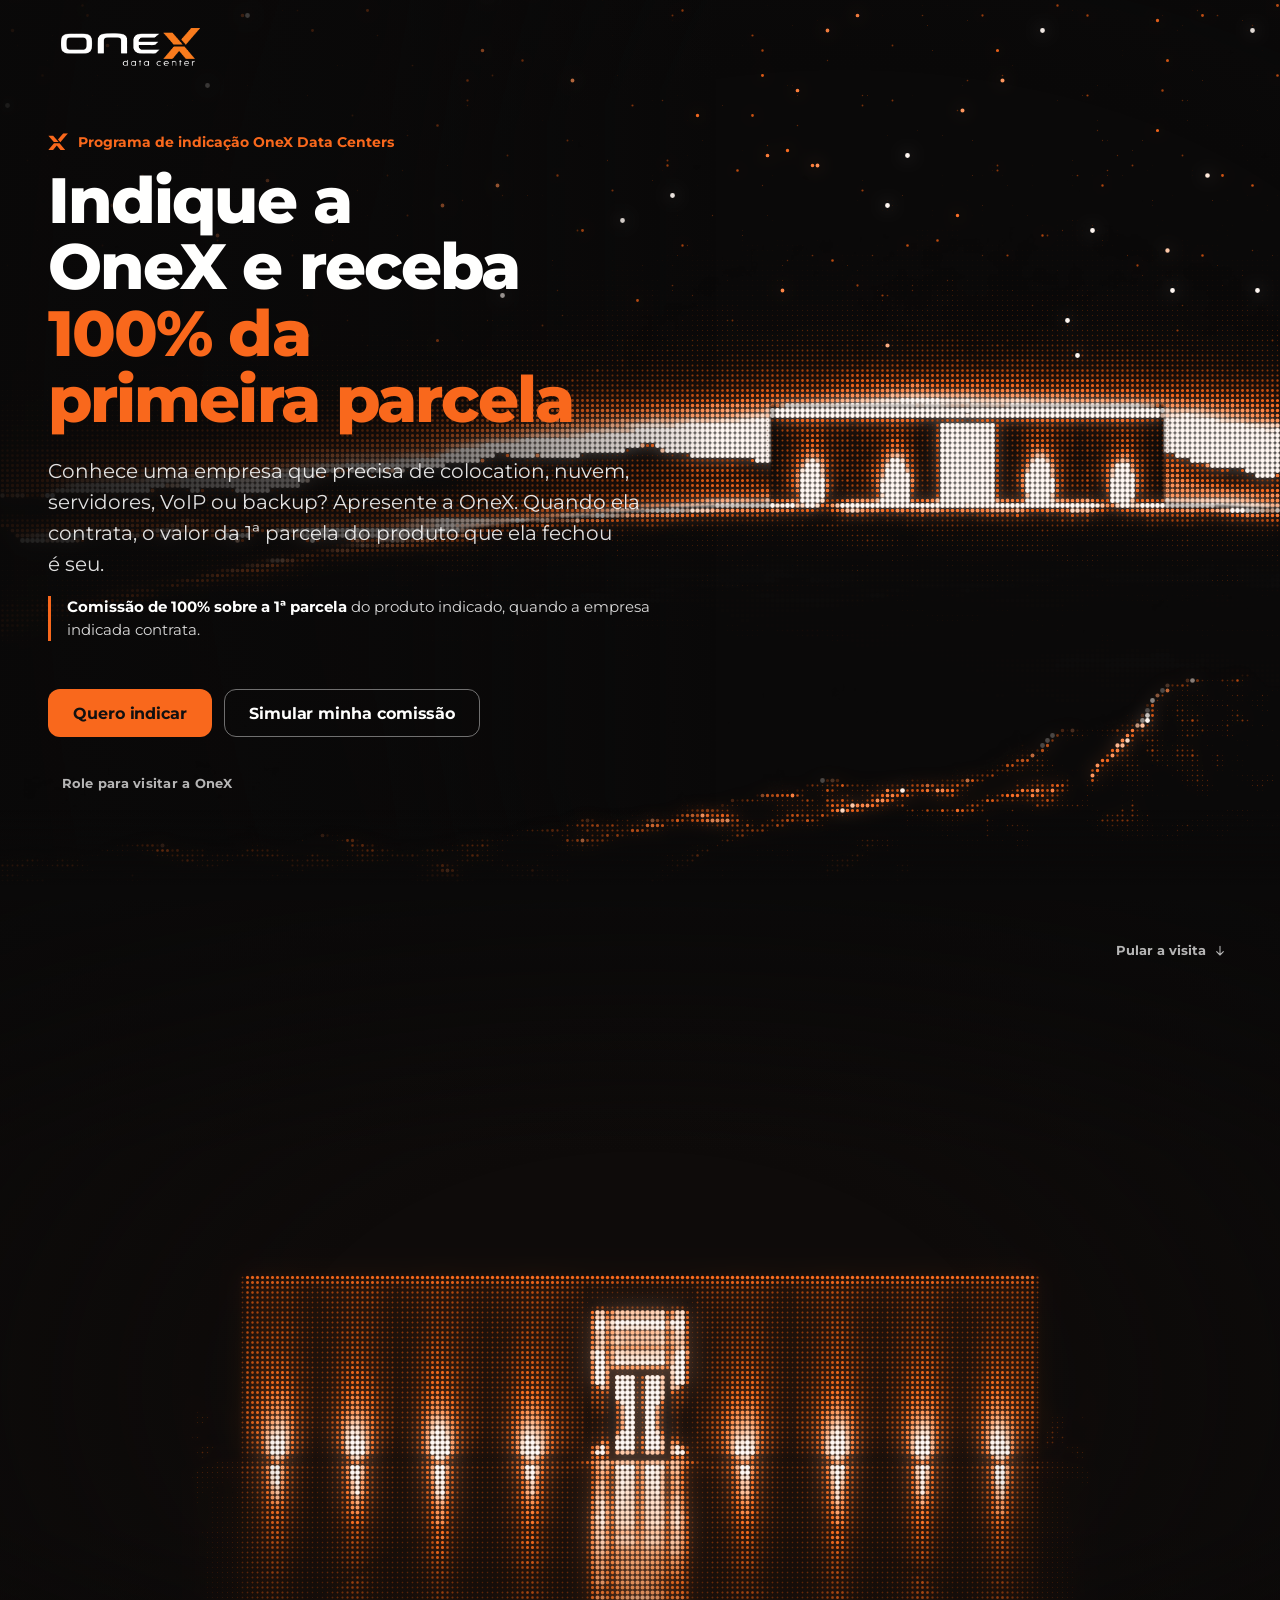
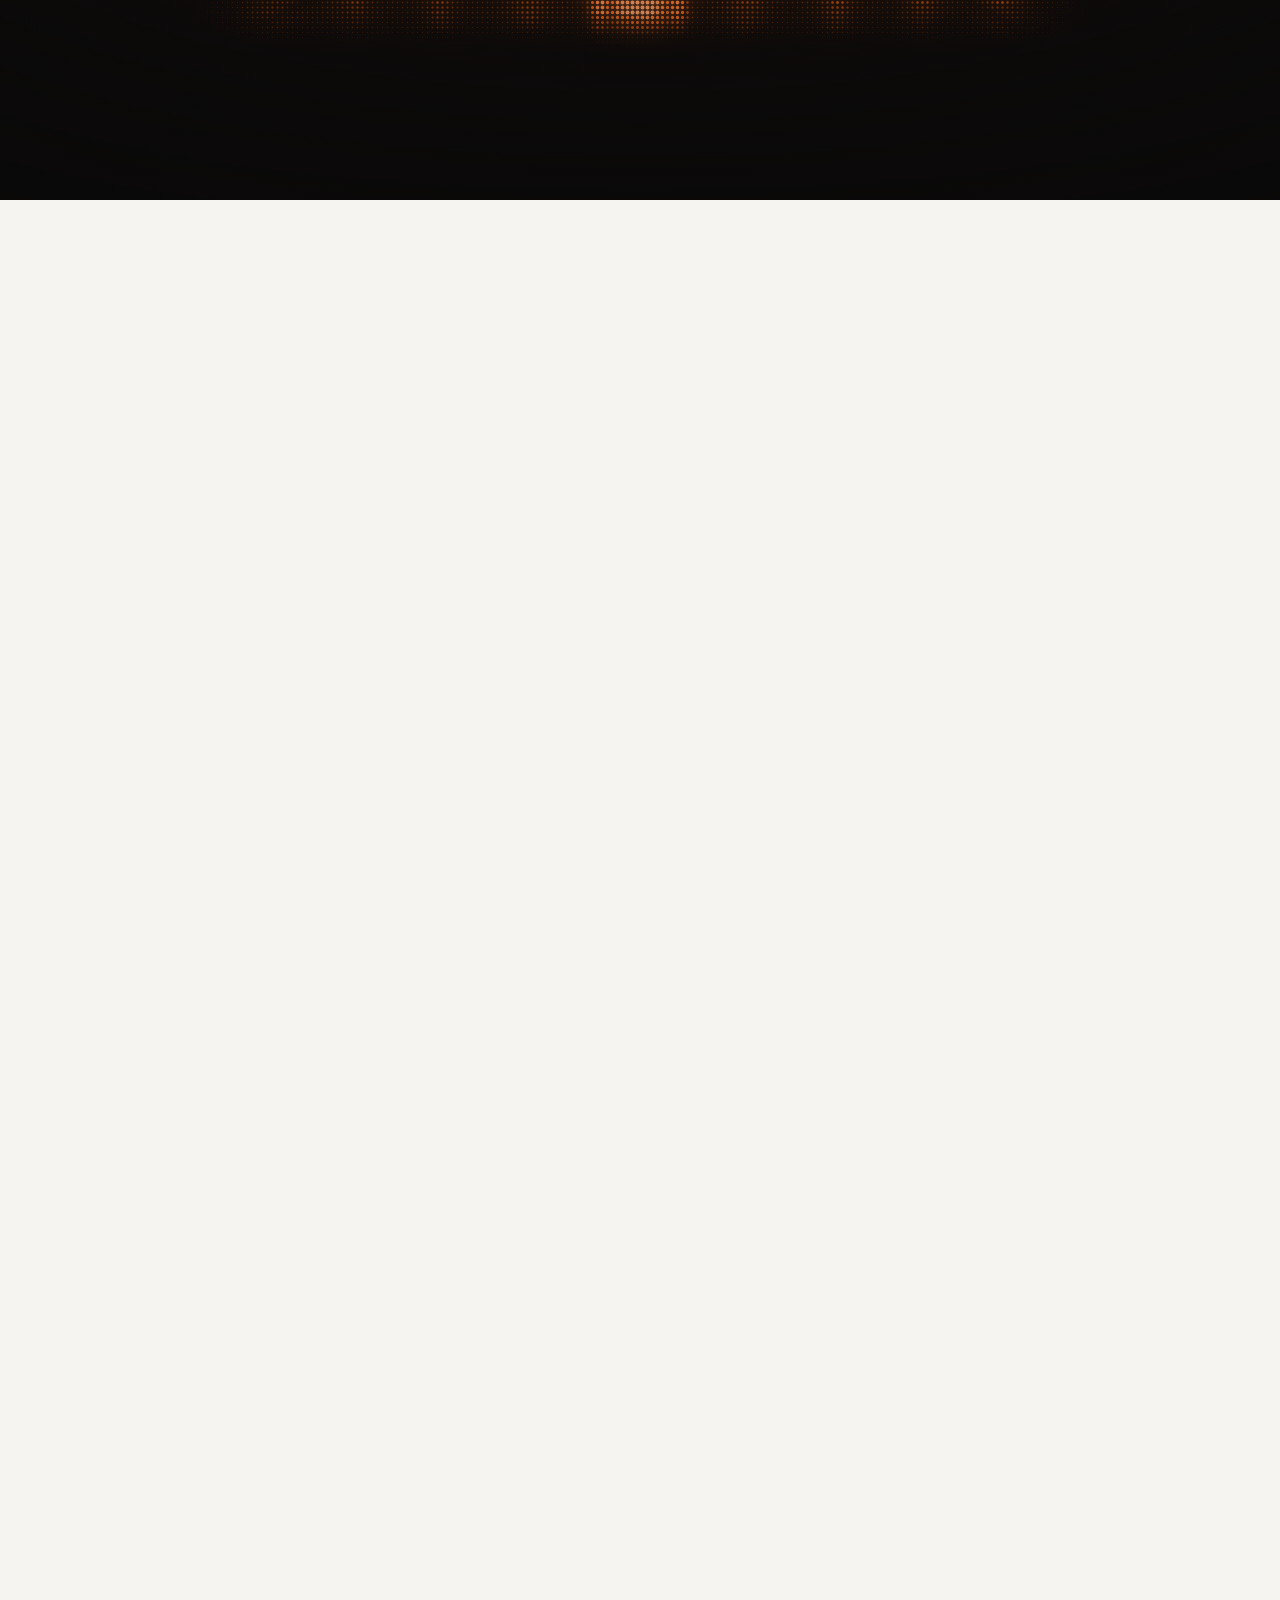
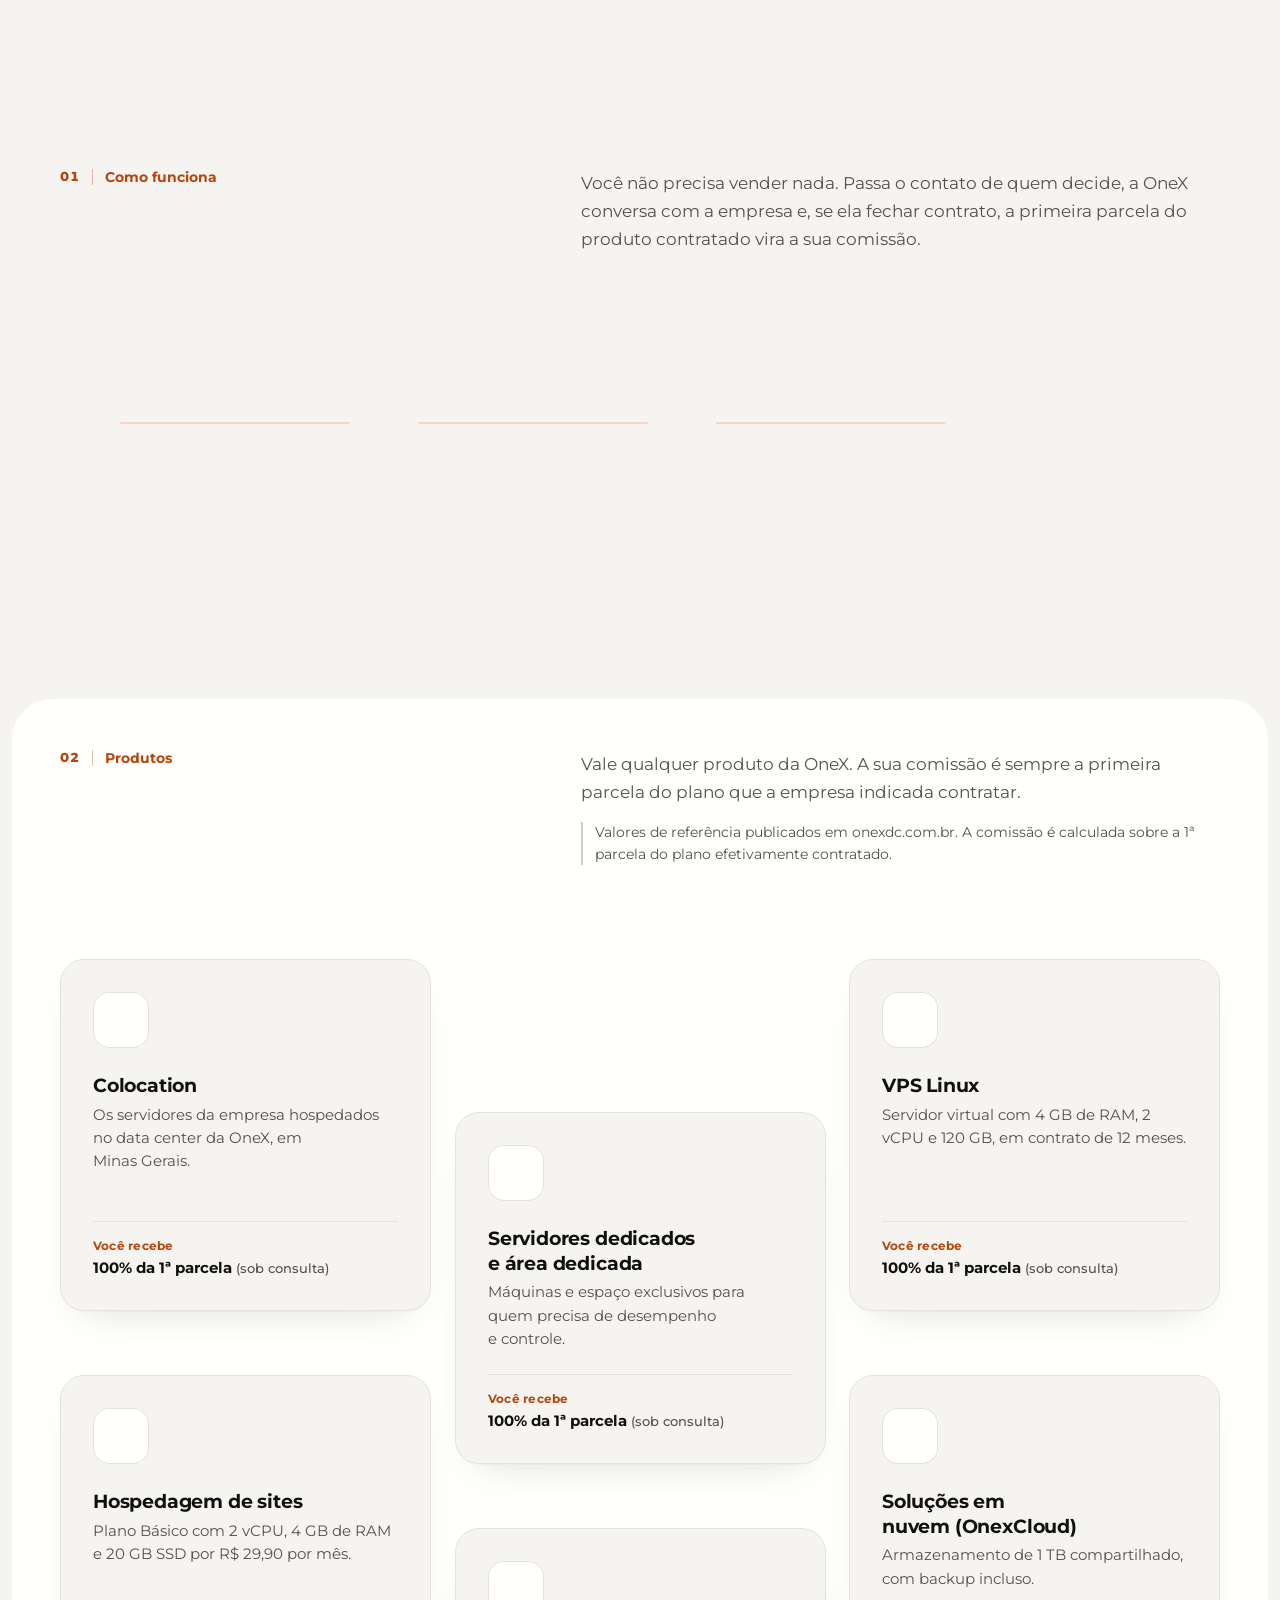
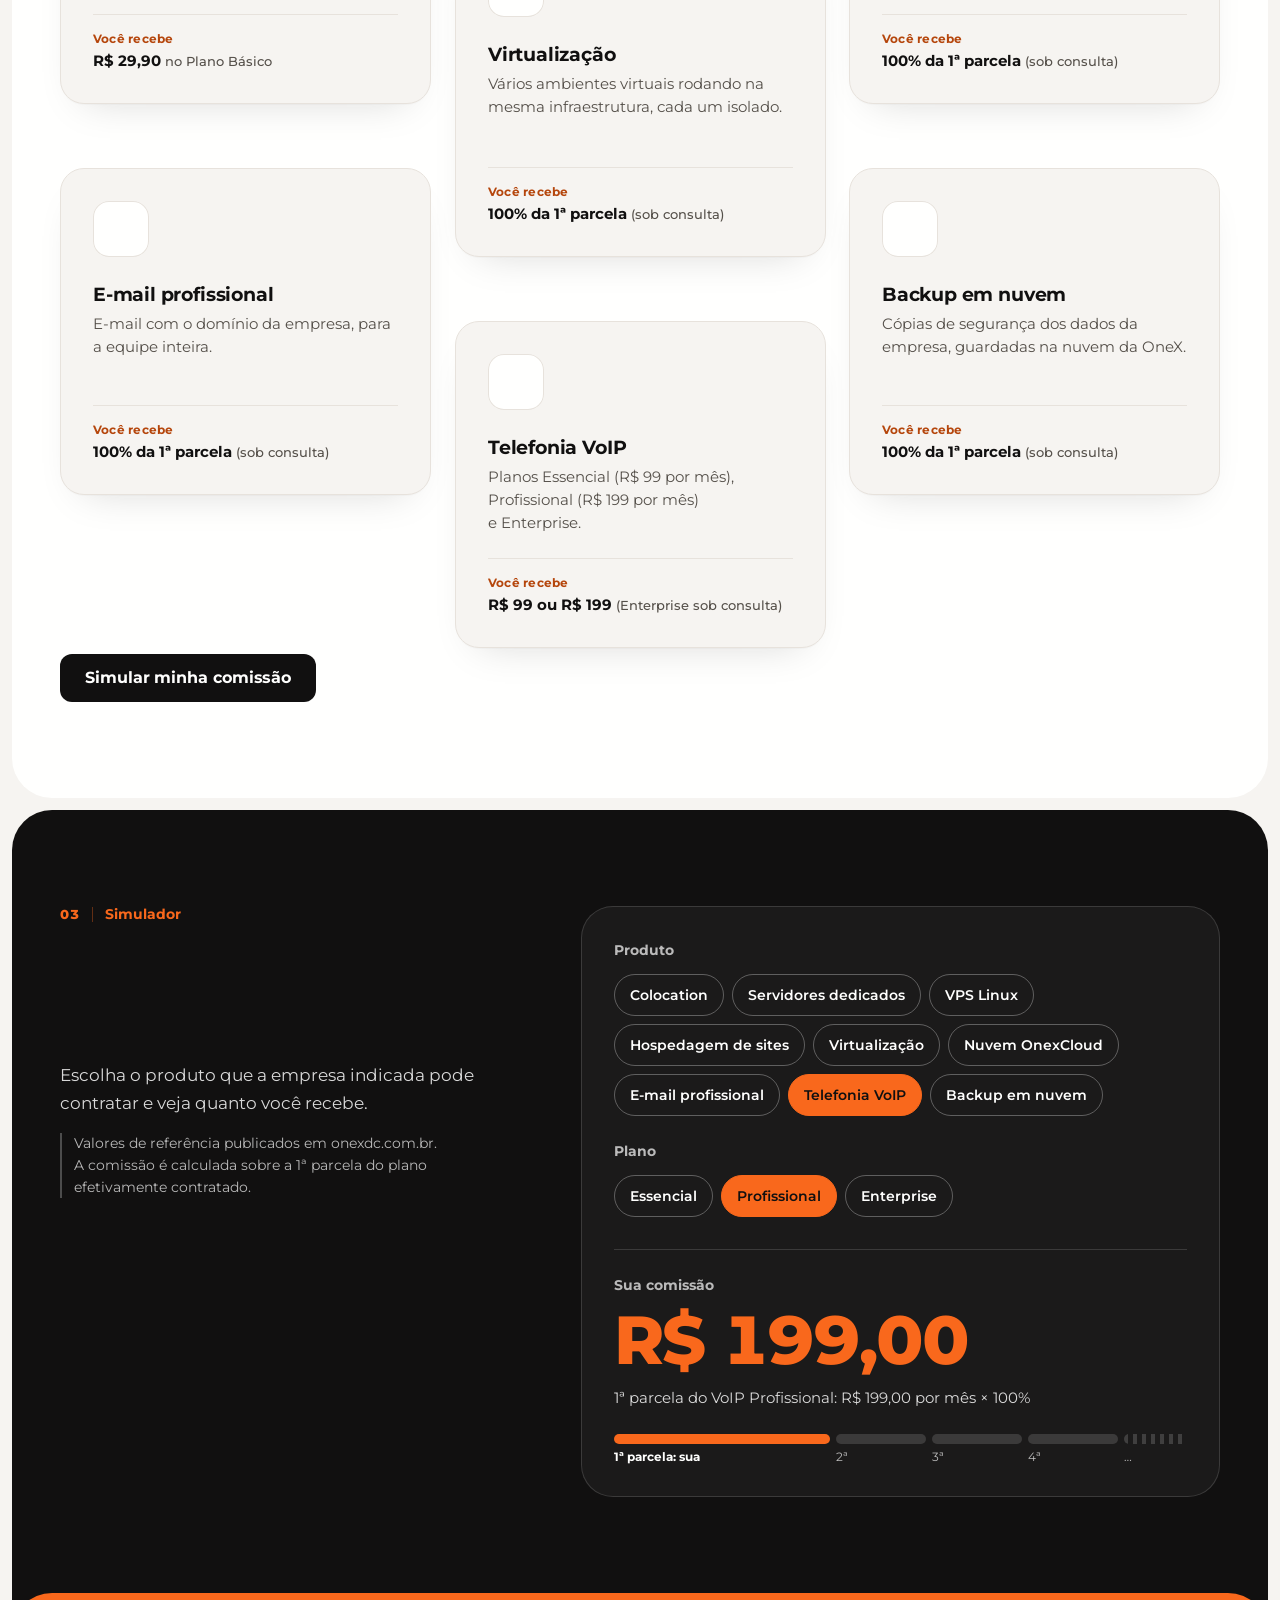
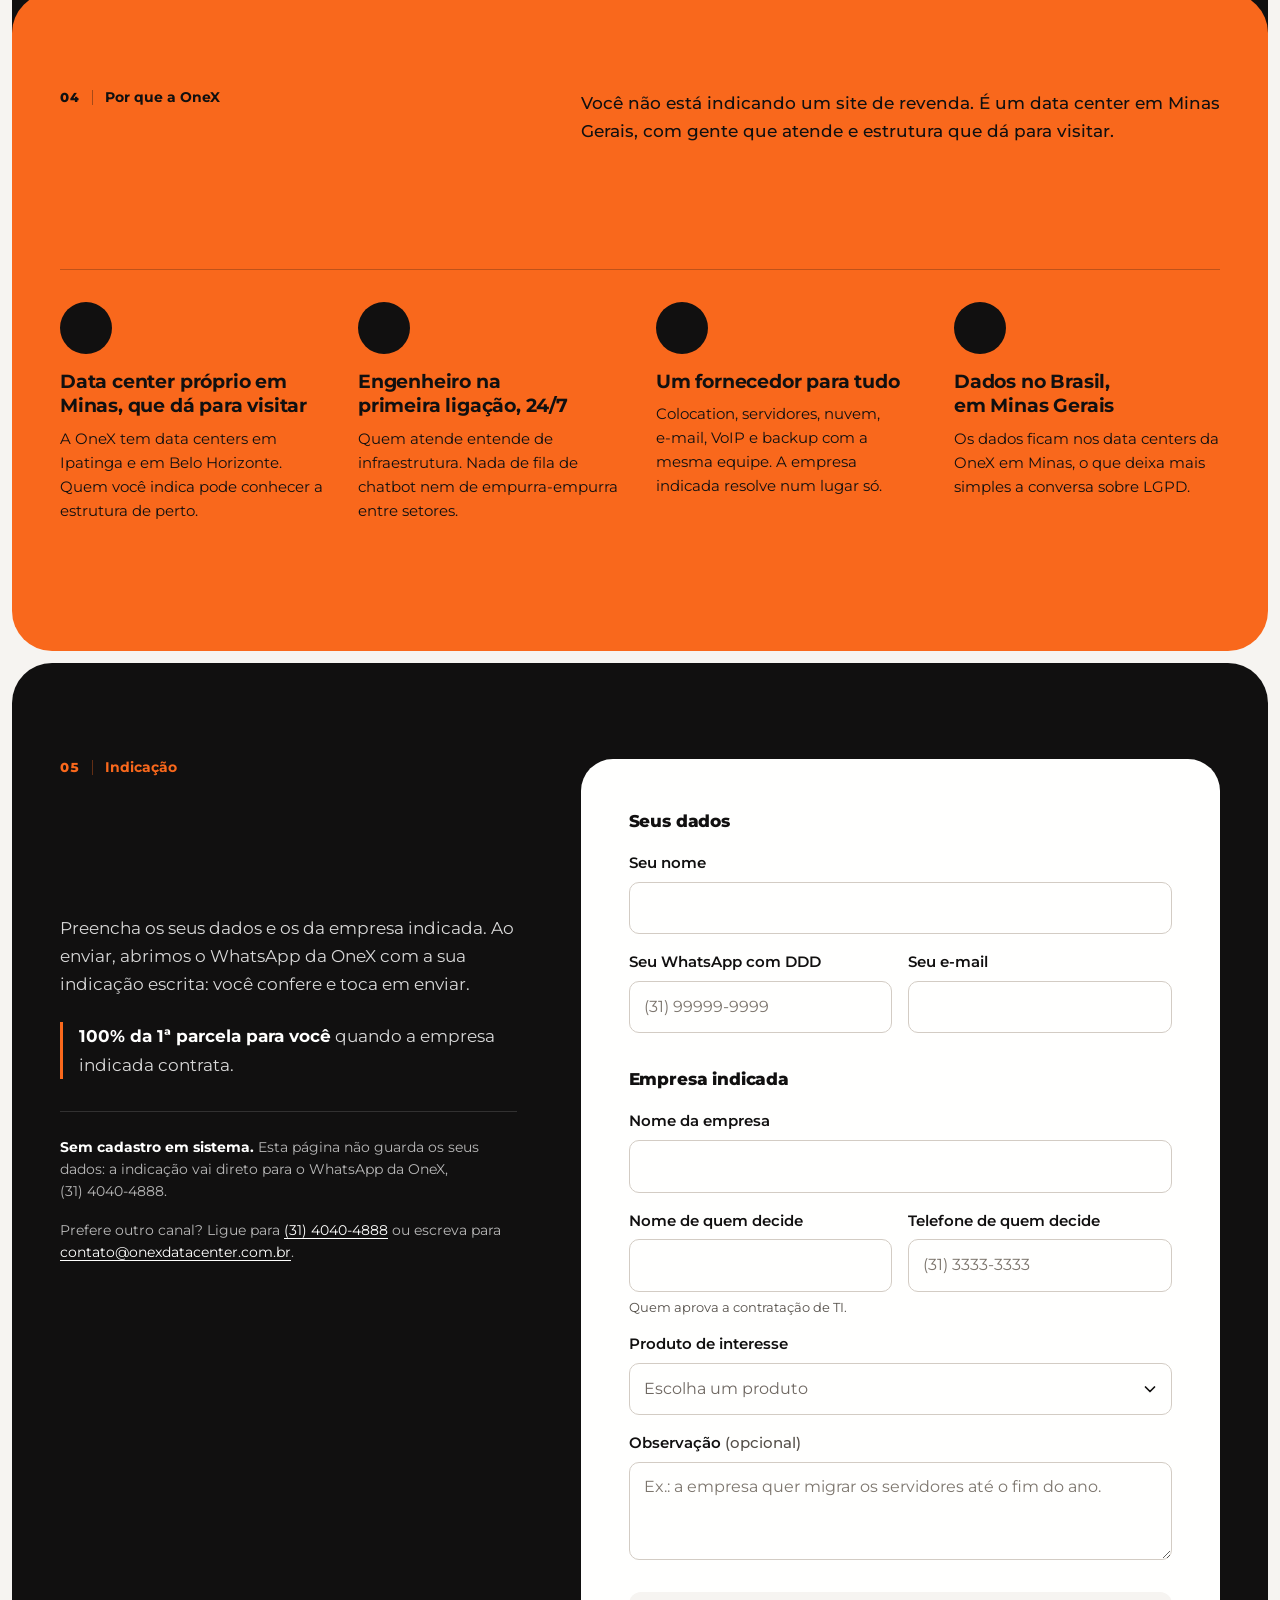
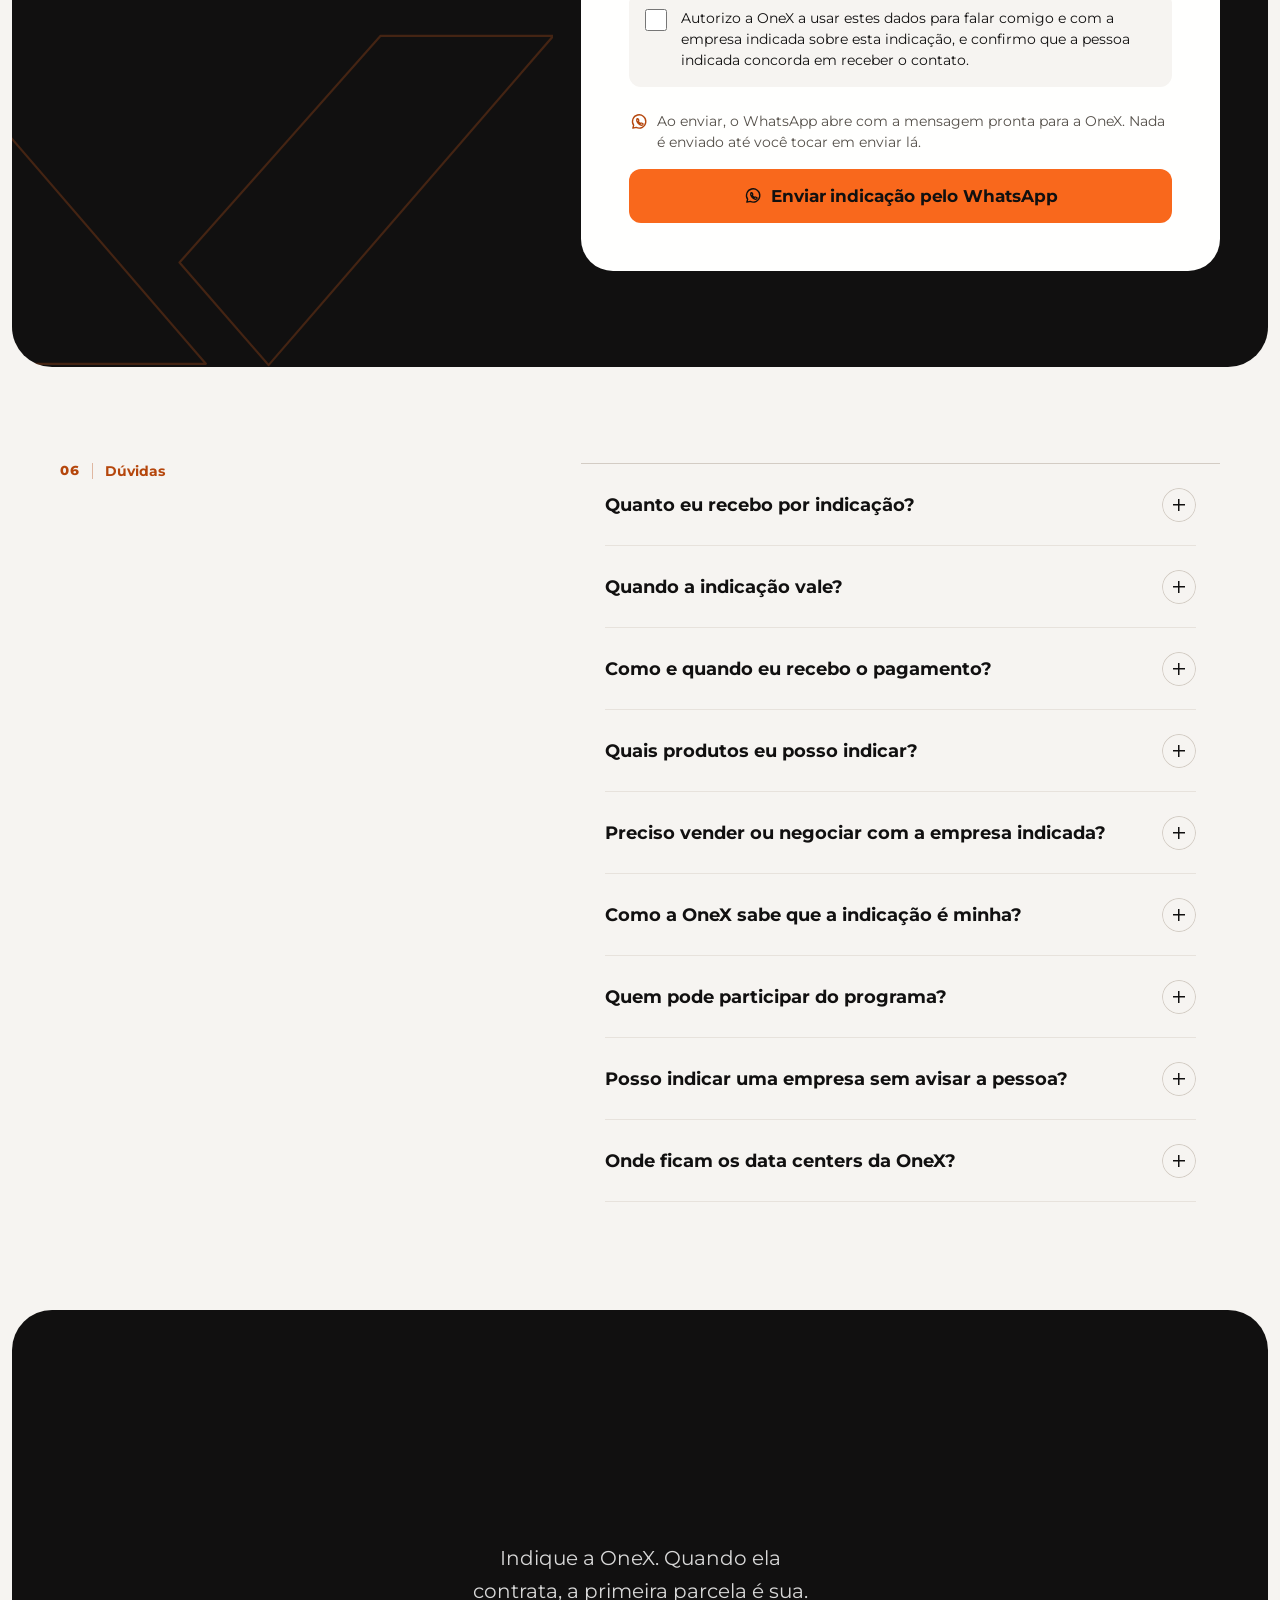
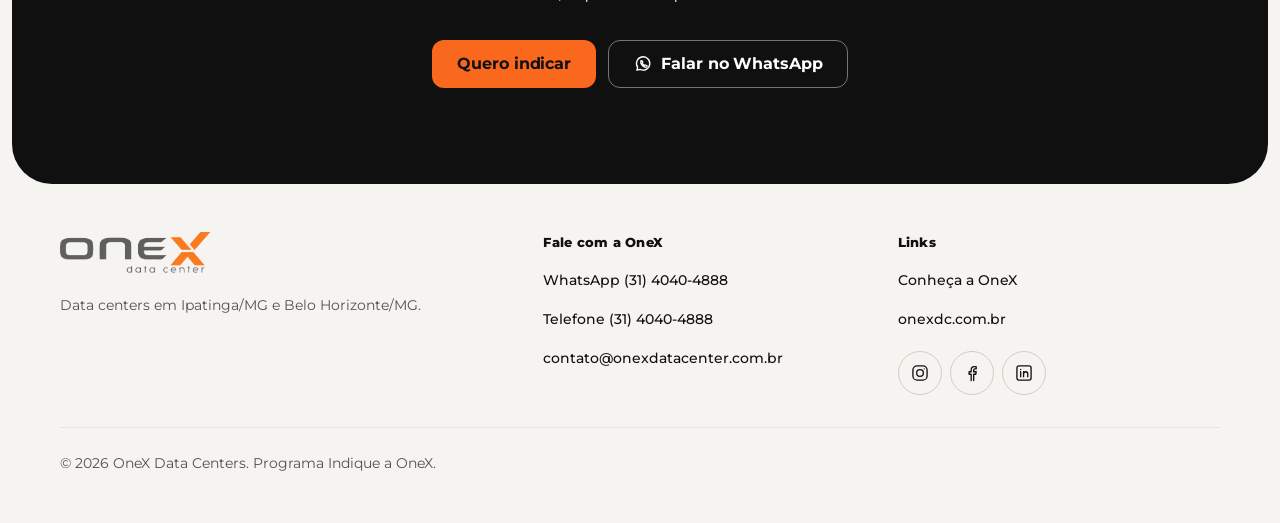
<file: backup/index-visita-lateral.html>
<!doctype html>
<html lang="pt-BR">
<head>
<meta charset="utf-8">
<meta name="viewport" content="width=device-width, initial-scale=1, viewport-fit=cover">
<title>Programa de indicação OneX Data Centers: 100% da 1ª parcela</title>
<!-- Versão para comparar (opção 3 da visita: do rack em diante, de lado): fora do índice de busca; a página oficial é index.html -->
<meta name="robots" content="noindex">
<meta name="description" content="Indique uma empresa para a OneX Data Centers e receba 100% da 1ª parcela do produto que ela contratar: colocation, nuvem, servidores, VoIP, backup e mais.">
<!-- Canonical provisório: confirmar o endereço final com a OneX (ver README) -->
<link rel="canonical" href="https://onexdc.com.br/indique/">
<meta name="robots" content="index, follow, max-image-preview:large">
<meta name="theme-color" content="#111010">
<meta name="color-scheme" content="light">
<meta property="og:locale" content="pt_BR">
<meta property="og:type" content="website">
<meta property="og:site_name" content="OneX Data Centers">
<meta property="og:title" content="Indique a OneX e receba 100% da primeira parcela">
<meta property="og:description" content="Conhece uma empresa que precisa de data center, nuvem, servidores ou telefonia? Indique a OneX. Quando ela contrata, a 1ª parcela do produto é sua.">
<meta property="og:url" content="https://onexdc.com.br/indique/">
<meta property="og:image" content="https://onexdc.com.br/indique/assets/img/og-indique.jpg">
<meta property="og:image:width" content="1200">
<meta property="og:image:height" content="630">
<meta property="og:image:alt" content="Indique a OneX: 100% da 1ª parcela para quem indica. Logo da OneX Data Center e o X da marca desenhado em pontos laranja sobre fundo preto.">
<meta name="twitter:card" content="summary_large_image">
<meta name="twitter:title" content="Indique a OneX e receba 100% da primeira parcela">
<meta name="twitter:description" content="Indique uma empresa para a OneX Data Centers. Quando ela contrata, você recebe 100% da 1ª parcela do produto contratado.">
<meta name="twitter:image" content="https://onexdc.com.br/indique/assets/img/og-indique.jpg">
<link rel="icon" href="assets/img/favicon-32.png" sizes="32x32" type="image/png">
<link rel="apple-touch-icon" href="assets/img/apple-touch-icon.png" sizes="180x180">
<link rel="preconnect" href="https://fonts.googleapis.com">
<link rel="preconnect" href="https://fonts.gstatic.com" crossorigin>
<!-- Montserrat sem bloquear a primeira pintura (display=swap; a reserva com size-adjust segura o layout) -->
<link rel="stylesheet" href="https://fonts.googleapis.com/css2?family=Montserrat:wght@300..800&amp;display=swap" media="print" onload="this.media='all'">
<noscript><link rel="stylesheet" href="https://fonts.googleapis.com/css2?family=Montserrat:wght@300..800&amp;display=swap"></noscript>
<link rel="stylesheet" href="assets/css/indique.css">
<link rel="stylesheet" href="assets/css/parallax.css">
<!-- Intro: decidida antes da primeira pintura. Não roda com #âncora, aba oculta, página já rolada, movimento reduzido
     ou se já foi vista nesta sessão. ?intro=1 força (revisão), ?intro=0 pula e ?fx=0 entrega a composição estática. -->
<script>(function(){var d=document.documentElement;d.classList.add("js");try{var q=location.search;if(/[?&]fx=0\b/.test(q)){d.classList.add("fx-0");return}d.classList.add("parallax-on");var rm=matchMedia("(prefers-reduced-motion: reduce)").matches;if(!rm&&"IntersectionObserver"in window&&"WebGLRenderingContext"in window)d.classList.add("visita-on");if(/[?&]intro=0\b/.test(q)||rm)return;if(!/[?&]intro=1\b/.test(q)&&(location.hash||document.hidden||window.pageYOffset>4||sessionStorage.getItem("onex-indique-intro")==="1"))return;d.classList.add("intro-ativa")}catch(e){}})();</script>
<script src="assets/js/intro.js" defer onerror="document.documentElement.classList.remove('intro-ativa')"></script>
<script src="assets/js/indique.js" defer></script>
<script src="assets/js/parallax.js" defer onerror="document.documentElement.classList.remove('parallax-on')"></script>
<script src="assets/js/parallax-secoes.js" defer></script>
<script src="assets/js/visita.js" defer onerror="document.documentElement.classList.remove('visita-on')"></script>
<script type="application/ld+json">
{
  "@context": "https://schema.org",
  "@graph": [
    {
      "@type": "Organization",
      "@id": "https://onexdc.com.br/#organizacao",
      "name": "OneX Data Centers",
      "alternateName": "OneX Data Center",
      "url": "https://onexdc.com.br/",
      "logo": "https://onexdc.com.br/indique/assets/img/logo-onex-cinza.webp",
      "email": "contato@onexdatacenter.com.br",
      "telephone": "+55 31 4040-4888",
      "contactPoint": [{
        "@type": "ContactPoint",
        "telephone": "+55 31 4040-4888",
        "email": "contato@onexdatacenter.com.br",
        "contactType": "customer service",
        "areaServed": "BR",
        "availableLanguage": "Portuguese"
      }],
      "location": [
        { "@type": "Place", "name": "Data center OneX em Ipatinga", "address": { "@type": "PostalAddress", "addressLocality": "Ipatinga", "addressRegion": "MG", "addressCountry": "BR" } },
        { "@type": "Place", "name": "Data center OneX em Belo Horizonte", "address": { "@type": "PostalAddress", "addressLocality": "Belo Horizonte", "addressRegion": "MG", "addressCountry": "BR" } }
      ],
      "sameAs": [
        "https://www.instagram.com/onexdc/",
        "https://www.facebook.com/onexdcenter/",
        "https://www.linkedin.com/company/onex-dc/"
      ]
    },
    {
      "@type": "WebPage",
      "@id": "https://onexdc.com.br/indique/#pagina",
      "url": "https://onexdc.com.br/indique/",
      "name": "Programa de indicação OneX Data Centers: 100% da 1ª parcela",
      "description": "Indique uma empresa para a OneX Data Centers e receba 100% da 1ª parcela do produto que ela contratar: colocation, nuvem, servidores, VoIP, backup e mais.",
      "inLanguage": "pt-BR",
      "isPartOf": { "@type": "WebSite", "name": "OneX Data Centers", "url": "https://onexdc.com.br/" },
      "publisher": { "@id": "https://onexdc.com.br/#organizacao" },
      "about": { "@id": "https://onexdc.com.br/#organizacao" },
      "breadcrumb": { "@id": "https://onexdc.com.br/indique/#trilha" },
      "primaryImageOfPage": { "@type": "ImageObject", "url": "https://onexdc.com.br/indique/assets/img/og-indique.jpg", "width": 1200, "height": 630 }
    },
    {
      "@type": "BreadcrumbList",
      "@id": "https://onexdc.com.br/indique/#trilha",
      "itemListElement": [
        { "@type": "ListItem", "position": 1, "name": "OneX Data Centers", "item": "https://onexdc.com.br/" },
        { "@type": "ListItem", "position": 2, "name": "Indique a OneX", "item": "https://onexdc.com.br/indique/" }
      ]
    },
    {
      "@type": "HowTo",
      "@id": "https://onexdc.com.br/indique/#como-funciona",
      "name": "Como indicar uma empresa para a OneX e receber 100% da 1ª parcela",
      "description": "Quem indica recebe 100% da primeira parcela do produto que a empresa indicada contratar.",
      "step": [
        { "@type": "HowToStep", "position": 1, "name": "Você indica", "text": "Envie pelo formulário da página os seus dados, o nome da empresa e o contato de quem decide a contratação.", "url": "https://onexdc.com.br/indique/#indicar" },
        { "@type": "HowToStep", "position": 2, "name": "A OneX conversa com a empresa indicada", "text": "A equipe da OneX entra em contato, entende o que a empresa precisa e apresenta a proposta." },
        { "@type": "HowToStep", "position": 3, "name": "A empresa contrata", "text": "A comissão vale quando a empresa indicada fecha contrato de um produto da OneX." },
        { "@type": "HowToStep", "position": 4, "name": "Você recebe 100% da 1ª parcela", "text": "O valor da sua comissão é igual à primeira parcela do produto que a empresa contratou." }
      ]
    },
    {
      "@type": "FAQPage",
      "@id": "https://onexdc.com.br/indique/#perguntas",
      "mainEntity": [
        { "@type": "Question", "name": "Quanto eu recebo por indicação?", "acceptedAnswer": { "@type": "Answer", "text": "Você recebe 100% do valor da primeira parcela do produto que a empresa indicada contratar. Exemplo: se ela contratar a Telefonia VoIP Profissional, de R$ 199 por mês, sua comissão é de R$ 199." } },
        { "@type": "Question", "name": "Quando a indicação vale?", "acceptedAnswer": { "@type": "Answer", "text": "A comissão vale quando a empresa indicada fecha contrato com a OneX. Se a empresa não contratar, não há comissão." } },
        { "@type": "Question", "name": "Como e quando eu recebo o pagamento?", "acceptedAnswer": { "@type": "Answer", "text": "A equipe da OneX informa o prazo e a forma de pagamento quando confirma a sua indicação. As regras completas do programa são passadas nesse contato." } },
        { "@type": "Question", "name": "Quais produtos eu posso indicar?", "acceptedAnswer": { "@type": "Answer", "text": "Todos os produtos da OneX: colocation, servidores dedicados e área dedicada, VPS Linux, hospedagem de sites, virtualização, soluções em nuvem (OnexCloud), e-mail profissional, telefonia VoIP e backup em nuvem." } },
        { "@type": "Question", "name": "Preciso vender ou negociar com a empresa indicada?", "acceptedAnswer": { "@type": "Answer", "text": "Não. Você passa o contato de quem decide e a equipe da OneX conversa com a empresa, entende a necessidade e apresenta a proposta." } },
        { "@type": "Question", "name": "Como a OneX sabe que a indicação é minha?", "acceptedAnswer": { "@type": "Answer", "text": "A indicação chega ao WhatsApp da OneX com o seu nome e o seu contato junto dos dados da empresa indicada. Guarde a conversa: ela é o registro da sua indicação." } },
        { "@type": "Question", "name": "Quem pode participar do programa?", "acceptedAnswer": { "@type": "Answer", "text": "A equipe da OneX confirma as condições de participação quando recebe a sua indicação. Para tirar a dúvida antes, fale com a OneX pelo WhatsApp (31) 4040-4888." } },
        { "@type": "Question", "name": "Posso indicar uma empresa sem avisar a pessoa?", "acceptedAnswer": { "@type": "Answer", "text": "O ideal é avisar antes. Indique quem você conhece e concorda em receber o contato da OneX: isso respeita a LGPD e deixa a primeira conversa mais fácil." } },
        { "@type": "Question", "name": "Onde ficam os data centers da OneX?", "acceptedAnswer": { "@type": "Answer", "text": "Em Minas Gerais, em Ipatinga e em Belo Horizonte. A empresa indicada pode agendar uma visita para conhecer a estrutura." } }
      ]
    }
  ]
}
</script>
</head>
<body>
<svg class="sprite" aria-hidden="true" focusable="false">
  <!-- O X da OneX em três peças, medidas no alfa do PNG oficial (viewBox 0 0 541 458). Uso: marcas e marca-d'água em
       traço. Onde o X aparece inteiro, a arte oficial (assets/img/onex-x.webp) entra por cima. -->
  <symbol id="x-pecas" viewBox="-4 -4 550 466">
    <path pathLength="1" d="M1.5 69 L134.5 69 L284.5 243 L151.5 243 Z"/>
    <path pathLength="1" d="M414 0 L542 0 L331 244 L265 168 Z"/>
    <path pathLength="1" d="M156.6 273 L309.5 273 L465 458 L335 458 L233 339 L132 458 L0 458 Z"/>
  </symbol>
  <symbol id="i-whatsapp" viewBox="0 0 24 24"><path d="M4.6 19.4l1-3.5a8 8 0 1 1 3 2.6z"/><path d="M9.3 8.6c.2-.5.6-.5.9-.5h.4c.2 0 .4.1.5.4l.6 1.5c.1.2 0 .5-.1.6l-.5.6c.6 1.1 1.5 2 2.6 2.6l.6-.5c.2-.1.4-.2.6-.1l1.5.6c.3.1.4.3.4.5v.4c0 .3-.1.7-.5.9-.6.4-1.6.5-2.9-.1-1.6-.7-3-2.1-3.7-3.7-.6-1.3-.5-2.3-.1-2.9z"/></symbol>
  <symbol id="i-seta" viewBox="0 0 24 24"><path d="M5 12h13M13 7l5 5-5 5"/></symbol>
</svg>
<a class="pular" href="#conteudo">Pular para o conteúdo</a>

<!-- Cabeçalho flutuante: transparente sobre o hero; depois da rolagem vira uma barra arredondada no tom do que passa por
     baixo. O logo é o oficial, recortado em duas partes (nome e X) só para entrar em partes depois da intro; o X fica
     sempre laranja (o do logo oficial), nos dois tons. -->
<!-- Nesta versão o cabeçalho é só a marca da OneX (sem links, botão nem barra) -->
<header class="topo topo--so-marca" data-topo data-tom="escuro">
  <div class="topo__barra">
    <a class="topo__marca" href="#topo" aria-label="OneX Data Center, voltar ao início">
      <span class="logo" aria-hidden="true">
        <span class="logo__parte logo__parte--nome"><img class="logo__img logo__img--branco" src="assets/img/logo-onex-branco.webp" alt="" width="866" height="250"><img class="logo__img logo__img--cinza" src="assets/img/logo-onex-cinza.webp" alt="" width="866" height="250"></span>
        <span class="logo__parte logo__parte--x"><img class="logo__img logo__img--cinza" src="assets/img/logo-onex-cinza.webp" alt="" width="866" height="250"></span>
      </span>
    </a>
  </div>
</header>

<main id="conteudo" tabindex="-1">
  <span id="topo" class="ancora-topo"></span>

  <!-- ===================== HERO: PARALLAX ===================== -->
  <!-- O "Parallax" do Osmo em pontos: as serras de Minas, a OneX no morro, o texto e as pedras da frente descem em
       velocidades diferentes ao rolar (assets/js/parallax.js; camadas geradas no Higgsfield, desenhadas com a mesma
       receita de pontos da visita). Sem JS ou com ?fx=0: o pôster em pontos atrás do texto. -->
  <section class="parallax parallax--tela" id="inicio" aria-labelledby="titulo" data-parallax data-escuro>
    <div class="parallax__moldura" aria-hidden="true" data-hero></div>
    <picture>
      <source media="(max-aspect-ratio: 9/10)" srcset="assets/img/parallax/poster-retrato.webp" width="780" height="1688">
      <img class="parallax__poster" src="assets/img/parallax/poster.webp" alt="" width="1600" height="900" fetchpriority="high" decoding="async">
    </picture>
    <canvas class="parallax__camada" data-camada="serra" aria-hidden="true"></canvas>
    <canvas class="parallax__camada" data-camada="onex" aria-hidden="true"></canvas>
    <div class="parallax__veu" aria-hidden="true"></div>
    <div class="parallax__texto" data-camada="texto">
      <p class="hero__olho"><svg class="mini-x" viewBox="-4 -4 550 466" aria-hidden="true" focusable="false"><use href="#x-pecas"/></svg>Programa de indicação OneX Data Centers</p>
      <h1 id="titulo"><span class="h1__a">Indique a OneX e receba</span> <span class="h1__b">100% da primeira parcela</span></h1>
      <p class="hero__sub">Conhece uma empresa que precisa de colocation, nuvem, servidores, VoIP ou backup? Apresente a OneX. Quando ela contrata, o valor da 1ª parcela do produto que ela fechou é seu.</p>
      <p class="hero__condicao"><strong>Comissão de 100% sobre a 1ª parcela</strong> do produto indicado, quando a empresa indicada contrata.</p>
      <div class="hero__acoes">
        <a class="botao" href="#indicar" data-cta-hero>Quero indicar</a>
        <a class="botao botao--contorno" href="#simulador">Simular minha comissão</a>
      </div>
      <p class="parallax__dica" aria-hidden="true"><span></span>Role para visitar a OneX</p>
    </div>
    <canvas class="parallax__camada" data-camada="frente" aria-hidden="true"></canvas>
    <div class="parallax__esfuma" aria-hidden="true"></div>
  </section>

  <!-- ===================== VISITA À ONEX (depois do parallax) ===================== -->
  <!-- A rolagem leva a pessoa para dentro da OneX: fachada → corredor → rack → rede → storage → telefonia → o X. Cada
       parada mostra produtos que dá para indicar. As cenas são fotos ilustrativas geradas no Higgsfield, desenhadas em
       pontos por assets/js/visita.js (efeito "Sunset" do editor ASCII do 21st.dev, refeito em WebGL).
       Corredor e rack têm o mergulho de sempre; do rack em diante a câmera anda de lado (data-visita-lateral): rede,
       storage e telefonia entram pela direita como painéis, e o título, os itens e o ganho de cada uma deslizam em
       velocidades diferentes (data-vel). Da telefonia ao X, o mergulho de sempre.
       Sem JS, com movimento reduzido ou ?fx=0: a fachada em pontos (imagem) fica atrás do texto e as paradas viram
       cartões, cada um com a sua cena em pontos. -->
  <section class="visita visita--espalhada visita--lateral" id="visita" aria-labelledby="h-visita" style="--visita-trechos: 5.9" data-visita data-visita-continua data-visita-espalha data-visita-lateral data-escuro>
    <div class="visita__palco" data-visita-palco>
      <div class="visita__moldura" aria-hidden="true"></div>
      <div class="visita__arte" aria-hidden="true" data-visita-arte>
        <picture>
          <source media="(max-aspect-ratio: 9/10)" srcset="assets/img/visita/pontos-0-retrato.webp" width="780" height="1688">
          <img class="visita__poster" src="assets/img/visita/pontos-0.webp" alt="" width="1600" height="900" loading="lazy" decoding="async">
        </picture>
        <canvas class="visita__tela" data-visita-tela></canvas>
      </div>

      <div class="visita__coluna">
        <div class="visita__abertura" data-parada="0">
          <p class="hero__olho" data-vel="0.3"><svg class="mini-x" viewBox="-4 -4 550 466" aria-hidden="true" focusable="false"><use href="#x-pecas"/></svg>Uma visita à OneX</p>
          <h2 class="visita__chamada" data-vel="0.3" id="h-visita">Entre no data center e veja <span>o que dá para indicar</span></h2>
          <p class="hero__sub" data-vel="0.12">Cada parada mostra produtos que a empresa indicada pode contratar e quanto você recebe quando ela fecha.</p>
          <p class="visita__dica" aria-hidden="true" data-vel="0.22"><span></span>Role para entrar na OneX</p>
        </div>
        <ol class="visita__paradas">
          <li class="parada" data-parada="1">
            <img class="parada__cena" src="assets/img/visita/pontos-1.webp" alt="" width="800" height="450" loading="lazy" decoding="async">
            <p class="indice" aria-hidden="true" data-vel="0.32"><span>01</span>O corredor</p>
            <h3 class="parada__titulo" data-vel="0.32">Colocation e área dedicada</h3>
            <ul class="parada__itens" data-vel="0.12">
              <li><strong>Colocation</strong> Os servidores da empresa hospedados no data center da OneX, em Minas Gerais.</li>
              <li><strong>Área dedicada</strong> Um espaço só da empresa dentro do data center.</li>
            </ul>
            <p class="parada__ganho" data-vel="0.26">Você recebe <strong>100% da 1ª parcela</strong> <span>(sob consulta)</span></p>
          </li>
          <li class="parada" data-parada="2">
            <img class="parada__cena" src="assets/img/visita/pontos-2.webp" alt="" width="800" height="450" loading="lazy" decoding="async">
            <p class="indice" aria-hidden="true" data-vel="0.32"><span>02</span>O rack</p>
            <h3 class="parada__titulo" data-vel="0.32">Servidores, VPS e virtualização</h3>
            <ul class="parada__itens" data-vel="0.12">
              <li><strong>Servidores dedicados</strong> Máquinas exclusivas para quem precisa de desempenho e controle.</li>
              <li><strong>VPS Linux</strong> 4 GB de RAM, 2 vCPU e 120 GB, em contrato de 12 meses.</li>
              <li><strong>Virtualização</strong> Vários ambientes virtuais na mesma infraestrutura, cada um isolado.</li>
            </ul>
            <p class="parada__ganho" data-vel="0.26">Você recebe <strong>100% da 1ª parcela</strong> <span>(sob consulta)</span></p>
          </li>
          <li class="parada" data-parada="3">
            <img class="parada__cena" src="assets/img/visita/pontos-3.webp" alt="" width="800" height="450" loading="lazy" decoding="async">
            <p class="indice" aria-hidden="true" data-vel="0.32"><span>03</span>A rede</p>
            <h3 class="parada__titulo" data-vel="0.32">Nuvem, sites e e-mail</h3>
            <ul class="parada__itens" data-vel="0.12">
              <li><strong>OnexCloud</strong> Armazenamento de 1 TB compartilhado, com backup incluso.</li>
              <li><strong>Hospedagem de sites</strong> Plano Básico com 2 vCPU, 4 GB de RAM e 20 GB SSD por R$&nbsp;29,90 por mês.</li>
              <li><strong>E-mail profissional</strong> Com o domínio da empresa, para a equipe inteira.</li>
            </ul>
            <p class="parada__ganho" data-vel="0.26">Você recebe <strong>100% da 1ª parcela</strong> <span>(R$&nbsp;29,90 no Plano Básico de hospedagem)</span></p>
          </li>
          <li class="parada" data-parada="4">
            <img class="parada__cena" src="assets/img/visita/pontos-4.webp" alt="" width="800" height="450" loading="lazy" decoding="async">
            <p class="indice" aria-hidden="true" data-vel="0.32"><span>04</span>O storage</p>
            <h3 class="parada__titulo" data-vel="0.32">Backup em nuvem</h3>
            <ul class="parada__itens" data-vel="0.12">
              <li><strong>Backup em nuvem</strong> Cópias de segurança dos dados da empresa, guardadas na nuvem da OneX.</li>
            </ul>
            <p class="parada__ganho" data-vel="0.26">Você recebe <strong>100% da 1ª parcela</strong> <span>(sob consulta)</span></p>
          </li>
          <li class="parada" data-parada="5">
            <img class="parada__cena" src="assets/img/visita/pontos-5.webp" alt="" width="800" height="450" loading="lazy" decoding="async">
            <p class="indice" aria-hidden="true" data-vel="0.32"><span>05</span>A telefonia</p>
            <h3 class="parada__titulo" data-vel="0.32">Telefonia VoIP</h3>
            <ul class="parada__itens" data-vel="0.12">
              <li><strong>Essencial</strong> R$&nbsp;99 por mês.</li>
              <li><strong>Profissional</strong> R$&nbsp;199 por mês.</li>
              <li><strong>Enterprise</strong> Sob consulta.</li>
            </ul>
            <p class="parada__ganho" data-vel="0.26">Você recebe <strong>R$&nbsp;99 ou R$&nbsp;199</strong> <span>(Enterprise sob consulta)</span></p>
          </li>
        </ol>

        <div class="visita__fim" data-parada="6">
          <p class="visita__fim-titulo" data-vel="0.3">Tudo isso você pode indicar. Quando a empresa contrata, <span>a 1ª parcela é sua.</span></p>
          <div class="hero__acoes" data-vel="0.12">
            <a class="botao" href="#indicar">Quero indicar</a>
            <a class="botao botao--contorno" href="#como-funciona">Ver como funciona</a>
          </div>
        </div>
      </div>

      <a class="visita__pular" href="#como-funciona">Pular a visita<svg class="icone-inline" viewBox="0 0 24 24" aria-hidden="true" focusable="false"><use href="#i-seta"/></svg></a>
    </div>
  </section>

  <!-- ===================== COMO FUNCIONA ===================== -->
  <section class="secao secao--aberta" id="como-funciona" aria-labelledby="h-como">
    <div class="editorial">
      <div class="editorial__titulo">
        <p class="indice" aria-hidden="true"><span>01</span>Como funciona</p>
        <h2 id="h-como" data-revela>Quatro passos entre a sua indicação e a sua comissão</h2>
      </div>
      <div class="editorial__corpo">
        <p>Você não precisa vender nada. Passa o contato de quem decide, a OneX conversa com a empresa e, se ela fechar contrato, a primeira parcela do produto contratado vira a sua comissão.</p>
      </div>
    </div>
    <ol class="passos" data-passos>
      <li class="passo">
        <span class="passo__no" aria-hidden="true">1</span><span class="passo__linha" aria-hidden="true"></span>
        <h3 class="passo__titulo">Você indica</h3>
        <p>Envie pelo formulário os seus dados, o nome da empresa e o contato de quem decide a contratação.</p>
      </li>
      <li class="passo">
        <span class="passo__no" aria-hidden="true">2</span><span class="passo__linha" aria-hidden="true"></span>
        <h3 class="passo__titulo">A OneX conversa com a empresa indicada</h3>
        <p>A equipe da OneX entra em contato, entende o que a empresa precisa e apresenta a proposta.</p>
      </li>
      <li class="passo">
        <span class="passo__no" aria-hidden="true">3</span><span class="passo__linha" aria-hidden="true"></span>
        <h3 class="passo__titulo">A empresa contrata</h3>
        <p>A comissão vale quando a empresa indicada fecha contrato de um produto da OneX.</p>
      </li>
      <li class="passo passo--comissao">
        <span class="passo__no" aria-hidden="true">4</span>
        <h3 class="passo__titulo">Você recebe 100% da 1ª parcela</h3>
        <p>O valor da sua comissão é igual à primeira parcela do produto que a empresa contratou.</p>
      </li>
    </ol>
  </section>

  <!-- ===================== PRODUTOS ===================== -->
  <section class="caixa caixa--branca secao secao--paralaxe" id="produtos" aria-labelledby="h-produtos">
    <div class="editorial" data-paralaxe="0.05">
      <div class="editorial__titulo">
        <p class="indice" aria-hidden="true"><span>02</span>Produtos</p>
        <h2 id="h-produtos" data-revela>O que você pode indicar</h2>
      </div>
      <div class="editorial__corpo">
        <p>Vale qualquer produto da OneX. A sua comissão é sempre a primeira parcela do plano que a empresa indicada contratar.</p>
        <p class="nota">Valores de referência publicados em onexdc.com.br. A comissão é calculada sobre a 1ª parcela do plano efetivamente contratado.</p>
      </div>
    </div>

    <ul class="produtos produtos--cartoes" data-produtos data-paralaxe-colunas="0.07,-0.1,0.07">
      <li class="produto">
        <svg class="ico ico--rack" viewBox="0 0 24 24" aria-hidden="true" focusable="false">
          <path class="t" pathLength="1" d="M7 2.75h10c.97 0 1.75.78 1.75 1.75v15c0 .97-.78 1.75-1.75 1.75H7c-.97 0-1.75-.78-1.75-1.75v-15c0-.97.78-1.75 1.75-1.75z"/>
          <g class="u" style="--i:0"><path d="M8.25 5.5h7.5v3h-7.5z"/><path class="led" d="M13.9 7h.01"/></g>
          <g class="u" style="--i:1"><path d="M8.25 10.5h7.5v3h-7.5z"/><path class="led" d="M13.9 12h.01"/></g>
          <g class="u" style="--i:2"><path d="M8.25 15.5h7.5v3h-7.5z"/><path class="led" d="M13.9 17h.01"/></g>
        </svg>
        <h3>Colocation</h3>
        <p>Os servidores da empresa hospedados no data center da OneX, em Minas Gerais.</p>
        <p class="produto__ganho"><span>Você recebe</span> 100% da 1ª parcela <small>(sob consulta)</small></p>
      </li>
      <li class="produto">
        <svg class="ico ico--servidor" viewBox="0 0 24 24" aria-hidden="true" focusable="false">
          <path class="t" pathLength="1" d="M5.5 4h13c.83 0 1.5.67 1.5 1.5v4c0 .83-.67 1.5-1.5 1.5h-13C4.67 11 4 10.33 4 9.5v-4C4 4.67 4.67 4 5.5 4z"/>
          <path class="t" pathLength="1" style="--d:.1s" d="M5.5 13h13c.83 0 1.5.67 1.5 1.5v4c0 .83-.67 1.5-1.5 1.5h-13c-.83 0-1.5-.67-1.5-1.5v-4c0-.83.67-1.5 1.5-1.5z"/>
          <path class="t" pathLength="1" style="--d:.25s" d="M11 7.5h5.5M11 16.5h5.5"/>
          <path class="led" style="--i:0" d="M7.5 7.5h.01"/>
          <path class="led" style="--i:1" d="M7.5 16.5h.01"/>
        </svg>
        <h3>Servidores dedicados e área dedicada</h3>
        <p>Máquinas e espaço exclusivos para quem precisa de desempenho e controle.</p>
        <p class="produto__ganho"><span>Você recebe</span> 100% da 1ª parcela <small>(sob consulta)</small></p>
      </li>
      <li class="produto">
        <svg class="ico ico--vps" viewBox="0 0 24 24" aria-hidden="true" focusable="false">
          <path class="t" pathLength="1" d="M4.5 4.5h15c.83 0 1.5.67 1.5 1.5v12c0 .83-.67 1.5-1.5 1.5h-15C3.67 19.5 3 18.83 3 18V6c0-.83.67-1.5 1.5-1.5z"/>
          <path class="t" pathLength="1" style="--d:.15s" d="M3 8h18"/>
          <path class="t prompt" pathLength="1" style="--d:.4s" d="M6.5 11l2.5 2.25L6.5 15.5"/>
          <path class="cursor" d="M11.5 15.5h5"/>
        </svg>
        <h3>VPS Linux</h3>
        <p>Servidor virtual com 4 GB de RAM, 2 vCPU e 120 GB, em contrato de 12 meses.</p>
        <p class="produto__ganho"><span>Você recebe</span> 100% da 1ª parcela <small>(sob consulta)</small></p>
      </li>
      <li class="produto">
        <svg class="ico ico--site" viewBox="0 0 24 24" aria-hidden="true" focusable="false">
          <path class="t" pathLength="1" d="M4.5 4.5h15c.83 0 1.5.67 1.5 1.5v12c0 .83-.67 1.5-1.5 1.5h-15C3.67 19.5 3 18.83 3 18V6c0-.83.67-1.5 1.5-1.5z"/>
          <path class="t" pathLength="1" style="--d:.15s" d="M3 8h18"/>
          <path class="l" pathLength="1" style="--i:0" d="M6.5 11.5h6"/>
          <path class="l" pathLength="1" style="--i:1" d="M6.5 14h4"/>
          <path class="l" pathLength="1" style="--i:2" d="M6.5 16.5h5"/>
          <path class="bloco" d="M15 11.5h3v5h-3z"/>
        </svg>
        <h3>Hospedagem de sites</h3>
        <p>Plano Básico com 2 vCPU, 4 GB de RAM e 20 GB SSD por R$&nbsp;29,90 por mês.</p>
        <p class="produto__ganho"><span>Você recebe</span> R$&nbsp;29,90 <small>no Plano Básico</small></p>
      </li>
      <li class="produto">
        <svg class="ico ico--virt" viewBox="0 0 24 24" aria-hidden="true" focusable="false">
          <path class="t" pathLength="1" d="M5 3.5h14c.83 0 1.5.67 1.5 1.5v14c0 .83-.67 1.5-1.5 1.5H5c-.83 0-1.5-.67-1.5-1.5V5c0-.83.67-1.5 1.5-1.5z"/>
          <path class="vm" style="--i:0" d="M7 7h4v4H7z"/>
          <path class="vm" style="--i:1" d="M13 7h4v4h-4z"/>
          <path class="vm" style="--i:2" d="M7 13h4v4H7z"/>
          <path class="vm" style="--i:3" d="M13 13h4v4h-4z"/>
        </svg>
        <h3>Virtualização</h3>
        <p>Vários ambientes virtuais rodando na mesma infraestrutura, cada um isolado.</p>
        <p class="produto__ganho"><span>Você recebe</span> 100% da 1ª parcela <small>(sob consulta)</small></p>
      </li>
      <li class="produto">
        <svg class="ico ico--nuvem" viewBox="0 0 24 24" aria-hidden="true" focusable="false">
          <path class="t" pathLength="1" d="M7.25 19h9.5a4 4 0 0 0 .62-7.95 5.5 5.5 0 0 0-10.6-1.3A4.65 4.65 0 0 0 7.25 19z"/>
          <g class="sobe"><path d="M12 16.75v-5"/><path d="M9.75 13.75L12 11.5l2.25 2.25"/></g>
        </svg>
        <h3>Soluções em nuvem (OnexCloud)</h3>
        <p>Armazenamento de 1 TB compartilhado, com backup incluso.</p>
        <p class="produto__ganho"><span>Você recebe</span> 100% da 1ª parcela <small>(sob consulta)</small></p>
      </li>
      <li class="produto">
        <svg class="ico ico--email" viewBox="0 0 24 24" aria-hidden="true" focusable="false">
          <path class="t" pathLength="1" d="M4.5 5.5h15c.83 0 1.5.67 1.5 1.5v10c0 .83-.67 1.5-1.5 1.5h-15c-.83 0-1.5-.67-1.5-1.5V7c0-.83.67-1.5 1.5-1.5z"/>
          <path class="aba" d="M3.6 6.6L12 12.75l8.4-6.15"/>
        </svg>
        <h3>E-mail profissional</h3>
        <p><span class="junto">E-mail</span> com o domínio da empresa, para a equipe inteira.</p>
        <p class="produto__ganho"><span>Você recebe</span> 100% da 1ª parcela <small>(sob consulta)</small></p>
      </li>
      <li class="produto">
        <svg class="ico ico--voip" viewBox="0 0 24 24" aria-hidden="true" focusable="false">
          <path class="t" pathLength="1" d="M8.2 3.9l1.55 3.6c.2.48.08 1.03-.3 1.38L7.9 10.3c1.05 2.25 3.5 4.7 5.8 5.8l1.42-1.55c.35-.38.9-.5 1.38-.3l3.6 1.55c.5.22.8.75.7 1.3l-.5 2.4c-.12.55-.6.95-1.17.95C10.2 20.45 3.55 13.8 3.55 4.85c0-.57.4-1.05.95-1.17l2.4-.5c.55-.1 1.08.2 1.3.7z"/>
          <path class="onda" style="--i:0" d="M14.75 7.25a2.75 2.75 0 0 1 2 2"/>
          <path class="onda" style="--i:1" d="M14.75 3.75a6.25 6.25 0 0 1 5.5 5.5"/>
        </svg>
        <h3>Telefonia VoIP</h3>
        <p>Planos Essencial (R$&nbsp;99 por mês), Profissional (R$&nbsp;199 por mês) e Enterprise.</p>
        <p class="produto__ganho"><span>Você recebe</span> R$&nbsp;99 ou R$&nbsp;199 <small>(Enterprise sob consulta)</small></p>
      </li>
      <li class="produto">
        <svg class="ico ico--backup" viewBox="0 0 24 24" aria-hidden="true" focusable="false">
          <g class="giro">
            <path class="t" pathLength="1" d="M20 12a8 8 0 1 1-2.34-5.66"/>
            <path class="ponta" d="M14.2 6.34h3.46V2.88"/>
          </g>
          <g class="desce"><path d="M12 8.25v5.75"/><path d="M9.75 11.75L12 14l2.25-2.25"/><path d="M8.75 16.25h6.5"/></g>
        </svg>
        <h3>Backup em nuvem</h3>
        <p>Cópias de segurança dos dados da empresa, guardadas na nuvem da OneX.</p>
        <p class="produto__ganho"><span>Você recebe</span> 100% da 1ª parcela <small>(sob consulta)</small></p>
      </li>
    </ul>
    <p class="produtos__acao"><a class="botao botao--escuro" href="#simulador">Simular minha comissão</a></p>
  </section>

  <!-- ===================== SIMULADOR ===================== -->
  <section class="caixa caixa--navy secao secao--antes-de-subir" id="simulador" aria-labelledby="h-simulador" data-escuro>
    <div class="sim">
      <div class="sim__texto">
        <p class="indice" aria-hidden="true"><span>03</span>Simulador</p>
        <h2 id="h-simulador" data-revela>Simule sua comissão</h2>
        <p>Escolha o produto que a empresa indicada pode contratar e veja quanto você recebe.</p>
        <p class="nota nota--navy">Valores de referência publicados em onexdc.com.br. A comissão é calculada sobre a 1ª parcela do plano efetivamente contratado.</p>
      </div>
      <form class="sim__painel" data-simulador action="#" onsubmit="return false">
        <fieldset class="sim__grupo">
          <legend>Produto</legend>
          <div class="chips">
            <label class="chip"><input type="radio" name="sim-produto" value="colocation"><span>Colocation</span></label>
            <label class="chip"><input type="radio" name="sim-produto" value="dedicados"><span>Servidores dedicados</span></label>
            <label class="chip"><input type="radio" name="sim-produto" value="vps"><span>VPS Linux</span></label>
            <label class="chip"><input type="radio" name="sim-produto" value="hospedagem"><span>Hospedagem de sites</span></label>
            <label class="chip"><input type="radio" name="sim-produto" value="virtualizacao"><span>Virtualização</span></label>
            <label class="chip"><input type="radio" name="sim-produto" value="nuvem"><span>Nuvem OnexCloud</span></label>
            <label class="chip"><input type="radio" name="sim-produto" value="email"><span>E-mail profissional</span></label>
            <label class="chip"><input type="radio" name="sim-produto" value="voip" checked><span>Telefonia VoIP</span></label>
            <label class="chip"><input type="radio" name="sim-produto" value="backup"><span>Backup em nuvem</span></label>
          </div>
        </fieldset>
        <fieldset class="sim__grupo" data-sim-planos>
          <legend>Plano</legend>
          <div class="chips" data-sim-planos-lista>
            <label class="chip"><input type="radio" name="sim-plano" value="0"><span>Essencial</span></label>
            <label class="chip"><input type="radio" name="sim-plano" value="1" checked><span>Profissional</span></label>
            <label class="chip"><input type="radio" name="sim-plano" value="2"><span>Enterprise</span></label>
          </div>
        </fieldset>
        <div class="sim__resultado">
          <p class="sim__rotulo">Sua comissão</p>
          <p class="sim__valor" data-sim-valor><span class="sim__num">R$&nbsp;199,00</span></p>
          <p class="sim__conta" data-sim-conta>1ª parcela do VoIP Profissional: R$&nbsp;199,00 por mês × 100%</p>
          <ol class="parcelas" aria-hidden="true" data-sim-parcelas>
            <li class="parcelas__item parcelas__item--sua"><span class="parcelas__barra"></span><span class="parcelas__rotulo">1ª parcela: sua</span></li>
            <li class="parcelas__item"><span class="parcelas__barra"></span><span class="parcelas__rotulo">2ª</span></li>
            <li class="parcelas__item"><span class="parcelas__barra"></span><span class="parcelas__rotulo">3ª</span></li>
            <li class="parcelas__item"><span class="parcelas__barra"></span><span class="parcelas__rotulo">4ª</span></li>
            <li class="parcelas__item parcelas__item--mais"><span class="parcelas__barra"></span><span class="parcelas__rotulo">…</span></li>
          </ol>
          <p class="so-leitor" aria-live="polite" data-sim-anuncio></p>
        </div>
      </form>
    </div>
  </section>

  <!-- ===================== POR QUE ===================== -->
  <!-- Esta caixa laranja sobe sobre a do simulador (a peça de baixo invade a de cima) -->
  <section class="caixa caixa--laranja caixa--sobe secao" id="por-que" aria-labelledby="h-porque">
    <div class="editorial">
      <div class="editorial__titulo">
        <p class="indice" aria-hidden="true"><span>04</span>Por que a OneX</p>
        <h2 id="h-porque" data-revela>Por que é fácil indicar a OneX</h2>
      </div>
      <div class="editorial__corpo">
        <p>Você não está indicando um site de revenda. É um data center em Minas Gerais, com gente que atende e estrutura que dá para visitar.</p>
      </div>
    </div>
    <ul class="motivos" data-motivos>
      <li class="motivo">
        <svg class="ico ico--pino" viewBox="0 0 24 24" aria-hidden="true" focusable="false">
          <g class="cai"><path class="t" pathLength="1" d="M12 20.75s-6.25-5.4-6.25-10.5a6.25 6.25 0 0 1 12.5 0c0 5.1-6.25 10.5-6.25 10.5z"/><path d="M10 8.25h4v4h-4z"/></g>
          <path class="sombra" d="M9.25 21.75h5.5"/>
        </svg>
        <h3>Data center próprio em Minas, que dá para visitar</h3>
        <p>A OneX tem data centers em Ipatinga e em Belo Horizonte. Quem você indica pode conhecer a estrutura de perto.</p>
      </li>
      <li class="motivo">
        <svg class="ico ico--fone" viewBox="0 0 24 24" aria-hidden="true" focusable="false">
          <path class="t" pathLength="1" d="M4.5 14v-2a7.5 7.5 0 0 1 15 0v2"/>
          <path class="t" pathLength="1" style="--d:.2s" d="M4.5 13.5H7v5H5.75c-.69 0-1.25-.56-1.25-1.25zM19.5 13.5H17v5h1.25c.69 0 1.25-.56 1.25-1.25z"/>
          <path class="mic" pathLength="1" d="M17 18.5c0 1.5-1.75 2.25-4 2.25h-1"/>
        </svg>
        <h3>Engenheiro na primeira ligação, 24/7</h3>
        <p>Quem atende entende de infraestrutura. Nada de fila de chatbot nem de empurra-empurra entre setores.</p>
      </li>
      <li class="motivo">
        <svg class="ico ico--camadas" viewBox="0 0 24 24" aria-hidden="true" focusable="false">
          <path class="c" style="--i:0" d="M12 3.5l8.5 4.5-8.5 4.5L3.5 8z"/>
          <path class="c" style="--i:1" d="M3.5 12l8.5 4.5 8.5-4.5"/>
          <path class="c" style="--i:2" d="M3.5 16l8.5 4.5 8.5-4.5"/>
        </svg>
        <h3>Um fornecedor para tudo</h3>
        <p>Colocation, servidores, nuvem, <span class="junto">e-mail</span>, VoIP e backup com a mesma equipe. A empresa indicada resolve num lugar só.</p>
      </li>
      <li class="motivo">
        <svg class="ico ico--escudo" viewBox="0 0 24 24" aria-hidden="true" focusable="false">
          <path class="t" pathLength="1" d="M12 3l7.5 3v5.5c0 4.6-3.2 8.3-7.5 9.5-4.3-1.2-7.5-4.9-7.5-9.5V6z"/>
          <path class="t check" pathLength="1" style="--d:.5s" d="M8.75 12.25l2.25 2.25 4.25-4.5"/>
        </svg>
        <h3>Dados no Brasil, em Minas Gerais</h3>
        <p>Os dados ficam nos data centers da OneX em Minas, o que deixa mais simples a conversa sobre LGPD.</p>
      </li>
    </ul>
  </section>

  <!-- ===================== FORMULÁRIO ===================== -->
  <section class="caixa caixa--navy secao" id="indicar" aria-labelledby="h-indicar" data-escuro>
    <!-- nesta versão o X fica desenhado o tempo todo (sem data-desenha, não se apaga nem redesenha ao rolar) -->
    <svg class="marca-dagua marca-dagua--indicar" viewBox="-4 -4 550 466" aria-hidden="true" focusable="false"><use href="#x-pecas"/></svg>
    <div class="indicar">
      <div class="indicar__texto">
        <p class="indice" aria-hidden="true"><span>05</span>Indicação</p>
        <h2 id="h-indicar" data-revela>Quero indicar uma empresa</h2>
        <p>Preencha os seus dados e os da empresa indicada. Ao enviar, abrimos o WhatsApp da OneX com a sua indicação escrita: você confere e toca em enviar.</p>
        <p class="indicar__lembrete"><strong>100% da 1ª parcela para você</strong> quando a empresa indicada contrata.</p>
        <div class="indicar__honesto">
          <p><strong>Sem cadastro em sistema.</strong> Esta página não guarda os seus dados: a indicação vai direto para o WhatsApp da OneX, (31)&nbsp;4040-4888.</p>
          <p>Prefere outro canal? Ligue para <a href="tel:+553140404888">(31)&nbsp;4040-4888</a> ou escreva para <a href="mailto:contato@onexdatacenter.com.br">contato@onexdatacenter.com.br</a>.</p>
        </div>
      </div>

      <div class="indicar__painel">
        <form class="formulario" action="https://wa.me/553140404888" method="get" novalidate data-formulario>
          <fieldset class="formulario__grupo">
            <legend>Seus dados</legend>
            <div class="campos">
              <div class="campo campo--inteiro">
                <label for="f-nome">Seu nome</label>
                <input type="text" id="f-nome" name="nome" autocomplete="name" required aria-describedby="erro-f-nome">
                <p class="campo__erro" id="erro-f-nome" data-erro></p>
              </div>
              <div class="campo">
                <label for="f-whatsapp">Seu WhatsApp com DDD</label>
                <input type="tel" id="f-whatsapp" name="whatsapp" autocomplete="tel-national" inputmode="tel" placeholder="(31) 99999-9999" maxlength="16" required aria-describedby="erro-f-whatsapp" data-telefone>
                <p class="campo__erro" id="erro-f-whatsapp" data-erro></p>
              </div>
              <div class="campo">
                <label for="f-email">Seu e-mail</label>
                <input type="email" id="f-email" name="email" autocomplete="email" inputmode="email" spellcheck="false" required aria-describedby="erro-f-email">
                <p class="campo__erro" id="erro-f-email" data-erro></p>
              </div>
            </div>
          </fieldset>

          <fieldset class="formulario__grupo">
            <legend>Empresa indicada</legend>
            <div class="campos">
              <div class="campo campo--inteiro">
                <label for="f-empresa">Nome da empresa</label>
                <input type="text" id="f-empresa" name="empresa" autocomplete="off" required aria-describedby="erro-f-empresa">
                <p class="campo__erro" id="erro-f-empresa" data-erro></p>
              </div>
              <div class="campo">
                <label for="f-contato">Nome de quem decide</label>
                <input type="text" id="f-contato" name="contato" autocomplete="off" required aria-describedby="dica-f-contato erro-f-contato">
                <p class="campo__dica" id="dica-f-contato">Quem aprova a contratação de TI.</p>
                <p class="campo__erro" id="erro-f-contato" data-erro></p>
              </div>
              <div class="campo">
                <label for="f-contato-tel">Telefone de quem decide</label>
                <input type="tel" id="f-contato-tel" name="contato_telefone" autocomplete="off" inputmode="tel" placeholder="(31) 3333-3333" maxlength="16" required aria-describedby="erro-f-contato-tel" data-telefone>
                <p class="campo__erro" id="erro-f-contato-tel" data-erro></p>
              </div>
              <div class="campo campo--inteiro">
                <label for="f-produto">Produto de interesse</label>
                <div class="seletor">
                  <select id="f-produto" name="produto" required aria-describedby="erro-f-produto">
                    <option value="" selected disabled>Escolha um produto</option>
                    <option>Colocation</option>
                    <option>Servidores dedicados / Área dedicada</option>
                    <option>VPS Linux</option>
                    <option>Hospedagem de sites</option>
                    <option>Virtualização</option>
                    <option>Soluções em nuvem (OnexCloud)</option>
                    <option>E-mail profissional</option>
                    <option>Telefonia VoIP</option>
                    <option>Backup em nuvem</option>
                    <option>Ainda não sei</option>
                  </select>
                  <svg class="seletor__seta" viewBox="0 0 16 16" aria-hidden="true" focusable="false"><path d="M3.5 6l4.5 4.5L12.5 6"/></svg>
                </div>
                <p class="campo__erro" id="erro-f-produto" data-erro></p>
              </div>
              <div class="campo campo--inteiro">
                <label for="f-obs">Observação <span class="campo__opcional">(opcional)</span></label>
                <textarea id="f-obs" name="observacao" rows="3" maxlength="600" autocomplete="off" placeholder="Ex.: a empresa quer migrar os servidores até o fim do ano."></textarea>
              </div>
            </div>
          </fieldset>

          <div class="consentimento">
            <input type="checkbox" id="f-lgpd" name="lgpd" required aria-describedby="erro-f-lgpd">
            <label for="f-lgpd">Autorizo a OneX a usar estes dados para falar comigo e com a empresa indicada sobre esta indicação, e confirmo que a pessoa indicada concorda em receber o contato.</label>
            <p class="campo__erro" id="erro-f-lgpd" data-erro></p>
          </div>

          <p class="formulario__aviso"><svg class="icone-inline" viewBox="0 0 24 24" aria-hidden="true" focusable="false"><use href="#i-whatsapp"/></svg>Ao enviar, o WhatsApp abre com a mensagem pronta para a OneX. Nada é enviado até você tocar em enviar lá.</p>
          <button class="botao botao--enviar" type="submit" data-enviar><svg class="icone-inline" viewBox="0 0 24 24" aria-hidden="true" focusable="false"><use href="#i-whatsapp"/></svg><span data-enviar-texto>Enviar indicação pelo WhatsApp</span></button>
          <p class="formulario__status" role="status" aria-live="polite" data-status></p>
          <noscript><p class="formulario__semjs">Com o JavaScript desligado, o formulário não consegue montar a mensagem. Escreva a sua indicação direto no <a href="https://wa.me/553140404888">WhatsApp da OneX, (31) 4040-4888</a>.</p></noscript>
        </form>

        <div class="sucesso" data-sucesso hidden tabindex="-1">
          <svg class="sucesso__icone" viewBox="0 0 24 24" aria-hidden="true" focusable="false"><path pathLength="1" d="M5 12.5l4.5 4.5L19 7.5"/></svg>
          <h3>Mensagem pronta no WhatsApp</h3>
          <p>Confira os dados na conversa com a OneX e toque em enviar. A indicação só chega depois disso.</p>
          <p>O WhatsApp não abriu? <a href="https://wa.me/553140404888" data-sucesso-link target="_blank" rel="noopener">Abrir a conversa de novo</a>.</p>
          <button class="botao botao--contorno-escuro" type="button" data-nova>Indicar outra empresa</button>
        </div>
      </div>
    </div>
  </section>

  <!-- ===================== PERGUNTAS ===================== -->
  <section class="secao secao--aberta" id="perguntas" aria-labelledby="h-perguntas">
    <div class="editorial">
      <div class="editorial__titulo">
        <p class="indice" aria-hidden="true"><span>06</span>Dúvidas</p>
        <h2 id="h-perguntas" data-revela>Perguntas frequentes sobre a indicação</h2>
      </div>
      <div class="faq">
        <details>
          <summary>Quanto eu recebo por indicação?</summary>
          <div class="faq__resposta"><p>Você recebe 100% do valor da primeira parcela do produto que a empresa indicada contratar. Exemplo: se ela contratar a Telefonia VoIP Profissional, de R$&nbsp;199 por mês, sua comissão é de R$&nbsp;199.</p></div>
        </details>
        <details>
          <summary>Quando a indicação vale?</summary>
          <div class="faq__resposta"><p>A comissão vale quando a empresa indicada fecha contrato com a OneX. Se a empresa não contratar, não há comissão.</p></div>
        </details>
        <details>
          <summary>Como e quando eu recebo o pagamento?</summary>
          <div class="faq__resposta"><p>A equipe da OneX informa o prazo e a forma de pagamento quando confirma a sua indicação. As regras completas do programa são passadas nesse contato.</p></div>
        </details>
        <details>
          <summary>Quais produtos eu posso indicar?</summary>
          <div class="faq__resposta"><p>Todos os produtos da OneX: colocation, servidores dedicados e área dedicada, VPS Linux, hospedagem de sites, virtualização, soluções em nuvem (OnexCloud), <span class="junto">e-mail</span> profissional, telefonia VoIP e backup em nuvem.</p></div>
        </details>
        <details>
          <summary>Preciso vender ou negociar com a empresa indicada?</summary>
          <div class="faq__resposta"><p>Não. Você passa o contato de quem decide e a equipe da OneX conversa com a empresa, entende a necessidade e apresenta a proposta.</p></div>
        </details>
        <details>
          <summary>Como a OneX sabe que a indicação é minha?</summary>
          <div class="faq__resposta"><p>A indicação chega ao WhatsApp da OneX com o seu nome e o seu contato junto dos dados da empresa indicada. Guarde a conversa: ela é o registro da sua indicação.</p></div>
        </details>
        <details>
          <summary>Quem pode participar do programa?</summary>
          <div class="faq__resposta"><p>A equipe da OneX confirma as condições de participação quando recebe a sua indicação. Para tirar a dúvida antes, fale com a OneX pelo <a href="https://wa.me/553140404888?text=Ol%C3%A1%2C%20OneX!%20Tenho%20uma%20d%C3%BAvida%20sobre%20o%20programa%20Indique%20a%20OneX.">WhatsApp (31)&nbsp;4040-4888</a>.</p></div>
        </details>
        <details>
          <summary>Posso indicar uma empresa sem avisar a pessoa?</summary>
          <div class="faq__resposta"><p>O ideal é avisar antes. Indique quem você conhece e concorda em receber o contato da OneX: isso respeita a LGPD e deixa a primeira conversa mais fácil.</p></div>
        </details>
        <details>
          <summary>Onde ficam os data centers da OneX?</summary>
          <div class="faq__resposta"><p>Em Minas Gerais, em Ipatinga e em Belo Horizonte. A empresa indicada pode agendar uma visita para conhecer a estrutura.</p></div>
        </details>
      </div>
    </div>
  </section>

  <!-- ===================== FECHAMENTO + RODAPÉ ===================== -->
  <section class="caixa caixa--navy fechamento" id="fechamento" aria-labelledby="h-fechamento" data-escuro>
    <svg class="marca-dagua marca-dagua--fechamento" viewBox="-4 -4 550 466" aria-hidden="true" focusable="false" data-desenha><use href="#x-pecas"/></svg>
    <div class="fechamento__cta">
      <h2 id="h-fechamento" data-revela>Conhece uma empresa que precisa de infraestrutura?</h2>
      <p>Indique a OneX. Quando ela contrata, a primeira parcela é sua.</p>
      <div class="fechamento__acoes">
        <a class="botao" href="#indicar">Quero indicar</a>
        <a class="botao botao--contorno" href="https://wa.me/553140404888?text=Ol%C3%A1%2C%20OneX!%20Quero%20saber%20mais%20sobre%20o%20programa%20Indique%20a%20OneX." target="_blank" rel="noopener"><svg class="icone-inline" viewBox="0 0 24 24" aria-hidden="true" focusable="false"><use href="#i-whatsapp"/></svg>Falar no WhatsApp</a>
      </div>
    </div>
  </section>
</main>

<footer class="rodape">
  <div class="rodape__grade">
    <div class="rodape__marca">
      <a href="https://onexdc.com.br/" class="rodape__logo"><img src="assets/img/logo-onex-cinza.webp" alt="OneX Data Center" width="866" height="250" loading="lazy" decoding="async"></a>
      <p>Data centers em Ipatinga/MG e Belo Horizonte/MG.</p>
    </div>
    <div class="rodape__bloco">
      <p class="rodape__titulo">Fale com a OneX</p>
      <ul class="rodape__lista">
        <li><a href="https://wa.me/553140404888" target="_blank" rel="noopener">WhatsApp (31)&nbsp;4040-4888</a></li>
        <li><a href="tel:+553140404888">Telefone (31)&nbsp;4040-4888</a></li>
        <li><a href="mailto:contato@onexdatacenter.com.br">contato@onexdatacenter.com.br</a></li>
      </ul>
    </div>
    <div class="rodape__bloco">
      <p class="rodape__titulo">Links</p>
      <ul class="rodape__lista">
        <li><a href="../principal/index.html">Conheça a OneX</a></li>
        <li><a href="https://onexdc.com.br/">onexdc.com.br</a></li>
      </ul>
      <ul class="rodape__redes">
        <li><a href="https://www.instagram.com/onexdc/" target="_blank" rel="noopener" aria-label="Instagram da OneX"><svg viewBox="0 0 24 24" aria-hidden="true" focusable="false"><rect x="3.5" y="3.5" width="17" height="17" rx="5"/><circle cx="12" cy="12" r="4"/><path d="M17 7h.01"/></svg></a></li>
        <li><a href="https://www.facebook.com/onexdcenter/" target="_blank" rel="noopener" aria-label="Facebook da OneX"><svg viewBox="0 0 24 24" aria-hidden="true" focusable="false"><path d="M14 21v-7.5h2.6l.4-3H14V8.6c0-.9.3-1.5 1.5-1.5H17V4.4c-.3 0-1.2-.1-2.2-.1-2.2 0-3.8 1.4-3.8 3.9v2.3H8.5v3H11V21"/></svg></a></li>
        <li><a href="https://www.linkedin.com/company/onex-dc/" target="_blank" rel="noopener" aria-label="LinkedIn da OneX"><svg viewBox="0 0 24 24" aria-hidden="true" focusable="false"><rect x="3.5" y="3.5" width="17" height="17" rx="2.5"/><path d="M8 10.5V16.5M8 7.75v.01M11.5 16.5v-6M11.5 13.25c0-1.6 1-2.75 2.5-2.75s2.5 1.1 2.5 2.75v3.25"/></svg></a></li>
      </ul>
    </div>
  </div>
  <p class="rodape__base">© 2026 OneX Data Centers. Programa Indique a OneX.</p>
</footer>

<!-- CTA fixo no celular: aparece depois do hero e some quando o formulário está na tela -->
<div class="cta-fixo" data-cta-fixo><a class="botao" href="#indicar">Quero indicar</a></div>
</body>
</html>
</file>
<file: assets/css/indique.css>
/* Indique a OneX: estilos da landing de indicação (mobile-first, sem build).
   Pegada da Liga ForDoctor (caixas arredondadas sobre o papel, cabeçalho flutuante em partes, títulos linha a linha,
   passos com nó + trilho + linha, FAQ limpo), com a identidade da OneX: navy #111010, laranja #F9681C, ardósia
   #55504A, Montserrat. Só transform, opacity, stroke-dashoffset e clip-path são animados. */

/* reserva com largura próxima da Montserrat: a troca de fonte quase não empurra o layout */
@font-face { font-family: "Montserrat Reserva"; src: local("Arial"), local("Helvetica Neue"), local("Helvetica"), local("Roboto"); size-adjust: 112%; }

/* cores do + do FAQ: registradas para o sinal trocar de cor com transição */
@property --mais { syntax: "<color>"; inherits: true; initial-value: #111010; }
@property --aro { syntax: "<color>"; inherits: true; initial-value: #D3CCC4; }

:root {
  /* cor (identidade de onexdc.com.br) */
  --preto: #111010;
  --preto-2: #1C1A19;        /* nós e painéis sobre o navy */
  --preto-3: #2A2725;        /* hover do botão escuro */
  --preto-fundo: #0A0909;    /* palco da visita (atrás dos pontos) */
  --laranja: #F9681C;       /* acento: botões (texto navy, 6,2:1), traços, destaques grandes sobre o navy */
  --laranja-forte: #F26522; /* hover do botão */
  --laranja-x: #F97A20;     /* laranja do X oficial (peças vetoriais antes da arte oficial entrar) */
  --laranja-texto: #B5460C; /* laranja para texto pequeno sobre claro (5,5:1 no branco, 5,0:1 no papel) */
  --vermelho: #DD4444;      /* apoio: só a borda de campo com erro */
  --erro: #B3261E;          /* texto de erro (6,3:1 no branco) */
  --ok: #1F7A4D;
  --cinza: #55504A;       /* texto corrido (7,9:1 no branco) */
  --tinta: #111010;         /* títulos */
  --papel: #F6F4F1;
  --branco: #FFFFFE;
  --linha: #E7E2DC;
  --linha-forte: #D3CCC4;
  --sobre-preto: rgba(255, 255, 255, 0.84);
  --sobre-preto-suave: rgba(255, 255, 255, 0.7);
  --linha-preto: rgba(255, 255, 255, 0.14);

  /* tipografia */
  --fonte: "Montserrat", "Montserrat Reserva", "Segoe UI", Roboto, Arial, sans-serif;
  --t-corpo: 1rem;
  --t-pequeno: 0.875rem;
  --t-h3: 1.125rem;
  --t-h2: clamp(1.75rem, 1.3rem + 1.9vw, 2.75rem);
  --t-h1: clamp(2.125rem, 1.35rem + 3.3vw, 4rem);

  /* espaço (múltiplos de 4/8) */
  --e1: 4px; --e2: 8px; --e3: 12px; --e4: 16px; --e5: 24px; --e6: 32px; --e7: 48px; --e8: 64px; --e9: 96px;
  --lateral: 16px;
  --largura: 1200px;
  --medida: 62ch;
  --altura-topo: 60px;

  /* forma: caixas arredondadas com um respiro do papel em volta */
  --raio-botao: 12px;
  --caixa-margem: 6px;
  --caixa-raio: 22px;
  --sobe: clamp(56px, 8vw, 112px); /* quanto a caixa laranja sobe sobre a do simulador */

  /* movimento: uma família de curvas */
  --ease-out: cubic-bezier(.16, 1, .3, 1);
  --ease-in: cubic-bezier(.7, 0, .84, 0);
  --ease-traco: cubic-bezier(.65, 0, .35, 1);
  --ease-draw: cubic-bezier(.45, 0, .2, 1);
  --ease-mola: cubic-bezier(.34, 1.56, .64, 1);
  --d-micro: 180ms;
}
@media (min-width: 600px) { :root { --lateral: 32px; --caixa-margem: 8px; --caixa-raio: 30px; --t-corpo: 1.0625rem; } }
@media (min-width: 960px) { :root { --lateral: 48px; --altura-topo: 72px; --caixa-margem: 12px; --caixa-raio: 40px; --t-h3: 1.1875rem; } }

*, *::before, *::after { box-sizing: border-box; }
html { -webkit-text-size-adjust: 100%; text-size-adjust: 100%; scroll-behavior: smooth; scroll-padding-top: calc(var(--altura-topo) + var(--caixa-margem) + var(--e4)); }
body { margin: 0; background: var(--papel); color: var(--cinza); font-family: var(--fonte); font-size: var(--t-corpo); line-height: 1.65; font-kerning: normal; }
img, svg, video { display: block; max-width: 100%; height: auto; }
h1, h2, h3 { color: var(--tinta); margin: 0; text-wrap: balance; }
h2 { font-size: var(--t-h2); font-weight: 800; line-height: 1.12; letter-spacing: -0.025em; }
h3 { font-size: var(--t-h3); font-weight: 700; line-height: 1.3; letter-spacing: -0.01em; }
p { margin: 0 0 var(--e4); text-wrap: pretty; }
p:last-child { margin-bottom: 0; }
a { color: var(--laranja-texto); text-decoration-thickness: 1px; text-underline-offset: 3px; }
a:hover { color: var(--tinta); }
strong { color: var(--tinta); font-weight: 700; }
small { font-size: 0.8125rem; font-weight: 500; }
:focus-visible { outline: 3px solid var(--preto); outline-offset: 3px; border-radius: 4px; }
.so-leitor { position: absolute; width: 1px; height: 1px; margin: -1px; padding: 0; overflow: hidden; clip: rect(0 0 0 0); white-space: nowrap; border: 0; }
.ancora-topo { position: absolute; top: 0; }
.junto { white-space: nowrap; }
.sprite { position: absolute; width: 0; height: 0; overflow: hidden; }
.nota { font-size: var(--t-pequeno); line-height: 1.55; color: var(--cinza); padding-left: var(--e3); border-left: 2px solid var(--linha-forte); }
.nota--navy { color: var(--sobre-preto-suave); border-left-color: rgba(255, 255, 255, 0.25); }
.icone-inline { width: 20px; height: 20px; flex: none; fill: none; stroke: currentColor; stroke-width: 1.6; stroke-linecap: round; stroke-linejoin: round; }

.pular { position: absolute; left: var(--e4); top: -100px; z-index: 100; background: var(--preto); color: var(--branco); padding: var(--e3) var(--e4); border-radius: 8px; font-weight: 600; }
.pular:focus { top: var(--e3); color: var(--branco); }

/* ---------- Botões: o rótulo diz o que acontece; laranja com texto navy (6,2:1) ---------- */
.botao {
  display: inline-flex; align-items: center; justify-content: center; gap: var(--e2);
  min-height: 48px; padding: var(--e3) var(--e5);
  background: var(--laranja); color: var(--preto);
  font-family: var(--fonte); font-weight: 700; font-size: 1rem; letter-spacing: -0.005em; line-height: 1.2;
  text-decoration: none; text-align: center; border: 1px solid transparent; border-radius: var(--raio-botao); cursor: pointer;
  touch-action: manipulation; -webkit-tap-highlight-color: transparent;
  transition: background-color var(--d-micro) var(--ease-out), border-color var(--d-micro) var(--ease-out), color var(--d-micro) var(--ease-out), transform var(--d-micro) var(--ease-mola);
}
.botao:hover { background: var(--laranja-forte); color: var(--preto); }
.botao:active { transform: scale(0.97); transition-duration: 90ms; }
.botao[disabled] { cursor: progress; opacity: 0.85; }
.botao--contorno { background: transparent; color: var(--branco); border-color: rgba(255, 255, 255, 0.42); }
.botao--contorno:hover { background: rgba(255, 255, 255, 0.08); border-color: rgba(255, 255, 255, 0.75); color: var(--branco); }
.botao--escuro { background: var(--preto); color: var(--branco); }
.botao--escuro:hover { background: var(--preto-3); color: var(--branco); }
.botao--contorno-escuro { background: transparent; color: var(--preto); border-color: var(--preto); }
.botao--contorno-escuro:hover { background: var(--papel); color: var(--preto); }
.caixa--navy :focus-visible, .topo[data-tom="escuro"] :focus-visible { outline-color: var(--branco); }

/* ==========================================================================
   Cabeçalho flutuante: transparente sobre o hero; depois da rolagem vira barra arredondada translúcida no tom do que
   passa por baixo (o JS troca data-tom). Logo oficial em duas partes recortadas (nome e X) para entrar em partes.
   Sem JS: barra navy sólida.
   ========================================================================== */
.topo { position: fixed; inset: 0 0 auto 0; z-index: 50; padding: calc(env(safe-area-inset-top, 0px) + var(--caixa-margem)) var(--caixa-margem) 0; pointer-events: none; color: var(--branco); }
.topo[data-tom="claro"] { color: var(--preto); }
.topo__barra {
  pointer-events: auto; position: relative; max-width: calc(var(--largura) + 2 * var(--lateral)); margin: 0 auto; padding-inline: var(--lateral); height: var(--altura-topo);
  display: flex; align-items: center; gap: var(--e3);
  border: 1px solid transparent; border-radius: calc(var(--caixa-raio) * 0.6);
  transition: background-color 240ms var(--ease-out), border-color 240ms var(--ease-out);
}
html:not(.js) .topo__barra { background: var(--preto); }
.js .topo--rolado .topo__barra, .js .topo.menu-aberto .topo__barra { background: rgba(246, 244, 241, 0.94); border-color: var(--linha); box-shadow: 0 8px 24px rgba(17, 16, 16, 0.08); }
.js .topo--rolado[data-tom="escuro"] .topo__barra, .js .topo.menu-aberto[data-tom="escuro"] .topo__barra { background: rgba(17, 16, 16, 0.92); border-color: rgba(255, 255, 255, 0.1); box-shadow: 0 8px 24px rgba(0, 0, 0, 0.25); }
@supports ((-webkit-backdrop-filter: blur(8px)) or (backdrop-filter: blur(8px))) {
  .js .topo--rolado .topo__barra { background: rgba(246, 244, 241, 0.8); -webkit-backdrop-filter: blur(12px); backdrop-filter: blur(12px); }
  .js .topo--rolado[data-tom="escuro"] .topo__barra { background: rgba(17, 16, 16, 0.74); }
}
.topo__marca { display: block; margin-right: auto; padding-block: 6px; border-radius: 6px; }
.logo { position: relative; display: block; width: 118px; aspect-ratio: 866 / 250; }
@media (min-width: 960px) { .logo { width: 139px; } }
.logo__parte, .logo__img { position: absolute; inset: 0; width: 100%; height: 100%; max-width: none; }
/* nome ("one" + "data center") e X, recortados do logo oficial (866 × 250: X em x 639–865, y 0–198) */
.logo__parte--nome { clip-path: polygon(0 0, 73.6% 0, 73.6% 79.2%, 100% 79.2%, 100% 100%, 0 100%); }
.logo__parte--x { clip-path: inset(0 0 20.8% 73.6%); }
.logo__img { transition: opacity 240ms var(--ease-out); }
.logo__img--cinza { opacity: 0; }
.topo[data-tom="claro"] .logo__img--cinza { opacity: 1; }
.topo[data-tom="claro"] .logo__img--branco { opacity: 0; }
.logo__parte--x .logo__img--cinza { opacity: 1; } /* o X é sempre o laranja do logo oficial */

.topo__nav { display: none; }
.topo__links { list-style: none; margin: 0; padding: 0; }
.topo__links a:not(.botao) { display: block; color: inherit; text-decoration: none; font-weight: 600; font-size: 0.9375rem; border-radius: 10px; transition: background-color var(--d-micro) var(--ease-out), color var(--d-micro) var(--ease-out); }
.botao--topo { display: none; min-height: 42px; padding: var(--e2) var(--e4); font-size: 0.9375rem; }
html:not(.js) .botao--topo { display: inline-flex; }
.topo__menu {
  display: none; width: 44px; height: 44px; margin-right: -6px; padding: 10px; border: 0; border-radius: 12px; background: transparent; color: inherit; cursor: pointer;
  touch-action: manipulation; -webkit-tap-highlight-color: transparent;
}
.js .topo__menu { display: grid; place-items: center; }
.topo__menu svg { width: 22px; height: 22px; fill: none; stroke: currentColor; stroke-width: 2; stroke-linecap: round; overflow: visible; }
.topo__menu path { transform-box: fill-box; transform-origin: center; transition: transform 240ms var(--ease-out); }
.topo.menu-aberto .topo__menu-a { transform: translateY(4px) rotate(45deg); }
.topo.menu-aberto .topo__menu-b { transform: translateY(-4px) rotate(-45deg); }
/* menu do celular: painel que desce da barra */
.js .topo.menu-aberto .topo__nav {
  display: block; position: absolute; left: 0; right: 0; top: calc(100% + 8px); padding: var(--e3);
  border-radius: calc(var(--caixa-raio) * 0.6); background: var(--branco); color: var(--preto); border: 1px solid var(--linha);
  box-shadow: 0 18px 40px rgba(17, 16, 16, 0.18); animation: menu-abre 260ms var(--ease-out) both; overscroll-behavior: contain;
}
.js .topo.menu-aberto .topo__links a:not(.botao) { padding: 14px var(--e4); }
/* ao abrir, os itens descem rápido em sequência (a entrada do cabeçalho reinicia quando o painel aparece) */
.js .topo.menu-aberto .topo__links > li { animation: topo-entra 260ms var(--ease-out) backwards; animation-delay: calc(var(--i, 0) * 35ms); }
.js .topo.menu-aberto .topo__links a:not(.botao):hover { background: var(--papel); }
.topo.menu-aberto .topo__nav :focus-visible { outline-color: var(--preto); }
.topo__links-cta { padding: var(--e2) var(--e2) var(--e1); }
.topo__links-cta .botao { width: 100%; }
@keyframes menu-abre { from { opacity: 0; transform: translateY(-8px); } }
@media (min-width: 768px) { .botao--topo { display: inline-flex; } }
@media (min-width: 1024px) {
  .js .topo__menu { display: none; }
  .topo__nav, .js .topo.menu-aberto .topo__nav { display: block; position: static; padding: 0; background: none; border: 0; box-shadow: none; animation: none; color: inherit; }
  .topo__links { display: flex; align-items: center; gap: 2px; }
  .topo__links a:not(.botao) { padding: 10px 14px; }
  .topo__links a:not(.botao):hover { background: rgba(255, 255, 255, 0.1); }
  .topo[data-tom="claro"] .topo__links a:not(.botao):hover { background: rgba(17, 16, 16, 0.06); }
  .topo__links-cta { display: none; }
  .topo__nav { margin-right: var(--e3); }
}
/* entrada em partes: o X gira e assenta com mola, o nome vem da esquerda, os links e o botão descem.
   Começa quando a intro dissolve (--rise-start); sem intro, logo na carga. */
html.intro-ativa, html.intro-tocando { --rise-start: 3s; }
.logo__parte--x { transform-origin: 86.7% 40%; animation: x-entra 800ms var(--ease-mola) backwards; animation-delay: calc(var(--rise-start, 0s) + 60ms); }
.logo__parte--nome { animation: nome-entra 560ms var(--ease-out) backwards; animation-delay: calc(var(--rise-start, 0s) + 200ms); }
.topo__links > li { animation: topo-entra 420ms var(--ease-out) backwards; animation-delay: calc(var(--rise-start, 0s) + 300ms + var(--i, 0) * 60ms); }
.botao--topo, .topo__menu { animation: topo-entra 420ms var(--ease-out) backwards; animation-delay: calc(var(--rise-start, 0s) + 520ms); }
@keyframes x-entra { from { opacity: 0; transform: rotate(-90deg) scale(0.5); } }
@keyframes nome-entra { from { opacity: 0; transform: translateX(-14px); } }
@keyframes topo-entra { from { opacity: 0; transform: translateY(-10px); } }

main { display: block; }
main:focus { outline: none; }

/* ---------- Caixas arredondadas com o papel em volta; a de baixo pode subir sobre a de cima ---------- */
.caixa { position: relative; margin-inline: var(--caixa-margem); border-radius: var(--caixa-raio); overflow: hidden; overflow: clip; isolation: isolate; }
.caixa--navy { background: var(--preto); color: var(--sobre-preto); }
.caixa--navy h2, .caixa--navy h3, .caixa--navy strong { color: var(--branco); }
.caixa--navy a:not(.botao) { color: var(--branco); }
.caixa--navy a:not(.botao):hover { color: var(--laranja); }
.caixa--branca { background: var(--branco); }
.caixa--laranja { background: var(--laranja); color: var(--preto); }
.caixa--laranja h2, .caixa--laranja h3, .caixa--laranja strong { color: var(--preto); }
.caixa--sobe { margin-top: calc(-1 * var(--sobe)); z-index: 2; }
.secao--antes-de-subir.secao { padding-bottom: calc(var(--e8) + var(--sobe)); }
@media (min-width: 960px) { .secao--antes-de-subir.secao { padding-bottom: calc(var(--e9) + var(--sobe)); } }

.secao { padding: var(--e8) var(--lateral); }
.secao > * { max-width: var(--largura); margin-inline: auto; }
.secao--aberta { position: relative; isolation: isolate; overflow: hidden; overflow: clip; padding-inline: calc(var(--lateral) + var(--caixa-margem)); }
@media (min-width: 960px) { .secao { padding-block: var(--e9); } }
section[id] { scroll-margin-top: calc(var(--altura-topo) + var(--caixa-margem)); }
.caixa.secao + .caixa.secao:not(.caixa--sobe) { margin-top: var(--caixa-margem); }

/* índice da seção: número, fio e nome (decorativo; leitores de tela leem o título) */
.indice { display: flex; align-items: center; gap: 12px; margin: 0 0 var(--e4); font-weight: 700; font-size: 0.875rem; line-height: 1.2; color: var(--laranja-texto); }
.indice span { padding-right: 12px; border-right: 1.5px solid currentColor; border-right-color: color-mix(in srgb, currentColor 35%, transparent); font-size: 0.8125rem; font-weight: 800; letter-spacing: 0.06em; font-variant-numeric: tabular-nums; }
.caixa--navy .indice { color: var(--laranja); }
.caixa--laranja .indice { color: var(--preto); }

/* bloco editorial: título à esquerda, texto à direita no desktop */
.editorial { display: grid; gap: var(--e5); }
.editorial__corpo { max-width: var(--medida); }
@media (min-width: 960px) { .editorial { grid-template-columns: minmax(0, 5fr) minmax(0, 7fr); gap: var(--e8); align-items: start; } }

/* marca-d'água: o X em traço, grande e translúcido; desenha ao entrar na tela */
.marca-dagua { position: absolute; z-index: -1; max-width: none; height: auto; pointer-events: none; fill: none; stroke-linejoin: round; }
.marca-dagua--indicar { width: clamp(420px, 58vw, 860px); left: -16%; bottom: -22%; stroke: rgba(249, 104, 28, 0.22); stroke-width: 1.6; }
.marca-dagua--fechamento { width: clamp(380px, 52vw, 760px); right: -12%; top: 50%; translate: 0 -50%; stroke: rgba(249, 104, 28, 0.4); stroke-width: 1.6; }
@media (max-width: 599.98px) { .marca-dagua--indicar { stroke-width: 2.4; left: -40%; bottom: auto; top: -4%; } .marca-dagua--fechamento { stroke-width: 2.4; right: -48%; } }
.marca-dagua.armada { stroke-dasharray: 1 2; stroke-dashoffset: 1.01; }
.marca-dagua.desenhando { stroke-dasharray: 1 2; animation: traco 2400ms var(--ease-draw) both; }
@keyframes traco { from { stroke-dashoffset: 1.01; } to { stroke-dashoffset: 0; } }

/* ==========================================================================
   HERO: VISITA À ONEX
   A rolagem leva a pessoa para dentro da OneX (fachada → corredor → rack → rede → storage → telefonia → o X); cada
   parada mostra produtos que dá para indicar. As cenas são desenhadas em pontos por assets/js/visita.js (efeito
   "Sunset" do editor ASCII do 21st.dev, refeito em WebGL com a paleta da OneX; parâmetros comentados no JS).
   Base (sem JS, movimento reduzido, ?fx=0): caixa preta com a fachada em pontos atrás do texto e as paradas como
   cartões, cada um com a sua cena em pontos. html.visita-on (decidido no <head>): a seção fica alta, o palco fica
   preso na tela, começa como caixa (o papel em volta), abre para a tela inteira ao entrar e volta a ser caixa no fim;
   o JS troca as cenas e as legendas conforme a rolagem (--visita-m: 1 = caixa, 0 = tela inteira).
   ========================================================================== */
.visita { position: relative; margin: var(--caixa-margem) var(--caixa-margem) 0; border-radius: var(--caixa-raio); background: var(--preto-fundo); color: var(--sobre-preto); overflow: hidden; overflow: clip; isolation: isolate; }
.visita h1, .visita h3, .visita strong { color: var(--branco); }
.visita .indice { color: var(--laranja); }
.visita a:not(.botao) { color: var(--branco); }
.visita :focus-visible { outline-color: var(--branco); }
.visita__palco { position: relative; }
.visita__moldura { position: absolute; inset: 0 0 auto; height: min(100svh, 940px); border-radius: var(--caixa-raio); pointer-events: none; }
.visita__arte { position: absolute; inset: 0 0 auto; height: min(100svh, 940px); z-index: -1; overflow: hidden; pointer-events: none; background: var(--preto-fundo); }
.visita__poster { position: absolute; inset: 0; width: 100%; height: 100%; max-width: none; object-fit: cover; transition: opacity 700ms var(--ease-out); }
.visita__tela { display: none; }
/* vinheta (55%) e o véu que segura o texto: embaixo no retrato, à esquerda na paisagem; na base, o fim esfuma no preto */
.visita__arte::after { content: ""; position: absolute; inset: 0; background: linear-gradient(0deg, var(--preto-fundo) 0%, rgba(10, 9, 9, 0.88) 34%, rgba(10, 9, 9, 0) 64%), radial-gradient(130% 90% at 50% 30%, rgba(10, 9, 9, 0) 42%, rgba(10, 9, 9, 0.55) 100%); }
@media (min-aspect-ratio: 9/10) {
  .visita__arte::after { background: linear-gradient(0deg, var(--preto-fundo) 0%, rgba(10, 9, 9, 0) 22%), linear-gradient(90deg, rgba(10, 9, 9, 0.9) 0%, rgba(10, 9, 9, 0.66) 30%, rgba(10, 9, 9, 0) 56%), radial-gradient(110% 100% at 66% 50%, rgba(10, 9, 9, 0) 42%, rgba(10, 9, 9, 0.55) 100%); }
}

/* texto de abertura (o hero de fato) */
.visita__coluna { position: relative; max-width: calc(var(--largura) + 2 * var(--lateral)); margin: 0 auto; padding: 0 var(--lateral) var(--e8); }
.visita__abertura { min-height: min(100svh, 940px); display: flex; flex-direction: column; justify-content: flex-end; padding: calc(var(--altura-topo) + var(--e8)) 0 var(--e7); max-width: 38rem; }
@media (min-aspect-ratio: 9/10) { .visita__abertura { justify-content: center; } }
.hero__olho { display: flex; align-items: center; gap: 10px; margin-bottom: var(--e4); font-size: 0.875rem; font-weight: 700; line-height: 1.3; color: var(--laranja); }
.mini-x { width: 20px; height: auto; flex: none; fill: var(--laranja); }
.visita h1 { font-weight: 800; font-size: var(--t-h1); line-height: 1.04; letter-spacing: -0.03em; }
.h1__a, .h1__b { display: block; }
.visita .h1__b { color: var(--laranja); }
.hero__sub { margin-top: var(--e5); font-size: clamp(1.0625rem, 1rem + 0.35vw, 1.25rem); line-height: 1.55; color: rgba(255, 255, 255, 0.88); max-width: 34rem; }
.hero__condicao { font-size: 0.9375rem; line-height: 1.5; padding-left: var(--e4); border-left: 3px solid var(--laranja); max-width: 31rem; color: var(--sobre-preto); }
.hero__acoes { margin-top: var(--e6); display: flex; flex-wrap: wrap; gap: var(--e3); }
@media (max-width: 420px) { .hero__acoes .botao { flex: 1 1 100%; } }
/* entrada do texto (só CSS; com a intro, espera a dissolução) */
.hero__olho, .h1__a, .h1__b, .hero__sub, .hero__condicao, .visita__abertura .hero__acoes { animation: sobe 800ms var(--ease-out) backwards; }
.hero__olho { animation-delay: calc(var(--rise-start, 0s) + 80ms); }
.h1__a { animation-delay: calc(var(--rise-start, 0s) + 140ms); }
.h1__b { animation-delay: calc(var(--rise-start, 0s) + 230ms); }
.hero__sub { animation-delay: calc(var(--rise-start, 0s) + 320ms); }
.hero__condicao { animation-delay: calc(var(--rise-start, 0s) + 400ms); }
.visita__abertura .hero__acoes { animation-delay: calc(var(--rise-start, 0s) + 480ms); }
@keyframes sobe { from { opacity: 0; transform: translateY(18px); } }
@keyframes aparece { from { opacity: 0; } }

/* paradas (base: cartões com a cena em pontos) */
.visita__paradas { list-style: none; margin: 0; padding: 0; display: grid; gap: var(--e7) var(--e6); grid-template-columns: repeat(auto-fit, minmax(min(100%, 300px), 1fr)); }
.parada { display: grid; align-content: start; gap: var(--e3); max-width: 34rem; }
.parada__cena { width: 100%; aspect-ratio: 16 / 9; object-fit: cover; border-radius: calc(var(--caixa-raio) * 0.5); background: #000; margin-bottom: var(--e2); }
.parada .indice { margin: 0; }
.parada__titulo { font-size: clamp(1.5rem, 1.1rem + 1.6vw, 2.5rem); font-weight: 800; line-height: 1.08; letter-spacing: -0.03em; }
.parada__itens { list-style: none; margin: var(--e2) 0 0; padding: 0; display: grid; gap: var(--e3); }
.parada__itens li { padding-left: var(--e4); border-left: 2px solid rgba(255, 255, 255, 0.16); font-size: 0.9375rem; line-height: 1.5; color: var(--sobre-preto-suave); }
.parada__itens strong { display: block; font-weight: 700; font-size: 1rem; }
.parada__ganho { margin: var(--e2) 0 0; font-size: 0.9375rem; line-height: 1.5; font-weight: 600; color: var(--sobre-preto); }
.visita .parada__ganho strong { color: var(--laranja); }
.parada__ganho span { font-weight: 500; color: var(--sobre-preto-suave); }
.visita__fim { margin-top: var(--e8); padding-top: var(--e7); border-top: 1px solid var(--linha-preto); }
.visita__fim-titulo { margin: 0; max-width: 20ch; font-size: var(--t-h2); font-weight: 800; line-height: 1.1; letter-spacing: -0.03em; color: var(--branco); text-wrap: balance; }
.visita__fim-titulo span { color: var(--laranja); }
.visita__dica, .visita__pular { display: none; }

/* ---------- visita com rolagem (html.visita-on) ---------- */
.visita-on .visita { --visita-trechos: 6.5; --visita-trecho: 88svh; height: calc(var(--visita-trechos) * var(--visita-trecho) + 100svh); margin: 0; border-radius: 0; background: none; overflow: visible; }
.visita-on .visita__palco {
  position: sticky; top: 0; height: 100svh; overflow: hidden; background: var(--preto-fundo);
  clip-path: inset(calc(var(--visita-m, 1) * var(--caixa-margem)) round calc(var(--visita-m, 1) * var(--caixa-raio)));
}
.visita-on .visita__moldura { inset: var(--caixa-margem); height: auto; }
.visita-on .visita__arte { inset: 0; height: auto; }
.visita-on .visita__tela { display: block; position: absolute; inset: 0; width: 100%; height: 100%; max-width: none; opacity: 0; transition: opacity 600ms var(--ease-out); }
.visita-on .visita__arte.pronta .visita__tela { opacity: 1; }
.visita-on .visita__arte.pronta .visita__poster { opacity: 0; }
.visita-on .visita__arte::after { background: linear-gradient(0deg, rgba(10, 9, 9, 0.94) 0%, rgba(10, 9, 9, 0.8) 30%, rgba(10, 9, 9, 0) 58%), radial-gradient(130% 90% at 50% 30%, rgba(10, 9, 9, 0) 42%, rgba(10, 9, 9, 0.55) 100%); }
@media (min-aspect-ratio: 9/10) {
  .visita-on .visita__arte::after { background: linear-gradient(90deg, rgba(10, 9, 9, 0.9) 0%, rgba(10, 9, 9, 0.66) 30%, rgba(10, 9, 9, 0) 56%), radial-gradient(110% 100% at 66% 50%, rgba(10, 9, 9, 0) 42%, rgba(10, 9, 9, 0.55) 100%); }
}
/* as legendas ocupam a mesma célula: embaixo no retrato, no meio à esquerda na paisagem */
.visita-on .visita__coluna {
  position: absolute; inset: 0; max-width: none; margin: 0; pointer-events: none;
  padding: calc(var(--altura-topo) + var(--caixa-margem) + var(--e6)) max(var(--lateral), (100% - var(--largura)) / 2) calc(var(--e8) + env(safe-area-inset-bottom, 0px));
  display: grid; grid-template: minmax(0, 1fr) / minmax(0, 1fr); align-items: end;
}
.visita-on .visita__paradas { grid-area: 1 / 1; display: grid; grid-template: minmax(0, 1fr) / minmax(0, 1fr); align-items: end; gap: 0; }
.visita-on .visita__abertura, .visita-on .visita__fim { grid-area: 1 / 1; }
.visita-on .parada { grid-area: 1 / 1; max-width: 30rem; }
.visita-on .visita__abertura { max-width: 34rem; }
@media (min-aspect-ratio: 9/10) { .visita-on .visita__coluna, .visita-on .visita__paradas { align-items: center; } }
.visita-on .visita__abertura { min-height: 0; padding: 0; display: block; }
.visita-on .visita__fim { margin: 0; padding: 0; border: 0; max-width: 30rem; }
.visita-on .parada__cena { display: none; }
/* celular em pé: a condição sai da abertura (o subtítulo já diz que a 1ª parcela é sua quando a empresa contrata) e a fachada ganha espaço */
@media (max-aspect-ratio: 9/10) and (max-width: 599.98px) { .visita-on .visita .hero__condicao { display: none; } }
/* celular baixo (SE, 320 × 640): a abertura enxuga para caber entre o cabeçalho e a base */
@media (max-aspect-ratio: 9/10) and (max-height: 720px) {
  .visita-on .hero__olho, .visita-on .visita__abertura .visita__dica { display: none; }
  .visita-on .visita h1 { font-size: clamp(1.875rem, 1.2rem + 3.2vw, 2.25rem); }
  .visita-on .hero__sub { margin-top: var(--e4); font-size: 0.9375rem; line-height: 1.5; }
  .visita-on .visita__abertura .hero__acoes { margin-top: var(--e5); gap: var(--e2); }
  .visita-on .visita__abertura .botao { min-height: 44px; padding-block: var(--e2); }
  .visita-on .parada { gap: var(--e2); }
  .visita-on .parada__titulo { font-size: 1.5rem; }
  .visita-on .parada__itens { margin-top: 0; gap: var(--e2); }
  .visita-on .parada__itens li { font-size: 0.8125rem; line-height: 1.4; }
  .visita-on .parada__itens strong { font-size: 0.9375rem; }
}
/* paisagem: o título acompanha a altura da tela (em notebooks baixos ele não empurra o resto para fora) */
@media (min-aspect-ratio: 9/10) {
  .visita-on .visita h1 { font-size: min(var(--t-h1), 7.2vh); font-size: min(var(--t-h1), 7.2svh); }
  .visita-on .visita__fim-titulo { font-size: min(var(--t-h2), 5.6vh); font-size: min(var(--t-h2), 5.6svh); }
}
/* notebooks (1366 × 768, 1920 × 1080 a 125% ou 150%: a área útil fica entre 600 e 800 px de altura): a abertura e as
   legendas enxugam para caber entre o cabeçalho e a base; a condição sai (o subtítulo já diz que a 1ª parcela é sua
   quando a empresa contrata) */
@media (min-aspect-ratio: 9/10) and (max-height: 820px) {
  .visita-on .visita__coluna { padding-top: calc(var(--altura-topo) + var(--caixa-margem) + var(--e5)); padding-bottom: var(--e6); }
  .visita-on .hero__olho { margin-bottom: var(--e3); }
  .visita-on .hero__sub { margin-top: var(--e4); font-size: 1.0625rem; line-height: 1.5; }
  .visita-on .visita .hero__condicao { display: none; }
  .visita-on .visita__abertura .hero__acoes { margin-top: var(--e5); }
  .visita-on .visita__abertura .visita__dica { margin-top: var(--e5); }
  .visita-on .parada__titulo { font-size: min(clamp(1.5rem, 1.1rem + 1.6vw, 2.5rem), 5.2vh); font-size: min(clamp(1.5rem, 1.1rem + 1.6vw, 2.5rem), 5.2svh); }
}
@media (min-aspect-ratio: 9/10) and (max-height: 640px) {
  .visita-on .visita__abertura .visita__dica { display: none; }
  .visita-on .parada { gap: var(--e2); }
  .visita-on .parada__itens { gap: var(--e2); }
  .visita-on .parada__itens li { font-size: 0.875rem; line-height: 1.4; }
}
/* celular deitado (altura até ~520 px): tudo menor e mais junto; o texto ocupa no máximo 56% da largura para a cena
   continuar à direita */
@media (min-aspect-ratio: 9/10) and (max-height: 520px) {
  .visita-on .visita__coluna { padding-top: calc(var(--altura-topo) + var(--caixa-margem) + var(--e3)); padding-bottom: var(--e4); }
  .visita-on .visita__abertura { max-width: min(34rem, 56vw); }
  .visita-on .parada, .visita-on .visita__fim { max-width: min(30rem, 56vw); }
  .visita-on .visita h1 { font-size: min(var(--t-h1), 6.6vh); font-size: min(var(--t-h1), 6.6svh); }
  .visita-on .hero__olho { margin-bottom: var(--e2); font-size: 0.75rem; }
  .visita-on .mini-x { width: 16px; }
  .visita-on .hero__sub { margin-top: var(--e3); font-size: 0.875rem; line-height: 1.45; }
  .visita-on .visita__abertura .hero__acoes, .visita-on .visita__fim .hero__acoes { margin-top: var(--e4); gap: var(--e2); }
  .visita-on .visita__abertura .botao, .visita-on .visita__fim .botao { min-height: 44px; padding-block: var(--e2); font-size: 0.9375rem; }
  .visita-on .parada { gap: var(--e1); }
  .visita-on .parada .indice { font-size: 0.75rem; }
  .visita-on .parada__titulo { font-size: 1.25rem; }
  .visita-on .parada__itens { margin-top: var(--e1); gap: var(--e1); }
  .visita-on .parada__itens li { font-size: 0.75rem; line-height: 1.35; padding-left: var(--e3); }
  .visita-on .parada__itens strong { font-size: 0.875rem; }
  .visita-on .parada__ganho { margin-top: var(--e1); font-size: 0.8125rem; line-height: 1.35; }
}
.visita-on [data-parada] { opacity: 0; will-change: opacity, transform; }
.visita-on [data-parada="0"] { opacity: 1; }
.visita-on [data-parada].ativa { pointer-events: auto; }
.visita-on .visita__dica { display: flex; align-items: center; gap: 12px; margin: var(--e6) 0 0; font-size: 0.8125rem; font-weight: 700; letter-spacing: 0.02em; color: var(--sobre-preto-suave); animation: aparece 600ms var(--ease-out) backwards; animation-delay: calc(var(--rise-start, 0s) + 900ms); }
.visita__dica span { width: 1.5px; height: 28px; border-radius: 2px; background: linear-gradient(var(--laranja), rgba(249, 104, 28, 0)); transform-origin: top; animation: dica 1.8s var(--ease-out) 4 both; animation-delay: calc(var(--rise-start, 0s) + 1200ms); }
@keyframes dica { 0% { transform: scaleY(0); opacity: 1; } 60% { transform: scaleY(1); opacity: 1; } 100% { transform: scaleY(1); opacity: 0; } }
.visita-on a.visita__pular {
  display: inline-flex; align-items: center; gap: 6px; position: absolute; z-index: 2; right: max(var(--lateral), (100% - var(--largura)) / 2);
  top: calc(var(--altura-topo) + 2 * var(--caixa-margem) + var(--e3)); padding: var(--e2) var(--e1); border-radius: 8px;
  font-size: 0.8125rem; font-weight: 700; text-decoration: none; color: var(--sobre-preto-suave); transition: color var(--d-micro) var(--ease-out);
}
.visita-on a.visita__pular:hover { color: var(--branco); }
.visita-on .no-fim a.visita__pular { opacity: 0; visibility: hidden; transition: opacity 300ms var(--ease-out), visibility 0s 300ms; }
.visita__pular svg { width: 16px; height: 16px; transform: rotate(90deg); }
@media (min-aspect-ratio: 9/10) { .visita-on a.visita__pular { top: auto; bottom: calc(var(--e6) + env(safe-area-inset-bottom, 0px)); } }

/* ==========================================================================
   COMO FUNCIONA: passos com nó numerado, trilho fantasma e linha laranja que liga as etapas
   ========================================================================== */
.passos { --no: 52px; --vao: var(--e6); list-style: none; margin: var(--e7) auto 0; padding: 0; display: grid; gap: var(--vao); }
.passo { position: relative; display: grid; grid-template-columns: var(--no) minmax(0, 1fr); column-gap: var(--e4); align-content: start; line-height: 1.6; }
.passo__no { grid-row: 1 / span 2; position: relative; z-index: 1; width: var(--no); height: var(--no); display: grid; place-items: center; border-radius: 50%; background: var(--preto); color: var(--laranja); font-weight: 800; font-size: 1.25rem; font-variant-numeric: tabular-nums; box-shadow: 0 0 0 6px var(--papel); transition: transform 240ms var(--ease-out); }
.passo--comissao .passo__no { background: var(--laranja); color: var(--preto); }
.passo__titulo { font-size: 1.1875rem; font-weight: 700; margin: 12px 0 var(--e2); }
.passo p { margin: 0; font-size: 0.9375rem; }
/* linha: trilho fantasma fixo (::after) + linha laranja que se desenha (.passo__linha) */
.passo:not(:last-child)::after, .passo__linha { content: ""; position: absolute; left: calc(var(--no) / 2 - 1px); top: calc(var(--no) + 8px); bottom: calc(-1 * var(--vao) + 8px); width: 2px; border-radius: 2px; background: var(--laranja); }
.passo:not(:last-child)::after { opacity: 0.22; }
.passo__linha { transform-origin: top; }
@media (min-width: 900px) {
  .passos { grid-template-columns: repeat(4, minmax(0, 1fr)); }
  .passo { grid-template-columns: minmax(0, 1fr); }
  .passo__no { grid-row: auto; }
  .passo__titulo { margin-top: var(--e5); }
  .passo:not(:last-child)::after, .passo__linha { left: calc(var(--no) + 8px); right: calc(-1 * var(--vao) + 8px); top: calc(var(--no) / 2 - 1px); bottom: auto; width: auto; height: 2px; }
  .passo__linha { transform-origin: left; }
}
@media (hover: hover) and (pointer: fine) { .passo:hover .passo__no { transform: translateY(-2px); } }
/* sequência: nó → título e texto → linha até o próximo nó; o nó da comissão solta um pulso */
.passos.armada .passo__no { opacity: 0; transform: scale(0.6); }
.passos.armada .passo__titulo, .passos.armada .passo p { opacity: 0; transform: translateY(8px); }
.passos.armada .passo__linha { transform: scaleY(0); }
@media (min-width: 900px) { .passos.armada .passo__linha { transform: scaleX(0); } }
.passos.desenhando .passo__no { animation: no-entra 420ms var(--ease-mola) both; }
.passos.desenhando .passo__titulo, .passos.desenhando .passo p { animation: valor-aparece 380ms var(--ease-out) both; }
.passos.desenhando .passo__linha { animation: espelho 340ms var(--ease-draw) both; }
@media (min-width: 900px) { .passos.desenhando .passo__linha { animation-name: piso; } }
.passos.desenhando .passo:nth-child(2) .passo__no { animation-delay: 440ms; }
.passos.desenhando .passo:nth-child(3) .passo__no { animation-delay: 880ms; }
.passos.desenhando .passo:nth-child(4) .passo__no { animation-delay: 1320ms; }
.passos.desenhando .passo:nth-child(1) .passo__titulo, .passos.desenhando .passo:nth-child(1) p { animation-delay: 100ms; }
.passos.desenhando .passo:nth-child(2) .passo__titulo, .passos.desenhando .passo:nth-child(2) p { animation-delay: 540ms; }
.passos.desenhando .passo:nth-child(3) .passo__titulo, .passos.desenhando .passo:nth-child(3) p { animation-delay: 980ms; }
.passos.desenhando .passo:nth-child(4) .passo__titulo, .passos.desenhando .passo:nth-child(4) p { animation-delay: 1420ms; }
.passos.desenhando .passo:nth-child(1) .passo__linha { animation-delay: 180ms; }
.passos.desenhando .passo:nth-child(2) .passo__linha { animation-delay: 620ms; }
.passos.desenhando .passo:nth-child(3) .passo__linha { animation-delay: 1060ms; }
.passo--comissao .passo__no::after { content: ""; position: absolute; inset: 0; border-radius: 50%; border: 2px solid var(--laranja); opacity: 0; pointer-events: none; }
.passos.desenhando .passo--comissao .passo__no::after { animation: pulso 700ms var(--ease-out) 1700ms both; }
@keyframes no-entra { from { opacity: 0; transform: scale(0.6); } to { opacity: 1; transform: none; } }
@keyframes valor-aparece { from { opacity: 0; transform: translateY(8px); } to { opacity: 1; transform: none; } }
@keyframes espelho { from { transform: scaleY(0); } to { transform: scaleY(1); } }
@keyframes piso { from { transform: scaleX(0); } to { transform: scaleX(1); } }
@keyframes pulso { 0% { opacity: 0; transform: scale(1); } 6% { opacity: 0.7; } 100% { opacity: 0; transform: scale(1.7); } }

/* ==========================================================================
   ÍCONES EM TRAÇO (viewBox 24, traço 1,6, pontas redondas). Cada produto tem um movimento próprio, tocado ao entrar
   na tela e de novo ao passar o mouse: .armado = estado inicial, .toca = sequência; sem classe = desenho completo.
   ========================================================================== */
.ico { fill: none; stroke: currentColor; stroke-width: 1.6; stroke-linecap: round; stroke-linejoin: round; overflow: visible; }
.ico .led { stroke: var(--laranja); stroke-width: 2.6; }
.ico--vps .cursor { stroke: var(--laranja); stroke-width: 2; }
.ico--site .bloco { fill: rgba(249, 104, 28, 0.18); stroke: var(--laranja); }
.ico--virt .vm { transform-box: fill-box; transform-origin: center; }
.ico--email .aba { transform-box: fill-box; transform-origin: 50% 0; }
.ico--voip .onda { stroke: var(--laranja); }
.ico--backup .giro { transform-box: view-box; transform-origin: 12px 12px; }
.ico--backup .desce { stroke: var(--laranja); }
.ico--nuvem .sobe { stroke: var(--laranja); }

.ico.armado .t, .ico.armado .l, .ico.armado .mic { stroke-dasharray: 1 2; stroke-dashoffset: 1.01; }
.ico.armado :is(.u, .led, .cursor, .bloco, .vm, .sobe, .aba, .onda, .ponta, .desce, .c, .sombra, .cai) { opacity: 0; }
.ico.toca .t { stroke-dasharray: 1 2; animation: ico-traco 750ms var(--ease-draw) var(--d, 0s) both; }
.ico--rack.toca .u { animation: ico-entra-esq 380ms var(--ease-out) calc(350ms + var(--i) * 120ms) both; }
.ico--servidor.toca .led { animation: ico-led 760ms linear calc(550ms + var(--i) * 180ms) both; }
.ico--vps.toca .cursor { animation: ico-pisca 1100ms steps(1, end) 700ms both; }
.ico--site.toca .l { stroke-dasharray: 1 2; animation: ico-traco 420ms var(--ease-out) calc(450ms + var(--i) * 120ms) both; }
.ico--site.toca .bloco { animation: aparece 380ms var(--ease-out) 820ms both; }
.ico--virt.toca .vm { animation: ico-vm 420ms var(--ease-mola) calc(400ms + var(--i) * 90ms) both; }
.ico--nuvem.toca .sobe { animation: ico-sobe 500ms var(--ease-out) 550ms both; }
.ico--email.toca .aba { animation: ico-aba 600ms var(--ease-out) 420ms both; }
.ico--voip.toca .onda { animation: ico-onda 900ms linear calc(550ms + var(--i) * 160ms) both; }
.ico--backup.toca .ponta { animation: aparece 200ms var(--ease-out) 620ms both; }
.ico--backup.toca .giro { animation: ico-giro 800ms var(--ease-traco) 780ms both; }
.ico--backup.toca .desce { animation: ico-desce 420ms var(--ease-out) 1250ms both; }
.ico--pino.toca .cai { animation: ico-cai 560ms var(--ease-mola) 60ms both; }
.ico--pino.toca .sombra { animation: aparece 300ms var(--ease-out) 420ms both; }
.ico--fone.toca .mic { stroke-dasharray: 1 2; animation: ico-traco 420ms var(--ease-out) 650ms both; }
.ico--camadas.toca .c { animation: ico-desce 460ms var(--ease-out) calc(var(--i) * 130ms) both; }
@keyframes ico-traco { from { stroke-dashoffset: 1.01; } to { stroke-dashoffset: 0; } }
@keyframes ico-entra-esq { from { opacity: 0; transform: translateX(-3px); } }
@keyframes ico-led { 0% { opacity: 0; } 20% { opacity: 1; } 45% { opacity: 0.25; } 70%, 100% { opacity: 1; } }
@keyframes ico-pisca { 0% { opacity: 0; } 20% { opacity: 1; } 40% { opacity: 0; } 60% { opacity: 1; } 80% { opacity: 0; } 100% { opacity: 1; } }
@keyframes ico-vm { from { opacity: 0; transform: scale(0.4); } }
@keyframes ico-sobe { from { opacity: 0; transform: translateY(4px); } }
@keyframes ico-aba { 0% { opacity: 0; transform: scaleY(-1); } 30% { opacity: 1; } 100% { opacity: 1; transform: none; } }
@keyframes ico-onda { 0% { opacity: 0; } 25% { opacity: 1; } 55% { opacity: 0.15; } 80%, 100% { opacity: 1; } }
@keyframes ico-giro { from { transform: rotate(0deg); } to { transform: rotate(360deg); } }
@keyframes ico-desce { from { opacity: 0; transform: translateY(-3px); } }
@keyframes ico-cai { from { opacity: 0; transform: translateY(-5px); } }

/* ==========================================================================
   PRODUTOS: tabela de nove itens com filetes (não são cartões)
   ========================================================================== */
.produtos { list-style: none; margin: var(--e7) auto 0; padding: 0; display: grid; border-top: 1px solid var(--linha-forte); }
.produto { display: grid; grid-template-columns: 56px minmax(0, 1fr); column-gap: var(--e4); align-content: start; padding: var(--e5) 0; border-bottom: 1px solid var(--linha); }
.produto .ico { grid-row: 1 / span 3; width: 56px; height: 56px; padding: 13px; border-radius: 16px; background: var(--papel); color: var(--preto); box-shadow: inset 0 0 0 1px var(--linha); transition: background-color 240ms var(--ease-out); }
.produto h3 { margin-top: 2px; }
.produto p { margin: 4px 0 0; font-size: 0.9375rem; line-height: 1.55; }
.produto .produto__ganho { margin-top: var(--e3); font-weight: 700; color: var(--tinta); line-height: 1.4; }
.produto__ganho span { display: block; margin-bottom: 2px; font-size: 0.75rem; font-weight: 700; letter-spacing: 0.02em; color: var(--laranja-texto); }
.produto__ganho small { color: var(--cinza); }
@media (hover: hover) and (pointer: fine) { .produto:hover .ico { background: #FFF1E8; } }
@media (min-width: 700px) { .produtos { grid-template-columns: 1fr 1fr; column-gap: var(--e7); } }
@media (min-width: 1100px) { .produtos { grid-template-columns: repeat(3, 1fr); } .produto { padding-block: var(--e6); } }
.produtos__acao { margin-top: var(--e7); }

/* ==========================================================================
   SIMULADOR
   ========================================================================== */
.sim { display: grid; gap: var(--e7); }
.sim__texto { max-width: 30rem; }
.sim__texto h2 { margin-bottom: var(--e5); }
@media (min-width: 960px) {
  .sim { grid-template-columns: minmax(0, 5fr) minmax(0, 7fr); gap: var(--e8); align-items: start; }
  .sim__texto { position: sticky; top: calc(var(--altura-topo) + var(--caixa-margem) + var(--e6)); }
}
.sim__painel { background: rgba(255, 255, 255, 0.045); border: 1px solid var(--linha-preto); border-radius: calc(var(--caixa-raio) - 8px); padding: var(--e5) var(--e4); }
@media (min-width: 600px) { .sim__painel { padding: var(--e6); } }
.sim__grupo { border: 0; margin: 0 0 var(--e5); padding: 0; min-width: 0; }
.sim__grupo[hidden] { display: none; }
.sim__grupo legend { padding: 0; margin-bottom: var(--e3); font-weight: 700; font-size: 0.875rem; color: var(--sobre-preto-suave); }
.chips { display: flex; flex-wrap: wrap; gap: 8px; }
.chip { position: relative; display: inline-flex; }
.chip input { position: absolute; inset: 0; width: 100%; height: 100%; margin: 0; opacity: 0; cursor: pointer; }
.chip span {
  display: inline-flex; align-items: center; min-height: 42px; padding: 9px 15px; border-radius: 999px;
  border: 1px solid rgba(255, 255, 255, 0.3); color: var(--branco); font-weight: 600; font-size: 0.875rem; line-height: 1.2;
  transition: background-color var(--d-micro) var(--ease-out), border-color var(--d-micro) var(--ease-out), color var(--d-micro) var(--ease-out);
}
.chip input:checked + span { background: var(--laranja); border-color: var(--laranja); color: var(--preto); }
.chip input:focus-visible + span { outline: 3px solid var(--branco); outline-offset: 2px; }
@media (hover: hover) and (pointer: fine) { .chip:hover input:not(:checked) + span { border-color: rgba(255, 255, 255, 0.7); background: rgba(255, 255, 255, 0.06); } }
.sim__resultado { margin-top: var(--e6); padding-top: var(--e5); border-top: 1px solid var(--linha-preto); }
.sim__rotulo { margin: 0 0 var(--e1); font-size: 0.875rem; font-weight: 700; color: var(--sobre-preto-suave); }
/* o valor troca num cruzamento suave: o antigo sobe um pouco e esmaece, o novo só assenta (vindo de baixo) depois que ele sumiu
   (deslocamento curto, sem recorte nas bordas; algarismos tabulares, sem contagem). Os dois ocupam a mesma célula da
   grade (nada de posição absoluta: o antigo nunca vaza por cima do que vem embaixo) e cada um tem o seu tamanho (o
   antigo não muda de fonte no meio da saída); a altura do bloco desliza para a do novo depois que o antigo sumiu (JS) */
.sim__valor { display: grid; margin: 0; font-size: clamp(2.5rem, 1.6rem + 4.2vw, 4.25rem); font-weight: 800; line-height: 1.15; letter-spacing: -0.03em; color: var(--laranja); font-variant-numeric: tabular-nums; }
.sim__num { grid-area: 1 / 1; align-self: start; min-width: 0; }
.sim__num--texto { font-size: clamp(1.625rem, 1.2rem + 1.9vw, 2.375rem); line-height: 1.2; letter-spacing: -0.02em; text-wrap: balance; }
.sim__num.sai { pointer-events: none; animation: num-sai 200ms cubic-bezier(.4, 0, 1, 1) both; }
.sim__num.entra { animation: num-entra 460ms var(--ease-out) 220ms both; }
@keyframes num-sai { to { opacity: 0; transform: translateY(-0.12em); } }
@keyframes num-entra { from { opacity: 0; transform: translateY(0.12em); } }
.sim__conta { margin: var(--e2) 0 0; font-size: 0.9375rem; line-height: 1.5; color: var(--sobre-preto); }
/* as parcelas do contrato: só a primeira é sua */
.parcelas { list-style: none; margin: var(--e5) 0 0; padding: 0; display: grid; grid-template-columns: 2.4fr repeat(3, 1fr) 0.7fr; gap: 6px; }
.parcelas__barra { display: block; height: 10px; border-radius: 99px; background: rgba(255, 255, 255, 0.14); }
.parcelas__item--sua .parcelas__barra { background: var(--laranja); transform-origin: left center; }
.parcelas__item--mais .parcelas__barra { background: repeating-linear-gradient(90deg, rgba(255, 255, 255, 0.16) 0 4px, transparent 4px 9px); }
.parcelas__rotulo { display: block; margin-top: 6px; font-size: 0.75rem; line-height: 1.2; color: var(--sobre-preto-suave); white-space: nowrap; }
.parcelas__item--sua .parcelas__rotulo { color: var(--branco); font-weight: 700; }
.parcelas.enche .parcelas__item--sua .parcelas__barra { animation: barra-enche 520ms var(--ease-out) both; }
@keyframes barra-enche { from { transform: scaleX(0); } }

/* ==========================================================================
   POR QUE: caixa laranja que sobe sobre o simulador; texto e ícones em navy
   ========================================================================== */
.caixa--laranja .editorial__corpo p { font-size: 1.0625rem; font-weight: 500; }
.motivos { list-style: none; margin: var(--e7) auto 0; padding: 0; display: grid; gap: 0 var(--e7); border-top: 1px solid rgba(17, 16, 16, 0.25); }
.motivo { padding: var(--e5) 0; border-bottom: 1px solid rgba(17, 16, 16, 0.16); }
.motivo .ico { width: 52px; height: 52px; padding: 13px; margin-bottom: var(--e4); border-radius: 50%; background: var(--preto); color: var(--branco); }
.motivo h3 { margin-bottom: var(--e2); }
.motivo p { margin: 0; font-size: 0.9375rem; line-height: 1.6; color: var(--preto); }
@media (min-width: 700px) { .motivos { grid-template-columns: 1fr 1fr; } }
@media (min-width: 1100px) { .motivos { grid-template-columns: repeat(4, 1fr); gap: 0 var(--e6); } .motivo { padding-block: var(--e6); border-bottom: 0; } }

/* ==========================================================================
   FORMULÁRIO "Quero indicar": caixa navy com painel branco; envia pelo WhatsApp (sem backend)
   ========================================================================== */
#indicar { margin-top: var(--caixa-margem); }
.indicar { display: grid; gap: var(--e7); }
.indicar__texto { max-width: 32rem; }
.indicar__texto h2 { margin-bottom: var(--e5); }
.indicar__lembrete { margin-top: var(--e5); font-size: 1.0625rem; padding-left: var(--e4); border-left: 3px solid var(--laranja); }
.indicar__honesto { margin-top: var(--e6); padding-top: var(--e5); border-top: 1px solid var(--linha-preto); font-size: var(--t-pequeno); line-height: 1.6; color: var(--sobre-preto-suave); }
.indicar__honesto strong { color: var(--branco); }
.indicar__painel { background: var(--branco); color: var(--cinza); border-radius: calc(var(--caixa-raio) - 8px); padding: var(--e5) var(--e4); }
.indicar__painel h3, .indicar__painel strong { color: var(--tinta); }
.indicar__painel :focus-visible { outline-color: var(--preto); }
.indicar__painel a:not(.botao) { color: var(--laranja-texto); }
.indicar__painel a:not(.botao):hover { color: var(--preto); }
@media (min-width: 600px) { .indicar__painel { padding: var(--e6); } }
@media (min-width: 960px) {
  .indicar { grid-template-columns: minmax(0, 5fr) minmax(0, 7fr); gap: var(--e8); align-items: start; }
  .indicar__texto { position: sticky; top: calc(var(--altura-topo) + var(--caixa-margem) + var(--e6)); }
  .indicar__painel { padding: var(--e7); }
}
.formulario__grupo { border: 0; margin: 0 0 var(--e6); padding: 0; min-width: 0; }
.formulario__grupo legend { padding: 0; margin-bottom: var(--e4); font-weight: 800; font-size: 1.0625rem; color: var(--tinta); letter-spacing: -0.01em; }
.campos { display: grid; gap: var(--e4); }
@media (min-width: 600px) { .campos { grid-template-columns: 1fr 1fr; } .campo--inteiro { grid-column: 1 / -1; } }
.campo { display: grid; gap: 6px; align-content: start; }
.campo label { font-weight: 600; font-size: 0.9375rem; color: var(--tinta); }
.campo__opcional { font-weight: 500; color: var(--cinza); }
.campo input, .campo select, .campo textarea {
  width: 100%; min-height: 50px; padding: 12px 14px;
  font: inherit; font-size: 1rem; color: var(--tinta);
  background: var(--branco); border: 1px solid var(--linha-forte); border-radius: 10px;
  transition: border-color var(--d-micro) var(--ease-out);
}
.campo textarea { resize: vertical; min-height: 96px; line-height: 1.5; }
.campo input::placeholder, .campo textarea::placeholder { color: #7D766E; }
.campo input:hover, .campo select:hover, .campo textarea:hover { border-color: #A39C93; }
.campo input:focus-visible, .campo select:focus-visible, .campo textarea:focus-visible { outline: 3px solid var(--preto); outline-offset: 1px; border-color: var(--preto); }
.campo [aria-invalid="true"], .consentimento [aria-invalid="true"] { border-color: var(--vermelho); }
.campo__dica { margin: 0; font-size: 0.8125rem; line-height: 1.4; color: var(--cinza); }
.campo__erro { margin: 0; font-size: var(--t-pequeno); line-height: 1.4; color: var(--erro); font-weight: 600; }
.campo__erro:empty { display: none; }
.seletor { position: relative; }
.seletor select { appearance: none; -webkit-appearance: none; padding-right: 44px; cursor: pointer; }
.seletor select:invalid { color: #6F6862; }
.seletor__seta { position: absolute; right: 14px; top: 50%; width: 16px; height: 16px; margin-top: -8px; fill: none; stroke: var(--tinta); stroke-width: 1.75; stroke-linecap: round; stroke-linejoin: round; pointer-events: none; }
.consentimento { display: grid; grid-template-columns: 24px minmax(0, 1fr); gap: 4px var(--e3); align-items: start; padding: var(--e4); border-radius: 12px; background: var(--papel); }
.consentimento input { width: 22px; height: 22px; margin: 1px 0 0; accent-color: var(--preto); cursor: pointer; }
.consentimento label { font-size: 0.875rem; line-height: 1.5; color: var(--tinta); cursor: pointer; }
.consentimento .campo__erro { grid-column: 2; }
.formulario__aviso { display: flex; gap: var(--e2); align-items: flex-start; margin: var(--e5) 0 0; font-size: 0.875rem; line-height: 1.5; }
.formulario__aviso .icone-inline { color: var(--laranja-texto); margin-top: 1px; }
.botao--enviar { width: 100%; margin-top: var(--e4); min-height: 54px; padding-inline: var(--e4); font-size: clamp(0.9375rem, 0.8rem + 0.6vw, 1.0625rem); }
.formulario__status { margin: var(--e3) 0 0; font-size: var(--t-pequeno); font-weight: 600; }
.formulario__status:empty { display: none; }
.formulario__status.erro { color: var(--erro); }
.formulario__semjs { margin: var(--e3) 0 0; font-size: var(--t-pequeno); }
.sucesso:focus { outline: none; }
.sucesso__icone { width: 52px; height: 52px; padding: 11px; margin-bottom: var(--e4); border-radius: 50%; background: #E6F4EC; fill: none; stroke: var(--ok); stroke-width: 2.2; stroke-linecap: round; stroke-linejoin: round; }
.sucesso:not([hidden]) .sucesso__icone path { stroke-dasharray: 1 2; animation: traco 520ms var(--ease-draw) 120ms both; }
.sucesso h3 { font-size: 1.5rem; margin-bottom: var(--e3); }
.sucesso .botao { margin-top: var(--e3); }
.sucesso:not([hidden]) { animation: valor-aparece 320ms var(--ease-out) both; }

/* ==========================================================================
   FAQ: details/summary nativo; uma duração e uma curva, sem sombra e sem mola. Cada pergunta é um cartão, com um vão
   entre eles: fechada = branco com fio; hover = fio e aro do + laranja e giro de 90°; aberta = cartão navy, + laranja vira ×.
   ========================================================================== */
.faq { --faq-t: 320ms; --faq-ease: cubic-bezier(0.22, 1, 0.36, 1); display: grid; gap: var(--e3); }
.faq details { --mais: var(--tinta); --aro: var(--linha-forte); position: relative; border-radius: 16px; background-color: var(--branco); box-shadow: inset 0 0 0 1px var(--linha); transition: background-color var(--faq-t) var(--faq-ease), box-shadow var(--faq-t) var(--faq-ease), --mais var(--faq-t) var(--faq-ease), --aro var(--faq-t) var(--faq-ease); }
.faq summary { list-style: none; cursor: pointer; display: flex; justify-content: space-between; align-items: center; gap: var(--e4); padding: var(--e4); border-radius: 16px; font-weight: 700; font-size: 1rem; line-height: 1.35; color: var(--tinta); min-height: 48px; touch-action: manipulation; -webkit-tap-highlight-color: transparent; transition: color var(--faq-t) var(--faq-ease); }
.faq summary::-webkit-details-marker { display: none; }
.faq summary::after { content: ""; flex: 0 0 32px; height: 32px; border-radius: 50%; background: linear-gradient(var(--mais), var(--mais)) center / 12px 1.5px no-repeat, linear-gradient(var(--mais), var(--mais)) center / 1.5px 12px no-repeat; background-color: transparent; box-shadow: inset 0 0 0 1px var(--aro); transition: transform var(--faq-t) var(--faq-ease), background-color var(--faq-t) var(--faq-ease); }
@media (hover: hover) and (pointer: fine) {
  .faq details:not([open]):hover { --aro: var(--laranja); box-shadow: inset 0 0 0 1px rgba(249, 104, 28, 0.45); }
  .faq details:not([open]):hover summary::after { transform: rotate(90deg); }
}
.faq details[open] { --mais: var(--preto); --aro: var(--laranja); background-color: var(--preto); box-shadow: inset 0 0 0 1px var(--preto); }
.faq details[open] summary { color: var(--branco); }
.faq details[open] summary::after { background-color: var(--laranja); transform: rotate(135deg); }
.faq details[open] summary:focus-visible { outline-color: var(--branco); }
.faq summary:focus-visible { outline-offset: -3px; }
.faq__resposta { padding: 0 var(--e4) var(--e4); max-width: var(--medida); font-size: 0.9375rem; line-height: 1.6; }
.faq details[open] .faq__resposta { color: var(--sobre-preto); }
.faq details[open] .faq__resposta a { color: var(--branco); }
.faq details[open] .faq__resposta a:hover { color: var(--laranja); }
.faq details[open] .faq__resposta :focus-visible { outline-color: var(--branco); }
@media (min-width: 600px) { .faq summary { padding: var(--e4) var(--e5); font-size: 1.0625rem; } .faq__resposta { padding-inline: var(--e5) calc(var(--e5) + 32px); padding-bottom: var(--e5); } }
.faq details[open] .faq__resposta { animation: resposta-entra var(--faq-t) var(--faq-ease) 60ms both; }
@keyframes resposta-entra { from { opacity: 0; transform: translateY(-4px); } }

/* ==========================================================================
   FECHAMENTO E RODAPÉ
   ========================================================================== */
.fechamento { margin-top: var(--caixa-margem); padding: var(--e9) var(--lateral); }
.fechamento__cta { position: relative; max-width: 46rem; margin: 0 auto; text-align: center; }
.fechamento h2 { font-size: clamp(1.875rem, 1.2rem + 2.8vw, 3.25rem); line-height: 1.08; }
.fechamento__cta > p { margin: var(--e5) auto 0; max-width: 32rem; text-wrap: balance; font-size: clamp(1.0625rem, 1rem + 0.3vw, 1.25rem); color: var(--sobre-preto); }
.fechamento__acoes { margin-top: var(--e6); display: flex; flex-wrap: wrap; justify-content: center; gap: var(--e3); }
@media (max-width: 420px) { .fechamento__acoes .botao { flex: 1 1 100%; } }

.rodape { padding: var(--e7) calc(var(--lateral) + var(--caixa-margem)) calc(var(--e6) + 76px + env(safe-area-inset-bottom, 0px)); font-size: var(--t-pequeno); }
.rodape__grade { max-width: var(--largura); margin: 0 auto; display: grid; gap: var(--e6); }
.rodape__logo { display: inline-block; border-radius: 6px; }
.rodape__logo img { width: 150px; }
.rodape__marca p { margin-top: var(--e3); }
.rodape__titulo { margin: 0 0 var(--e2); font-size: 0.8125rem; font-weight: 800; letter-spacing: 0.02em; color: var(--tinta); }
.rodape__lista { list-style: none; margin: 0; padding: 0; }
.rodape__lista a { display: inline-block; padding-block: 8px; color: var(--tinta); font-weight: 500; text-decoration: none; }
.rodape__lista a:hover { color: var(--laranja-texto); text-decoration: underline; }
.rodape__redes { list-style: none; margin: var(--e3) 0 0; padding: 0; display: flex; gap: var(--e2); }
.rodape__redes a { display: grid; place-items: center; width: 44px; height: 44px; border-radius: 50%; border: 1px solid var(--linha-forte); color: var(--preto); transition: border-color var(--d-micro) var(--ease-out), background-color var(--d-micro) var(--ease-out); }
.rodape__redes a:hover { border-color: var(--laranja); background: var(--branco); color: var(--preto); }
.rodape__redes svg { width: 20px; height: 20px; fill: none; stroke: currentColor; stroke-width: 1.6; stroke-linecap: round; stroke-linejoin: round; }
.rodape__base { max-width: var(--largura); margin: var(--e6) auto 0; padding-top: var(--e5); border-top: 1px solid var(--linha); }
@media (min-width: 700px) { .rodape__grade { grid-template-columns: 1.4fr 1fr 1fr; } }
@media (min-width: 768px) { .rodape { padding-bottom: var(--e7); } }

/* CTA fixo no celular: aparece depois do hero e some quando o formulário está na tela */
.cta-fixo { display: none; }
@media (max-width: 767.98px) {
  .js .cta-fixo {
    display: block; position: fixed; inset: auto 0 0 0; z-index: 40;
    padding: var(--e3) var(--lateral) calc(var(--e3) + env(safe-area-inset-bottom, 0px));
    background: var(--branco); border-top: 1px solid var(--linha); box-shadow: 0 -6px 20px rgba(17, 16, 16, 0.12);
    transform: translateY(110%); visibility: hidden;
    transition: transform 280ms var(--ease-out), visibility 0s linear 280ms;
  }
  .js .cta-fixo .botao { width: 100%; }
  .js .cta-fixo.visivel { transform: none; visibility: visible; transition: transform 280ms var(--ease-out), visibility 0s; }
}

/* títulos revelados linha a linha: cada linha sobe de dentro da própria máscara, 90 ms entre linhas */
.titulo-linhas { display: block; }
.linha-mascara { display: block; overflow: hidden; padding-bottom: 0.1em; margin-bottom: -0.1em; }
.linha-conteudo { display: block; }
.revela-armado .linha-conteudo { transform: translateY(112%); }
.revela-ativo .linha-conteudo { animation: linha-sobe 900ms var(--ease-out) both; animation-delay: calc(var(--i, 0) * 90ms); }
@keyframes linha-sobe { from { transform: translateY(112%); } to { transform: none; } }

@media (max-width: 340px) {
  .indicar__painel { padding: var(--e4) var(--e3); }
  .botao { padding-inline: var(--e4); }
  .chip span { padding-inline: 12px; }
}

/* ==========================================================================
   INTRO "indique \ receba /" (uma vez por sessão; desenho e relógio em assets/js/intro.js)
   Conceito: o X da OneX são dois eixos, "\" e "/", e o programa são dois verbos, indique e receba. Numa grade de
   caracteres, o "\" se escreve com o glifo \ (indique) e o "/" com o glifo / (receba); no cruzamento, cada célula vira
   um x (o X feito de x) e uma onda sai dali escrevendo a paisagem do hero em caracteres. O X oficial entra por cima e
   voa para o cabeçalho enquanto uma varredura "/" derrete os caracteres nos pontos do hero: a intro vira o hero, sem
   corte. Diferente da intro do site principal (varredura de terminal, letras digitadas, dissolução em ASCII): aqui
   nada é digitado, os glifos são vetoriais e escolhidos pela forma (bordas viram - | / \ na direção do contorno) e o
   ASCII é a matéria do próprio hero, lida dos canvas dele.
   Grade: célula de 13 px de altura no celular e ~1/62 da altura da tela no resto (13–18 px), largura = altura / 1,16
   (a inclinação dos eixos do X: \ e / correm paralelos às peças). Cores: a rampa dos pontos do hero.
   ROTEIRO (t = 0 quando a intro começa a tocar)
   Início   Duração  Camada                                                         Técnica
   0,15     0,70     "\" se escreve: peça A e perna direita da C, célula a célula   frente pelo eixo, cabeça branca
                     pelo eixo (a cabeça nasce branca e esfria para o laranja)     esfriando em 0,26 s
   0,28     +28 ms   rótulo "\ INDIQUE" sobre o início do "\"                       cada letra passa por 2–3 glifos
   0,52     0,70     "/" se escreve: peça B e perna esquerda da C                   idem
   0,64     +28 ms   rótulo "RECEBA /" sobre o início do "/"                        idem
   0,98     +22 ms   legenda "100% DA 1ª PARCELA" embaixo do X                      idem
   1,20     0,75     onda do cruzamento para fora: cada célula do X vira X; a        raio com ease-out
                     paisagem do hero aparece em caracteres a 42% de exposição
   1,60     0,28     X oficial por cima do X de caracteres                          troca para a arte oficial
   1,95     +15 ms   rótulos se desfazem em glifos                                  —
   1,98     0,60     X oficial voa para o X do cabeçalho (escala exponencial)       voo medido no layout real
   1,98     0,64     varredura "/" de baixo à esquerda para cima à direita; cada     caractere → ponto → abre
                     célula em 0,34 s: acende a 100%, encolhe, vira ponto e abre
                     para o hero que está por baixo
   2,33              --rise-start: o texto do hero sobe; o nome do logo entra       (corrigido pelo instante real
   2,58              o X pousa: o X do cabeçalho assume (sem a entrada própria)      da primeira pintura)
   3,00              tudo aberto: o overlay sai do DOM
   ========================================================================== */
html.intro-ativa::before { content: ""; position: fixed; inset: 0; z-index: 900; background: var(--preto-fundo); animation: intro-failsafe 0.5s 4.6s both; }
@keyframes intro-failsafe { to { opacity: 0; visibility: hidden; } }
/* o overlay tem a própria trava: se o JS morrer no meio, ele some sozinho */
.ix { position: fixed; inset: 0; z-index: 1000; overflow: hidden; animation: intro-failsafe 0.4s 5.4s both; }
.ix__tela { position: absolute; inset: 0; width: 100%; height: 100%; }
.ix__x { position: absolute; left: 0; top: 0; max-width: none; transform-origin: 0 0; opacity: 0; will-change: transform, opacity; }
.ix.ix-pulando { animation: ix-some 240ms ease forwards; }
@keyframes ix-some { to { opacity: 0; } }
/* o X do cabeçalho espera o X da intro pousar; depois do pouso ele fica parado (sem a entrada que gira) */
html.intro-ativa .logo__parte--x, html.intro-tocando .logo__parte--x { animation: none; opacity: 0; }
html.ix-pousou .logo__parte--x { animation: none; opacity: 1; }

/* ==========================================================================
   Movimento reduzido e ?fx=0: composição final, parada. Nada de intro, entradas, cena ou vídeo.
   ========================================================================== */
@media (prefers-reduced-motion: reduce) {
  html { scroll-behavior: auto; }
  .ix, html.intro-ativa::before { display: none; }
  *, *::before, *::after { animation: none !important; transition-duration: 0.01ms !important; }
}
.fx-0 { scroll-behavior: auto; }
.fx-0 *, .fx-0 *::before, .fx-0 *::after { animation: none !important; transition: none !important; }

@media print {
  .topo, .cta-fixo, .visita__arte, .visita__pular, .marca-dagua { display: none !important; }
  .visita { background: none; color: var(--cinza); }
  .caixa { border-radius: 0; }
}
</file>
<file: assets/css/parallax.css>
/* ==========================================================================
   HERO EM PARALLAX (index-parallax.html e index-parallax-visita.html)
   O "Parallax" do Osmo com as camadas em pontos (assets/js/parallax.js): serras de Minas, a OneX no morro, o texto e
   as pedras da frente, empilhados nessa ordem. Ao rolar, cada camada desce numa velocidade e o texto afunda atrás das
   pedras. Base (sem JS, ?fx=0 ou se o desenho falhar): caixa preta com o pôster em pontos atrás do texto.
   html.parallax-on: os canvas entram por cima do pôster quando as três camadas estão prontas.
   ========================================================================== */
.parallax {
  position: relative; margin: var(--caixa-margem) var(--caixa-margem) 0; border-radius: var(--caixa-raio);
  background: var(--preto-fundo); color: var(--sobre-preto); overflow: hidden; overflow: clip; isolation: isolate;
}
.parallax h1, .parallax strong { color: var(--branco); }
.parallax :focus-visible { outline-color: var(--branco); }
.parallax__moldura { position: absolute; inset: 0; border-radius: var(--caixa-raio); pointer-events: none; }

/* camadas: passam 17,5% acima do hero (ao descer, o topo delas não aparece) */
.parallax__poster, .parallax__camada { position: absolute; left: 0; width: 100%; max-width: none; pointer-events: none; }
.parallax__poster { top: 0; height: 100%; object-fit: cover; object-position: 66% 50%; z-index: 0; }
.parallax__camada { display: none; top: -17.5%; height: 117.5%; will-change: transform; }
.parallax-on .parallax__camada { display: block; opacity: 0; transition: opacity 700ms var(--ease-out); }
.parallax-on .parallax.pronto .parallax__camada { opacity: 1; }
.parallax-on .parallax.pronto .parallax__poster { opacity: 0; transition: opacity 700ms var(--ease-out); }
.parallax__camada[data-camada="serra"] { z-index: 0; }
.parallax__camada[data-camada="onex"] { z-index: 1; }
.parallax__camada[data-camada="frente"] { z-index: 4; }

/* véu que segura o texto (embaixo no retrato, à esquerda na paisagem) e o fim que esfuma no preto */
.parallax__veu { position: absolute; inset: 0; z-index: 2; pointer-events: none; background: linear-gradient(0deg, rgba(10, 9, 9, 0.92) 0%, rgba(10, 9, 9, 0.8) 34%, rgba(10, 9, 9, 0) 62%), radial-gradient(130% 90% at 50% 30%, rgba(10, 9, 9, 0) 42%, rgba(10, 9, 9, 0.55) 100%); }
@media (min-aspect-ratio: 9/10) {
  .parallax__veu { background: radial-gradient(46% 52% at 50% 50%, rgba(10, 9, 9, 0.78) 0%, rgba(10, 9, 9, 0.5) 60%, rgba(10, 9, 9, 0) 100%), radial-gradient(110% 100% at 50% 50%, rgba(10, 9, 9, 0) 42%, rgba(10, 9, 9, 0.55) 100%); }
}
.parallax__esfuma { position: absolute; left: 0; right: 0; bottom: 0; height: 10%; z-index: 5; pointer-events: none; background: linear-gradient(rgba(10, 9, 9, 0), var(--preto-fundo) 85%); }

/* texto: a camada do meio (desce 40%), por cima do véu e por baixo das pedras */
.parallax__texto {
  position: relative; z-index: 3; min-height: calc(100svh - var(--caixa-margem)); display: flex; flex-direction: column; justify-content: flex-end;
  padding: calc(var(--altura-topo) + var(--e7)) max(var(--lateral), (100% - var(--largura)) / 2) calc(var(--mouse-base) + var(--mouse-alt) + var(--e5));
}
/* paisagem: o texto fica no meio da tela, centralizado (respiro igual em cima e embaixo, já contando o cabeçalho) */
@media (min-aspect-ratio: 9/10) {
  .parallax__texto { justify-content: center; align-items: center; text-align: center; padding-bottom: calc(var(--altura-topo) + var(--e7)); }
  .parallax h1 { text-wrap: balance; }
  .parallax .hero__condicao { padding-left: 0; border-left: 0; }
  .parallax__texto .hero__acoes { justify-content: center; }
}
.parallax__texto > * { max-width: 38rem; }
.parallax-on .parallax__texto { will-change: transform; }
.parallax h1 { font-weight: 800; font-size: var(--t-h1); line-height: 1.04; letter-spacing: -0.03em; }
.parallax .h1__b { color: var(--laranja); }
.parallax .hero__condicao { margin-top: var(--e5); }
.parallax__texto .hero__acoes { animation: sobe 800ms var(--ease-out) backwards; animation-delay: calc(var(--rise-start, 0s) + 480ms); }
.parallax__dica { display: flex; align-items: center; gap: 12px; margin: var(--e6) 0 0; font-size: 0.8125rem; font-weight: 700; letter-spacing: 0.02em; color: var(--sobre-preto-suave); animation: aparece 600ms var(--ease-out) backwards; animation-delay: calc(var(--rise-start, 0s) + 900ms); }
.parallax__dica span { width: 1.5px; height: 28px; border-radius: 2px; background: linear-gradient(var(--laranja), rgba(249, 104, 28, 0)); transform-origin: top; animation: dica 1.8s var(--ease-out) 4 both; animation-delay: calc(var(--rise-start, 0s) + 1200ms); }

/* "role para baixo": o mouse em pixels no meio da base, por cima das pedras; a rodinha desce aos saltos (um pixel por
   vez) e a seta pisca. Some ao rolar (parallax.js). No retrato o texto termina acima dele (--mouse-base + --mouse-alt) */
.parallax { --mouse-base: max(var(--e8), 10svh); --mouse-alt: 54px; }
@media (max-width: 599.98px) { .parallax { --mouse-base: var(--e7); --mouse-alt: 40px; } }
.parallax__mouse {
  position: absolute; z-index: 6; left: 50%; bottom: var(--mouse-base); width: 27px; height: auto; margin-left: -13.5px;
  shape-rendering: crispEdges; pointer-events: none; animation: aparece 600ms var(--ease-out) backwards; animation-delay: calc(var(--rise-start, 0s) + 900ms);
}
.parallax__mouse-corpo { fill: rgba(255, 255, 255, 0.86); }
.parallax__mouse-roda { fill: var(--laranja); animation: mouse-roda 1.6s steps(1, end) infinite; }
.parallax__mouse-seta { fill: var(--laranja); animation: mouse-seta 1.6s steps(1, end) infinite; }
@keyframes mouse-roda { 0% { transform: translateY(0); opacity: 1; } 25% { transform: translateY(1px); } 50% { transform: translateY(2px); } 75% { transform: translateY(3px); opacity: 0.4; } 100% { transform: translateY(3px); opacity: 0; } }
@keyframes mouse-seta { 0%, 45% { opacity: 0.25; } 50%, 95% { opacity: 1; } }
@media (prefers-reduced-motion: reduce) { .parallax__mouse-roda, .parallax__mouse-seta { animation: none; } }
@media (max-width: 599.98px) { .parallax__mouse { width: 20px; margin-left: -10px; } }
/* sem altura para ele: celular deitado e celular em pé baixo (o texto volta a descer até perto da base) */
@media (max-height: 520px) { .parallax__mouse { display: none; } }
@media (max-aspect-ratio: 9/10) and (max-height: 760px) {
  .parallax__mouse { display: none; }
  .parallax__texto { padding-bottom: max(var(--e7), 11svh); }
}

/* paisagem: o título acompanha a altura da tela (notebooks baixos) */
@media (min-aspect-ratio: 9/10) {
  .parallax h1 { font-size: min(var(--t-h1), 7.2vh); font-size: min(var(--t-h1), 7.2svh); }
}
/* celular em pé: a dica sai e a OneX ganha espaço acima do texto. A condição fica em todas as telas: sem subtítulo, é
   ela que diz que a 1ª parcela só é sua quando a empresa contrata */
@media (max-aspect-ratio: 9/10) and (max-width: 599.98px) { .parallax__dica { display: none; } }
/* celulares de até 760 px de altura (SE, Galaxy de 360 × 740): o título encolhe e o olho sai, para a OneX caber entre o
   cabeçalho e o texto; notebooks baixos: tudo mais junto */
@media (max-aspect-ratio: 9/10) and (max-height: 760px) {
  .parallax .hero__olho, .parallax__dica { display: none; }
  .parallax h1 { font-size: clamp(1.875rem, 1.2rem + 3.2vw, 2.25rem); }
  .parallax__texto .hero__acoes { margin-top: var(--e5); gap: var(--e2); }
}
@media (min-aspect-ratio: 9/10) and (max-height: 820px) {
  .parallax__texto { padding-block: calc(var(--altura-topo) + var(--e6)); }
  .parallax .hero__olho { margin-bottom: var(--e3); }
  .parallax .hero__condicao { margin-top: var(--e4); }
  .parallax__texto .hero__acoes { margin-top: var(--e5); }
  .parallax__dica { margin-top: var(--e5); }
}
@media (min-aspect-ratio: 9/10) and (max-height: 640px) { .parallax__dica { display: none; } }
@media (min-aspect-ratio: 9/10) and (max-height: 520px) {
  .parallax__texto { padding-top: calc(var(--altura-topo) + var(--e3)); padding-bottom: var(--e6); }
  .parallax__texto > * { max-width: min(34rem, 56vw); }
  .parallax h1 { font-size: min(var(--t-h1), 6.6vh); font-size: min(var(--t-h1), 6.6svh); }
  .parallax .hero__olho { margin-bottom: var(--e2); font-size: 0.75rem; }
  .parallax .hero__condicao { margin-top: var(--e3); font-size: 0.875rem; line-height: 1.45; }
  .parallax__texto .hero__acoes { margin-top: var(--e4); gap: var(--e2); }
  .parallax__texto .botao { min-height: 44px; padding-block: var(--e2); font-size: 0.9375rem; }
}

/* versão com a visita depois do parallax: a abertura da visita vira um convite curto (o título da página fica no parallax) */
.visita__chamada { margin: 0; font-weight: 800; font-size: var(--t-h2); line-height: 1.08; letter-spacing: -0.03em; color: var(--branco); text-wrap: balance; }
.visita__chamada span { color: var(--laranja); }
.visita-on .visita__chamada { font-size: min(var(--t-h2), 6svh); }

/* ==========================================================================
   VERSÃO IMERSIVA (index-parallax-visita.html): parallax em tela cheia, cabeçalho só com a marca e a visita emendada
   no parallax (data-visita-continua: entra em tela cheia, sem a caixa) com os textos espalhados pela tela
   (data-visita-espalha: cada pedaço sobe na sua velocidade, data-vel, em assets/js/visita.js)
   ========================================================================== */
/* cabeçalho: só a OneX, sem a barra que aparece ao rolar (o logo continua trocando de tom sobre o papel) */
.topo--so-marca .topo__barra { pointer-events: none; background: none !important; border-color: transparent !important; box-shadow: none !important; -webkit-backdrop-filter: none !important; backdrop-filter: none !important; }
.topo--so-marca .topo__barra { justify-content: center; }
.topo--so-marca .topo__marca { pointer-events: auto; margin-inline: auto; padding: 6px 16px; border-radius: 999px; transition: background-color 240ms var(--ease-out), box-shadow 240ms var(--ease-out); }
/* no meio da tela, o logo passa por cima do conteúdo: depois da rolagem ganha uma pílula translúcida no tom do que passa por baixo */
.js .topo--so-marca.topo--rolado .topo__marca { background: rgba(246, 244, 241, 0.86); box-shadow: 0 6px 20px rgba(17, 16, 16, 0.1); }
.js .topo--so-marca.topo--rolado[data-tom="escuro"] .topo__marca { background: rgba(17, 16, 16, 0.78); box-shadow: 0 6px 20px rgba(0, 0, 0, 0.3); }
@supports ((-webkit-backdrop-filter: blur(8px)) or (backdrop-filter: blur(8px))) {
  .js .topo--so-marca.topo--rolado .topo__marca { background: rgba(246, 244, 241, 0.72); -webkit-backdrop-filter: blur(12px); backdrop-filter: blur(12px); }
  .js .topo--so-marca.topo--rolado[data-tom="escuro"] .topo__marca { background: rgba(17, 16, 16, 0.6); }
}

.parallax--tela { margin: 0; border-radius: 0; }
.parallax--tela .parallax__moldura { border-radius: 0; }
.parallax--tela .parallax__texto { min-height: 100svh; }

/* textos espalhados (paisagem): cada parada ocupa a tela inteira; nas ímpares, o rótulo e o título ficam no alto à
   esquerda, os itens embaixo à direita e o ganho embaixo à esquerda; nas pares, espelhado. A cena fica no meio */
.visita--espalhada .visita__coluna { text-shadow: 0 1px 2px rgba(10, 9, 9, 0.6), 0 0 24px rgba(10, 9, 9, 0.85); }
.visita--espalhada [data-vel] { will-change: transform; }
@media (min-aspect-ratio: 9/10) {
  .visita-on .visita--espalhada .visita__arte::after { background: radial-gradient(78% 72% at 50% 54%, rgba(10, 9, 9, 0) 36%, rgba(10, 9, 9, 0.84) 100%), linear-gradient(0deg, rgba(10, 9, 9, 0.7) 0%, rgba(10, 9, 9, 0) 30%), linear-gradient(180deg, rgba(10, 9, 9, 0.6) 0%, rgba(10, 9, 9, 0) 28%); }
  .visita-on .visita--espalhada .visita__coluna, .visita-on .visita--espalhada .visita__paradas { align-items: stretch; }
  .visita-on .visita--espalhada .visita__abertura, .visita-on .visita--espalhada .parada, .visita-on .visita--espalhada .visita__fim {
    max-width: none; display: grid; align-content: stretch; gap: var(--e3) var(--e8);
    grid-template-columns: minmax(0, 1fr) minmax(0, 1fr); grid-template-rows: auto auto minmax(0, 1fr) auto auto;
  }
  .visita-on .visita--espalhada .parada__titulo { font-size: min(clamp(2rem, 1.2rem + 2.6vw, 3.5rem), 7svh); }
  .visita--espalhada .parada .indice { grid-area: 1 / 1; }
  .visita--espalhada .parada__titulo { grid-area: 2 / 1; max-width: 14ch; text-wrap: balance; }
  .visita--espalhada .parada__itens { grid-area: 4 / 2 / 6 / 3; align-self: end; justify-self: end; width: min(100%, 26rem); margin-bottom: 7svh; }
  .visita--espalhada .parada__itens li { text-wrap: pretty; }
  .visita--espalhada .parada__ganho { grid-area: 5 / 1; align-self: end; max-width: 24rem; }
  .visita--espalhada .parada:nth-child(even) .indice { grid-area: 1 / 2; justify-self: end; }
  .visita--espalhada .parada:nth-child(even) .parada__titulo { grid-area: 2 / 2; justify-self: end; text-align: right; }
  .visita--espalhada .parada:nth-child(even) .parada__itens { grid-area: 4 / 1 / 6 / 2; justify-self: start; }
  .visita--espalhada .parada:nth-child(even) .parada__ganho { grid-area: 5 / 2; justify-self: end; text-align: right; }
  /* abertura e fim: o título no alto à esquerda, o resto embaixo */
  .visita--espalhada .visita__abertura .hero__olho { grid-area: 1 / 1; margin: 0; }
  .visita--espalhada .visita__chamada { grid-area: 2 / 1; max-width: 16ch; font-size: min(clamp(2rem, 1.2rem + 2.6vw, 3.5rem), 7svh); }
  .visita--espalhada .visita__abertura .hero__sub { grid-area: 5 / 2; align-self: end; justify-self: end; max-width: 24rem; margin: 0; }
  .visita--espalhada .visita__abertura .visita__dica { grid-area: 5 / 1; align-self: end; margin: 0; }
  .visita--espalhada .visita__fim-titulo { grid-area: 2 / 1; max-width: 18ch; }
  .visita--espalhada .visita__fim .hero__acoes { grid-area: 5 / 2; align-self: end; justify-self: end; margin: 0; }
}

/* rede, storage e telefonia juntas (data-visita-junta): um momento só, com os três textos na tela ao mesmo tempo, só
   rótulo, título e ganho (os itens ficam para "Produtos"). No retrato, empilhados embaixo; na paisagem, a rede no alto
   à esquerda, o storage no meio à direita e a telefonia embaixo à esquerda. Cada bloco sobe na sua velocidade (data-vel
   no bloco, em assets/js/visita.js): o vão de cima e o de baixo dão folga para isso */
.visita-on .visita--junta { --visita-trechos: 4.85; } /* a soma dos PESOS em visita.js (o JS põe o mesmo número) */
.visita-on .visita--junta .visita__paradas { grid-template: minmax(0, 1fr) auto auto auto / minmax(0, 1fr); row-gap: var(--e5); }
.visita-on .visita--junta .parada { grid-area: 1 / 1 / -1 / -1; }
.visita-on .visita--junta [data-parada="3"] { grid-area: 2 / 1; }
.visita-on .visita--junta [data-parada="4"] { grid-area: 3 / 1; }
.visita-on .visita--junta [data-parada="5"] { grid-area: 4 / 1; }
.visita-on .visita--junta .parada--junta { display: flex; flex-direction: column; align-items: flex-start; gap: var(--e1); max-width: 30rem; }
.visita-on .visita--junta .parada--junta .parada__itens { display: none; }
.visita-on .visita--junta .parada--junta > * { align-self: auto; margin: 0; }
.visita-on .visita--junta .parada--junta .parada__titulo { font-size: clamp(1.375rem, 1.1rem + 1.2vw, 1.75rem); max-width: none; }
.visita-on .visita--junta .parada--junta .parada__ganho { font-size: 0.875rem; line-height: 1.4; }
@media (min-aspect-ratio: 9/10) {
  .visita-on .visita--junta .visita__paradas { grid-template: auto minmax(0, 1fr) auto minmax(0, 1fr) auto / minmax(0, 1fr) minmax(0, 1fr); gap: 0 var(--e8); }
  .visita-on .visita--junta [data-parada="3"] { grid-area: 1 / 1; justify-self: start; margin-top: 6svh; }
  .visita-on .visita--junta [data-parada="4"] { grid-area: 3 / 2; justify-self: end; align-items: flex-end; text-align: right; }
  .visita-on .visita--junta [data-parada="5"] { grid-area: 5 / 1; justify-self: start; margin-bottom: 11svh; }
  .visita-on .visita--junta .parada--junta { gap: var(--e2); max-width: min(26rem, 40vw); }
  .visita-on .visita--junta .parada--junta .parada__titulo { font-size: min(clamp(1.75rem, 1.1rem + 2vw, 3rem), 6svh); max-width: 14ch; }
  .visita-on .visita--junta .parada--junta .parada__ganho { font-size: 0.9375rem; line-height: 1.5; }
}
/* celular deitado: os três blocos enxugam (título numa linha, ganho sem o detalhe) e sobem menos (em visita.js) */
@media (min-aspect-ratio: 9/10) and (max-height: 520px) {
  .visita-on .visita--junta [data-parada="3"] { margin-top: 0; }
  .visita-on .visita--junta [data-parada="5"] { margin-bottom: 0; }
  .visita-on .visita--junta .parada--junta { gap: 2px; max-width: min(22rem, 44vw); }
  .visita-on .visita--junta .parada--junta .indice { font-size: 0.6875rem; }
  .visita-on .visita--junta .parada--junta .parada__titulo { font-size: 1.125rem; max-width: none; }
  .visita-on .visita--junta .parada--junta .parada__ganho { font-size: 0.75rem; line-height: 1.35; }
  .visita-on .visita--junta .parada--junta .parada__ganho span { display: none; }
}
/* celular: o CTA fixo ("Quero indicar") já está na tela durante a visita (o botão do hero ficou no parallax), então o
   texto termina acima dele */
@media (max-width: 767.98px) {
  .visita-on .visita--espalhada .visita__coluna { padding-bottom: calc(var(--e8) + var(--e6) + env(safe-area-inset-bottom, 0px)); }
}
/* fim da visita (data-visita-sobe): o cartão seguinte sobe por cima do palco preso durante a última tela da seção (a
   cauda em visita.js dura 100svh), enquanto os servidores vêm para perto e o palco vira caixa. O cartão tem no mínimo
   uma tela de altura: mais baixo que isso, o fim do palco preto aparecia embaixo dele e nas bordas arredondadas. Na
   tela maior que o conteúdo, ele fica no meio do cartão */
.visita-on .visita--sobe + .caixa { margin-top: -100vh; margin-top: -100svh; min-height: 100vh; min-height: 100svh; z-index: 2; box-shadow: 0 -24px 64px -12px rgba(0, 0, 0, 0.45); display: flex; flex-direction: column; justify-content: center; }
.visita-on .visita--sobe + .caixa > * { width: 100%; }

/* ==========================================================================
   COMO FUNCIONA NO CARTÃO LARANJA: cada passo é um cartão (papel; o da comissão, preto) com o ícone da etapa num
   círculo preto (o traço em laranja, como os números de antes). A sequência de entrada continua a mesma (indique.js)
   ========================================================================== */
.como .passos { --no: 52px; gap: var(--e3); margin-top: var(--e7); }
.como .passo { padding: var(--e5); border-radius: calc(var(--caixa-raio) * 0.6); background: var(--papel); color: var(--cinza); box-shadow: 0 18px 40px -28px rgba(17, 16, 16, 0.55); }
.como .passo::after { display: none; }
.como .passo__no { box-shadow: none; background: var(--preto); color: var(--laranja); }
.passo__ico { width: 24px; height: 24px; fill: none; stroke: currentColor; stroke-width: 1.7; stroke-linecap: round; stroke-linejoin: round; }
.como .passo__titulo { margin-top: var(--e1); color: var(--preto); }
.como .passo p { color: var(--cinza); }
.como .passo--comissao { background: var(--preto); }
.como .passo--comissao .passo__no { background: var(--laranja); color: var(--preto); }
.como .passo--comissao .passo__titulo { color: var(--branco); }
.como .passo--comissao p { color: var(--sobre-preto); }
@media (min-width: 900px) {
  .como .passos { gap: var(--e4); }
  .como .passo { padding: var(--e6) var(--e5); }
  .como .passo__titulo { margin-top: var(--e5); }
}
@media (hover: hover) and (pointer: fine) {
  .como .passo { transition: transform 240ms var(--ease-out), box-shadow 240ms var(--ease-out); }
  .como .passo:hover { transform: translateY(-3px); box-shadow: 0 24px 48px -26px rgba(17, 16, 16, 0.6); }
}

.fx-0 .parallax__camada { display: none; }
@media print {
  .parallax__poster, .parallax__camada, .parallax__veu, .parallax__esfuma { display: none !important; }
  .parallax { background: none; color: var(--cinza); }
}

/* ==========================================================================
   PRODUTOS EM PARALLAX (index-parallax-visita.html, assets/js/parallax-secoes.js): os nove produtos viram cartões em
   colunas que passam em velocidades diferentes (a do meio corre na frente, as dos lados ficam para trás) e o título
   fica um pouco para trás. No celular, uma coluna parada.
   ========================================================================== */
.secao--paralaxe { position: relative; isolation: isolate; overflow: hidden; overflow: clip; }
.produtos--cartoes { border-top: 0; gap: var(--e5); }
.produtos--cartoes .produto {
  display: flex; flex-direction: column; padding: var(--e6); border: 1px solid var(--linha); border-radius: calc(var(--caixa-raio) * 0.6);
  background: var(--papel); box-shadow: 0 1px 0 rgba(17, 16, 16, 0.02), 0 18px 40px -24px rgba(17, 16, 16, 0.18);
  transition: border-color 240ms var(--ease-out), box-shadow 240ms var(--ease-out);
}
.produtos--cartoes .produto .ico { margin-bottom: var(--e5); background: var(--branco); }
.produtos--cartoes .produto .produto__ganho { margin-top: auto; padding-top: var(--e5); }
.produtos--cartoes .produto .produto__ganho::before { content: ""; display: block; height: 1px; margin-bottom: var(--e4); background: var(--linha); }
@media (hover: hover) and (pointer: fine) { .produtos--cartoes .produto:hover { border-color: rgba(249, 104, 28, 0.45); box-shadow: 0 24px 48px -24px rgba(249, 104, 28, 0.35); } }
/* as colunas mudam de velocidade: o vão entre as linhas dá folga para elas se aproximarem sem encostar */
@media (min-width: 700px) {
  .produtos--cartoes { row-gap: var(--e8); column-gap: var(--e5); }
  .produtos--cartoes .produto { will-change: transform; }
  .secao--paralaxe .produtos--cartoes { padding-block: var(--e7); }
}
</file>
<file: backup/assets/css/indique.css>
/* Indique a OneX: estilos da landing de indicação (mobile-first, sem build).
   Pegada da Liga ForDoctor (caixas arredondadas sobre o papel, cabeçalho flutuante em partes, títulos linha a linha,
   passos com nó + trilho + linha, FAQ limpo), com a identidade da OneX: navy #111010, laranja #F9681C, ardósia
   #55504A, Montserrat. Só transform, opacity, stroke-dashoffset e clip-path são animados. */

/* reserva com largura próxima da Montserrat: a troca de fonte quase não empurra o layout */
@font-face { font-family: "Montserrat Reserva"; src: local("Arial"), local("Helvetica Neue"), local("Helvetica"), local("Roboto"); size-adjust: 112%; }

/* cores do + do FAQ: registradas para o sinal trocar de cor com transição */
@property --mais { syntax: "<color>"; inherits: true; initial-value: #111010; }
@property --aro { syntax: "<color>"; inherits: true; initial-value: #D3CCC4; }

:root {
  /* cor (identidade de onexdc.com.br) */
  --preto: #111010;
  --preto-2: #1C1A19;        /* nós e painéis sobre o navy */
  --preto-3: #2A2725;        /* hover do botão escuro */
  --preto-fundo: #0A0909;    /* palco da visita (atrás dos pontos) */
  --laranja: #F9681C;       /* acento: botões (texto navy, 6,2:1), traços, destaques grandes sobre o navy */
  --laranja-forte: #F26522; /* hover do botão */
  --laranja-x: #F97A20;     /* laranja do X oficial (peças vetoriais antes da arte oficial entrar) */
  --laranja-texto: #B5460C; /* laranja para texto pequeno sobre claro (5,5:1 no branco, 5,0:1 no papel) */
  --vermelho: #DD4444;      /* apoio: só a borda de campo com erro */
  --erro: #B3261E;          /* texto de erro (6,3:1 no branco) */
  --ok: #1F7A4D;
  --cinza: #55504A;       /* texto corrido (7,9:1 no branco) */
  --tinta: #111010;         /* títulos */
  --papel: #F6F4F1;
  --branco: #FFFFFE;
  --linha: #E7E2DC;
  --linha-forte: #D3CCC4;
  --sobre-preto: rgba(255, 255, 255, 0.84);
  --sobre-preto-suave: rgba(255, 255, 255, 0.7);
  --linha-preto: rgba(255, 255, 255, 0.14);

  /* tipografia */
  --fonte: "Montserrat", "Montserrat Reserva", "Segoe UI", Roboto, Arial, sans-serif;
  --t-corpo: 1rem;
  --t-pequeno: 0.875rem;
  --t-h3: 1.125rem;
  --t-h2: clamp(1.75rem, 1.3rem + 1.9vw, 2.75rem);
  --t-h1: clamp(2.125rem, 1.35rem + 3.3vw, 4rem);

  /* espaço (múltiplos de 4/8) */
  --e1: 4px; --e2: 8px; --e3: 12px; --e4: 16px; --e5: 24px; --e6: 32px; --e7: 48px; --e8: 64px; --e9: 96px;
  --lateral: 16px;
  --largura: 1200px;
  --medida: 62ch;
  --altura-topo: 60px;

  /* forma: caixas arredondadas com um respiro do papel em volta */
  --raio-botao: 12px;
  --caixa-margem: 6px;
  --caixa-raio: 22px;
  --sobe: clamp(56px, 8vw, 112px); /* quanto a caixa laranja sobe sobre a do simulador */

  /* movimento: uma família de curvas */
  --ease-out: cubic-bezier(.16, 1, .3, 1);
  --ease-in: cubic-bezier(.7, 0, .84, 0);
  --ease-traco: cubic-bezier(.65, 0, .35, 1);
  --ease-draw: cubic-bezier(.45, 0, .2, 1);
  --ease-mola: cubic-bezier(.34, 1.56, .64, 1);
  --d-micro: 180ms;
}
@media (min-width: 600px) { :root { --lateral: 32px; --caixa-margem: 8px; --caixa-raio: 30px; --t-corpo: 1.0625rem; } }
@media (min-width: 960px) { :root { --lateral: 48px; --altura-topo: 72px; --caixa-margem: 12px; --caixa-raio: 40px; --t-h3: 1.1875rem; } }

*, *::before, *::after { box-sizing: border-box; }
html { -webkit-text-size-adjust: 100%; text-size-adjust: 100%; scroll-behavior: smooth; scroll-padding-top: calc(var(--altura-topo) + var(--caixa-margem) + var(--e4)); }
body { margin: 0; background: var(--papel); color: var(--cinza); font-family: var(--fonte); font-size: var(--t-corpo); line-height: 1.65; font-kerning: normal; }
img, svg, video { display: block; max-width: 100%; height: auto; }
h1, h2, h3 { color: var(--tinta); margin: 0; text-wrap: balance; }
h2 { font-size: var(--t-h2); font-weight: 800; line-height: 1.12; letter-spacing: -0.025em; }
h3 { font-size: var(--t-h3); font-weight: 700; line-height: 1.3; letter-spacing: -0.01em; }
p { margin: 0 0 var(--e4); text-wrap: pretty; }
p:last-child { margin-bottom: 0; }
a { color: var(--laranja-texto); text-decoration-thickness: 1px; text-underline-offset: 3px; }
a:hover { color: var(--tinta); }
strong { color: var(--tinta); font-weight: 700; }
small { font-size: 0.8125rem; font-weight: 500; }
:focus-visible { outline: 3px solid var(--preto); outline-offset: 3px; border-radius: 4px; }
.so-leitor { position: absolute; width: 1px; height: 1px; margin: -1px; padding: 0; overflow: hidden; clip: rect(0 0 0 0); white-space: nowrap; border: 0; }
.ancora-topo { position: absolute; top: 0; }
.junto { white-space: nowrap; }
.sprite { position: absolute; width: 0; height: 0; overflow: hidden; }
.nota { font-size: var(--t-pequeno); line-height: 1.55; color: var(--cinza); padding-left: var(--e3); border-left: 2px solid var(--linha-forte); }
.nota--navy { color: var(--sobre-preto-suave); border-left-color: rgba(255, 255, 255, 0.25); }
.icone-inline { width: 20px; height: 20px; flex: none; fill: none; stroke: currentColor; stroke-width: 1.6; stroke-linecap: round; stroke-linejoin: round; }

.pular { position: absolute; left: var(--e4); top: -100px; z-index: 100; background: var(--preto); color: var(--branco); padding: var(--e3) var(--e4); border-radius: 8px; font-weight: 600; }
.pular:focus { top: var(--e3); color: var(--branco); }

/* ---------- Botões: o rótulo diz o que acontece; laranja com texto navy (6,2:1) ---------- */
.botao {
  display: inline-flex; align-items: center; justify-content: center; gap: var(--e2);
  min-height: 48px; padding: var(--e3) var(--e5);
  background: var(--laranja); color: var(--preto);
  font-family: var(--fonte); font-weight: 700; font-size: 1rem; letter-spacing: -0.005em; line-height: 1.2;
  text-decoration: none; text-align: center; border: 1px solid transparent; border-radius: var(--raio-botao); cursor: pointer;
  touch-action: manipulation; -webkit-tap-highlight-color: transparent;
  transition: background-color var(--d-micro) var(--ease-out), border-color var(--d-micro) var(--ease-out), color var(--d-micro) var(--ease-out), transform var(--d-micro) var(--ease-mola);
}
.botao:hover { background: var(--laranja-forte); color: var(--preto); }
.botao:active { transform: scale(0.97); transition-duration: 90ms; }
.botao[disabled] { cursor: progress; opacity: 0.85; }
.botao--contorno { background: transparent; color: var(--branco); border-color: rgba(255, 255, 255, 0.42); }
.botao--contorno:hover { background: rgba(255, 255, 255, 0.08); border-color: rgba(255, 255, 255, 0.75); color: var(--branco); }
.botao--escuro { background: var(--preto); color: var(--branco); }
.botao--escuro:hover { background: var(--preto-3); color: var(--branco); }
.botao--contorno-escuro { background: transparent; color: var(--preto); border-color: var(--preto); }
.botao--contorno-escuro:hover { background: var(--papel); color: var(--preto); }
.caixa--navy :focus-visible, .topo[data-tom="escuro"] :focus-visible { outline-color: var(--branco); }

/* ==========================================================================
   Cabeçalho flutuante: transparente sobre o hero; depois da rolagem vira barra arredondada translúcida no tom do que
   passa por baixo (o JS troca data-tom). Logo oficial em duas partes recortadas (nome e X) para entrar em partes.
   Sem JS: barra navy sólida.
   ========================================================================== */
.topo { position: fixed; inset: 0 0 auto 0; z-index: 50; padding: calc(env(safe-area-inset-top, 0px) + var(--caixa-margem)) var(--caixa-margem) 0; pointer-events: none; color: var(--branco); }
.topo[data-tom="claro"] { color: var(--preto); }
.topo__barra {
  pointer-events: auto; position: relative; max-width: calc(var(--largura) + 2 * var(--lateral)); margin: 0 auto; padding-inline: var(--lateral); height: var(--altura-topo);
  display: flex; align-items: center; gap: var(--e3);
  border: 1px solid transparent; border-radius: calc(var(--caixa-raio) * 0.6);
  transition: background-color 240ms var(--ease-out), border-color 240ms var(--ease-out);
}
html:not(.js) .topo__barra { background: var(--preto); }
.js .topo--rolado .topo__barra, .js .topo.menu-aberto .topo__barra { background: rgba(246, 244, 241, 0.94); border-color: var(--linha); box-shadow: 0 8px 24px rgba(17, 16, 16, 0.08); }
.js .topo--rolado[data-tom="escuro"] .topo__barra, .js .topo.menu-aberto[data-tom="escuro"] .topo__barra { background: rgba(17, 16, 16, 0.92); border-color: rgba(255, 255, 255, 0.1); box-shadow: 0 8px 24px rgba(0, 0, 0, 0.25); }
@supports ((-webkit-backdrop-filter: blur(8px)) or (backdrop-filter: blur(8px))) {
  .js .topo--rolado .topo__barra { background: rgba(246, 244, 241, 0.8); -webkit-backdrop-filter: blur(12px); backdrop-filter: blur(12px); }
  .js .topo--rolado[data-tom="escuro"] .topo__barra { background: rgba(17, 16, 16, 0.74); }
}
.topo__marca { display: block; margin-right: auto; padding-block: 6px; border-radius: 6px; }
.logo { position: relative; display: block; width: 118px; aspect-ratio: 866 / 250; }
@media (min-width: 960px) { .logo { width: 139px; } }
.logo__parte, .logo__img { position: absolute; inset: 0; width: 100%; height: 100%; max-width: none; }
/* nome ("one" + "data center") e X, recortados do logo oficial (866 × 250: X em x 639–865, y 0–198) */
.logo__parte--nome { clip-path: polygon(0 0, 73.6% 0, 73.6% 79.2%, 100% 79.2%, 100% 100%, 0 100%); }
.logo__parte--x { clip-path: inset(0 0 20.8% 73.6%); }
.logo__img { transition: opacity 240ms var(--ease-out); }
.logo__img--cinza { opacity: 0; }
.topo[data-tom="claro"] .logo__img--cinza { opacity: 1; }
.topo[data-tom="claro"] .logo__img--branco { opacity: 0; }
.logo__parte--x .logo__img--cinza { opacity: 1; } /* o X é sempre o laranja do logo oficial */

.topo__nav { display: none; }
.topo__links { list-style: none; margin: 0; padding: 0; }
.topo__links a:not(.botao) { display: block; color: inherit; text-decoration: none; font-weight: 600; font-size: 0.9375rem; border-radius: 10px; transition: background-color var(--d-micro) var(--ease-out), color var(--d-micro) var(--ease-out); }
.botao--topo { display: none; min-height: 42px; padding: var(--e2) var(--e4); font-size: 0.9375rem; }
html:not(.js) .botao--topo { display: inline-flex; }
.topo__menu {
  display: none; width: 44px; height: 44px; margin-right: -6px; padding: 10px; border: 0; border-radius: 12px; background: transparent; color: inherit; cursor: pointer;
  touch-action: manipulation; -webkit-tap-highlight-color: transparent;
}
.js .topo__menu { display: grid; place-items: center; }
.topo__menu svg { width: 22px; height: 22px; fill: none; stroke: currentColor; stroke-width: 2; stroke-linecap: round; overflow: visible; }
.topo__menu path { transform-box: fill-box; transform-origin: center; transition: transform 240ms var(--ease-out); }
.topo.menu-aberto .topo__menu-a { transform: translateY(4px) rotate(45deg); }
.topo.menu-aberto .topo__menu-b { transform: translateY(-4px) rotate(-45deg); }
/* menu do celular: painel que desce da barra */
.js .topo.menu-aberto .topo__nav {
  display: block; position: absolute; left: 0; right: 0; top: calc(100% + 8px); padding: var(--e3);
  border-radius: calc(var(--caixa-raio) * 0.6); background: var(--branco); color: var(--preto); border: 1px solid var(--linha);
  box-shadow: 0 18px 40px rgba(17, 16, 16, 0.18); animation: menu-abre 260ms var(--ease-out) both; overscroll-behavior: contain;
}
.js .topo.menu-aberto .topo__links a:not(.botao) { padding: 14px var(--e4); }
/* ao abrir, os itens descem rápido em sequência (a entrada do cabeçalho reinicia quando o painel aparece) */
.js .topo.menu-aberto .topo__links > li { animation: topo-entra 260ms var(--ease-out) backwards; animation-delay: calc(var(--i, 0) * 35ms); }
.js .topo.menu-aberto .topo__links a:not(.botao):hover { background: var(--papel); }
.topo.menu-aberto .topo__nav :focus-visible { outline-color: var(--preto); }
.topo__links-cta { padding: var(--e2) var(--e2) var(--e1); }
.topo__links-cta .botao { width: 100%; }
@keyframes menu-abre { from { opacity: 0; transform: translateY(-8px); } }
@media (min-width: 768px) { .botao--topo { display: inline-flex; } }
@media (min-width: 1024px) {
  .js .topo__menu { display: none; }
  .topo__nav, .js .topo.menu-aberto .topo__nav { display: block; position: static; padding: 0; background: none; border: 0; box-shadow: none; animation: none; color: inherit; }
  .topo__links { display: flex; align-items: center; gap: 2px; }
  .topo__links a:not(.botao) { padding: 10px 14px; }
  .topo__links a:not(.botao):hover { background: rgba(255, 255, 255, 0.1); }
  .topo[data-tom="claro"] .topo__links a:not(.botao):hover { background: rgba(17, 16, 16, 0.06); }
  .topo__links-cta { display: none; }
  .topo__nav { margin-right: var(--e3); }
}
/* entrada em partes: o X gira e assenta com mola, o nome vem da esquerda, os links e o botão descem.
   Começa quando a intro dissolve (--rise-start); sem intro, logo na carga. */
html.intro-ativa, html.intro-saindo { --rise-start: 3s; }
.logo__parte--x { transform-origin: 86.7% 40%; animation: x-entra 800ms var(--ease-mola) backwards; animation-delay: calc(var(--rise-start, 0s) + 60ms); }
.logo__parte--nome { animation: nome-entra 560ms var(--ease-out) backwards; animation-delay: calc(var(--rise-start, 0s) + 200ms); }
.topo__links > li { animation: topo-entra 420ms var(--ease-out) backwards; animation-delay: calc(var(--rise-start, 0s) + 300ms + var(--i, 0) * 60ms); }
.botao--topo, .topo__menu { animation: topo-entra 420ms var(--ease-out) backwards; animation-delay: calc(var(--rise-start, 0s) + 520ms); }
@keyframes x-entra { from { opacity: 0; transform: rotate(-90deg) scale(0.5); } }
@keyframes nome-entra { from { opacity: 0; transform: translateX(-14px); } }
@keyframes topo-entra { from { opacity: 0; transform: translateY(-10px); } }

main { display: block; }
main:focus { outline: none; }

/* ---------- Caixas arredondadas com o papel em volta; a de baixo pode subir sobre a de cima ---------- */
.caixa { position: relative; margin-inline: var(--caixa-margem); border-radius: var(--caixa-raio); overflow: hidden; overflow: clip; isolation: isolate; }
.caixa--navy { background: var(--preto); color: var(--sobre-preto); }
.caixa--navy h2, .caixa--navy h3, .caixa--navy strong { color: var(--branco); }
.caixa--navy a:not(.botao) { color: var(--branco); }
.caixa--navy a:not(.botao):hover { color: var(--laranja); }
.caixa--branca { background: var(--branco); }
.caixa--laranja { background: var(--laranja); color: var(--preto); }
.caixa--laranja h2, .caixa--laranja h3, .caixa--laranja strong { color: var(--preto); }
.caixa--sobe { margin-top: calc(-1 * var(--sobe)); z-index: 2; }
.secao--antes-de-subir.secao { padding-bottom: calc(var(--e8) + var(--sobe)); }
@media (min-width: 960px) { .secao--antes-de-subir.secao { padding-bottom: calc(var(--e9) + var(--sobe)); } }

.secao { padding: var(--e8) var(--lateral); }
.secao > * { max-width: var(--largura); margin-inline: auto; }
.secao--aberta { position: relative; isolation: isolate; overflow: hidden; overflow: clip; padding-inline: calc(var(--lateral) + var(--caixa-margem)); }
@media (min-width: 960px) { .secao { padding-block: var(--e9); } }
section[id] { scroll-margin-top: calc(var(--altura-topo) + var(--caixa-margem)); }
.caixa.secao + .caixa.secao:not(.caixa--sobe) { margin-top: var(--caixa-margem); }

/* índice da seção: número, fio e nome (decorativo; leitores de tela leem o título) */
.indice { display: flex; align-items: center; gap: 12px; margin: 0 0 var(--e4); font-weight: 700; font-size: 0.875rem; line-height: 1.2; color: var(--laranja-texto); }
.indice span { padding-right: 12px; border-right: 1.5px solid currentColor; border-right-color: color-mix(in srgb, currentColor 35%, transparent); font-size: 0.8125rem; font-weight: 800; letter-spacing: 0.06em; font-variant-numeric: tabular-nums; }
.caixa--navy .indice { color: var(--laranja); }
.caixa--laranja .indice { color: var(--preto); }

/* bloco editorial: título à esquerda, texto à direita no desktop */
.editorial { display: grid; gap: var(--e5); }
.editorial__corpo { max-width: var(--medida); }
@media (min-width: 960px) { .editorial { grid-template-columns: minmax(0, 5fr) minmax(0, 7fr); gap: var(--e8); align-items: start; } }

/* marca-d'água: o X em traço, grande e translúcido; desenha ao entrar na tela */
.marca-dagua { position: absolute; z-index: -1; max-width: none; height: auto; pointer-events: none; fill: none; stroke-linejoin: round; }
.marca-dagua--indicar { width: clamp(420px, 58vw, 860px); left: -16%; bottom: -22%; stroke: rgba(249, 104, 28, 0.22); stroke-width: 1.6; }
.marca-dagua--fechamento { width: clamp(380px, 52vw, 760px); right: -12%; top: 50%; translate: 0 -50%; stroke: rgba(249, 104, 28, 0.4); stroke-width: 1.6; }
@media (max-width: 599.98px) { .marca-dagua--indicar { stroke-width: 2.4; left: -40%; bottom: auto; top: -4%; } .marca-dagua--fechamento { stroke-width: 2.4; right: -48%; } }
.marca-dagua.armada { stroke-dasharray: 1 2; stroke-dashoffset: 1.01; }
.marca-dagua.desenhando { stroke-dasharray: 1 2; animation: traco 2400ms var(--ease-draw) both; }
@keyframes traco { from { stroke-dashoffset: 1.01; } to { stroke-dashoffset: 0; } }

/* ==========================================================================
   HERO: VISITA À ONEX
   A rolagem leva a pessoa para dentro da OneX (fachada → corredor → rack → rede → storage → telefonia → o X); cada
   parada mostra produtos que dá para indicar. As cenas são desenhadas em pontos por assets/js/visita.js (efeito
   "Sunset" do editor ASCII do 21st.dev, refeito em WebGL com a paleta da OneX; parâmetros comentados no JS).
   Base (sem JS, movimento reduzido, ?fx=0): caixa preta com a fachada em pontos atrás do texto e as paradas como
   cartões, cada um com a sua cena em pontos. html.visita-on (decidido no <head>): a seção fica alta, o palco fica
   preso na tela, começa como caixa (o papel em volta), abre para a tela inteira ao entrar e volta a ser caixa no fim;
   o JS troca as cenas e as legendas conforme a rolagem (--visita-m: 1 = caixa, 0 = tela inteira).
   ========================================================================== */
.visita { position: relative; margin: var(--caixa-margem) var(--caixa-margem) 0; border-radius: var(--caixa-raio); background: var(--preto-fundo); color: var(--sobre-preto); overflow: hidden; overflow: clip; isolation: isolate; }
.visita h1, .visita h3, .visita strong { color: var(--branco); }
.visita .indice { color: var(--laranja); }
.visita a:not(.botao) { color: var(--branco); }
.visita :focus-visible { outline-color: var(--branco); }
.visita__palco { position: relative; }
.visita__moldura { position: absolute; inset: 0 0 auto; height: min(100svh, 940px); border-radius: var(--caixa-raio); pointer-events: none; }
.visita__arte { position: absolute; inset: 0 0 auto; height: min(100svh, 940px); z-index: -1; overflow: hidden; pointer-events: none; background: var(--preto-fundo); }
.visita__poster { position: absolute; inset: 0; width: 100%; height: 100%; max-width: none; object-fit: cover; transition: opacity 700ms var(--ease-out); }
.visita__tela { display: none; }
/* vinheta (55%) e o véu que segura o texto: embaixo no retrato, à esquerda na paisagem; na base, o fim esfuma no preto */
.visita__arte::after { content: ""; position: absolute; inset: 0; background: linear-gradient(0deg, var(--preto-fundo) 0%, rgba(10, 9, 9, 0.88) 34%, rgba(10, 9, 9, 0) 64%), radial-gradient(130% 90% at 50% 30%, rgba(10, 9, 9, 0) 42%, rgba(10, 9, 9, 0.55) 100%); }
@media (min-aspect-ratio: 9/10) {
  .visita__arte::after { background: linear-gradient(0deg, var(--preto-fundo) 0%, rgba(10, 9, 9, 0) 22%), linear-gradient(90deg, rgba(10, 9, 9, 0.9) 0%, rgba(10, 9, 9, 0.66) 30%, rgba(10, 9, 9, 0) 56%), radial-gradient(110% 100% at 66% 50%, rgba(10, 9, 9, 0) 42%, rgba(10, 9, 9, 0.55) 100%); }
}

/* texto de abertura (o hero de fato) */
.visita__coluna { position: relative; max-width: calc(var(--largura) + 2 * var(--lateral)); margin: 0 auto; padding: 0 var(--lateral) var(--e8); }
.visita__abertura { min-height: min(100svh, 940px); display: flex; flex-direction: column; justify-content: flex-end; padding: calc(var(--altura-topo) + var(--e8)) 0 var(--e7); max-width: 38rem; }
@media (min-aspect-ratio: 9/10) { .visita__abertura { justify-content: center; } }
.hero__olho { display: flex; align-items: center; gap: 10px; margin-bottom: var(--e4); font-size: 0.875rem; font-weight: 700; line-height: 1.3; color: var(--laranja); }
.mini-x { width: 20px; height: auto; flex: none; fill: var(--laranja); }
.visita h1 { font-weight: 800; font-size: var(--t-h1); line-height: 1.04; letter-spacing: -0.03em; }
.h1__a, .h1__b { display: block; }
.visita .h1__b { color: var(--laranja); }
.hero__sub { margin-top: var(--e5); font-size: clamp(1.0625rem, 1rem + 0.35vw, 1.25rem); line-height: 1.55; color: rgba(255, 255, 255, 0.88); max-width: 34rem; }
.hero__condicao { font-size: 0.9375rem; line-height: 1.5; padding-left: var(--e4); border-left: 3px solid var(--laranja); max-width: 31rem; color: var(--sobre-preto); }
.hero__acoes { margin-top: var(--e6); display: flex; flex-wrap: wrap; gap: var(--e3); }
@media (max-width: 420px) { .hero__acoes .botao { flex: 1 1 100%; } }
/* entrada do texto (só CSS; com a intro, espera a dissolução) */
.hero__olho, .h1__a, .h1__b, .hero__sub, .hero__condicao, .visita__abertura .hero__acoes { animation: sobe 800ms var(--ease-out) backwards; }
.hero__olho { animation-delay: calc(var(--rise-start, 0s) + 80ms); }
.h1__a { animation-delay: calc(var(--rise-start, 0s) + 140ms); }
.h1__b { animation-delay: calc(var(--rise-start, 0s) + 230ms); }
.hero__sub { animation-delay: calc(var(--rise-start, 0s) + 320ms); }
.hero__condicao { animation-delay: calc(var(--rise-start, 0s) + 400ms); }
.visita__abertura .hero__acoes { animation-delay: calc(var(--rise-start, 0s) + 480ms); }
@keyframes sobe { from { opacity: 0; transform: translateY(18px); } }
@keyframes aparece { from { opacity: 0; } }

/* paradas (base: cartões com a cena em pontos) */
.visita__paradas { list-style: none; margin: 0; padding: 0; display: grid; gap: var(--e7) var(--e6); grid-template-columns: repeat(auto-fit, minmax(min(100%, 300px), 1fr)); }
.parada { display: grid; align-content: start; gap: var(--e3); max-width: 34rem; }
.parada__cena { width: 100%; aspect-ratio: 16 / 9; object-fit: cover; border-radius: calc(var(--caixa-raio) * 0.5); background: #000; margin-bottom: var(--e2); }
.parada .indice { margin: 0; }
.parada__titulo { font-size: clamp(1.5rem, 1.1rem + 1.6vw, 2.5rem); font-weight: 800; line-height: 1.08; letter-spacing: -0.03em; }
.parada__itens { list-style: none; margin: var(--e2) 0 0; padding: 0; display: grid; gap: var(--e3); }
.parada__itens li { padding-left: var(--e4); border-left: 2px solid rgba(255, 255, 255, 0.16); font-size: 0.9375rem; line-height: 1.5; color: var(--sobre-preto-suave); }
.parada__itens strong { display: block; font-weight: 700; font-size: 1rem; }
.parada__ganho { margin: var(--e2) 0 0; font-size: 0.9375rem; line-height: 1.5; font-weight: 600; color: var(--sobre-preto); }
.visita .parada__ganho strong { color: var(--laranja); }
.parada__ganho span { font-weight: 500; color: var(--sobre-preto-suave); }
.visita__fim { margin-top: var(--e8); padding-top: var(--e7); border-top: 1px solid var(--linha-preto); }
.visita__fim-titulo { margin: 0; max-width: 20ch; font-size: var(--t-h2); font-weight: 800; line-height: 1.1; letter-spacing: -0.03em; color: var(--branco); text-wrap: balance; }
.visita__fim-titulo span { color: var(--laranja); }
.visita__dica, .visita__pular { display: none; }

/* ---------- visita com rolagem (html.visita-on) ---------- */
.visita-on .visita { --visita-trechos: 6.5; --visita-trecho: 88svh; height: calc(var(--visita-trechos) * var(--visita-trecho) + 100svh); margin: 0; border-radius: 0; background: none; overflow: visible; }
.visita-on .visita__palco {
  position: sticky; top: 0; height: 100svh; overflow: hidden; background: var(--preto-fundo);
  clip-path: inset(calc(var(--visita-m, 1) * var(--caixa-margem)) round calc(var(--visita-m, 1) * var(--caixa-raio)));
}
.visita-on .visita__moldura { inset: var(--caixa-margem); height: auto; }
.visita-on .visita__arte { inset: 0; height: auto; }
.visita-on .visita__tela { display: block; position: absolute; inset: 0; width: 100%; height: 100%; max-width: none; opacity: 0; transition: opacity 600ms var(--ease-out); }
.visita-on .visita__arte.pronta .visita__tela { opacity: 1; }
.visita-on .visita__arte.pronta .visita__poster { opacity: 0; }
.visita-on .visita__arte::after { background: linear-gradient(0deg, rgba(10, 9, 9, 0.94) 0%, rgba(10, 9, 9, 0.8) 30%, rgba(10, 9, 9, 0) 58%), radial-gradient(130% 90% at 50% 30%, rgba(10, 9, 9, 0) 42%, rgba(10, 9, 9, 0.55) 100%); }
@media (min-aspect-ratio: 9/10) {
  .visita-on .visita__arte::after { background: linear-gradient(90deg, rgba(10, 9, 9, 0.9) 0%, rgba(10, 9, 9, 0.66) 30%, rgba(10, 9, 9, 0) 56%), radial-gradient(110% 100% at 66% 50%, rgba(10, 9, 9, 0) 42%, rgba(10, 9, 9, 0.55) 100%); }
}
/* as legendas ocupam a mesma célula: embaixo no retrato, no meio à esquerda na paisagem */
.visita-on .visita__coluna {
  position: absolute; inset: 0; max-width: none; margin: 0; pointer-events: none;
  padding: calc(var(--altura-topo) + var(--caixa-margem) + var(--e6)) max(var(--lateral), (100% - var(--largura)) / 2) calc(var(--e8) + env(safe-area-inset-bottom, 0px));
  display: grid; grid-template: minmax(0, 1fr) / minmax(0, 1fr); align-items: end;
}
.visita-on .visita__paradas { grid-area: 1 / 1; display: grid; grid-template: minmax(0, 1fr) / minmax(0, 1fr); align-items: end; gap: 0; }
.visita-on .visita__abertura, .visita-on .visita__fim { grid-area: 1 / 1; }
.visita-on .parada { grid-area: 1 / 1; max-width: 30rem; }
.visita-on .visita__abertura { max-width: 34rem; }
@media (min-aspect-ratio: 9/10) { .visita-on .visita__coluna, .visita-on .visita__paradas { align-items: center; } }
.visita-on .visita__abertura { min-height: 0; padding: 0; display: block; }
.visita-on .visita__fim { margin: 0; padding: 0; border: 0; max-width: 30rem; }
.visita-on .parada__cena { display: none; }
/* celular em pé: a condição sai da abertura (o subtítulo já diz que a 1ª parcela é sua quando a empresa contrata) e a fachada ganha espaço */
@media (max-aspect-ratio: 9/10) and (max-width: 599.98px) { .visita-on .hero__condicao { display: none; } }
/* celular baixo (SE, 320 × 640): a abertura enxuga para caber entre o cabeçalho e a base */
@media (max-aspect-ratio: 9/10) and (max-height: 720px) {
  .visita-on .hero__olho, .visita-on .visita__abertura .visita__dica { display: none; }
  .visita-on .visita h1 { font-size: clamp(1.875rem, 1.2rem + 3.2vw, 2.25rem); }
  .visita-on .hero__sub { margin-top: var(--e4); font-size: 0.9375rem; line-height: 1.5; }
  .visita-on .visita__abertura .hero__acoes { margin-top: var(--e5); gap: var(--e2); }
  .visita-on .visita__abertura .botao { min-height: 44px; padding-block: var(--e2); }
  .visita-on .parada { gap: var(--e2); }
  .visita-on .parada__titulo { font-size: 1.5rem; }
  .visita-on .parada__itens { margin-top: 0; gap: var(--e2); }
  .visita-on .parada__itens li { font-size: 0.8125rem; line-height: 1.4; }
  .visita-on .parada__itens strong { font-size: 0.9375rem; }
}
/* paisagem: o título acompanha a altura da tela (em notebooks baixos ele não empurra o resto para fora) */
@media (min-aspect-ratio: 9/10) {
  .visita-on .visita h1 { font-size: min(var(--t-h1), 7.2vh); font-size: min(var(--t-h1), 7.2svh); }
  .visita-on .visita__fim-titulo { font-size: min(var(--t-h2), 5.6vh); font-size: min(var(--t-h2), 5.6svh); }
}
/* notebooks (1366 × 768, 1920 × 1080 a 125% ou 150%: a área útil fica entre 600 e 800 px de altura): a abertura e as
   legendas enxugam para caber entre o cabeçalho e a base; a condição sai (o subtítulo já diz que a 1ª parcela é sua
   quando a empresa contrata) */
@media (min-aspect-ratio: 9/10) and (max-height: 820px) {
  .visita-on .visita__coluna { padding-top: calc(var(--altura-topo) + var(--caixa-margem) + var(--e5)); padding-bottom: var(--e6); }
  .visita-on .hero__olho { margin-bottom: var(--e3); }
  .visita-on .hero__sub { margin-top: var(--e4); font-size: 1.0625rem; line-height: 1.5; }
  .visita-on .hero__condicao { display: none; }
  .visita-on .visita__abertura .hero__acoes { margin-top: var(--e5); }
  .visita-on .visita__abertura .visita__dica { margin-top: var(--e5); }
  .visita-on .parada__titulo { font-size: min(clamp(1.5rem, 1.1rem + 1.6vw, 2.5rem), 5.2vh); font-size: min(clamp(1.5rem, 1.1rem + 1.6vw, 2.5rem), 5.2svh); }
}
@media (min-aspect-ratio: 9/10) and (max-height: 640px) {
  .visita-on .visita__abertura .visita__dica { display: none; }
  .visita-on .parada { gap: var(--e2); }
  .visita-on .parada__itens { gap: var(--e2); }
  .visita-on .parada__itens li { font-size: 0.875rem; line-height: 1.4; }
}
/* celular deitado (altura até ~520 px): tudo menor e mais junto; o texto ocupa no máximo 56% da largura para a cena
   continuar à direita */
@media (min-aspect-ratio: 9/10) and (max-height: 520px) {
  .visita-on .visita__coluna { padding-top: calc(var(--altura-topo) + var(--caixa-margem) + var(--e3)); padding-bottom: var(--e4); }
  .visita-on .visita__abertura { max-width: min(34rem, 56vw); }
  .visita-on .parada, .visita-on .visita__fim { max-width: min(30rem, 56vw); }
  .visita-on .visita h1 { font-size: min(var(--t-h1), 6.6vh); font-size: min(var(--t-h1), 6.6svh); }
  .visita-on .hero__olho { margin-bottom: var(--e2); font-size: 0.75rem; }
  .visita-on .mini-x { width: 16px; }
  .visita-on .hero__sub { margin-top: var(--e3); font-size: 0.875rem; line-height: 1.45; }
  .visita-on .visita__abertura .hero__acoes, .visita-on .visita__fim .hero__acoes { margin-top: var(--e4); gap: var(--e2); }
  .visita-on .visita__abertura .botao, .visita-on .visita__fim .botao { min-height: 44px; padding-block: var(--e2); font-size: 0.9375rem; }
  .visita-on .parada { gap: var(--e1); }
  .visita-on .parada .indice { font-size: 0.75rem; }
  .visita-on .parada__titulo { font-size: 1.25rem; }
  .visita-on .parada__itens { margin-top: var(--e1); gap: var(--e1); }
  .visita-on .parada__itens li { font-size: 0.75rem; line-height: 1.35; padding-left: var(--e3); }
  .visita-on .parada__itens strong { font-size: 0.875rem; }
  .visita-on .parada__ganho { margin-top: var(--e1); font-size: 0.8125rem; line-height: 1.35; }
}
.visita-on [data-parada] { opacity: 0; will-change: opacity, transform; }
.visita-on [data-parada="0"] { opacity: 1; }
.visita-on [data-parada].ativa { pointer-events: auto; }
.visita-on .visita__dica { display: flex; align-items: center; gap: 12px; margin: var(--e6) 0 0; font-size: 0.8125rem; font-weight: 700; letter-spacing: 0.02em; color: var(--sobre-preto-suave); animation: aparece 600ms var(--ease-out) backwards; animation-delay: calc(var(--rise-start, 0s) + 900ms); }
.visita__dica span { width: 1.5px; height: 28px; border-radius: 2px; background: linear-gradient(var(--laranja), rgba(249, 104, 28, 0)); transform-origin: top; animation: dica 1.8s var(--ease-out) 4 both; animation-delay: calc(var(--rise-start, 0s) + 1200ms); }
@keyframes dica { 0% { transform: scaleY(0); opacity: 1; } 60% { transform: scaleY(1); opacity: 1; } 100% { transform: scaleY(1); opacity: 0; } }
.visita-on a.visita__pular {
  display: inline-flex; align-items: center; gap: 6px; position: absolute; z-index: 2; right: max(var(--lateral), (100% - var(--largura)) / 2);
  top: calc(var(--altura-topo) + 2 * var(--caixa-margem) + var(--e3)); padding: var(--e2) var(--e1); border-radius: 8px;
  font-size: 0.8125rem; font-weight: 700; text-decoration: none; color: var(--sobre-preto-suave); transition: color var(--d-micro) var(--ease-out);
}
.visita-on a.visita__pular:hover { color: var(--branco); }
.visita-on .no-fim a.visita__pular { opacity: 0; visibility: hidden; transition: opacity 300ms var(--ease-out), visibility 0s 300ms; }
.visita__pular svg { width: 16px; height: 16px; transform: rotate(90deg); }
@media (min-aspect-ratio: 9/10) { .visita-on a.visita__pular { top: auto; bottom: calc(var(--e6) + env(safe-area-inset-bottom, 0px)); } }

/* ==========================================================================
   COMO FUNCIONA: passos com nó numerado, trilho fantasma e linha laranja que liga as etapas
   ========================================================================== */
.passos { --no: 52px; --vao: var(--e6); list-style: none; margin: var(--e7) auto 0; padding: 0; display: grid; gap: var(--vao); }
.passo { position: relative; display: grid; grid-template-columns: var(--no) minmax(0, 1fr); column-gap: var(--e4); align-content: start; line-height: 1.6; }
.passo__no { grid-row: 1 / span 2; position: relative; z-index: 1; width: var(--no); height: var(--no); display: grid; place-items: center; border-radius: 50%; background: var(--preto); color: var(--laranja); font-weight: 800; font-size: 1.25rem; font-variant-numeric: tabular-nums; box-shadow: 0 0 0 6px var(--papel); transition: transform 240ms var(--ease-out); }
.passo--comissao .passo__no { background: var(--laranja); color: var(--preto); }
.passo__titulo { font-size: 1.1875rem; font-weight: 700; margin: 12px 0 var(--e2); }
.passo p { margin: 0; font-size: 0.9375rem; }
/* linha: trilho fantasma fixo (::after) + linha laranja que se desenha (.passo__linha) */
.passo:not(:last-child)::after, .passo__linha { content: ""; position: absolute; left: calc(var(--no) / 2 - 1px); top: calc(var(--no) + 8px); bottom: calc(-1 * var(--vao) + 8px); width: 2px; border-radius: 2px; background: var(--laranja); }
.passo:not(:last-child)::after { opacity: 0.22; }
.passo__linha { transform-origin: top; }
@media (min-width: 900px) {
  .passos { grid-template-columns: repeat(4, minmax(0, 1fr)); }
  .passo { grid-template-columns: minmax(0, 1fr); }
  .passo__no { grid-row: auto; }
  .passo__titulo { margin-top: var(--e5); }
  .passo:not(:last-child)::after, .passo__linha { left: calc(var(--no) + 8px); right: calc(-1 * var(--vao) + 8px); top: calc(var(--no) / 2 - 1px); bottom: auto; width: auto; height: 2px; }
  .passo__linha { transform-origin: left; }
}
@media (hover: hover) and (pointer: fine) { .passo:hover .passo__no { transform: translateY(-2px); } }
/* sequência: nó → título e texto → linha até o próximo nó; o nó da comissão solta um pulso */
.passos.armada .passo__no { opacity: 0; transform: scale(0.6); }
.passos.armada .passo__titulo, .passos.armada .passo p { opacity: 0; transform: translateY(8px); }
.passos.armada .passo__linha { transform: scaleY(0); }
@media (min-width: 900px) { .passos.armada .passo__linha { transform: scaleX(0); } }
.passos.desenhando .passo__no { animation: no-entra 420ms var(--ease-mola) both; }
.passos.desenhando .passo__titulo, .passos.desenhando .passo p { animation: valor-aparece 380ms var(--ease-out) both; }
.passos.desenhando .passo__linha { animation: espelho 340ms var(--ease-draw) both; }
@media (min-width: 900px) { .passos.desenhando .passo__linha { animation-name: piso; } }
.passos.desenhando .passo:nth-child(2) .passo__no { animation-delay: 440ms; }
.passos.desenhando .passo:nth-child(3) .passo__no { animation-delay: 880ms; }
.passos.desenhando .passo:nth-child(4) .passo__no { animation-delay: 1320ms; }
.passos.desenhando .passo:nth-child(1) .passo__titulo, .passos.desenhando .passo:nth-child(1) p { animation-delay: 100ms; }
.passos.desenhando .passo:nth-child(2) .passo__titulo, .passos.desenhando .passo:nth-child(2) p { animation-delay: 540ms; }
.passos.desenhando .passo:nth-child(3) .passo__titulo, .passos.desenhando .passo:nth-child(3) p { animation-delay: 980ms; }
.passos.desenhando .passo:nth-child(4) .passo__titulo, .passos.desenhando .passo:nth-child(4) p { animation-delay: 1420ms; }
.passos.desenhando .passo:nth-child(1) .passo__linha { animation-delay: 180ms; }
.passos.desenhando .passo:nth-child(2) .passo__linha { animation-delay: 620ms; }
.passos.desenhando .passo:nth-child(3) .passo__linha { animation-delay: 1060ms; }
.passo--comissao .passo__no::after { content: ""; position: absolute; inset: 0; border-radius: 50%; border: 2px solid var(--laranja); opacity: 0; pointer-events: none; }
.passos.desenhando .passo--comissao .passo__no::after { animation: pulso 700ms var(--ease-out) 1700ms both; }
@keyframes no-entra { from { opacity: 0; transform: scale(0.6); } to { opacity: 1; transform: none; } }
@keyframes valor-aparece { from { opacity: 0; transform: translateY(8px); } to { opacity: 1; transform: none; } }
@keyframes espelho { from { transform: scaleY(0); } to { transform: scaleY(1); } }
@keyframes piso { from { transform: scaleX(0); } to { transform: scaleX(1); } }
@keyframes pulso { 0% { opacity: 0; transform: scale(1); } 6% { opacity: 0.7; } 100% { opacity: 0; transform: scale(1.7); } }

/* ==========================================================================
   ÍCONES EM TRAÇO (viewBox 24, traço 1,6, pontas redondas). Cada produto tem um movimento próprio, tocado ao entrar
   na tela e de novo ao passar o mouse: .armado = estado inicial, .toca = sequência; sem classe = desenho completo.
   ========================================================================== */
.ico { fill: none; stroke: currentColor; stroke-width: 1.6; stroke-linecap: round; stroke-linejoin: round; overflow: visible; }
.ico .led { stroke: var(--laranja); stroke-width: 2.6; }
.ico--vps .cursor { stroke: var(--laranja); stroke-width: 2; }
.ico--site .bloco { fill: rgba(249, 104, 28, 0.18); stroke: var(--laranja); }
.ico--virt .vm { transform-box: fill-box; transform-origin: center; }
.ico--email .aba { transform-box: fill-box; transform-origin: 50% 0; }
.ico--voip .onda { stroke: var(--laranja); }
.ico--backup .giro { transform-box: view-box; transform-origin: 12px 12px; }
.ico--backup .desce { stroke: var(--laranja); }
.ico--nuvem .sobe { stroke: var(--laranja); }

.ico.armado .t, .ico.armado .l, .ico.armado .mic { stroke-dasharray: 1 2; stroke-dashoffset: 1.01; }
.ico.armado :is(.u, .led, .cursor, .bloco, .vm, .sobe, .aba, .onda, .ponta, .desce, .c, .sombra, .cai) { opacity: 0; }
.ico.toca .t { stroke-dasharray: 1 2; animation: ico-traco 750ms var(--ease-draw) var(--d, 0s) both; }
.ico--rack.toca .u { animation: ico-entra-esq 380ms var(--ease-out) calc(350ms + var(--i) * 120ms) both; }
.ico--servidor.toca .led { animation: ico-led 760ms linear calc(550ms + var(--i) * 180ms) both; }
.ico--vps.toca .cursor { animation: ico-pisca 1100ms steps(1, end) 700ms both; }
.ico--site.toca .l { stroke-dasharray: 1 2; animation: ico-traco 420ms var(--ease-out) calc(450ms + var(--i) * 120ms) both; }
.ico--site.toca .bloco { animation: aparece 380ms var(--ease-out) 820ms both; }
.ico--virt.toca .vm { animation: ico-vm 420ms var(--ease-mola) calc(400ms + var(--i) * 90ms) both; }
.ico--nuvem.toca .sobe { animation: ico-sobe 500ms var(--ease-out) 550ms both; }
.ico--email.toca .aba { animation: ico-aba 600ms var(--ease-out) 420ms both; }
.ico--voip.toca .onda { animation: ico-onda 900ms linear calc(550ms + var(--i) * 160ms) both; }
.ico--backup.toca .ponta { animation: aparece 200ms var(--ease-out) 620ms both; }
.ico--backup.toca .giro { animation: ico-giro 800ms var(--ease-traco) 780ms both; }
.ico--backup.toca .desce { animation: ico-desce 420ms var(--ease-out) 1250ms both; }
.ico--pino.toca .cai { animation: ico-cai 560ms var(--ease-mola) 60ms both; }
.ico--pino.toca .sombra { animation: aparece 300ms var(--ease-out) 420ms both; }
.ico--fone.toca .mic { stroke-dasharray: 1 2; animation: ico-traco 420ms var(--ease-out) 650ms both; }
.ico--camadas.toca .c { animation: ico-desce 460ms var(--ease-out) calc(var(--i) * 130ms) both; }
@keyframes ico-traco { from { stroke-dashoffset: 1.01; } to { stroke-dashoffset: 0; } }
@keyframes ico-entra-esq { from { opacity: 0; transform: translateX(-3px); } }
@keyframes ico-led { 0% { opacity: 0; } 20% { opacity: 1; } 45% { opacity: 0.25; } 70%, 100% { opacity: 1; } }
@keyframes ico-pisca { 0% { opacity: 0; } 20% { opacity: 1; } 40% { opacity: 0; } 60% { opacity: 1; } 80% { opacity: 0; } 100% { opacity: 1; } }
@keyframes ico-vm { from { opacity: 0; transform: scale(0.4); } }
@keyframes ico-sobe { from { opacity: 0; transform: translateY(4px); } }
@keyframes ico-aba { 0% { opacity: 0; transform: scaleY(-1); } 30% { opacity: 1; } 100% { opacity: 1; transform: none; } }
@keyframes ico-onda { 0% { opacity: 0; } 25% { opacity: 1; } 55% { opacity: 0.15; } 80%, 100% { opacity: 1; } }
@keyframes ico-giro { from { transform: rotate(0deg); } to { transform: rotate(360deg); } }
@keyframes ico-desce { from { opacity: 0; transform: translateY(-3px); } }
@keyframes ico-cai { from { opacity: 0; transform: translateY(-5px); } }

/* ==========================================================================
   PRODUTOS: tabela de nove itens com filetes (não são cartões)
   ========================================================================== */
.produtos { list-style: none; margin: var(--e7) auto 0; padding: 0; display: grid; border-top: 1px solid var(--linha-forte); }
.produto { display: grid; grid-template-columns: 56px minmax(0, 1fr); column-gap: var(--e4); align-content: start; padding: var(--e5) 0; border-bottom: 1px solid var(--linha); }
.produto .ico { grid-row: 1 / span 3; width: 56px; height: 56px; padding: 13px; border-radius: 16px; background: var(--papel); color: var(--preto); box-shadow: inset 0 0 0 1px var(--linha); transition: background-color 240ms var(--ease-out); }
.produto h3 { margin-top: 2px; }
.produto p { margin: 4px 0 0; font-size: 0.9375rem; line-height: 1.55; }
.produto .produto__ganho { margin-top: var(--e3); font-weight: 700; color: var(--tinta); line-height: 1.4; }
.produto__ganho span { display: block; margin-bottom: 2px; font-size: 0.75rem; font-weight: 700; letter-spacing: 0.02em; color: var(--laranja-texto); }
.produto__ganho small { color: var(--cinza); }
@media (hover: hover) and (pointer: fine) { .produto:hover .ico { background: #FFF1E8; } }
@media (min-width: 700px) { .produtos { grid-template-columns: 1fr 1fr; column-gap: var(--e7); } }
@media (min-width: 1100px) { .produtos { grid-template-columns: repeat(3, 1fr); } .produto { padding-block: var(--e6); } }
.produtos__acao { margin-top: var(--e7); }

/* ==========================================================================
   SIMULADOR
   ========================================================================== */
.sim { display: grid; gap: var(--e7); }
.sim__texto { max-width: 30rem; }
.sim__texto h2 { margin-bottom: var(--e5); }
@media (min-width: 960px) {
  .sim { grid-template-columns: minmax(0, 5fr) minmax(0, 7fr); gap: var(--e8); align-items: start; }
  .sim__texto { position: sticky; top: calc(var(--altura-topo) + var(--caixa-margem) + var(--e6)); }
}
.sim__painel { background: rgba(255, 255, 255, 0.045); border: 1px solid var(--linha-preto); border-radius: calc(var(--caixa-raio) - 8px); padding: var(--e5) var(--e4); }
@media (min-width: 600px) { .sim__painel { padding: var(--e6); } }
.sim__grupo { border: 0; margin: 0 0 var(--e5); padding: 0; min-width: 0; }
.sim__grupo[hidden] { display: none; }
.sim__grupo legend { padding: 0; margin-bottom: var(--e3); font-weight: 700; font-size: 0.875rem; color: var(--sobre-preto-suave); }
.chips { display: flex; flex-wrap: wrap; gap: 8px; }
.chip { position: relative; display: inline-flex; }
.chip input { position: absolute; inset: 0; width: 100%; height: 100%; margin: 0; opacity: 0; cursor: pointer; }
.chip span {
  display: inline-flex; align-items: center; min-height: 42px; padding: 9px 15px; border-radius: 999px;
  border: 1px solid rgba(255, 255, 255, 0.3); color: var(--branco); font-weight: 600; font-size: 0.875rem; line-height: 1.2;
  transition: background-color var(--d-micro) var(--ease-out), border-color var(--d-micro) var(--ease-out), color var(--d-micro) var(--ease-out);
}
.chip input:checked + span { background: var(--laranja); border-color: var(--laranja); color: var(--preto); }
.chip input:focus-visible + span { outline: 3px solid var(--branco); outline-offset: 2px; }
@media (hover: hover) and (pointer: fine) { .chip:hover input:not(:checked) + span { border-color: rgba(255, 255, 255, 0.7); background: rgba(255, 255, 255, 0.06); } }
.sim__resultado { margin-top: var(--e6); padding-top: var(--e5); border-top: 1px solid var(--linha-preto); }
.sim__rotulo { margin: 0 0 var(--e1); font-size: 0.875rem; font-weight: 700; color: var(--sobre-preto-suave); }
/* o valor troca num cruzamento suave: o antigo sobe um pouco e esmaece, o novo só assenta (vindo de baixo) depois que ele sumiu
   (deslocamento curto, sem recorte nas bordas; algarismos tabulares, sem contagem). Os dois ocupam a mesma célula da
   grade (nada de posição absoluta: o antigo nunca vaza por cima do que vem embaixo) e cada um tem o seu tamanho (o
   antigo não muda de fonte no meio da saída); a altura do bloco desliza para a do novo depois que o antigo sumiu (JS) */
.sim__valor { display: grid; margin: 0; font-size: clamp(2.5rem, 1.6rem + 4.2vw, 4.25rem); font-weight: 800; line-height: 1.15; letter-spacing: -0.03em; color: var(--laranja); font-variant-numeric: tabular-nums; }
.sim__num { grid-area: 1 / 1; align-self: start; min-width: 0; }
.sim__num--texto { font-size: clamp(1.625rem, 1.2rem + 1.9vw, 2.375rem); line-height: 1.2; letter-spacing: -0.02em; text-wrap: balance; }
.sim__num.sai { pointer-events: none; animation: num-sai 200ms cubic-bezier(.4, 0, 1, 1) both; }
.sim__num.entra { animation: num-entra 460ms var(--ease-out) 220ms both; }
@keyframes num-sai { to { opacity: 0; transform: translateY(-0.12em); } }
@keyframes num-entra { from { opacity: 0; transform: translateY(0.12em); } }
.sim__conta { margin: var(--e2) 0 0; font-size: 0.9375rem; line-height: 1.5; color: var(--sobre-preto); }
/* as parcelas do contrato: só a primeira é sua */
.parcelas { list-style: none; margin: var(--e5) 0 0; padding: 0; display: grid; grid-template-columns: 2.4fr repeat(3, 1fr) 0.7fr; gap: 6px; }
.parcelas__barra { display: block; height: 10px; border-radius: 99px; background: rgba(255, 255, 255, 0.14); }
.parcelas__item--sua .parcelas__barra { background: var(--laranja); transform-origin: left center; }
.parcelas__item--mais .parcelas__barra { background: repeating-linear-gradient(90deg, rgba(255, 255, 255, 0.16) 0 4px, transparent 4px 9px); }
.parcelas__rotulo { display: block; margin-top: 6px; font-size: 0.75rem; line-height: 1.2; color: var(--sobre-preto-suave); white-space: nowrap; }
.parcelas__item--sua .parcelas__rotulo { color: var(--branco); font-weight: 700; }
.parcelas.enche .parcelas__item--sua .parcelas__barra { animation: barra-enche 520ms var(--ease-out) both; }
@keyframes barra-enche { from { transform: scaleX(0); } }

/* ==========================================================================
   POR QUE: caixa laranja que sobe sobre o simulador; texto e ícones em navy
   ========================================================================== */
.caixa--laranja .editorial__corpo p { font-size: 1.0625rem; font-weight: 500; }
.motivos { list-style: none; margin: var(--e7) auto 0; padding: 0; display: grid; gap: 0 var(--e7); border-top: 1px solid rgba(17, 16, 16, 0.25); }
.motivo { padding: var(--e5) 0; border-bottom: 1px solid rgba(17, 16, 16, 0.16); }
.motivo .ico { width: 52px; height: 52px; padding: 13px; margin-bottom: var(--e4); border-radius: 50%; background: var(--preto); color: var(--branco); }
.motivo h3 { margin-bottom: var(--e2); }
.motivo p { margin: 0; font-size: 0.9375rem; line-height: 1.6; color: var(--preto); }
@media (min-width: 700px) { .motivos { grid-template-columns: 1fr 1fr; } }
@media (min-width: 1100px) { .motivos { grid-template-columns: repeat(4, 1fr); gap: 0 var(--e6); } .motivo { padding-block: var(--e6); border-bottom: 0; } }

/* ==========================================================================
   FORMULÁRIO "Quero indicar": caixa navy com painel branco; envia pelo WhatsApp (sem backend)
   ========================================================================== */
#indicar { margin-top: var(--caixa-margem); }
.indicar { display: grid; gap: var(--e7); }
.indicar__texto { max-width: 32rem; }
.indicar__texto h2 { margin-bottom: var(--e5); }
.indicar__lembrete { margin-top: var(--e5); font-size: 1.0625rem; padding-left: var(--e4); border-left: 3px solid var(--laranja); }
.indicar__honesto { margin-top: var(--e6); padding-top: var(--e5); border-top: 1px solid var(--linha-preto); font-size: var(--t-pequeno); line-height: 1.6; color: var(--sobre-preto-suave); }
.indicar__honesto strong { color: var(--branco); }
.indicar__painel { background: var(--branco); color: var(--cinza); border-radius: calc(var(--caixa-raio) - 8px); padding: var(--e5) var(--e4); }
.indicar__painel h3, .indicar__painel strong { color: var(--tinta); }
.indicar__painel :focus-visible { outline-color: var(--preto); }
.indicar__painel a:not(.botao) { color: var(--laranja-texto); }
.indicar__painel a:not(.botao):hover { color: var(--preto); }
@media (min-width: 600px) { .indicar__painel { padding: var(--e6); } }
@media (min-width: 960px) {
  .indicar { grid-template-columns: minmax(0, 5fr) minmax(0, 7fr); gap: var(--e8); align-items: start; }
  .indicar__texto { position: sticky; top: calc(var(--altura-topo) + var(--caixa-margem) + var(--e6)); }
  .indicar__painel { padding: var(--e7); }
}
.formulario__grupo { border: 0; margin: 0 0 var(--e6); padding: 0; min-width: 0; }
.formulario__grupo legend { padding: 0; margin-bottom: var(--e4); font-weight: 800; font-size: 1.0625rem; color: var(--tinta); letter-spacing: -0.01em; }
.campos { display: grid; gap: var(--e4); }
@media (min-width: 600px) { .campos { grid-template-columns: 1fr 1fr; } .campo--inteiro { grid-column: 1 / -1; } }
.campo { display: grid; gap: 6px; align-content: start; }
.campo label { font-weight: 600; font-size: 0.9375rem; color: var(--tinta); }
.campo__opcional { font-weight: 500; color: var(--cinza); }
.campo input, .campo select, .campo textarea {
  width: 100%; min-height: 50px; padding: 12px 14px;
  font: inherit; font-size: 1rem; color: var(--tinta);
  background: var(--branco); border: 1px solid var(--linha-forte); border-radius: 10px;
  transition: border-color var(--d-micro) var(--ease-out);
}
.campo textarea { resize: vertical; min-height: 96px; line-height: 1.5; }
.campo input::placeholder, .campo textarea::placeholder { color: #7D766E; }
.campo input:hover, .campo select:hover, .campo textarea:hover { border-color: #A39C93; }
.campo input:focus-visible, .campo select:focus-visible, .campo textarea:focus-visible { outline: 3px solid var(--preto); outline-offset: 1px; border-color: var(--preto); }
.campo [aria-invalid="true"], .consentimento [aria-invalid="true"] { border-color: var(--vermelho); }
.campo__dica { margin: 0; font-size: 0.8125rem; line-height: 1.4; color: var(--cinza); }
.campo__erro { margin: 0; font-size: var(--t-pequeno); line-height: 1.4; color: var(--erro); font-weight: 600; }
.campo__erro:empty { display: none; }
.seletor { position: relative; }
.seletor select { appearance: none; -webkit-appearance: none; padding-right: 44px; cursor: pointer; }
.seletor select:invalid { color: #6F6862; }
.seletor__seta { position: absolute; right: 14px; top: 50%; width: 16px; height: 16px; margin-top: -8px; fill: none; stroke: var(--tinta); stroke-width: 1.75; stroke-linecap: round; stroke-linejoin: round; pointer-events: none; }
.consentimento { display: grid; grid-template-columns: 24px minmax(0, 1fr); gap: 4px var(--e3); align-items: start; padding: var(--e4); border-radius: 12px; background: var(--papel); }
.consentimento input { width: 22px; height: 22px; margin: 1px 0 0; accent-color: var(--preto); cursor: pointer; }
.consentimento label { font-size: 0.875rem; line-height: 1.5; color: var(--tinta); cursor: pointer; }
.consentimento .campo__erro { grid-column: 2; }
.formulario__aviso { display: flex; gap: var(--e2); align-items: flex-start; margin: var(--e5) 0 0; font-size: 0.875rem; line-height: 1.5; }
.formulario__aviso .icone-inline { color: var(--laranja-texto); margin-top: 1px; }
.botao--enviar { width: 100%; margin-top: var(--e4); min-height: 54px; padding-inline: var(--e4); font-size: clamp(0.9375rem, 0.8rem + 0.6vw, 1.0625rem); }
.formulario__status { margin: var(--e3) 0 0; font-size: var(--t-pequeno); font-weight: 600; }
.formulario__status:empty { display: none; }
.formulario__status.erro { color: var(--erro); }
.formulario__semjs { margin: var(--e3) 0 0; font-size: var(--t-pequeno); }
.sucesso:focus { outline: none; }
.sucesso__icone { width: 52px; height: 52px; padding: 11px; margin-bottom: var(--e4); border-radius: 50%; background: #E6F4EC; fill: none; stroke: var(--ok); stroke-width: 2.2; stroke-linecap: round; stroke-linejoin: round; }
.sucesso:not([hidden]) .sucesso__icone path { stroke-dasharray: 1 2; animation: traco 520ms var(--ease-draw) 120ms both; }
.sucesso h3 { font-size: 1.5rem; margin-bottom: var(--e3); }
.sucesso .botao { margin-top: var(--e3); }
.sucesso:not([hidden]) { animation: valor-aparece 320ms var(--ease-out) both; }

/* ==========================================================================
   FAQ: details/summary nativo; uma duração e uma curva, sem sombra e sem mola.
   hover = fundo branco, aro do + laranja e giro de 90°; aberta = cartão navy, + laranja vira ×.
   ========================================================================== */
.faq { --faq-t: 320ms; --faq-ease: cubic-bezier(0.22, 1, 0.36, 1); display: grid; border-top: 1px solid var(--linha-forte); }
.faq details { --mais: var(--tinta); --aro: var(--linha-forte); position: relative; border-radius: 16px; transition: background-color var(--faq-t) var(--faq-ease), --mais var(--faq-t) var(--faq-ease), --aro var(--faq-t) var(--faq-ease); }
.faq details::after { content: ""; position: absolute; left: var(--e4); right: var(--e4); bottom: 0; height: 1px; background: var(--linha); pointer-events: none; transition: opacity var(--faq-t) var(--faq-ease); }
.faq summary { list-style: none; cursor: pointer; display: flex; justify-content: space-between; align-items: center; gap: var(--e4); padding: var(--e5) var(--e4); border-radius: 16px; font-weight: 700; font-size: 1.0625rem; line-height: 1.35; color: var(--tinta); min-height: 48px; touch-action: manipulation; -webkit-tap-highlight-color: transparent; transition: color var(--faq-t) var(--faq-ease); }
.faq summary::-webkit-details-marker { display: none; }
.faq summary::after { content: ""; flex: 0 0 34px; height: 34px; border-radius: 50%; background: linear-gradient(var(--mais), var(--mais)) center / 12px 1.5px no-repeat, linear-gradient(var(--mais), var(--mais)) center / 1.5px 12px no-repeat; background-color: transparent; box-shadow: inset 0 0 0 1px var(--aro); transition: transform var(--faq-t) var(--faq-ease), background-color var(--faq-t) var(--faq-ease); }
@media (hover: hover) and (pointer: fine) {
  .faq details:not([open]):hover { --aro: var(--laranja); background-color: var(--branco); }
  .faq details:not([open]):hover::after, .faq details:has(+ details:not([open]):hover)::after { opacity: 0; }
  .faq details:not([open]):hover summary::after { transform: rotate(90deg); }
}
.faq details[open] { --mais: var(--preto); --aro: var(--laranja); background-color: var(--preto); }
.faq details[open]::after, .faq details:has(+ details[open])::after { opacity: 0; }
.faq details[open] summary { color: var(--branco); }
.faq details[open] summary::after { background-color: var(--laranja); transform: rotate(135deg); }
.faq details[open] summary:focus-visible { outline-color: var(--branco); }
.faq summary:focus-visible { outline-offset: -3px; }
.faq__resposta { padding: 0 var(--e4) var(--e5); max-width: var(--medida); }
.faq details[open] .faq__resposta { color: var(--sobre-preto); }
.faq details[open] .faq__resposta a { color: var(--branco); }
.faq details[open] .faq__resposta a:hover { color: var(--laranja); }
.faq details[open] .faq__resposta :focus-visible { outline-color: var(--branco); }
@media (min-width: 600px) { .faq summary { padding-inline: var(--e5); font-size: 1.125rem; } .faq details::after { left: var(--e5); right: var(--e5); } .faq__resposta { padding-inline: var(--e5) calc(var(--e5) + 34px); } }
.faq details[open] .faq__resposta { animation: resposta-entra var(--faq-t) var(--faq-ease) 60ms both; }
@keyframes resposta-entra { from { opacity: 0; transform: translateY(-4px); } }

/* ==========================================================================
   FECHAMENTO E RODAPÉ
   ========================================================================== */
.fechamento { margin-top: var(--caixa-margem); padding: var(--e9) var(--lateral); }
.fechamento__cta { position: relative; max-width: 46rem; margin: 0 auto; text-align: center; }
.fechamento h2 { font-size: clamp(1.875rem, 1.2rem + 2.8vw, 3.25rem); line-height: 1.08; }
.fechamento__cta > p { margin: var(--e5) auto 0; max-width: 32rem; text-wrap: balance; font-size: clamp(1.0625rem, 1rem + 0.3vw, 1.25rem); color: var(--sobre-preto); }
.fechamento__acoes { margin-top: var(--e6); display: flex; flex-wrap: wrap; justify-content: center; gap: var(--e3); }
@media (max-width: 420px) { .fechamento__acoes .botao { flex: 1 1 100%; } }

.rodape { padding: var(--e7) calc(var(--lateral) + var(--caixa-margem)) calc(var(--e6) + 76px + env(safe-area-inset-bottom, 0px)); font-size: var(--t-pequeno); }
.rodape__grade { max-width: var(--largura); margin: 0 auto; display: grid; gap: var(--e6); }
.rodape__logo { display: inline-block; border-radius: 6px; }
.rodape__logo img { width: 150px; }
.rodape__marca p { margin-top: var(--e3); }
.rodape__titulo { margin: 0 0 var(--e2); font-size: 0.8125rem; font-weight: 800; letter-spacing: 0.02em; color: var(--tinta); }
.rodape__lista { list-style: none; margin: 0; padding: 0; }
.rodape__lista a { display: inline-block; padding-block: 8px; color: var(--tinta); font-weight: 500; text-decoration: none; }
.rodape__lista a:hover { color: var(--laranja-texto); text-decoration: underline; }
.rodape__redes { list-style: none; margin: var(--e3) 0 0; padding: 0; display: flex; gap: var(--e2); }
.rodape__redes a { display: grid; place-items: center; width: 44px; height: 44px; border-radius: 50%; border: 1px solid var(--linha-forte); color: var(--preto); transition: border-color var(--d-micro) var(--ease-out), background-color var(--d-micro) var(--ease-out); }
.rodape__redes a:hover { border-color: var(--laranja); background: var(--branco); color: var(--preto); }
.rodape__redes svg { width: 20px; height: 20px; fill: none; stroke: currentColor; stroke-width: 1.6; stroke-linecap: round; stroke-linejoin: round; }
.rodape__base { max-width: var(--largura); margin: var(--e6) auto 0; padding-top: var(--e5); border-top: 1px solid var(--linha); }
@media (min-width: 700px) { .rodape__grade { grid-template-columns: 1.4fr 1fr 1fr; } }
@media (min-width: 768px) { .rodape { padding-bottom: var(--e7); } }

/* CTA fixo no celular: aparece depois do hero e some quando o formulário está na tela */
.cta-fixo { display: none; }
@media (max-width: 767.98px) {
  .js .cta-fixo {
    display: block; position: fixed; inset: auto 0 0 0; z-index: 40;
    padding: var(--e3) var(--lateral) calc(var(--e3) + env(safe-area-inset-bottom, 0px));
    background: var(--branco); border-top: 1px solid var(--linha); box-shadow: 0 -6px 20px rgba(17, 16, 16, 0.12);
    transform: translateY(110%); visibility: hidden;
    transition: transform 280ms var(--ease-out), visibility 0s linear 280ms;
  }
  .js .cta-fixo .botao { width: 100%; }
  .js .cta-fixo.visivel { transform: none; visibility: visible; transition: transform 280ms var(--ease-out), visibility 0s; }
}

/* títulos revelados linha a linha: cada linha sobe de dentro da própria máscara, 90 ms entre linhas */
.titulo-linhas { display: block; }
.linha-mascara { display: block; overflow: hidden; padding-bottom: 0.1em; margin-bottom: -0.1em; }
.linha-conteudo { display: block; }
.revela-armado .linha-conteudo { transform: translateY(112%); }
.revela-ativo .linha-conteudo { animation: linha-sobe 900ms var(--ease-out) both; animation-delay: calc(var(--i, 0) * 90ms); }
@keyframes linha-sobe { from { transform: translateY(112%); } to { transform: none; } }

@media (max-width: 340px) {
  .indicar__painel { padding: var(--e4) var(--e3); }
  .botao { padding-inline: var(--e4); }
  .chip span { padding-inline: 12px; }
}

/* ==========================================================================
   INTRO "conexão" (uma vez por sessão; controle em assets/js/intro.js)
   Conceito: indicar é ligar duas pontas. Duas trilhas de luz laranja entram pelos cantos de cima (você → indicado e
   o retorno) correndo exatamente pelos eixos do X da OneX e se cruzam no ponto de cruzamento do próprio X; as três
   peças oficiais correm pelos mesmos eixos e travam; a arte oficial assenta; "100%" sobe algarismo por algarismo; a
   tela se abre em diagonal, pela linha "/" do X, e entrega o hero. Diferente da intro do site principal (varredura de
   terminal, letras digitadas, dissolução em ASCII): aqui não há texto digitado, nem monoespaçada, nem caracteres.
   ROTEIRO (t = 0 quando .ix-tocando entra)
   Início   Duração  Camada                                                         Técnica
   0,10     0,50     entrada: trilha 1 (de cima à esquerda, eixo "\") e trilha 2 (de   T1 + T2 (traço + cometa)
                     cima à direita, eixo "/") nascem logo fora da tela e aceleram
                     até o cruzamento do X; as duas pontas chegam juntas em 0,60
   0,60     0,45     saída: as trilhas seguem até a borda oposta, desacelerando       T1 + T2
   0,58     0,62     um pulso único no cruzamento                                    T3 (anel que abre)
   0,68     0,55     peça A desliza pelo eixo "\" e trava (B 0,76; C 0,84, de baixo)  montar
   1,15     0,50     as trilhas esmaecem para 14% e ficam como filetes               —
   1,35     0,30     arte oficial do X entra por cima (peças saem 1,60–1,80)          T11
   1,50+i·0,07 0,55  "1", "0", "0", "%" sobem das máscaras                           T7
   2,05     0,45     legenda "da 1ª parcela para quem indica a OneX"                 T7
   2,50–3,00         marca parada
   3,00     0,35     saída: a tela se recolhe para o formato da caixa do hero          T12 (variante) + E
                     (clip-path; o papel em volta aparece) e o conteúdo some (0,26 s)
   3,15     0,45     as duas metades se abrem pela "/" do X dentro da caixa;           F
                     cabeçalho e hero entram (--rise-start = 3,0 s, corrigido pelo
                     instante real da primeira pintura)
   ========================================================================== */
html.intro-ativa::before { content: ""; position: fixed; inset: 0; z-index: 900; background: var(--preto); animation: intro-failsafe 0.5s 4.6s both; }
@keyframes intro-failsafe { to { opacity: 0; visibility: hidden; } }
.ix { position: fixed; inset: 0; z-index: 1000; overflow: hidden; display: grid; place-items: center; --ix-w: min(48vw, 250px); }
/* as duas metades navy: juntas cobrem a tela; na saída se afastam perpendicularmente à "/" do X */
.ix__metade { position: absolute; left: 50%; top: 50%; width: 150vmax; height: 76vmax; background: var(--preto); transform-origin: 0 0; }
.ix__metade--a { transform: rotate(-48deg) translate(-50%, calc(-100% + 1px)); }
.ix__metade--b { transform: rotate(-48deg) translate(-50%, -1px); }
.ix__palco { position: relative; display: grid; justify-items: center; }
.ix__x { width: var(--ix-w); height: auto; overflow: visible; }
.ix__trilha { fill: none; stroke: var(--laranja); stroke-linecap: round; stroke-dasharray: 1 2; stroke-dashoffset: 1.01; }
.ix__trilha--luz { stroke-width: 26; opacity: 0.16; }
.ix__trilha--fio { stroke-width: 5; }
.ix__cometa-luz { opacity: 0; }
.ix__cometa circle { fill: var(--branco); }
.ix__cometa .ix__cometa-halo { fill: var(--laranja); opacity: 0.35; }
.ix__pulso { fill: none; stroke: var(--laranja); stroke-width: 4; opacity: 0; transform-box: fill-box; transform-origin: center; }
.ix__peca { fill: var(--laranja-x); opacity: 0; }
.ix__oficial { opacity: 0; }
.ix__cem { margin: calc(var(--ix-w) * 0.1) 0 0; display: grid; justify-items: center; text-align: center; color: var(--branco); }
.ix__digitos { display: flex; font-size: calc(var(--ix-w) * 0.4); font-weight: 800; line-height: 1; letter-spacing: -0.03em; font-variant-numeric: tabular-nums; }
.ix__m { display: block; overflow: hidden; padding: 0.04em 0.01em 0.08em; margin-bottom: -0.08em; }
.ix__m > span { display: block; transform: translateY(112%); }
.ix__pct { color: var(--laranja); }
.ix__legenda { margin-top: calc(var(--ix-w) * 0.05); font-size: max(14px, calc(var(--ix-w) * 0.066)); font-weight: 600; line-height: 1.35; color: rgba(255, 255, 255, 0.82); opacity: 0; }
/* entrada acelera até o encontro (0,10–0,60 s); saída continua e desacelera até a borda (0,60–1,05 s) */
.ix { --ix-entra: cubic-bezier(.45, 0, .75, .6); --ix-sai: cubic-bezier(.25, .45, .45, 1); }
.ix-tocando .ix__trilha--entra { animation: ix-traco 500ms var(--ix-entra) 100ms both, ix-esmaece 500ms ease 1150ms forwards; }
.ix-tocando .ix__trilha--sai { animation: ix-traco 450ms var(--ix-sai) 600ms both, ix-esmaece 500ms ease 1150ms forwards; }
.ix-tocando .ix__trilha--luz.ix__trilha--entra { animation: ix-traco 500ms var(--ix-entra) 100ms both, ix-esmaece-luz 500ms ease 1150ms forwards; }
.ix-tocando .ix__trilha--luz.ix__trilha--sai { animation: ix-traco 450ms var(--ix-sai) 600ms both, ix-esmaece-luz 500ms ease 1150ms forwards; }
.ix-tocando .ix__cometa { animation: ix-cometa 950ms linear 100ms both; }
.ix-tocando .ix__cometa-luz { animation: ix-cabeca 950ms linear 100ms both; }
.ix-tocando .ix__pulso { animation: ix-pulso 620ms var(--ease-out) 580ms both; }
.ix-tocando .ix__peca--a { animation: ix-peca-a 550ms var(--ease-out) 680ms both, ix-some 200ms ease 1600ms forwards; }
.ix-tocando .ix__peca--b { animation: ix-peca-b 550ms var(--ease-out) 760ms both, ix-some 200ms ease 1600ms forwards; }
.ix-tocando .ix__peca--c { animation: ix-peca-c 550ms var(--ease-out) 840ms both, ix-some 200ms ease 1600ms forwards; }
.ix-tocando .ix__oficial { animation: ix-aparece 300ms ease-out 1350ms both; }
.ix-tocando .ix__m > span { animation: ix-digito 550ms var(--ease-out) calc(1500ms + var(--i) * 70ms) both; }
.ix-tocando .ix__legenda { animation: ix-legenda 450ms var(--ease-out) 2050ms both; }
.ix.ix-saindo { animation: ix-recorte 350ms var(--ease-out) forwards; }
.ix.ix-saindo .ix__palco { animation: ix-some 260ms ease forwards; }
.ix.ix-saindo .ix__metade--a { animation: ix-abre-a 450ms var(--ease-traco) 150ms forwards; }
.ix.ix-saindo .ix__metade--b { animation: ix-abre-b 450ms var(--ease-traco) 150ms forwards; }
.ix.ix-pulando { animation: ix-some 240ms ease forwards; }
@keyframes ix-traco { from { stroke-dashoffset: 1.01; } to { stroke-dashoffset: 0; } }
@keyframes ix-esmaece { to { opacity: 0.14; } }
@keyframes ix-esmaece-luz { to { opacity: 0.04; } }
/* a ponta de luz: mesmo trajeto e mesmas curvas dos dois trechos (52,63% = 0,50 s de 0,95 s) */
@keyframes ix-cometa {
  0% { transform: translate(var(--x0), var(--y0)); animation-timing-function: cubic-bezier(.45, 0, .75, .6); }
  52.63% { transform: translate(var(--xc), var(--yc)); animation-timing-function: cubic-bezier(.25, .45, .45, 1); }
  100% { transform: translate(var(--x1), var(--y1)); }
}
@keyframes ix-cabeca { 0% { opacity: 0; } 3% { opacity: 1; } 90% { opacity: 1; } 100% { opacity: 0; } }
@keyframes ix-pulso { 0% { opacity: 0; transform: scale(0.6); } 6% { opacity: 0.9; } 100% { opacity: 0; transform: scale(3.2); } }
@keyframes ix-peca-a { from { opacity: 0; transform: translate(-58px, -68px); } to { opacity: 1; transform: none; } }
@keyframes ix-peca-b { from { opacity: 0; transform: translate(60px, -67px); } to { opacity: 1; transform: none; } }
@keyframes ix-peca-c { from { opacity: 0; transform: translateY(70px); } to { opacity: 1; transform: none; } }
@keyframes ix-aparece { from { opacity: 0; } to { opacity: 1; } }
@keyframes ix-some { to { opacity: 0; } }
@keyframes ix-digito { from { transform: translateY(112%); } to { transform: none; } }
@keyframes ix-legenda { from { opacity: 0; transform: translateY(6px); } to { opacity: 1; transform: none; } }
@keyframes ix-recorte { from { clip-path: inset(0 0 0 0 round 0px); } to { clip-path: inset(var(--ix-t, 0px) var(--ix-r, 0px) var(--ix-b, 0px) var(--ix-l, 0px) round var(--ix-raio, 0px)); } }
@keyframes ix-abre-a { to { transform: rotate(-48deg) translate(-50%, calc(-100% - 76vmax)); } }
@keyframes ix-abre-b { to { transform: rotate(-48deg) translate(-50%, 76vmax); } }
@media (max-width: 600px) { .ix__trilha--fio { stroke-width: 7; } }

/* ==========================================================================
   Movimento reduzido e ?fx=0: composição final, parada. Nada de intro, entradas, cena ou vídeo.
   ========================================================================== */
@media (prefers-reduced-motion: reduce) {
  html { scroll-behavior: auto; }
  .ix, html.intro-ativa::before { display: none; }
  *, *::before, *::after { animation: none !important; transition-duration: 0.01ms !important; }
}
.fx-0 { scroll-behavior: auto; }
.fx-0 *, .fx-0 *::before, .fx-0 *::after { animation: none !important; transition: none !important; }

@media print {
  .topo, .cta-fixo, .visita__arte, .visita__pular, .marca-dagua { display: none !important; }
  .visita { background: none; color: var(--cinza); }
  .caixa { border-radius: 0; }
}
</file>
<file: backup/assets/css/parallax.css>
/* ==========================================================================
   HERO EM PARALLAX (index-parallax.html e index-parallax-visita.html)
   O "Parallax" do Osmo com as camadas em pontos (assets/js/parallax.js): serras de Minas, a OneX no morro, o texto e
   as pedras da frente, empilhados nessa ordem. Ao rolar, cada camada desce numa velocidade e o texto afunda atrás das
   pedras. Base (sem JS, ?fx=0 ou se o desenho falhar): caixa preta com o pôster em pontos atrás do texto.
   html.parallax-on: os canvas entram por cima do pôster quando as três camadas estão prontas.
   ========================================================================== */
.parallax {
  position: relative; margin: var(--caixa-margem) var(--caixa-margem) 0; border-radius: var(--caixa-raio);
  background: var(--preto-fundo); color: var(--sobre-preto); overflow: hidden; overflow: clip; isolation: isolate;
}
.parallax h1, .parallax strong { color: var(--branco); }
.parallax :focus-visible { outline-color: var(--branco); }
.parallax__moldura { position: absolute; inset: 0; border-radius: var(--caixa-raio); pointer-events: none; }

/* camadas: passam 17,5% acima do hero (ao descer, o topo delas não aparece) */
.parallax__poster, .parallax__camada { position: absolute; left: 0; width: 100%; max-width: none; pointer-events: none; }
.parallax__poster { top: 0; height: 100%; object-fit: cover; object-position: 66% 50%; z-index: 0; }
.parallax__camada { display: none; top: -17.5%; height: 117.5%; will-change: transform; }
.parallax-on .parallax__camada { display: block; opacity: 0; transition: opacity 700ms var(--ease-out); }
.parallax-on .parallax.pronto .parallax__camada { opacity: 1; }
.parallax-on .parallax.pronto .parallax__poster { opacity: 0; transition: opacity 700ms var(--ease-out); }
.parallax__camada[data-camada="serra"] { z-index: 0; }
.parallax__camada[data-camada="onex"] { z-index: 1; }
.parallax__camada[data-camada="frente"] { z-index: 4; }

/* véu que segura o texto (embaixo no retrato, à esquerda na paisagem) e o fim que esfuma no preto */
.parallax__veu { position: absolute; inset: 0; z-index: 2; pointer-events: none; background: linear-gradient(0deg, rgba(10, 9, 9, 0.92) 0%, rgba(10, 9, 9, 0.8) 34%, rgba(10, 9, 9, 0) 62%), radial-gradient(130% 90% at 50% 30%, rgba(10, 9, 9, 0) 42%, rgba(10, 9, 9, 0.55) 100%); }
@media (min-aspect-ratio: 9/10) {
  .parallax__veu { background: linear-gradient(90deg, rgba(10, 9, 9, 0.9) 0%, rgba(10, 9, 9, 0.66) 30%, rgba(10, 9, 9, 0) 56%), radial-gradient(110% 100% at 66% 50%, rgba(10, 9, 9, 0) 42%, rgba(10, 9, 9, 0.55) 100%); }
}
.parallax__esfuma { position: absolute; left: 0; right: 0; bottom: 0; height: 10%; z-index: 5; pointer-events: none; background: linear-gradient(rgba(10, 9, 9, 0), var(--preto-fundo) 85%); }

/* texto: a camada do meio (desce 40%), por cima do véu e por baixo das pedras */
.parallax__texto {
  position: relative; z-index: 3; min-height: calc(100svh - var(--caixa-margem)); display: flex; flex-direction: column; justify-content: flex-end;
  padding: calc(var(--altura-topo) + var(--e7)) max(var(--lateral), (100% - var(--largura)) / 2) max(var(--e7), 11svh);
}
@media (min-aspect-ratio: 9/10) { .parallax__texto { justify-content: center; padding-bottom: max(var(--e7), 10svh); } }
.parallax__texto > * { max-width: 38rem; }
.parallax-on .parallax__texto { will-change: transform; }
.parallax h1 { font-weight: 800; font-size: var(--t-h1); line-height: 1.04; letter-spacing: -0.03em; }
.parallax .h1__b { color: var(--laranja); }
.parallax__texto .hero__acoes { animation: sobe 800ms var(--ease-out) backwards; animation-delay: calc(var(--rise-start, 0s) + 480ms); }
.parallax__dica { display: flex; align-items: center; gap: 12px; margin: var(--e6) 0 0; font-size: 0.8125rem; font-weight: 700; letter-spacing: 0.02em; color: var(--sobre-preto-suave); animation: aparece 600ms var(--ease-out) backwards; animation-delay: calc(var(--rise-start, 0s) + 900ms); }
.parallax__dica span { width: 1.5px; height: 28px; border-radius: 2px; background: linear-gradient(var(--laranja), rgba(249, 104, 28, 0)); transform-origin: top; animation: dica 1.8s var(--ease-out) 4 both; animation-delay: calc(var(--rise-start, 0s) + 1200ms); }

/* paisagem: o título acompanha a altura da tela (notebooks baixos) */
@media (min-aspect-ratio: 9/10) {
  .parallax h1 { font-size: min(var(--t-h1), 7.2vh); font-size: min(var(--t-h1), 7.2svh); }
}
/* celular em pé: a condição e a dica saem (o subtítulo já diz que a 1ª parcela é sua quando a empresa contrata) e a OneX ganha espaço acima do texto */
@media (max-aspect-ratio: 9/10) and (max-width: 599.98px) { .parallax .hero__condicao, .parallax__dica { display: none; } }
/* celulares de até 760 px de altura (SE, Galaxy de 360 × 740): o título encolhe e o olho sai, para a OneX caber entre o
   cabeçalho e o texto; notebooks baixos: tudo mais junto */
@media (max-aspect-ratio: 9/10) and (max-height: 760px) {
  .parallax .hero__olho, .parallax__dica { display: none; }
  .parallax h1 { font-size: clamp(1.875rem, 1.2rem + 3.2vw, 2.25rem); }
  .parallax .hero__sub { margin-top: var(--e4); font-size: 0.9375rem; line-height: 1.5; }
  .parallax__texto .hero__acoes { margin-top: var(--e5); gap: var(--e2); }
}
@media (min-aspect-ratio: 9/10) and (max-height: 820px) {
  .parallax__texto { padding-top: calc(var(--altura-topo) + var(--e6)); }
  .parallax .hero__olho { margin-bottom: var(--e3); }
  .parallax .hero__sub { margin-top: var(--e4); font-size: 1.0625rem; line-height: 1.5; }
  .parallax .hero__condicao { display: none; }
  .parallax__texto .hero__acoes { margin-top: var(--e5); }
  .parallax__dica { margin-top: var(--e5); }
}
@media (min-aspect-ratio: 9/10) and (max-height: 640px) { .parallax__dica { display: none; } }
@media (min-aspect-ratio: 9/10) and (max-height: 520px) {
  .parallax__texto { padding-top: calc(var(--altura-topo) + var(--e3)); padding-bottom: var(--e6); }
  .parallax__texto > * { max-width: min(34rem, 56vw); }
  .parallax h1 { font-size: min(var(--t-h1), 6.6vh); font-size: min(var(--t-h1), 6.6svh); }
  .parallax .hero__olho { margin-bottom: var(--e2); font-size: 0.75rem; }
  .parallax .hero__sub { margin-top: var(--e3); font-size: 0.875rem; line-height: 1.45; }
  .parallax__texto .hero__acoes { margin-top: var(--e4); gap: var(--e2); }
  .parallax__texto .botao { min-height: 44px; padding-block: var(--e2); font-size: 0.9375rem; }
}

/* versão com a visita depois do parallax: a abertura da visita vira um convite curto (o título da página fica no parallax) */
.visita__chamada { margin: 0; font-weight: 800; font-size: var(--t-h2); line-height: 1.08; letter-spacing: -0.03em; color: var(--branco); text-wrap: balance; }
.visita__chamada span { color: var(--laranja); }
.visita-on .visita__chamada { font-size: min(var(--t-h2), 6svh); }

/* ==========================================================================
   VERSÃO IMERSIVA (index-parallax-visita.html): parallax em tela cheia, cabeçalho só com a marca e a visita emendada
   no parallax (data-visita-continua: entra em tela cheia, sem a caixa) com os textos espalhados pela tela
   (data-visita-espalha: cada pedaço sobe na sua velocidade, data-vel, em assets/js/visita.js)
   ========================================================================== */
/* cabeçalho: só a OneX, sem a barra que aparece ao rolar (o logo continua trocando de tom sobre o papel) */
.topo--so-marca .topo__barra { pointer-events: none; background: none !important; border-color: transparent !important; box-shadow: none !important; -webkit-backdrop-filter: none !important; backdrop-filter: none !important; }
.topo--so-marca .topo__marca { pointer-events: auto; }

.parallax--tela { margin: 0; border-radius: 0; }
.parallax--tela .parallax__moldura { border-radius: 0; }
.parallax--tela .parallax__texto { min-height: 100svh; }

/* textos espalhados (paisagem): cada parada ocupa a tela inteira; nas ímpares, o rótulo e o título ficam no alto à
   esquerda, os itens embaixo à direita e o ganho embaixo à esquerda; nas pares, espelhado. A cena fica no meio */
.visita--espalhada .visita__coluna { text-shadow: 0 1px 2px rgba(10, 9, 9, 0.6), 0 0 24px rgba(10, 9, 9, 0.85); }
.visita--espalhada [data-vel] { will-change: transform; }
@media (min-aspect-ratio: 9/10) {
  .visita-on .visita--espalhada .visita__arte::after { background: radial-gradient(78% 72% at 50% 54%, rgba(10, 9, 9, 0) 36%, rgba(10, 9, 9, 0.84) 100%), linear-gradient(0deg, rgba(10, 9, 9, 0.7) 0%, rgba(10, 9, 9, 0) 30%), linear-gradient(180deg, rgba(10, 9, 9, 0.6) 0%, rgba(10, 9, 9, 0) 28%); }
  .visita-on .visita--espalhada .visita__coluna, .visita-on .visita--espalhada .visita__paradas { align-items: stretch; }
  .visita-on .visita--espalhada .visita__abertura, .visita-on .visita--espalhada .parada, .visita-on .visita--espalhada .visita__fim {
    max-width: none; display: grid; align-content: stretch; gap: var(--e3) var(--e8);
    grid-template-columns: minmax(0, 1fr) minmax(0, 1fr); grid-template-rows: auto auto minmax(0, 1fr) auto auto;
  }
  .visita-on .visita--espalhada .parada__titulo { font-size: min(clamp(2rem, 1.2rem + 2.6vw, 3.5rem), 7svh); }
  .visita--espalhada .parada .indice { grid-area: 1 / 1; }
  .visita--espalhada .parada__titulo { grid-area: 2 / 1; max-width: 14ch; text-wrap: balance; }
  .visita--espalhada .parada__itens { grid-area: 4 / 2 / 6 / 3; align-self: end; justify-self: end; width: min(100%, 26rem); }
  .visita--espalhada .parada__ganho { grid-area: 5 / 1; align-self: end; max-width: 24rem; }
  .visita--espalhada .parada:nth-child(even) .indice { grid-area: 1 / 2; justify-self: end; }
  .visita--espalhada .parada:nth-child(even) .parada__titulo { grid-area: 2 / 2; justify-self: end; text-align: right; }
  .visita--espalhada .parada:nth-child(even) .parada__itens { grid-area: 4 / 1 / 6 / 2; justify-self: start; }
  .visita--espalhada .parada:nth-child(even) .parada__ganho { grid-area: 5 / 2; justify-self: end; text-align: right; }
  /* abertura e fim: o título no alto à esquerda, o resto embaixo */
  .visita--espalhada .visita__abertura .hero__olho { grid-area: 1 / 1; margin: 0; }
  .visita--espalhada .visita__chamada { grid-area: 2 / 1; max-width: 16ch; font-size: min(clamp(2rem, 1.2rem + 2.6vw, 3.5rem), 7svh); }
  .visita--espalhada .visita__abertura .hero__sub { grid-area: 5 / 2; align-self: end; justify-self: end; max-width: 24rem; margin: 0; }
  .visita--espalhada .visita__abertura .visita__dica { grid-area: 5 / 1; align-self: end; margin: 0; }
  .visita--espalhada .visita__fim-titulo { grid-area: 2 / 1; max-width: 18ch; }
  .visita--espalhada .visita__fim .hero__acoes { grid-area: 5 / 2; align-self: end; justify-self: end; margin: 0; }
}

/* rede, storage e telefonia juntas (data-visita-junta): um momento só, com os três textos na tela ao mesmo tempo, só
   rótulo, título e ganho (os itens ficam para "Produtos"). No retrato, empilhados embaixo; na paisagem, a rede no alto
   à esquerda, o storage no meio à direita e a telefonia embaixo à esquerda. Cada bloco sobe na sua velocidade (data-vel
   no bloco, em assets/js/visita.js): o vão de cima e o de baixo dão folga para isso */
.visita-on .visita--junta { --visita-trechos: 4.85; } /* a soma dos PESOS em visita.js (o JS põe o mesmo número) */
.visita-on .visita--junta .visita__paradas { grid-template: minmax(0, 1fr) auto auto auto / minmax(0, 1fr); row-gap: var(--e5); }
.visita-on .visita--junta .parada { grid-area: 1 / 1 / -1 / -1; }
.visita-on .visita--junta [data-parada="3"] { grid-area: 2 / 1; }
.visita-on .visita--junta [data-parada="4"] { grid-area: 3 / 1; }
.visita-on .visita--junta [data-parada="5"] { grid-area: 4 / 1; }
.visita-on .visita--junta .parada--junta { display: flex; flex-direction: column; align-items: flex-start; gap: var(--e1); max-width: 30rem; }
.visita-on .visita--junta .parada--junta .parada__itens { display: none; }
.visita-on .visita--junta .parada--junta > * { align-self: auto; margin: 0; }
.visita-on .visita--junta .parada--junta .parada__titulo { font-size: clamp(1.375rem, 1.1rem + 1.2vw, 1.75rem); max-width: none; }
.visita-on .visita--junta .parada--junta .parada__ganho { font-size: 0.875rem; line-height: 1.4; }
@media (min-aspect-ratio: 9/10) {
  .visita-on .visita--junta .visita__paradas { grid-template: auto minmax(0, 1fr) auto minmax(0, 1fr) auto / minmax(0, 1fr) minmax(0, 1fr); gap: 0 var(--e8); }
  .visita-on .visita--junta [data-parada="3"] { grid-area: 1 / 1; justify-self: start; margin-top: 6svh; }
  .visita-on .visita--junta [data-parada="4"] { grid-area: 3 / 2; justify-self: end; align-items: flex-end; text-align: right; }
  .visita-on .visita--junta [data-parada="5"] { grid-area: 5 / 1; justify-self: start; margin-bottom: 11svh; }
  .visita-on .visita--junta .parada--junta { gap: var(--e2); max-width: min(26rem, 40vw); }
  .visita-on .visita--junta .parada--junta .parada__titulo { font-size: min(clamp(1.75rem, 1.1rem + 2vw, 3rem), 6svh); max-width: 14ch; }
  .visita-on .visita--junta .parada--junta .parada__ganho { font-size: 0.9375rem; line-height: 1.5; }
}
/* celular deitado: os três blocos enxugam (título numa linha, ganho sem o detalhe) e sobem menos (em visita.js) */
@media (min-aspect-ratio: 9/10) and (max-height: 520px) {
  .visita-on .visita--junta [data-parada="3"] { margin-top: 0; }
  .visita-on .visita--junta [data-parada="5"] { margin-bottom: 0; }
  .visita-on .visita--junta .parada--junta { gap: 2px; max-width: min(22rem, 44vw); }
  .visita-on .visita--junta .parada--junta .indice { font-size: 0.6875rem; }
  .visita-on .visita--junta .parada--junta .parada__titulo { font-size: 1.125rem; max-width: none; }
  .visita-on .visita--junta .parada--junta .parada__ganho { font-size: 0.75rem; line-height: 1.35; }
  .visita-on .visita--junta .parada--junta .parada__ganho span { display: none; }
}
/* celular: o CTA fixo ("Quero indicar") já está na tela durante a visita (o botão do hero ficou no parallax), então o
   texto termina acima dele */
@media (max-width: 767.98px) {
  .visita-on .visita--espalhada .visita__coluna { padding-bottom: calc(var(--e8) + var(--e6) + env(safe-area-inset-bottom, 0px)); }
}
/* "Pular a visita" sobe para a linha do cabeçalho, à direita (sem os links, o canto fica livre) */
.visita-on .visita--espalhada a.visita__pular { top: calc(env(safe-area-inset-top, 0px) + var(--caixa-margem) + (var(--altura-topo) - 32px) / 2); bottom: auto; }

.fx-0 .parallax__camada { display: none; }
@media print {
  .parallax__poster, .parallax__camada, .parallax__veu, .parallax__esfuma { display: none !important; }
  .parallax { background: none; color: var(--cinza); }
}

/* ==========================================================================
   PRODUTOS EM PARALLAX (index-parallax-visita.html, assets/js/parallax-secoes.js): os nove produtos viram cartões em
   colunas que passam em velocidades diferentes (a do meio corre na frente, as dos lados ficam para trás) e o título
   fica um pouco para trás. No celular, uma coluna parada.
   ========================================================================== */
.secao--paralaxe { position: relative; isolation: isolate; overflow: hidden; overflow: clip; }
.produtos--cartoes { border-top: 0; gap: var(--e5); }
.produtos--cartoes .produto {
  display: flex; flex-direction: column; padding: var(--e6); border: 1px solid var(--linha); border-radius: calc(var(--caixa-raio) * 0.6);
  background: var(--papel); box-shadow: 0 1px 0 rgba(17, 16, 16, 0.02), 0 18px 40px -24px rgba(17, 16, 16, 0.18);
  transition: border-color 240ms var(--ease-out), box-shadow 240ms var(--ease-out);
}
.produtos--cartoes .produto .ico { margin-bottom: var(--e5); background: var(--branco); }
.produtos--cartoes .produto .produto__ganho { margin-top: auto; padding-top: var(--e5); }
.produtos--cartoes .produto .produto__ganho::before { content: ""; display: block; height: 1px; margin-bottom: var(--e4); background: var(--linha); }
@media (hover: hover) and (pointer: fine) { .produtos--cartoes .produto:hover { border-color: rgba(249, 104, 28, 0.45); box-shadow: 0 24px 48px -24px rgba(249, 104, 28, 0.35); } }
/* as colunas mudam de velocidade: o vão entre as linhas dá folga para elas se aproximarem sem encostar */
@media (min-width: 700px) {
  .produtos--cartoes { row-gap: var(--e8); column-gap: var(--e5); }
  .produtos--cartoes .produto { will-change: transform; }
  .secao--paralaxe .produtos--cartoes { padding-block: var(--e7); }
}
</file>
